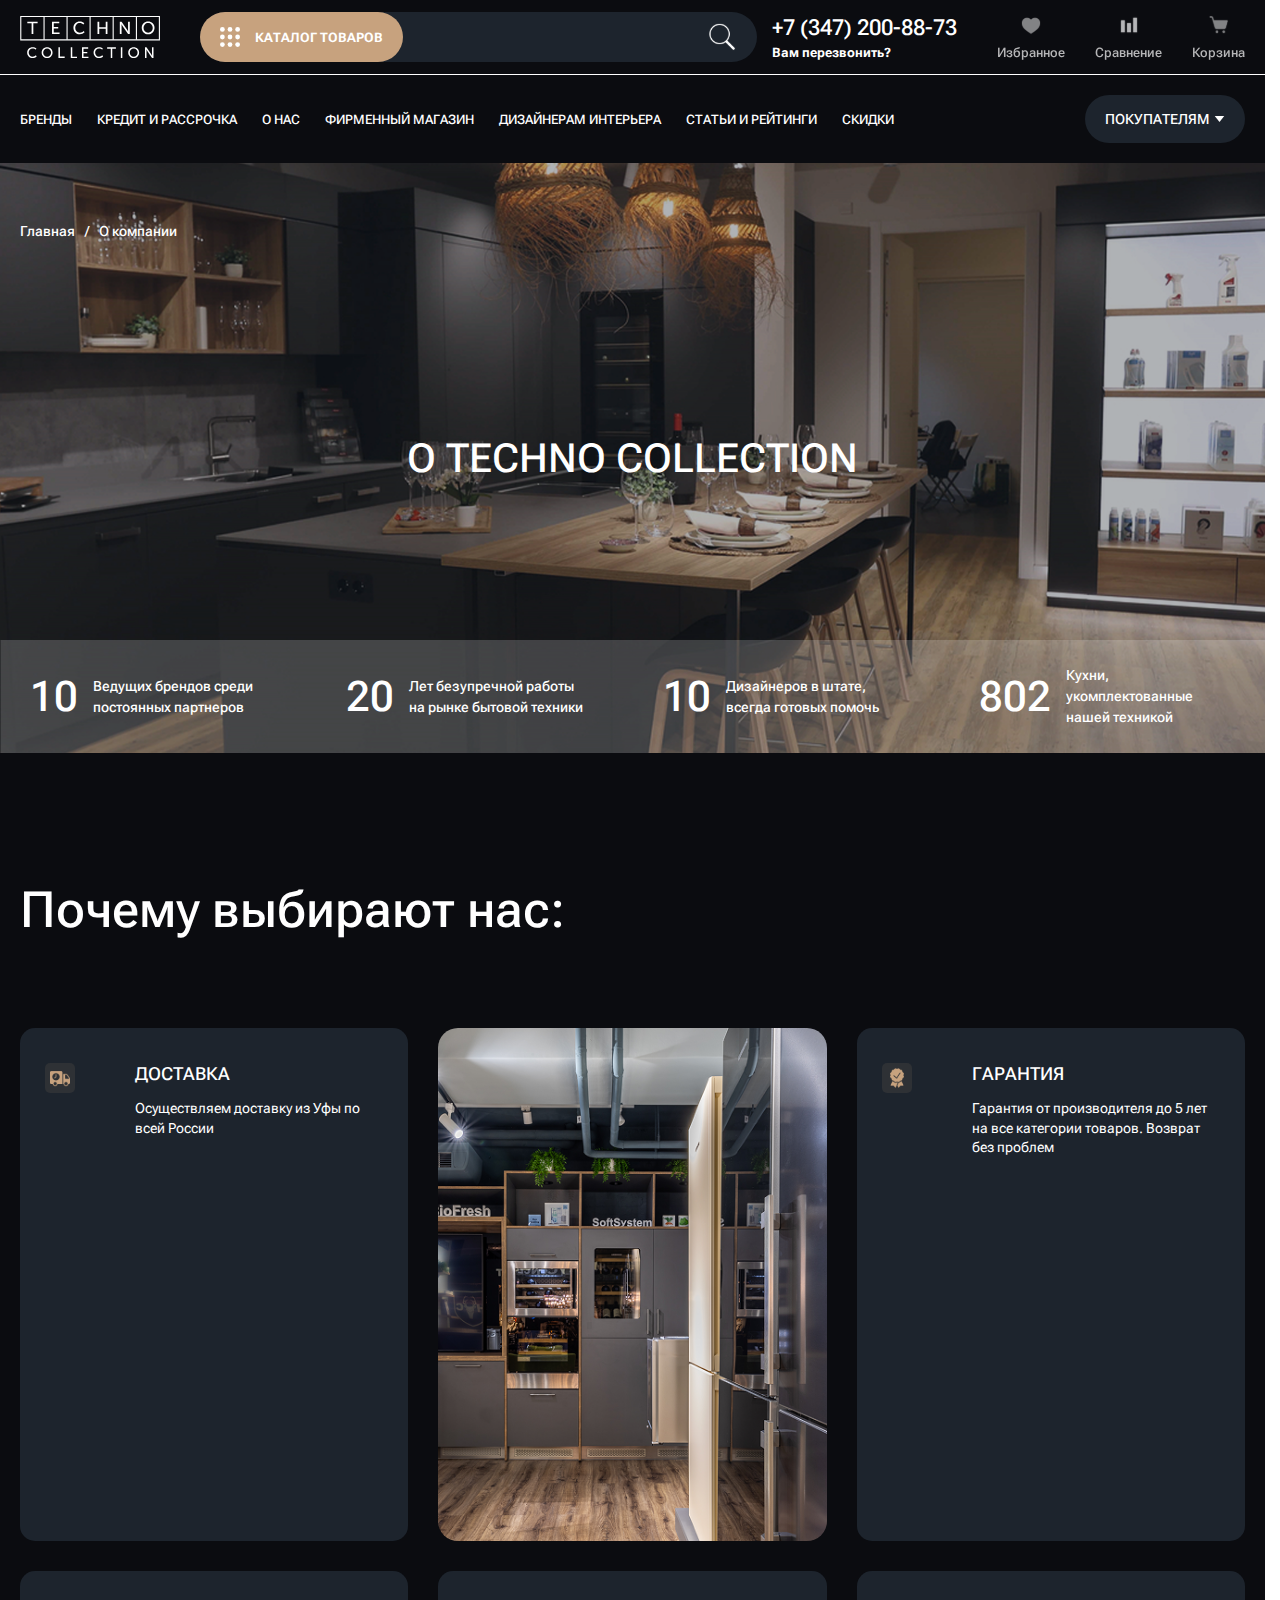
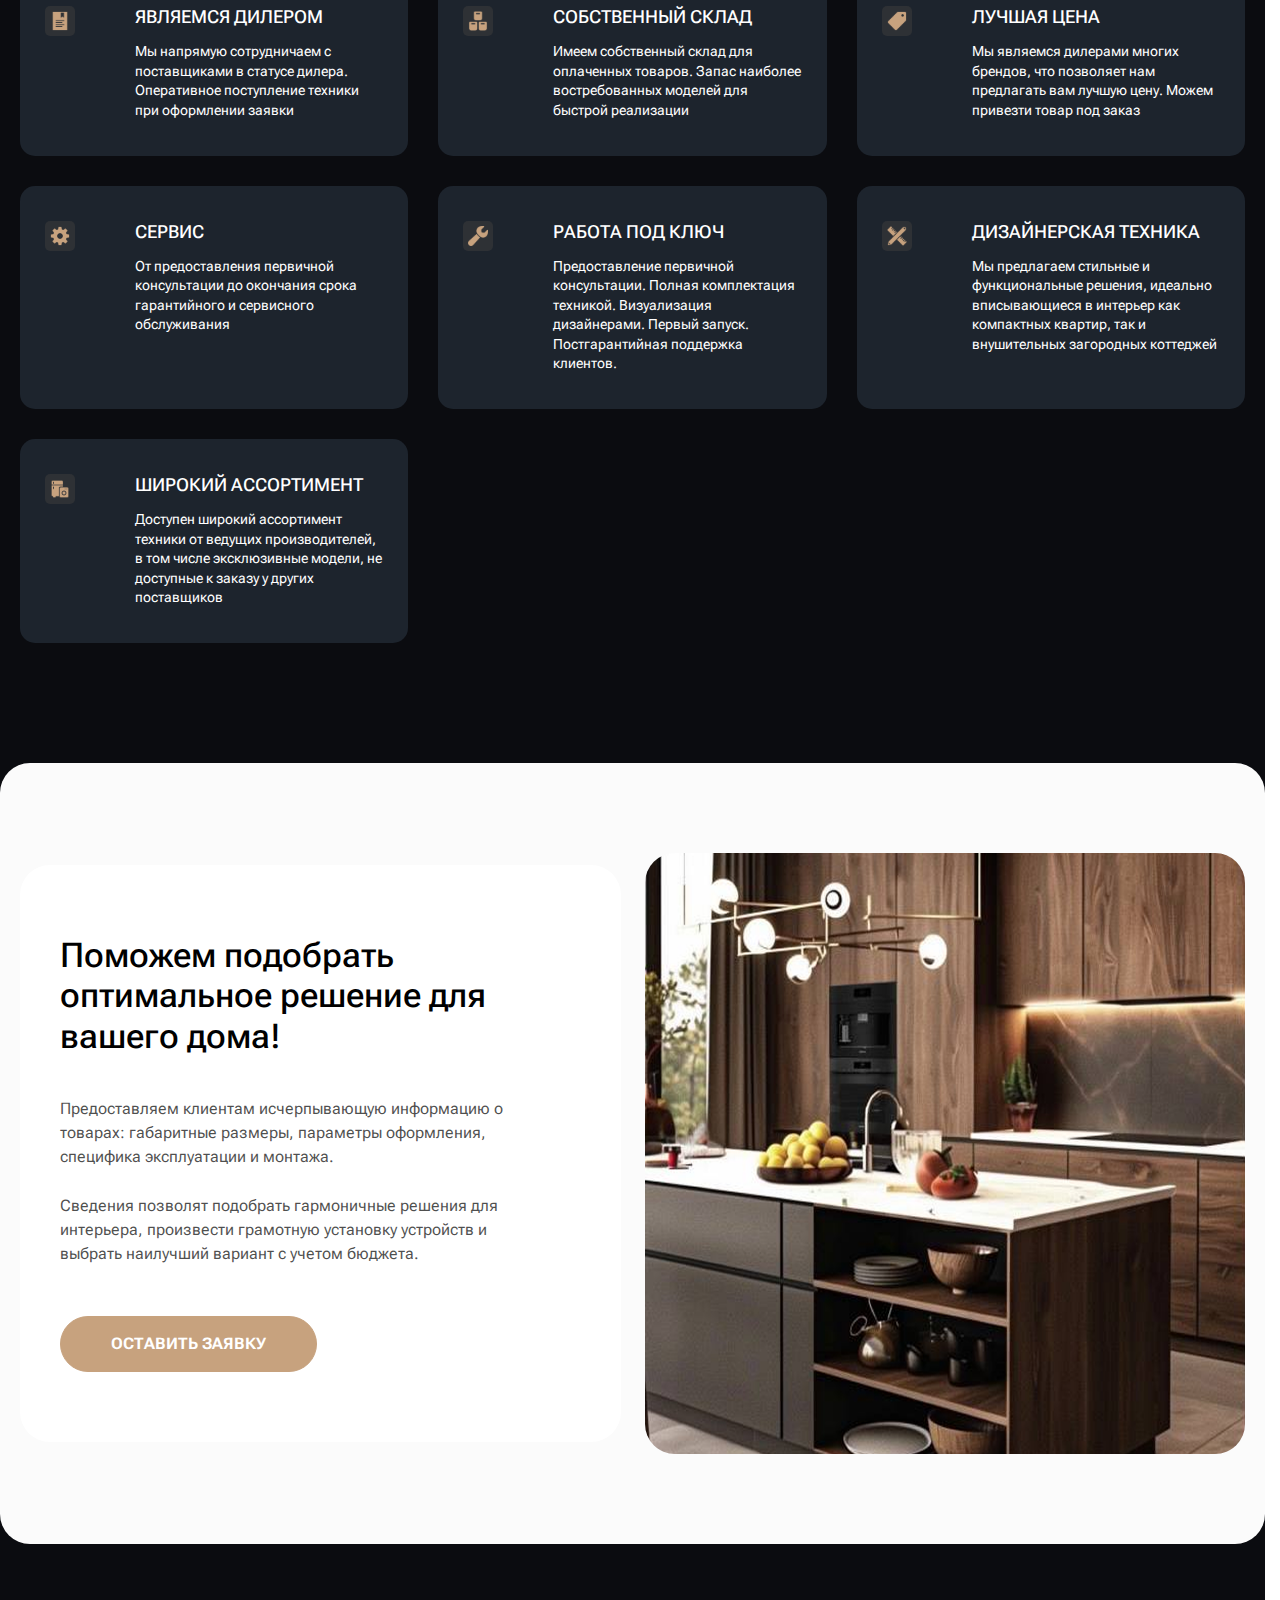
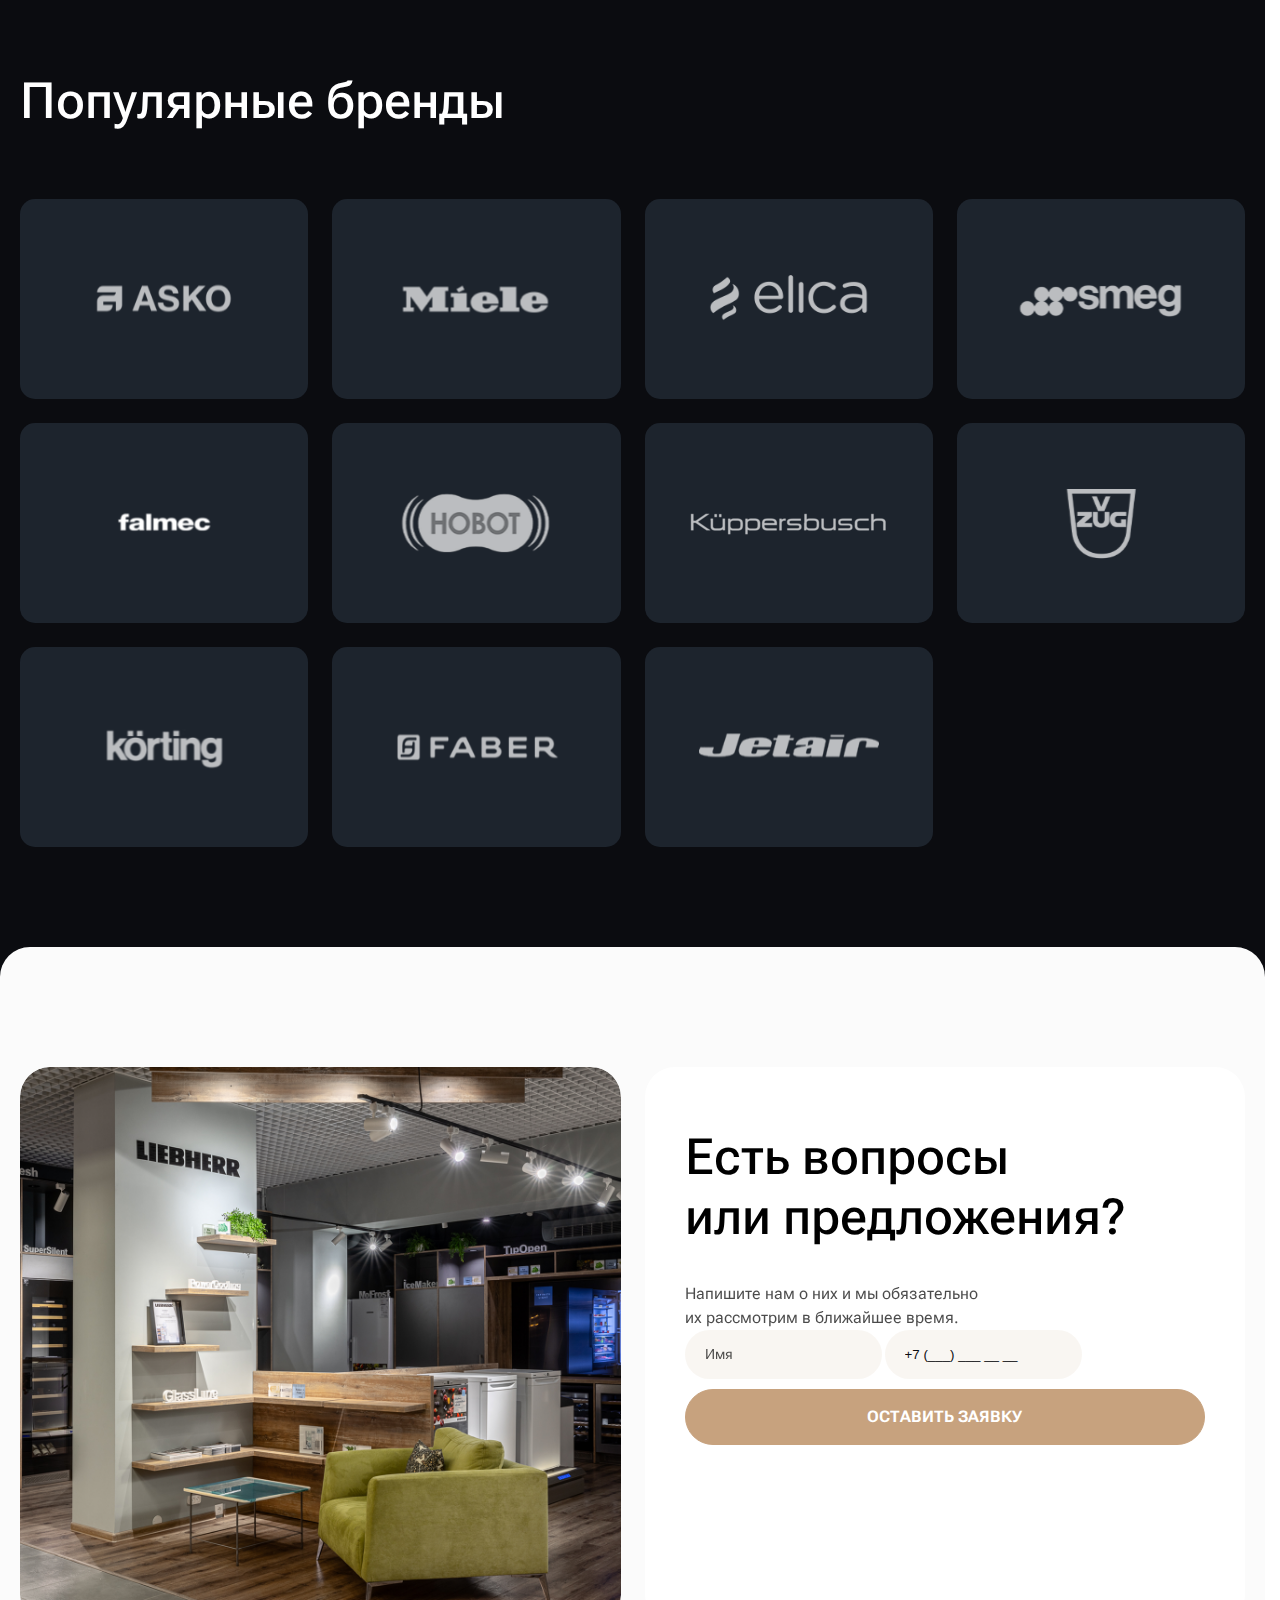
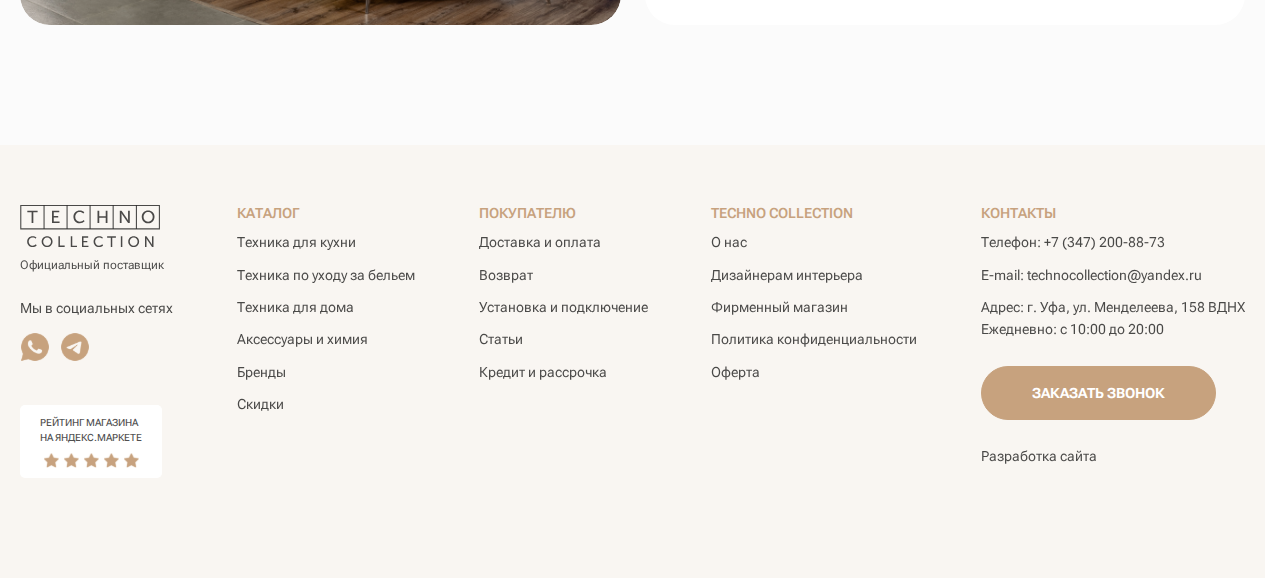
<file: about-us.html>
<!DOCTYPE html>
<html lang="en">

<head>
  <meta charset="UTF-8">
  <meta name="viewport" content="width=device-width, initial-scale=1.0">
  <title>Document</title>
  <link rel="stylesheet" href="style.css">
</head>

<body>
  <div class="wrapper">

    <header class="header">
      <div class="container header-top">
        <a href="/" class="logo">
          <img src="./img/logo-light.svg">
        </a>

        <div class="header__center">
          <label for="header-search" class="header-search">
            <button id="header-catalog-dropdown-trigger" class="header-search__button">
              <img src="./img/header-search-catalog-icon.svg">
              <span>Каталог товаров</span>
            </button>

            <input id="header-search" class="header-search__input" size="1">
            <img class="header-search__icon" src="./img/header-search-icon.svg">
          </label>

          <div class="header-phone">
            <a class="header-phone__link" href="tel:+73472008873">+7 (347) 200-88-73</a>
            <div class="header-phone__hint">Вам перезвонить?</div>
          </div>
        </div>

        <div class="header-icons">
          <a href="#" class="header-icon">
            <img src="./img/header-icons-heart.svg" alt="">
            <div class="header-icon__text">Избранное</div>
          </a>

          <a href="#" class="header-icon">
            <img src="./img/header-icons-comparisons.svg" alt="">
            <div class="header-icon__text">Сравнение</div>
          </a>

          <a href="#" class="header-icon">
            <img src="./img/header-icons-cart.svg" alt="">
            <div class="header-icon__text">Корзина</div>
          </a>
        </div>
      </div>

      <hr class="header-separator" />

      <div class="container header-bottom">
        <nav class="header-nav">
          <a href="#" class="header-nav__link">Бренды</a>
          <a href="#" class="header-nav__link">Кредит и рассрочка</a>
          <a href="#" class="header-nav__link">О нас</a>
          <a href="#" class="header-nav__link">Фирменный магазин</a>
          <a href="#" class="header-nav__link">Дизайнерам интерьера</a>
          <a href="#" class="header-nav__link">Статьи и рейтинги</a>
          <a href="#" class="header-nav__link">Скидки</a>
        </nav>

        <button id="header-customers-dropdown-trigger" class="header-customers">
          <span>Покупателям</span>
          <img src="./img/header-dropdown-arrow.svg" alt="">
        </button>
      </div>

      <div id="header-customers-dropdown" class="header-dropdown header-customers-dropdown">
        <div class="container">
          <a href="#" class="palette palette--hoverable header-customers-dropdown-item">
            <div class="header-customers-dropdown-item__title">
              Доставка <br> и занос техники
            </div>
            <div class="header-customers-dropdown-item__text">
              Доставляем технику <br> по всей России
            </div>
            <div class="header-customers-dropdown-item__link">
              <img src="./img/header-customers-dropdown-arrow.svg">
            </div>
          </a>

          <a href="#" class="palette palette--hoverable header-customers-dropdown-item">
            <div class="header-customers-dropdown-item__title">
              Самовывоз
            </div>
            <div class="header-customers-dropdown-item__text">
              Самовывоз из фирменного магазина в г. Уфа
            </div>
            <div class="header-customers-dropdown-item__link">
              <img src="./img/header-customers-dropdown-arrow.svg">
            </div>
          </a>

          <a href="#" class="palette palette--hoverable header-customers-dropdown-item">
            <div class="header-customers-dropdown-item__title">
              Рассрочка и кредит
            </div>
            <div class="header-customers-dropdown-item__text">
              Гибкие условия оплаты с возможностью оформить кредит или рассрочку
            </div>
            <div class="header-customers-dropdown-item__link">
              <img src="./img/header-customers-dropdown-arrow.svg">
            </div>
          </a>

          <div class="palette palette--hoverable header-customers-dropdown-item">
            <div class="header-customers-dropdown-item__title">
              Подбор техники<br>для дома «под&nbsp;ключ»
            </div>
            <div class="header-customers-dropdown-item__text">
              Поможем подобрать технику для дома под имеющийся дизайн-проект или без него
            </div>
          </div>

          <a href="#" class="palette palette--hoverable header-customers-dropdown-item">
            <div class="header-customers-dropdown-item__title">
              Установка техники
            </div>
            <div class="header-customers-dropdown-item__text">
              Осуществляем монтаж и настройку техники
            </div>
            <div class="header-customers-dropdown-item__link">
              <img src="./img/header-customers-dropdown-arrow.svg">
            </div>
          </a>

          <a href="#" class="palette palette--hoverable header-customers-dropdown-item">
            <div class="header-customers-dropdown-item__title">
              Возврат техники
            </div>
            <div class="header-customers-dropdown-item__text">
              Осуществляем возврат техники ненадлежащего качества в течение 14 дней
            </div>
            <div class="header-customers-dropdown-item__link">
              <img src="./img/header-customers-dropdown-arrow.svg">
            </div>
          </a>

          <a href="#" class="palette palette--hoverable header-customers-dropdown-item">
            <div class="header-customers-dropdown-item__title">
              Кэшбек до&nbsp;10%
            </div>
            <div class="header-customers-dropdown-item__text">
              Кэшбек до&nbsp;10% на всю технику Asco
            </div>
            <div class="header-customers-dropdown-item__link">
              <img src="./img/header-customers-dropdown-arrow.svg">
            </div>
          </a>

          <a href="#" class="palette palette--hoverable header-customers-dropdown-item">
            <div class="header-customers-dropdown-item__title">
              Гарантия и сервисное обслуживание
            </div>
            <div class="header-customers-dropdown-item__text">
              Гарантия от производителя до 5 лет на все категории товаров
            </div>
            <div class="header-customers-dropdown-item__link">
              <img src="./img/header-customers-dropdown-arrow.svg">
            </div>
          </a>
        </div>
      </div>

      <div id="header-catalog-dropdown" class="header-dropdown header-catalog-dropdown">
        <div class="header-catalog-dropdown__left">
          <div class="header-catalog-dropdown-menu">
            <div class="header-catalog-dropdown-menu__link header-catalog-dropdown-menu__link--active">
              <div class="header-catalog-dropdown-menu__link-icon">
                <i style="--path: url(./img/header-catalog-dropdown-oven.svg)"></i>
              </div>
              <div class="header-catalog-dropdown-menu__link-text">Техника для кухни</div>
            </div>

            <div class="header-catalog-dropdown-menu__link">
              <div class="header-catalog-dropdown-menu__link-icon">
                <i style="--path: url(./img/header-catalog-dropdown-washing-machine.svg)"></i>
              </div>
              <div class="header-catalog-dropdown-menu__link-text">Техника по уходу за бельем</div>
            </div>

            <div class="header-catalog-dropdown-menu__link">
              <div class="header-catalog-dropdown-menu__link-icon">
                <i style="--path: url(./img/header-catalog-dropdown-vacuum-cleaner.svg)"></i>
              </div>
              <div class="header-catalog-dropdown-menu__link-text">Техника для дома</div>
            </div>

            <div class="header-catalog-dropdown-menu__link">
              <div class="header-catalog-dropdown-menu__link-icon">
                <i style="--path: url(./img/header-catalog-dropdown-shampoo.svg)"></i>
              </div>
              <div class="header-catalog-dropdown-menu__link-text">Аксессуары и бытовая химия</div>
            </div>
          </div>
        </div>
        <div class="header-catalog-dropdown__right">
          <div class="header-catalog-dropdown__title">Техника для кухни</div>
          <div class="header-catalog-dropdown__links">
            <a href="#" class="header-catalog-dropdown__link">Категория 1</a>
            <a href="#" class="header-catalog-dropdown__link">Категория 2</a>
            <a href="#" class="header-catalog-dropdown__link">Категория 3</a>
            <a href="#" class="header-catalog-dropdown__link">Категория 4</a>
            <a href="#" class="header-catalog-dropdown__link">Категория 5</a>
            <a href="#" class="header-catalog-dropdown__link">Категория 6</a>
            <a href="#" class="header-catalog-dropdown__link">Категория 7</a>
            <a href="#" class="header-catalog-dropdown__link">Категория 8</a>
            <a href="#" class="header-catalog-dropdown__link">Категория 9</a>
            <a href="#" class="header-catalog-dropdown__link">Категория 10</a>
            <a href="#" class="header-catalog-dropdown__link">Категория 11</a>
            <a href="#" class="header-catalog-dropdown__link">Категория 12</a>
          </div>
        </div>
      </div>
    </header>

    <nav class="navbar">
      <div class="container">
        <div class="navbar__items">
          <a href="#" class="navbar__item">
            <div class="navbar__icon">
              <img src="./img/navbar-catalog-icon.svg" alt="" srcset="">
            </div>
            <div class="navbar__text">Каталог</div>
          </a>

          <a href="#" class="navbar__item">
            <div class="navbar__icon">
              <img src="./img/navbar-cart-icon.svg" alt="" srcset="">
            </div>
            <div class="navbar__text">Корзина</div>
          </a>

          <a href="#" class="navbar__item">
            <div class="navbar__icon">
              <img src="./img/navbar-diagram-icon.svg" alt="" srcset="">
            </div>
            <div class="navbar__text">Сравнение</div>
          </a>

          <a href="#" class="navbar__item">
            <div class="navbar__icon">
              <img src="./img/navbar-heart-icon.svg" alt="" srcset="">
            </div>
            <div class="navbar__text">Избранное</div>
          </a>
        </div>
      </div>
    </nav>

    <section class="banner banner--big">
      <img class="banner__image" src="./img/aboutus-banner.png">

      <div class="container">
        <div class="banner__content">
          <div class="breadcrumbs breadcrumbs--white banner__breadcrumbs">
            <span class="breadcrumbs__item">Главная</span>
            <span class="breadcrumbs__item">О компании</span>
          </div>

          <div class="banner__center banner__title">о Techno Collection</div>
        </div>
      </div>

      <div class="banner__bottom banner-advantages">
        <div class="banner-advantages__card">
          <div class="banner-advantages__number">10</div>
          <div class="banner-advantages__text">Ведущих брендов среди постоянных партнеров</div>
        </div>
        <div class="banner-advantages__card">
          <div class="banner-advantages__number">20</div>
          <div class="banner-advantages__text">Лет безупречной работы на рынке бытовой техники</div>
        </div>
        <div class="banner-advantages__card">
          <div class="banner-advantages__number">10</div>
          <div class="banner-advantages__text">Дизайнеров в штате, всегда готовых помочь</div>
        </div>
        <div class="banner-advantages__card">
          <div class="banner-advantages__number">802</div>
          <div class="banner-advantages__text">Кухни, укомплектованные нашей техникой</div>
        </div>
      </div>
    </section>

    <section class="section advantages">
      <div class="container">
        <h2 class="section__title section__title--white">
          Почему выбирают нас:
        </h2>

        <div class="advantages-block">
          <div class="advantages-card palette palette--hoverable">
            <div class="advantages-card__icon-box">
              <div class="advantages-card__icon">
                <img src="./img/home-about-icon-delivery.svg" alt="">
              </div>
            </div>
            <div class="advantages-card__content">
              <div class="advantages-card__title">ДОСТАВКА</div>
              <div class="advantages-card__text">Осуществляем доставку из Уфы по всей России</div>
            </div>
          </div>
          <div class="advantages-card--photo">
            <img src="./img/advantages-photo.png" alt="">
          </div>
          <div class="advantages-card palette palette--hoverable">
            <div class="advantages-card__icon-box">
              <div class="advantages-card__icon">
                <img src="./img/home-about-icon-guarantee.svg" alt="">
              </div>
            </div>
            <div class="advantages-card__content">
              <div class="advantages-card__title">ГАРАНТИЯ</div>
              <div class="advantages-card__text">Гарантия от производителя до 5 лет на все категории товаров. Возврат
                без проблем</div>
            </div>
          </div>
          <div class="advantages-card palette palette--hoverable">
            <div class="advantages-card__icon-box">
              <div class="advantages-card__icon">
                <img src="./img/home-about-icon-dealer.svg" alt="">
              </div>
            </div>
            <div class="advantages-card__content">
              <div class="advantages-card__title">ЯВЛЯЕМСЯ ДИЛЕРОМ</div>
              <div class="advantages-card__text">Мы напрямую сотрудничаем с поставщиками в статусе дилера. Оперативное
                поступление техники при оформлении заявки</div>
            </div>
          </div>
          <div class="advantages-card palette palette--hoverable">
            <div class="advantages-card__icon-box">
              <div class="advantages-card__icon">
                <img src="./img/home-about-icon-storage.svg" alt="">
              </div>
            </div>
            <div class="advantages-card__content">
              <div class="advantages-card__title">СОБСТВЕННЫЙ СКЛАД</div>
              <div class="advantages-card__text">Имеем собственный склад для оплаченных товаров. Запас наиболее
                востребованных моделей для быстрой реализации</div>
            </div>
          </div>
          <div class="advantages-card palette palette--hoverable">
            <div class="advantages-card__icon-box">
              <div class="advantages-card__icon">
                <img src="./img/home-about-icon-best-price.svg" alt="">
              </div>
            </div>
            <div class="advantages-card__content">
              <div class="advantages-card__title">ЛУЧШАЯ ЦЕНА</div>
              <div class="advantages-card__text">Мы являемся дилерами многих брендов, что позволяет нам предлагать вам
                лучшую цену. Можем привезти товар под заказ</div>
            </div>
          </div>
          <div class="advantages-card palette palette--hoverable">
            <div class="advantages-card__icon-box">
              <div class="advantages-card__icon">
                <img src="./img/home-about-icon-service.svg" alt="">
              </div>
            </div>
            <div class="advantages-card__content">
              <div class="advantages-card__title">СЕРВИС</div>
              <div class="advantages-card__text">От предоставления первичной консультации до окончания срока
                гарантийного и сервисного обслуживания</div>
            </div>
          </div>
          <div class="advantages-card palette palette--hoverable">
            <div class="advantages-card__icon-box">
              <div class="advantages-card__icon">
                <img src="./img/home-about-icon-key.svg" alt="">
              </div>
            </div>
            <div class="advantages-card__content">
              <div class="advantages-card__title">РАБОТА ПОД КЛЮЧ</div>
              <div class="advantages-card__text">Предоставление первичной консультации. Полная комплектация техникой.
                Визуализация дизайнерами. Первый запуск. Постгарантийная поддержка клиентов. </div>
            </div>
          </div>
          <div class="advantages-card palette palette--hoverable">
            <div class="advantages-card__icon-box">
              <div class="advantages-card__icon">
                <img src="./img/home-about-icon-design.svg" alt="">
              </div>
            </div>
            <div class="advantages-card__content">
              <div class="advantages-card__title">ДИЗАЙНЕРСКАЯ ТЕХНИКА</div>
              <div class="advantages-card__text">Мы предлагаем стильные и функциональные решения, идеально вписывающиеся
                в интерьер как компактных квартир, так и внушительных загородных коттеджей</div>
            </div>
          </div>
          <div class="advantages-card palette palette--hoverable">
            <div class="advantages-card__icon-box">
              <div class="advantages-card__icon">
                <img src="./img/home-about-icon-assortment.svg" alt="">
              </div>
            </div>
            <div class="advantages-card__content">
              <div class="advantages-card__title">ШИРОКИЙ АССОРТИМЕНТ</div>
              <div class="advantages-card__text">Доступен широкий ассортимент техники от ведущих производителей, в том
                числе эксклюзивные модели, не доступные к заказу у других поставщиков</div>
            </div>
          </div>
        </div>
      </div>
    </section>

    <section class="section about-us-advice section--round-bottom section--round-top">
      <div class="container">
        <div class="about-us-advice__content">
          <div class="about-us-advice__title">Поможем подобрать оптимальное решение для вашего дома!</div>
          <div class="about-us-advice__text">
            <p>
              Предоставляем клиентам исчерпывающую информацию о товарах: габаритные размеры,
              параметры оформления, специфика эксплуатации и монтажа.
            </p>
            <p>
              Сведения позволят подобрать гармоничные решения для интерьера, произвести
              грамотную установку устройств и выбрать наилучший вариант с
              учетом бюджета.
            </p>
          </div>
          <button class="about-us-advice__button button">ОСТАВИТЬ ЗАЯВКУ</button>
        </div>
        <div class="about-us-advice__image">
          <img src="./img/advice-image.png" alt="">
        </div>
      </div>
    </section>

    <section class="section brands">
      <div class="container">
        <h2 class="section__title section__title--white">Популярные бренды</h2>

        <div class="brands__content">
          <div class="palette brand-card">
            <img class="brand-card__image" src="./img/brand-asko.svg" alt="">
            <div class="brand-card__text">
              Популярный шведский бренд бытовой техники. Продукция компании поражает дизайном и функционалом.
            </div>
          </div>
          <div class="palette brand-card">
            <img class="brand-card__image" src="./img/brand-miele.svg" alt="">
            <div class="brand-card__text">
              Немецкий производитель премиальной техники, предлагающий все необходимое для комфортной жизни.
            </div>
          </div>
          <div class="palette brand-card">
            <img class="brand-card__image" src="./img/brand-elica.svg" alt="">
            <div class="brand-card__text">
              Итальянский бренд, славящийся своими вытяжками и воздухоочистителями.
            </div>
          </div>
          <div class="palette brand-card">
            <img class="brand-card__image" src="./img/brand-smeg.svg" alt="">
            <div class="brand-card__text">
              Итальянский бренд бытовой техники с особым отношением к надежности и дизайну. Продукция идеальна снаружи и
              внутри.
            </div>
          </div>
          <div class="palette brand-card">
            <img class="brand-card__image" src="./img/brand-falmec.svg" alt="">
            <div class="brand-card__text">
              Популярный итальянский производитель бытовой техники с богатым ассортиментом и вниманием к мелочам.
            </div>
          </div>
          <div class="palette brand-card">
            <img class="brand-card__image" src="./img/brand-hobot.svg" alt="">
            <div class="brand-card__text">
              Hobot – основана в 2010 г., производит высокотехнологичное оборудование для бытового использования.
            </div>
          </div>
          <div class="palette brand-card">
            <img class="brand-card__image" class="brand-card__image" src="./img/brand-kuppersbush.svg" alt="">
            <div class="brand-card__text">
              Немецкий бренд, основанный в 1875 г. Специализируется на производстве духовых шкафов, варочных панелей,
              вытяжек и пр.
            </div>
          </div>
          <div class="palette brand-card">
            <img class="brand-card__image" src="./img/brand-zug.svg" alt="">
            <div class="brand-card__text">
              Ведущий премиальный швейцарский производитель, специализирующийся на технике для кухни.
            </div>
          </div>
          <div class="palette brand-card">
            <img class="brand-card__image" src="./img/brand-korting.svg" alt="">
            <div class="brand-card__text">
              Один из старейших немецких брендов, основанный в 1889 году. Покупателям доступно множество встраиваемой и
              отдельностоящей техники.
            </div>
          </div>
          <div class="palette brand-card">
            <img class="brand-card__image" src="./img/brand-faber.svg" alt="">
            <div class="brand-card__text">
              Крупный итальянский бренд, специализирующийся на вытяжках.
            </div>
          </div>
          <div class="palette brand-card">
            <img class="brand-card__image" src="./img/brand-jetair.svg" alt="">
            <div class="brand-card__text">
              JETAIR – крупный итальянский производитель вытяжек, работающий с 1984 года.
            </div>
          </div>
        </div>
      </div>
    </section>

    <section class="section section--round-top home-questions-or-propositions">
      <div class="container form">
        <div class="form__image">
          <img src="./img/form-questions-and-propositions-image.png" alt="">
        </div>

        <div class="form__content">
          <h2 class="form__title section__title">Есть вопросы<br /> или предложения?</h2>

          <div class="form__subtitle">
            Напишите нам о них и мы обязательно<br /> их рассмотрим в ближайшее время.
          </div>

          <div class="form__panel">
            <input type="text" class="form__input" placeholder="Имя">
            <input data-form-phone-number type="text" class="form__input" placeholder="+7 (___) ___ __ __">
            <button class="button button--block form__button">ОСТАВИТЬ ЗАЯВКУ</button>
          </div>
        </div>
      </div>
    </section>

    <footer class="footer">
      <div class="container">
        <div class="footer-column footer-main-column">
          <a class="logo" href="#">
            <img src="./img/logo-dark.svg" alt="">
          </a>

          <div class="footer-column__under-logo">Официальный поставщик</div>

          <div class="footer-social-media">
            <div class="footer-social-media__text footer-column__text">Мы в социальных сетях</div>
            <div class="footer-social-media__icons">
              <a href="#">
                <img src="./img/icon-whatsapp.svg" alt="">
              </a>
              <a href="#">
                <img src="./img/icon-telegramm.svg" alt="">
              </a>
            </div>
          </div>

          <div class="rating-badge footer__rating-badge">
            <div class="rating-badge__title">
              Рейтинг магазина <br /> на Яндекс.Маркете
            </div>
            <div class="rating-badge__stars">
              <img src="./img/rating-badge-star.svg" alt="">
              <img src="./img/rating-badge-star.svg" alt="">
              <img src="./img/rating-badge-star.svg" alt="">
              <img src="./img/rating-badge-star.svg" alt="">
              <img src="./img/rating-badge-star.svg" alt="">
            </div>
          </div>
        </div>
        <div class="footer-column">
          <div class="footer-column__title">КАТАЛОГ</div>
          <a href="#" class="footer-column__text">Техника для кухни</a>
          <a href="#" class="footer-column__text">Техника по уходу за бельем</a>
          <a href="#" class="footer-column__text">Техника для дома</a>
          <a href="#" class="footer-column__text">Аксессуары и химия</a>
          <a href="#" class="footer-column__text">Бренды</a>
          <a href="#" class="footer-column__text">Скидки</a>
        </div>
        <div class="footer-column">
          <div class="footer-column__title">ПОКУПАТЕЛЮ</div>
          <a href="#" class="footer-column__text">Доставка и оплата</a>
          <a href="#" class="footer-column__text">Возврат</a>
          <a href="#" class="footer-column__text">Установка и подключение</a>
          <a href="#" class="footer-column__text">Статьи</a>
          <a href="#" class="footer-column__text">Кредит и рассрочка</a>
        </div>
        <div class="footer-column">
          <div class="footer-column__title">TECHNO COLLECTION</div>
          <a href="#" class="footer-column__text">О нас</a>
          <a href="#" class="footer-column__text">Дизайнерам интерьера</a>
          <a href="#" class="footer-column__text">Фирменный магазин</a>
          <a href="#" class="footer-column__text">Политика конфиденциальности</a>
          <a href="#" class="footer-column__text">Оферта</a>
        </div>
        <div class="footer-column">
          <div class="footer-column__title">КОНТАКТЫ</div>
          <a href="tel:+73472008873" class="footer-column__text">Телефон: +7 (347) 200-88-73</a>
          <a href="mailto:technocollection@yandex.ru" class="footer-column__text">E-mail: technocollection@yandex.ru</a>
          <a class="footer-column__text">Адрес: г. Уфа, ул. Менделеева, 158 ВДНХ<br /> Ежедневно: с 10:00 до 20:00</a>
          <button class="footer-column__button button">ЗАКАЗАТЬ ЗВОНОК</button>
          <a href="#" class="footer-column__text">Разработка сайта</a>
        </div>
      </div>
    </footer>

  </div>
  <script src="app.js"></script>
</body>

</html>
</file>
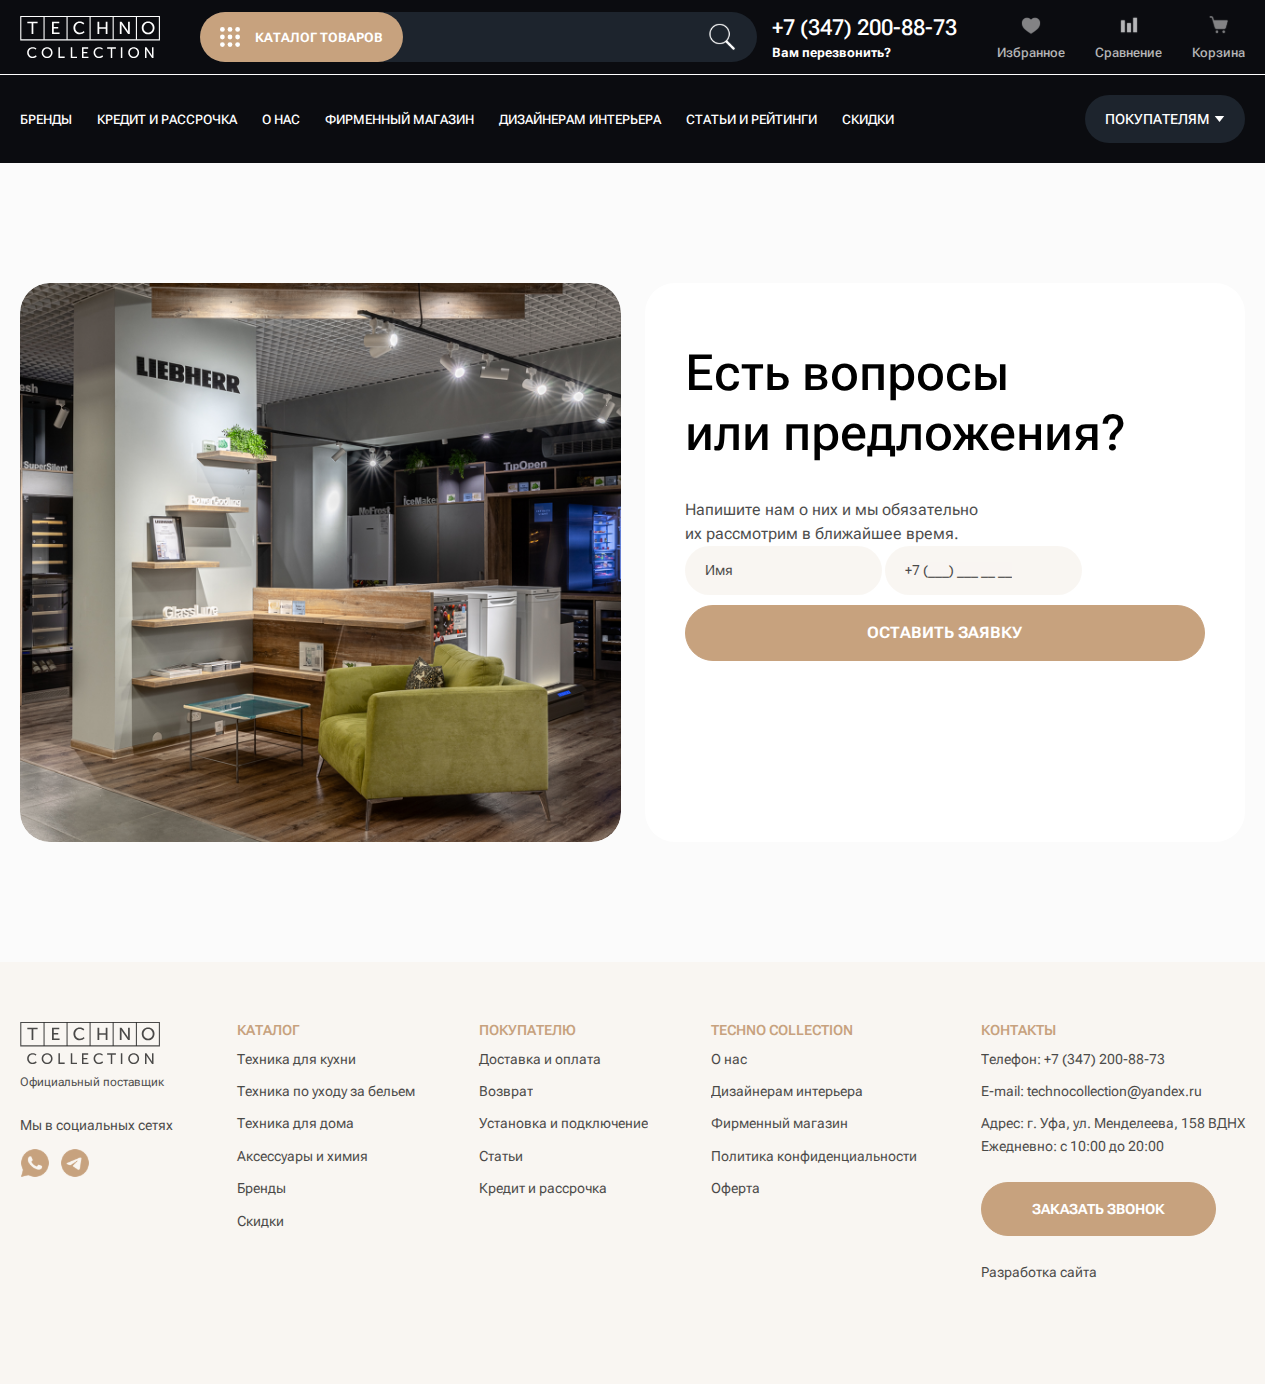
<file: aboutUs.html>
<!DOCTYPE html>
<html lang="en">
<head>
  <meta charset="UTF-8">
  <meta name="viewport" content="width=device-width, initial-scale=1.0">
  <title>Document</title>
  <link rel="stylesheet" href="style.css">
</head>
<body>
  <div class="wrapper">

    <header class="header">
      <div class="container header-top">
        <a href="/" class="logo">
          <img src="./img/logo-light.svg">
        </a>

        <div class="header__center">
          <label for="header-search" class="header-search">
            <button id="header-catalog-dropdown-trigger" class="header-search__button">
              <img src="./img/header-search-catalog-icon.svg">
              <span>Каталог товаров</span>
            </button>

            <input id="header-search" class="header-search__input">
            <img class="header-search__icon" src="./img/header-search-icon.svg">
          </label>

          <div class="header-phone">
            <a class="header-phone__link" href="tel:+73472008873">+7 (347) 200-88-73</a>
            <div class="header-phone__hint">Вам перезвонить?</div>
          </div>
        </div>

        <div class="header-icons">
          <a href="#" class="header-icon">
            <img src="./img/header-icons-heart.svg" alt="">
            <div class="header-icon__text">Избранное</div>
          </a>

          <a href="#" class="header-icon">
            <img src="./img/header-icons-comparisons.svg" alt="">
            <div class="header-icon__text">Сравнение</div>
          </a>

          <a href="#" class="header-icon">
            <img src="./img/header-icons-cart.svg" alt="">
            <div class="header-icon__text">Корзина</div>
          </a>
        </div>
      </div>

      <hr class="header-separator" />

      <div class="container header-bottom">
        <nav class="header-nav">
          <a href="#" class="header-nav__link">Бренды</a>
          <a href="#" class="header-nav__link">Кредит и рассрочка</a>
          <a href="#" class="header-nav__link">О нас</a>
          <a href="#" class="header-nav__link">Фирменный магазин</a>
          <a href="#" class="header-nav__link">Дизайнерам интерьера</a>
          <a href="#" class="header-nav__link">Статьи и рейтинги</a>
          <a href="#" class="header-nav__link">Скидки</a>
        </nav>

        <button id="header-customers-dropdown-trigger" class="header-customers">
          <span>Покупателям</span>
          <img src="./img/header-dropdown-arrow.svg" alt="">
        </button>
      </div>

      <div id="header-customers-dropdown" class="header-dropdown header-customers-dropdown">
        <div class="container">
          <a href="#" class="palette palette--hoverable header-customers-dropdown-item">
            <div class="header-customers-dropdown-item__title">
              Доставка <br> и занос техники
            </div>
            <div class="header-customers-dropdown-item__text">
              Доставляем технику <br> по всей России
            </div>
            <div class="header-customers-dropdown-item__link">
              <img src="./img/header-customers-dropdown-arrow.svg">
            </div>
          </a>

          <a href="#" class="palette palette--hoverable header-customers-dropdown-item">
            <div class="header-customers-dropdown-item__title">
              Самовывоз
            </div>
            <div class="header-customers-dropdown-item__text">
              Самовывоз из фирменного магазина в г. Уфа
            </div>
            <div class="header-customers-dropdown-item__link">
              <img src="./img/header-customers-dropdown-arrow.svg">
            </div>
          </a>

          <a href="#" class="palette palette--hoverable header-customers-dropdown-item">
            <div class="header-customers-dropdown-item__title">
              Рассрочка и кредит
            </div>
            <div class="header-customers-dropdown-item__text">
              Гибкие условия оплаты с возможностью оформить кредит или рассрочку
            </div>
            <div class="header-customers-dropdown-item__link">
              <img src="./img/header-customers-dropdown-arrow.svg">
            </div>
          </a>

          <div class="palette palette--hoverable header-customers-dropdown-item">
            <div class="header-customers-dropdown-item__title">
              Подбор техники<br>для дома «под&nbsp;ключ»
            </div>
            <div class="header-customers-dropdown-item__text">
              Поможем подобрать технику для дома под имеющийся дизайн-проект или без него
            </div>
          </div>

          <a href="#" class="palette palette--hoverable header-customers-dropdown-item">
            <div class="header-customers-dropdown-item__title">
              Установка техники
            </div>
            <div class="header-customers-dropdown-item__text">
              Осуществляем монтаж и настройку техники
            </div>
            <div class="header-customers-dropdown-item__link">
              <img src="./img/header-customers-dropdown-arrow.svg">
            </div>
          </a>

          <a href="#" class="palette palette--hoverable header-customers-dropdown-item">
            <div class="header-customers-dropdown-item__title">
              Возврат техники
            </div>
            <div class="header-customers-dropdown-item__text">
              Осуществляем возврат техники ненадлежащего качества в течение 14 дней
            </div>
            <div class="header-customers-dropdown-item__link">
              <img src="./img/header-customers-dropdown-arrow.svg">
            </div>
          </a>

          <a href="#" class="palette palette--hoverable header-customers-dropdown-item">
            <div class="header-customers-dropdown-item__title">
              Кэшбек до&nbsp;10%
            </div>
            <div class="header-customers-dropdown-item__text">
              Кэшбек до&nbsp;10% на всю технику Asco
            </div>
            <div class="header-customers-dropdown-item__link">
              <img src="./img/header-customers-dropdown-arrow.svg">
            </div>
          </a>

          <a href="#" class="palette palette--hoverable header-customers-dropdown-item">
            <div class="header-customers-dropdown-item__title">
              Гарантия и сервисное обслуживание
            </div>
            <div class="header-customers-dropdown-item__text">
              Гарантия от производителя до 5 лет на все категории товаров
            </div>
            <div class="header-customers-dropdown-item__link">
              <img src="./img/header-customers-dropdown-arrow.svg">
            </div>
          </a>
        </div>
      </div>

      <div id="header-catalog-dropdown" class="header-dropdown header-catalog-dropdown">
        <div class="header-catalog-dropdown__left">
          <div class="header-catalog-dropdown-menu">
            <div class="header-catalog-dropdown-menu__link header-catalog-dropdown-menu__link--active">
              <div class="header-catalog-dropdown-menu__link-icon">
                <i style="--path: url(./img/header-catalog-dropdown-oven.svg)"></i>
              </div>
              <div class="header-catalog-dropdown-menu__link-text">Техника для кухни</div>
            </div>

            <div class="header-catalog-dropdown-menu__link">
              <div class="header-catalog-dropdown-menu__link-icon">
                <i style="--path: url(./img/header-catalog-dropdown-washing-machine.svg)"></i>
              </div>
              <div class="header-catalog-dropdown-menu__link-text">Техника по уходу за бельем</div>
            </div>

            <div class="header-catalog-dropdown-menu__link">
              <div class="header-catalog-dropdown-menu__link-icon">
                <i style="--path: url(./img/header-catalog-dropdown-vacuum-cleaner.svg)"></i>
              </div>
              <div class="header-catalog-dropdown-menu__link-text">Техника для дома</div>
            </div>

            <div class="header-catalog-dropdown-menu__link">
              <div class="header-catalog-dropdown-menu__link-icon">
                <i style="--path: url(./img/header-catalog-dropdown-shampoo.svg)"></i>
              </div>
              <div class="header-catalog-dropdown-menu__link-text">Аксессуары и бытовая химия</div>
            </div>
          </div>
        </div>
        <div class="header-catalog-dropdown__right">
          <div class="header-catalog-dropdown__title">Техника для кухни</div>
          <div class="header-catalog-dropdown__links">
            <a href="#" class="header-catalog-dropdown__link">Категория 1</a>
            <a href="#" class="header-catalog-dropdown__link">Категория 2</a>
            <a href="#" class="header-catalog-dropdown__link">Категория 3</a>
            <a href="#" class="header-catalog-dropdown__link">Категория 4</a>
            <a href="#" class="header-catalog-dropdown__link">Категория 5</a>
            <a href="#" class="header-catalog-dropdown__link">Категория 6</a>
            <a href="#" class="header-catalog-dropdown__link">Категория 7</a>
            <a href="#" class="header-catalog-dropdown__link">Категория 8</a>
            <a href="#" class="header-catalog-dropdown__link">Категория 9</a>
            <a href="#" class="header-catalog-dropdown__link">Категория 10</a>
            <a href="#" class="header-catalog-dropdown__link">Категория 11</a>
            <a href="#" class="header-catalog-dropdown__link">Категория 12</a>
          </div>
        </div>
      </div>
    </header>

    <section class="section home-questions-or-propositions">
      <div class="container form">
        <div class="form__image">
          <img src="./img/form-questions-and-propositions-image.png" alt="">
        </div>

        <div class="form__content">
          <h2 class="form__title section__title">Есть вопросы<br /> или предложения?</h2>

          <div class="form__subtitle">
            Напишите нам о них и мы обязательно<br /> их рассмотрим в ближайшее время.
          </div>

          <div class="form__panel">
            <input type="text" class="form__input" placeholder="Имя">
            <input type="text" class="form__input" placeholder="+7 (___) ___ __ __">
            <button class="button button--block form__button">ОСТАВИТЬ ЗАЯВКУ</button>
          </div>
        </div>
      </div>
    </section>

    <footer class="footer">
      <div class="container">
        <div class="footer-column footer-main-column">
          <a class="logo" href="#">
            <img src="./img/logo-dark.svg" alt="">
          </a>

          <div class="footer-column__under-logo">Официальный поставщик</div>

          <div class="footer-social-media">
            <div class="footer-social-media__text footer-column__text">Мы в социальных сетях</div>
            <div class="footer-social-media__icons">
              <a href="#">
                <img src="./img/icon-whatsapp.svg" alt="">
              </a>
              <a href="#">
                <img src="./img/icon-telegramm.svg" alt="">
              </a>
            </div>
          </div>
        </div>
        <div class="footer-column">
          <div class="footer-column__title">КАТАЛОГ</div>
          <a href="#" class="footer-column__text">Техника для кухни</a>
          <a href="#" class="footer-column__text">Техника по уходу за бельем</a>
          <a href="#" class="footer-column__text">Техника для дома</a>
          <a href="#" class="footer-column__text">Аксессуары и химия</a>
          <a href="#" class="footer-column__text">Бренды</a>
          <a href="#" class="footer-column__text">Скидки</a>
        </div>
        <div class="footer-column">
          <div class="footer-column__title">ПОКУПАТЕЛЮ</div>
          <a href="#" class="footer-column__text">Доставка и оплата</a>
          <a href="#" class="footer-column__text">Возврат</a>
          <a href="#" class="footer-column__text">Установка и подключение</a>
          <a href="#" class="footer-column__text">Статьи</a>
          <a href="#" class="footer-column__text">Кредит и рассрочка</a>
        </div>
        <div class="footer-column">
          <div class="footer-column__title">TECHNO COLLECTION</div>
          <a href="#" class="footer-column__text">О нас</a>
          <a href="#" class="footer-column__text">Дизайнерам интерьера</a>
          <a href="#" class="footer-column__text">Фирменный магазин</a>
          <a href="#" class="footer-column__text">Политика конфиденциальности</a>
          <a href="#" class="footer-column__text">Оферта</a>
        </div>
        <div class="footer-column">
          <div class="footer-column__title">КОНТАКТЫ</div>
          <a href="tel:+73472008873" class="footer-column__text">Телефон: +7 (347) 200-88-73</a>
          <a href="mailto:technocollection@yandex.ru" class="footer-column__text">E-mail: technocollection@yandex.ru</a>
          <a class="footer-column__text">Адрес: г. Уфа, ул. Менделеева, 158 ВДНХ<br /> Ежедневно: с 10:00 до 20:00</a>
          <button class="footer-column__button button">ЗАКАЗАТЬ ЗВОНОК</button>
          <a href="#" class="footer-column__text">Разработка сайта</a>
        </div>
      </div>
    </footer>

  </div>
  <script src="app.js"></script>
</body>
</html>
</file>
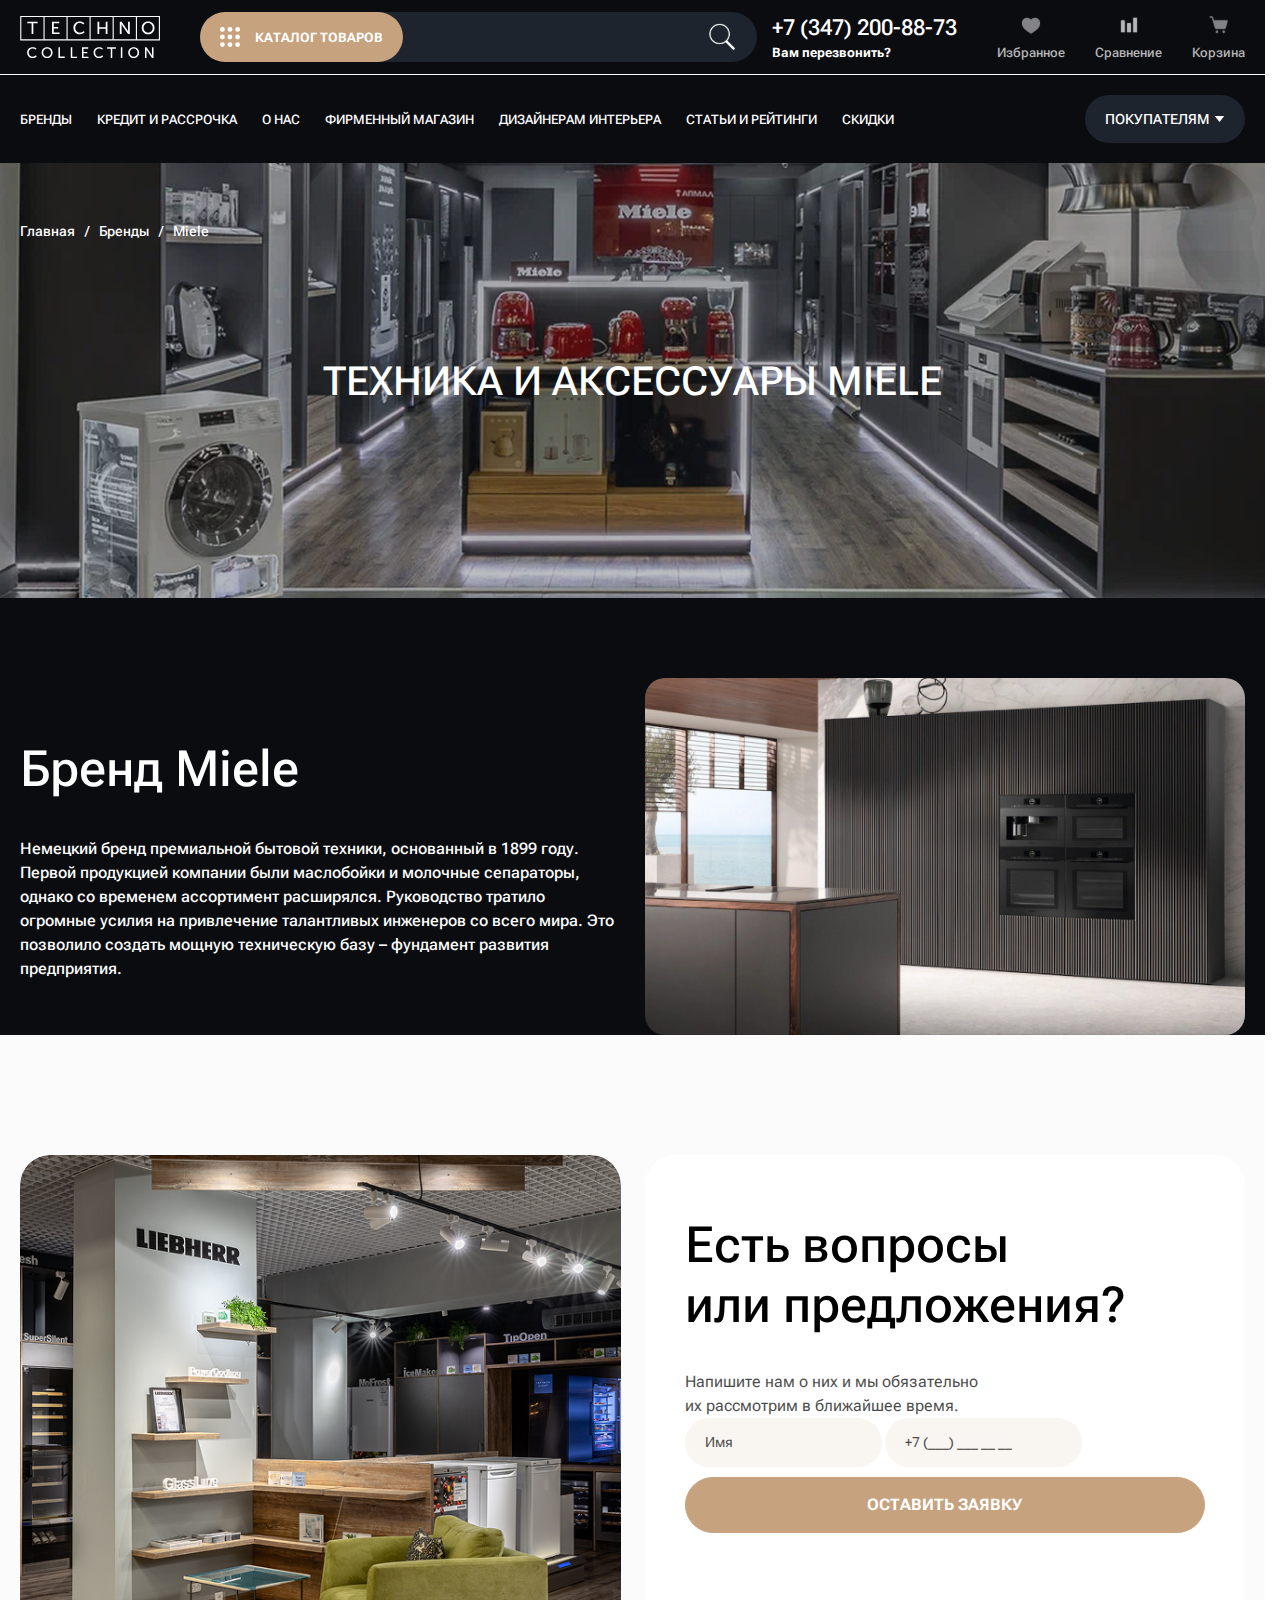
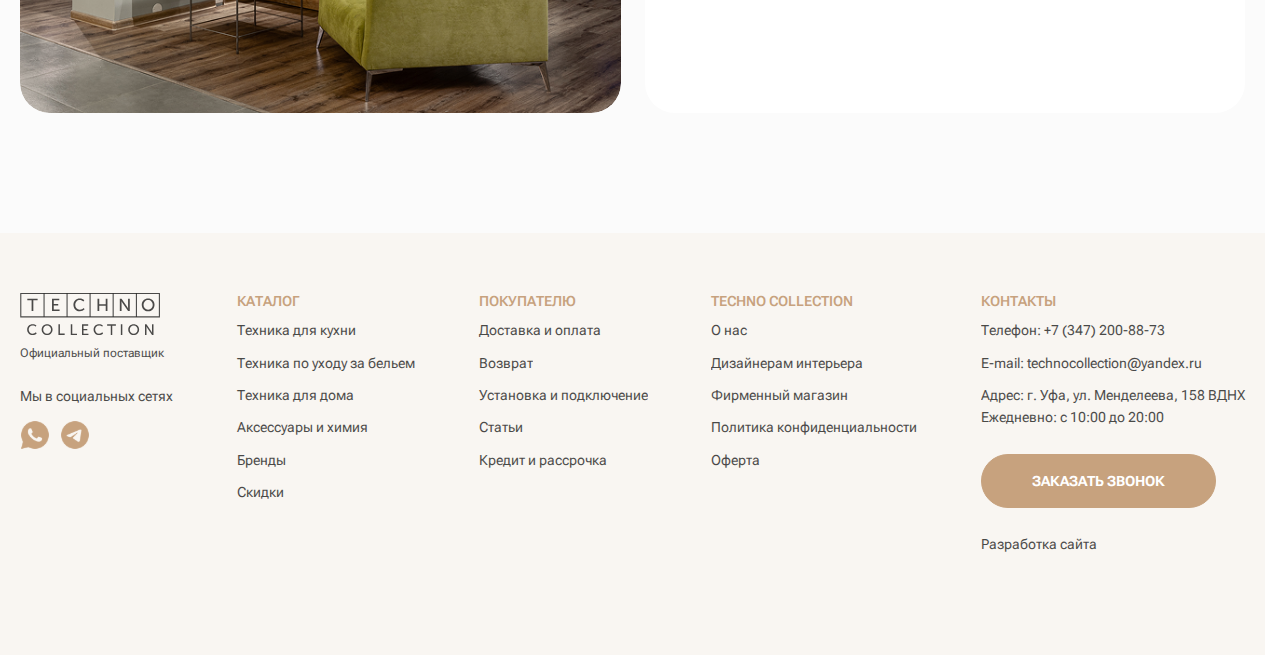
<file: brand.html>
<!DOCTYPE html>
<html lang="en">

<head>
  <meta charset="UTF-8">
  <meta name="viewport" content="width=device-width, initial-scale=1.0">
  <title>Document</title>
  <link rel="stylesheet" href="style.css">
  <link rel="stylesheet" href="https://cdn.jsdelivr.net/npm/swiper@11/swiper-bundle.min.css" />
</head>

<body>
  <div class="wrapper">

    <header class="header">
      <div class="container header-top">
        <a href="/" class="logo">
          <img src="./img/logo-light.svg">
        </a>

        <div class="header__center">
          <label for="header-search" class="header-search">
            <button id="header-catalog-dropdown-trigger" class="header-search__button">
              <img src="./img/header-search-catalog-icon.svg">
              <span>Каталог товаров</span>
            </button>

            <input id="header-search" class="header-search__input">
            <img class="header-search__icon" src="./img/header-search-icon.svg">
          </label>

          <div class="header-phone">
            <a class="header-phone__link" href="tel:+73472008873">+7 (347) 200-88-73</a>
            <div class="header-phone__hint">Вам перезвонить?</div>
          </div>
        </div>

        <div class="header-icons">
          <a href="#" class="header-icon">
            <img src="./img/header-icons-heart.svg" alt="">
            <div class="header-icon__text">Избранное</div>
          </a>

          <a href="#" class="header-icon">
            <img src="./img/header-icons-comparisons.svg" alt="">
            <div class="header-icon__text">Сравнение</div>
          </a>

          <a href="#" class="header-icon">
            <img src="./img/header-icons-cart.svg" alt="">
            <div class="header-icon__text">Корзина</div>
          </a>
        </div>
      </div>

      <hr class="header-separator" />

      <div class="container header-bottom">
        <nav class="header-nav">
          <a href="#" class="header-nav__link">Бренды</a>
          <a href="#" class="header-nav__link">Кредит и рассрочка</a>
          <a href="#" class="header-nav__link">О нас</a>
          <a href="#" class="header-nav__link">Фирменный магазин</a>
          <a href="#" class="header-nav__link">Дизайнерам интерьера</a>
          <a href="#" class="header-nav__link">Статьи и рейтинги</a>
          <a href="#" class="header-nav__link">Скидки</a>
        </nav>

        <button id="header-customers-dropdown-trigger" class="header-customers">
          <span>Покупателям</span>
          <img src="./img/header-dropdown-arrow.svg" alt="">
        </button>
      </div>

      <div id="header-customers-dropdown" class="header-dropdown header-customers-dropdown">
        <div class="container">
          <a href="#" class="palette palette--hoverable header-customers-dropdown-item">
            <div class="header-customers-dropdown-item__title">
              Доставка <br> и занос техники
            </div>
            <div class="header-customers-dropdown-item__text">
              Доставляем технику <br> по всей России
            </div>
            <div class="header-customers-dropdown-item__link">
              <img src="./img/header-customers-dropdown-arrow.svg">
            </div>
          </a>

          <a href="#" class="palette palette--hoverable header-customers-dropdown-item">
            <div class="header-customers-dropdown-item__title">
              Самовывоз
            </div>
            <div class="header-customers-dropdown-item__text">
              Самовывоз из фирменного магазина в г. Уфа
            </div>
            <div class="header-customers-dropdown-item__link">
              <img src="./img/header-customers-dropdown-arrow.svg">
            </div>
          </a>

          <a href="#" class="palette palette--hoverable header-customers-dropdown-item">
            <div class="header-customers-dropdown-item__title">
              Рассрочка и кредит
            </div>
            <div class="header-customers-dropdown-item__text">
              Гибкие условия оплаты с возможностью оформить кредит или рассрочку
            </div>
            <div class="header-customers-dropdown-item__link">
              <img src="./img/header-customers-dropdown-arrow.svg">
            </div>
          </a>

          <div class="palette palette--hoverable header-customers-dropdown-item">
            <div class="header-customers-dropdown-item__title">
              Подбор техники<br>для дома «под&nbsp;ключ»
            </div>
            <div class="header-customers-dropdown-item__text">
              Поможем подобрать технику для дома под имеющийся дизайн-проект или без него
            </div>
          </div>

          <a href="#" class="palette palette--hoverable header-customers-dropdown-item">
            <div class="header-customers-dropdown-item__title">
              Установка техники
            </div>
            <div class="header-customers-dropdown-item__text">
              Осуществляем монтаж и настройку техники
            </div>
            <div class="header-customers-dropdown-item__link">
              <img src="./img/header-customers-dropdown-arrow.svg">
            </div>
          </a>

          <a href="#" class="palette palette--hoverable header-customers-dropdown-item">
            <div class="header-customers-dropdown-item__title">
              Возврат техники
            </div>
            <div class="header-customers-dropdown-item__text">
              Осуществляем возврат техники ненадлежащего качества в течение 14 дней
            </div>
            <div class="header-customers-dropdown-item__link">
              <img src="./img/header-customers-dropdown-arrow.svg">
            </div>
          </a>

          <a href="#" class="palette palette--hoverable header-customers-dropdown-item">
            <div class="header-customers-dropdown-item__title">
              Кэшбек до&nbsp;10%
            </div>
            <div class="header-customers-dropdown-item__text">
              Кэшбек до&nbsp;10% на всю технику Asco
            </div>
            <div class="header-customers-dropdown-item__link">
              <img src="./img/header-customers-dropdown-arrow.svg">
            </div>
          </a>

          <a href="#" class="palette palette--hoverable header-customers-dropdown-item">
            <div class="header-customers-dropdown-item__title">
              Гарантия и сервисное обслуживание
            </div>
            <div class="header-customers-dropdown-item__text">
              Гарантия от производителя до 5 лет на все категории товаров
            </div>
            <div class="header-customers-dropdown-item__link">
              <img src="./img/header-customers-dropdown-arrow.svg">
            </div>
          </a>
        </div>
      </div>

      <div id="header-catalog-dropdown" class="header-dropdown header-catalog-dropdown">
        <div class="header-catalog-dropdown__left">
          <div class="header-catalog-dropdown-menu">
            <a href="category.html">
              <div class="header-catalog-dropdown-menu__link header-catalog-dropdown-menu__link--active">
                <div class="header-catalog-dropdown-menu__link-icon">
                  <i style="--path: url(./img/header-catalog-dropdown-oven.svg)"></i>
                </div>
                <div class="header-catalog-dropdown-menu__link-text">Техника для кухни</div>
              </div>
            </a>
            <a href="">
              <div class="header-catalog-dropdown-menu__link">
                <div class="header-catalog-dropdown-menu__link-icon">
                  <i style="--path: url(./img/header-catalog-dropdown-washing-machine.svg)"></i>
                </div>
                <div class="header-catalog-dropdown-menu__link-text">Техника по уходу за бельем</div>
              </div>
            </a>
            <a href="">
              <div class="header-catalog-dropdown-menu__link">
                <div class="header-catalog-dropdown-menu__link-icon">
                  <i style="--path: url(./img/header-catalog-dropdown-vacuum-cleaner.svg)"></i>
                </div>
                <div class="header-catalog-dropdown-menu__link-text">Техника для дома</div>
              </div>
            </a>
            <a href="">
              <div class="header-catalog-dropdown-menu__link">
                <div class="header-catalog-dropdown-menu__link-icon">
                  <i style="--path: url(./img/header-catalog-dropdown-shampoo.svg)"></i>
                </div>
                <div class="header-catalog-dropdown-menu__link-text">Аксессуары и бытовая химия</div>
              </div>
            </a>
          </div>
        </div>
        <div class="header-catalog-dropdown__right">
          <div class="header-catalog-dropdown__title">Техника для кухни</div>
          <div class="header-catalog-dropdown__links">
            <a href="#" class="header-catalog-dropdown__link">Категория 1</a>
            <a href="#" class="header-catalog-dropdown__link">Категория 2</a>
            <a href="#" class="header-catalog-dropdown__link">Категория 3</a>
            <a href="#" class="header-catalog-dropdown__link">Категория 4</a>
            <a href="#" class="header-catalog-dropdown__link">Категория 5</a>
            <a href="#" class="header-catalog-dropdown__link">Категория 6</a>
            <a href="#" class="header-catalog-dropdown__link">Категория 7</a>
            <a href="#" class="header-catalog-dropdown__link">Категория 8</a>
            <a href="#" class="header-catalog-dropdown__link">Категория 9</a>
            <a href="#" class="header-catalog-dropdown__link">Категория 10</a>
            <a href="#" class="header-catalog-dropdown__link">Категория 11</a>
            <a href="#" class="header-catalog-dropdown__link">Категория 12</a>
          </div>
        </div>
      </div>
    </header>

    <section class="banner banner--medium">
      <img class="banner__image" src="./img/brand-banner.png">

      <div class="container">
        <div class="banner__content">
          <div class="breadcrumbs breadcrumbs--white banner__breadcrumbs">
            <span class="breadcrumbs__item">Главная</span>
            <span class="breadcrumbs__item">Бренды</span>
            <span class="breadcrumbs__item">Miele</span>
          </div>

          <div class="banner__center banner__title">ТЕХНИКА и аксессуары MIELE</div>
        </div>
      </div>
    </section>

    <section class="section brand-description">
      <div class="container">
        <div class="brand-description__content">
          <div class="section__title">Бренд Miele</div>
          <div class="brand-description__text">
            Немецкий бренд премиальной бытовой техники, основанный в 1899 году.
            Первой продукцией компании были маслобойки и молочные сепараторы, однако со временем ассортимент расширялся.
            Руководство тратило огромные усилия на привлечение талантливых инженеров со всего мира.
            Это позволило создать мощную техническую базу – фундамент развития предприятия.
          </div>
        </div>

        <div class="brand-description__image">
          <img src="./img/miele-brand-image.png" alt="">
        </div>
      </div>
    </section>

    <section class="section home-questions-or-propositions">
      <div class="container form">
        <div class="form__image">
          <img src="./img/form-image-2.png" alt="">
        </div>

        <div class="form__content">
          <h2 class="form__title section__title">Есть вопросы<br /> или предложения?</h2>

          <div class="form__subtitle">
            Напишите нам о них и мы обязательно<br /> их рассмотрим в ближайшее время.
          </div>

          <div class="form__panel">
            <input type="text" class="form__input" placeholder="Имя">
            <input type="text" class="form__input" placeholder="+7 (___) ___ __ __">
            <button class="button button--block form__button">ОСТАВИТЬ ЗАЯВКУ</button>
          </div>
        </div>
      </div>
    </section>

    <footer class="footer">
      <div class="container">
        <div class="footer-column footer-main-column">
          <a class="logo" href="#">
            <img src="./img/logo-dark.svg" alt="">
          </a>

          <div class="footer-column__under-logo">Официальный поставщик</div>

          <div class="footer-social-media">
            <div class="footer-social-media__text footer-column__text">Мы в социальных сетях</div>
            <div class="footer-social-media__icons">
              <a href="#">
                <img src="./img/icon-whatsapp.svg" alt="">
              </a>
              <a href="#">
                <img src="./img/icon-telegramm.svg" alt="">
              </a>
            </div>
          </div>
        </div>
        <div class="footer-column">
          <div class="footer-column__title">КАТАЛОГ</div>
          <a href="#" class="footer-column__text">Техника для кухни</a>
          <a href="#" class="footer-column__text">Техника по уходу за бельем</a>
          <a href="#" class="footer-column__text">Техника для дома</a>
          <a href="#" class="footer-column__text">Аксессуары и химия</a>
          <a href="#" class="footer-column__text">Бренды</a>
          <a href="#" class="footer-column__text">Скидки</a>
        </div>
        <div class="footer-column">
          <div class="footer-column__title">ПОКУПАТЕЛЮ</div>
          <a href="#" class="footer-column__text">Доставка и оплата</a>
          <a href="#" class="footer-column__text">Возврат</a>
          <a href="#" class="footer-column__text">Установка и подключение</a>
          <a href="#" class="footer-column__text">Статьи</a>
          <a href="#" class="footer-column__text">Кредит и рассрочка</a>
        </div>
        <div class="footer-column">
          <div class="footer-column__title">TECHNO COLLECTION</div>
          <a href="#" class="footer-column__text">О нас</a>
          <a href="#" class="footer-column__text">Дизайнерам интерьера</a>
          <a href="#" class="footer-column__text">Фирменный магазин</a>
          <a href="#" class="footer-column__text">Политика конфиденциальности</a>
          <a href="#" class="footer-column__text">Оферта</a>
        </div>
        <div class="footer-column">
          <div class="footer-column__title">КОНТАКТЫ</div>
          <a href="tel:+73472008873" class="footer-column__text">Телефон: +7 (347) 200-88-73</a>
          <a href="mailto:technocollection@yandex.ru" class="footer-column__text">E-mail: technocollection@yandex.ru</a>
          <a class="footer-column__text">Адрес: г. Уфа, ул. Менделеева, 158 ВДНХ<br /> Ежедневно: с 10:00 до 20:00</a>
          <button class="footer-column__button button">ЗАКАЗАТЬ ЗВОНОК</button>
          <a href="#" class="footer-column__text">Разработка сайта</a>
        </div>
      </div>
    </footer>

  </div>
  <script src="app.js"></script>
</body>

</html>
</file>
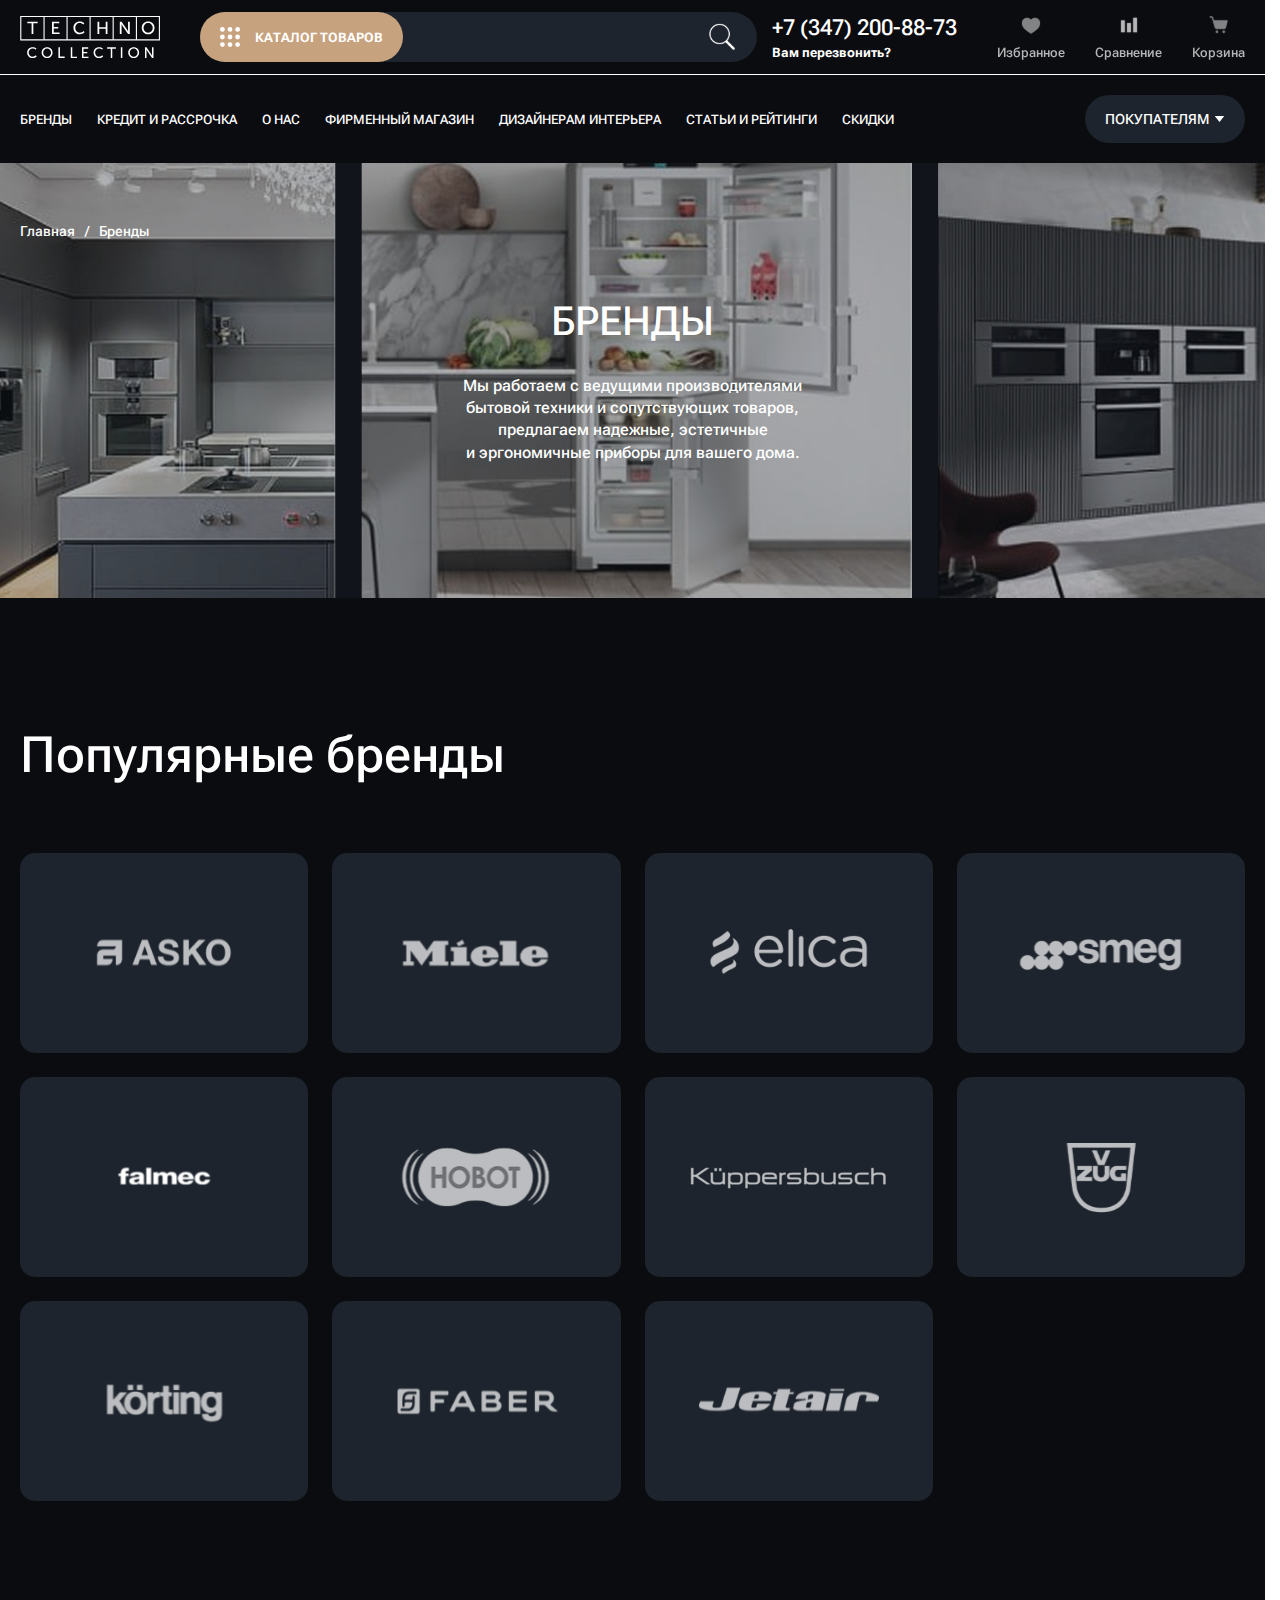
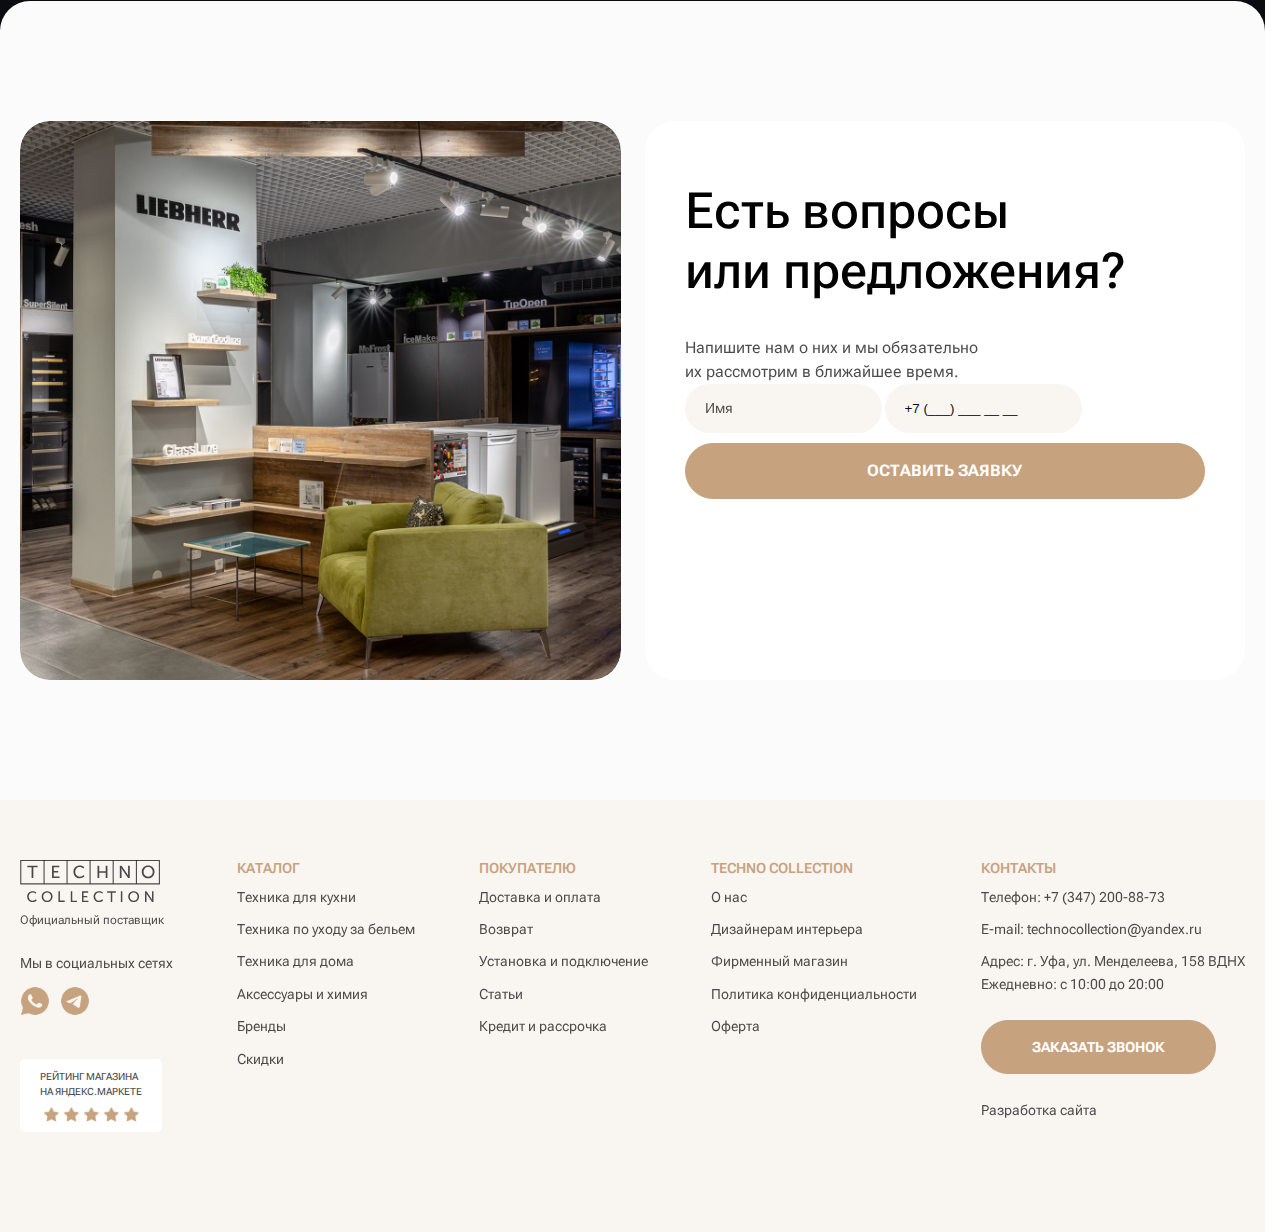
<file: brands.html>
<!DOCTYPE html>
<html lang="en">

<head>
  <meta charset="UTF-8">
  <meta name="viewport" content="width=device-width, initial-scale=1.0">
  <title>Document</title>
  <link rel="stylesheet" href="style.css">
</head>

<body>
  <div class="wrapper">
    <header class="header">
      <div class="container header-top">
        <a href="/" class="logo">
          <img src="./img/logo-light.svg">
        </a>

        <div class="header__center">
          <label for="header-search" class="header-search">
            <button id="header-catalog-dropdown-trigger" class="header-search__button">
              <img src="./img/header-search-catalog-icon.svg">
              <span>Каталог товаров</span>
            </button>

            <input id="header-search" class="header-search__input">
            <img class="header-search__icon" src="./img/header-search-icon.svg">
          </label>

          <div class="header-phone">
            <a class="header-phone__link" href="tel:+73472008873">+7 (347) 200-88-73</a>
            <div class="header-phone__hint">Вам перезвонить?</div>
          </div>
        </div>

        <div class="header-icons">
          <a href="#" class="header-icon">
            <img src="./img/header-icons-heart.svg" alt="">
            <div class="header-icon__text">Избранное</div>
          </a>

          <a href="#" class="header-icon">
            <img src="./img/header-icons-comparisons.svg" alt="">
            <div class="header-icon__text">Сравнение</div>
          </a>

          <a href="#" class="header-icon">
            <img src="./img/header-icons-cart.svg" alt="">
            <div class="header-icon__text">Корзина</div>
          </a>
        </div>
      </div>

      <hr class="header-separator" />

      <div class="container header-bottom">
        <nav class="header-nav">
          <a href="#" class="header-nav__link">Бренды</a>
          <a href="#" class="header-nav__link">Кредит и рассрочка</a>
          <a href="#" class="header-nav__link">О нас</a>
          <a href="#" class="header-nav__link">Фирменный магазин</a>
          <a href="#" class="header-nav__link">Дизайнерам интерьера</a>
          <a href="#" class="header-nav__link">Статьи и рейтинги</a>
          <a href="#" class="header-nav__link">Скидки</a>
        </nav>

        <button id="header-customers-dropdown-trigger" class="header-customers">
          <span>Покупателям</span>
          <img src="./img/header-dropdown-arrow.svg" alt="">
        </button>
      </div>

      <div id="header-customers-dropdown" class="header-dropdown header-customers-dropdown">
        <div class="container">
          <a href="#" class="palette palette--hoverable header-customers-dropdown-item">
            <div class="header-customers-dropdown-item__title">
              Доставка <br> и занос техники
            </div>
            <div class="header-customers-dropdown-item__text">
              Доставляем технику <br> по всей России
            </div>
            <div class="header-customers-dropdown-item__link">
              <img src="./img/header-customers-dropdown-arrow.svg">
            </div>
          </a>

          <a href="#" class="palette palette--hoverable header-customers-dropdown-item">
            <div class="header-customers-dropdown-item__title">
              Самовывоз
            </div>
            <div class="header-customers-dropdown-item__text">
              Самовывоз из фирменного магазина в г. Уфа
            </div>
            <div class="header-customers-dropdown-item__link">
              <img src="./img/header-customers-dropdown-arrow.svg">
            </div>
          </a>

          <a href="#" class="palette palette--hoverable header-customers-dropdown-item">
            <div class="header-customers-dropdown-item__title">
              Рассрочка и кредит
            </div>
            <div class="header-customers-dropdown-item__text">
              Гибкие условия оплаты с возможностью оформить кредит или рассрочку
            </div>
            <div class="header-customers-dropdown-item__link">
              <img src="./img/header-customers-dropdown-arrow.svg">
            </div>
          </a>

          <div class="palette palette--hoverable header-customers-dropdown-item">
            <div class="header-customers-dropdown-item__title">
              Подбор техники<br>для дома «под&nbsp;ключ»
            </div>
            <div class="header-customers-dropdown-item__text">
              Поможем подобрать технику для дома под имеющийся дизайн-проект или без него
            </div>
          </div>

          <a href="#" class="palette palette--hoverable header-customers-dropdown-item">
            <div class="header-customers-dropdown-item__title">
              Установка техники
            </div>
            <div class="header-customers-dropdown-item__text">
              Осуществляем монтаж и настройку техники
            </div>
            <div class="header-customers-dropdown-item__link">
              <img src="./img/header-customers-dropdown-arrow.svg">
            </div>
          </a>

          <a href="#" class="palette palette--hoverable header-customers-dropdown-item">
            <div class="header-customers-dropdown-item__title">
              Возврат техники
            </div>
            <div class="header-customers-dropdown-item__text">
              Осуществляем возврат техники ненадлежащего качества в течение 14 дней
            </div>
            <div class="header-customers-dropdown-item__link">
              <img src="./img/header-customers-dropdown-arrow.svg">
            </div>
          </a>

          <a href="#" class="palette palette--hoverable header-customers-dropdown-item">
            <div class="header-customers-dropdown-item__title">
              Кэшбек до&nbsp;10%
            </div>
            <div class="header-customers-dropdown-item__text">
              Кэшбек до&nbsp;10% на всю технику Asco
            </div>
            <div class="header-customers-dropdown-item__link">
              <img src="./img/header-customers-dropdown-arrow.svg">
            </div>
          </a>

          <a href="#" class="palette palette--hoverable header-customers-dropdown-item">
            <div class="header-customers-dropdown-item__title">
              Гарантия и сервисное обслуживание
            </div>
            <div class="header-customers-dropdown-item__text">
              Гарантия от производителя до 5 лет на все категории товаров
            </div>
            <div class="header-customers-dropdown-item__link">
              <img src="./img/header-customers-dropdown-arrow.svg">
            </div>
          </a>
        </div>
      </div>

      <div id="header-catalog-dropdown" class="header-dropdown header-catalog-dropdown">
        <div class="header-catalog-dropdown__left">
          <div class="header-catalog-dropdown-menu">
            <div class="header-catalog-dropdown-menu__link header-catalog-dropdown-menu__link--active">
              <div class="header-catalog-dropdown-menu__link-icon">
                <i style="--path: url(./img/header-catalog-dropdown-oven.svg)"></i>
              </div>
              <div class="header-catalog-dropdown-menu__link-text">Техника для кухни</div>
            </div>

            <div class="header-catalog-dropdown-menu__link">
              <div class="header-catalog-dropdown-menu__link-icon">
                <i style="--path: url(./img/header-catalog-dropdown-washing-machine.svg)"></i>
              </div>
              <div class="header-catalog-dropdown-menu__link-text">Техника по уходу за бельем</div>
            </div>

            <div class="header-catalog-dropdown-menu__link">
              <div class="header-catalog-dropdown-menu__link-icon">
                <i style="--path: url(./img/header-catalog-dropdown-vacuum-cleaner.svg)"></i>
              </div>
              <div class="header-catalog-dropdown-menu__link-text">Техника для дома</div>
            </div>

            <div class="header-catalog-dropdown-menu__link">
              <div class="header-catalog-dropdown-menu__link-icon">
                <i style="--path: url(./img/header-catalog-dropdown-shampoo.svg)"></i>
              </div>
              <div class="header-catalog-dropdown-menu__link-text">Аксессуары и бытовая химия</div>
            </div>
          </div>
        </div>
        <div class="header-catalog-dropdown__right">
          <div class="header-catalog-dropdown__title">Техника для кухни</div>
          <div class="header-catalog-dropdown__links">
            <a href="#" class="header-catalog-dropdown__link">Категория 1</a>
            <a href="#" class="header-catalog-dropdown__link">Категория 2</a>
            <a href="#" class="header-catalog-dropdown__link">Категория 3</a>
            <a href="#" class="header-catalog-dropdown__link">Категория 4</a>
            <a href="#" class="header-catalog-dropdown__link">Категория 5</a>
            <a href="#" class="header-catalog-dropdown__link">Категория 6</a>
            <a href="#" class="header-catalog-dropdown__link">Категория 7</a>
            <a href="#" class="header-catalog-dropdown__link">Категория 8</a>
            <a href="#" class="header-catalog-dropdown__link">Категория 9</a>
            <a href="#" class="header-catalog-dropdown__link">Категория 10</a>
            <a href="#" class="header-catalog-dropdown__link">Категория 11</a>
            <a href="#" class="header-catalog-dropdown__link">Категория 12</a>
          </div>
        </div>
      </div>
    </header>

    <nav class="navbar">
      <div class="container">
        <div class="navbar__items">
          <a href="#" class="navbar__item">
            <div class="navbar__icon">
              <img src="./img/navbar-catalog-icon.svg" alt="" srcset="">
            </div>
            <div class="navbar__text">Каталог</div>
          </a>

          <a href="#" class="navbar__item">
            <div class="navbar__icon">
              <img src="./img/navbar-cart-icon.svg" alt="" srcset="">
            </div>
            <div class="navbar__text">Корзина</div>
          </a>

          <a href="#" class="navbar__item">
            <div class="navbar__icon">
              <img src="./img/navbar-diagram-icon.svg" alt="" srcset="">
            </div>
            <div class="navbar__text">Сравнение</div>
          </a>

          <a href="#" class="navbar__item">
            <div class="navbar__icon">
              <img src="./img/navbar-heart-icon.svg" alt="" srcset="">
            </div>
            <div class="navbar__text">Избранное</div>
          </a>
        </div>
      </div>
    </nav>

    <section class="banner banner--medium">
      <img class="banner__image" src="./img/brands-banner.png">

      <div class="container">
        <div class="banner__content">
          <div class="breadcrumbs breadcrumbs--white banner__breadcrumbs">
            <span class="breadcrumbs__item">Главная</span>
            <span class="breadcrumbs__item">Бренды</span>
          </div>

          <div class="banner__center">
            <div class="banner__title">БРЕНДЫ</div>

            <div class="banner__subtitle">
              Мы работаем с ведущими производителями <br />
              бытовой техники и сопутствующих товаров, <br />
              предлагаем надежные, эстетичные <br />
              и эргономичные приборы для вашего дома. <br />
            </div>
          </div>

        </div>
      </div>
    </section>

    <section class="section brands">
      <div class="container">
        <h2 class="section__title section__title--white">Популярные бренды</h2>

        <div class="brands__content">
          <div class="palette brand-card">
            <img class="brand-card__image" src="./img/brand-asko.svg" alt="">
            <div class="brand-card__text">
              Популярный шведский бренд бытовой техники. Продукция компании поражает дизайном и функционалом.
            </div>
          </div>
          <div class="palette brand-card">
            <img class="brand-card__image" src="./img/brand-miele.svg" alt="">
            <div class="brand-card__text">
              Немецкий производитель премиальной техники, предлагающий все необходимое для комфортной жизни.
            </div>
          </div>
          <div class="palette brand-card">
            <img class="brand-card__image" src="./img/brand-elica.svg" alt="">
            <div class="brand-card__text">
              Итальянский бренд, славящийся своими вытяжками и воздухоочистителями.
            </div>
          </div>
          <div class="palette brand-card">
            <img class="brand-card__image" src="./img/brand-smeg.svg" alt="">
            <div class="brand-card__text">
              Итальянский бренд бытовой техники с особым отношением к надежности и дизайну. Продукция идеальна снаружи и
              внутри.
            </div>
          </div>
          <div class="palette brand-card">
            <img class="brand-card__image" src="./img/brand-falmec.svg" alt="">
            <div class="brand-card__text">
              Популярный итальянский производитель бытовой техники с богатым ассортиментом и вниманием к мелочам.
            </div>
          </div>
          <div class="palette brand-card">
            <img class="brand-card__image" src="./img/brand-hobot.svg" alt="">
            <div class="brand-card__text">
              Hobot – основана в 2010 г., производит высокотехнологичное оборудование для бытового использования.
            </div>
          </div>
          <div class="palette brand-card">
            <img class="brand-card__image" class="brand-card__image" src="./img/brand-kuppersbush.svg" alt="">
            <div class="brand-card__text">
              Немецкий бренд, основанный в 1875 г. Специализируется на производстве духовых шкафов, варочных панелей,
              вытяжек и пр.
            </div>
          </div>
          <div class="palette brand-card">
            <img class="brand-card__image" src="./img/brand-zug.svg" alt="">
            <div class="brand-card__text">
              Ведущий премиальный швейцарский производитель, специализирующийся на технике для кухни.
            </div>
          </div>
          <div class="palette brand-card">
            <img class="brand-card__image" src="./img/brand-korting.svg" alt="">
            <div class="brand-card__text">
              Один из старейших немецких брендов, основанный в 1889 году. Покупателям доступно множество встраиваемой и
              отдельностоящей техники.
            </div>
          </div>
          <div class="palette brand-card">
            <img class="brand-card__image" src="./img/brand-faber.svg" alt="">
            <div class="brand-card__text">
              Крупный итальянский бренд, специализирующийся на вытяжках.
            </div>
          </div>
          <div class="palette brand-card">
            <img class="brand-card__image" src="./img/brand-jetair.svg" alt="">
            <div class="brand-card__text">
              JETAIR – крупный итальянский производитель вытяжек, работающий с 1984 года.
            </div>
          </div>
        </div>
      </div>
    </section>

    <section class="section section--round-top home-questions-or-propositions">
      <div class="container form">
        <div class="form__image">
          <img src="./img/form-questions-and-propositions-image.png" alt="">
        </div>

        <div class="form__content">
          <h2 class="form__title section__title">Есть вопросы<br /> или предложения?</h2>

          <div class="form__subtitle">
            Напишите нам о них и мы обязательно<br /> их рассмотрим в ближайшее время.
          </div>

          <div class="form__panel">
            <input type="text" class="form__input" placeholder="Имя">
            <input data-form-phone-number type="text" class="form__input" placeholder="+7 (___) ___ __ __">
            <button class="button button--block form__button">ОСТАВИТЬ ЗАЯВКУ</button>
          </div>
        </div>
      </div>
    </section>

    <footer class="footer">
      <div class="container">
        <div class="footer-column footer-main-column">
          <a class="logo" href="#">
            <img src="./img/logo-dark.svg" alt="">
          </a>

          <div class="footer-column__under-logo">Официальный поставщик</div>

          <div class="footer-social-media">
            <div class="footer-social-media__text footer-column__text">Мы в социальных сетях</div>
            <div class="footer-social-media__icons">
              <a href="#">
                <img src="./img/icon-whatsapp.svg" alt="">
              </a>
              <a href="#">
                <img src="./img/icon-telegramm.svg" alt="">
              </a>
            </div>
          </div>

          <div class="rating-badge footer__rating-badge">
            <div class="rating-badge__title">
              Рейтинг магазина <br /> на Яндекс.Маркете
            </div>
            <div class="rating-badge__stars">
              <img src="./img/rating-badge-star.svg" alt="">
              <img src="./img/rating-badge-star.svg" alt="">
              <img src="./img/rating-badge-star.svg" alt="">
              <img src="./img/rating-badge-star.svg" alt="">
              <img src="./img/rating-badge-star.svg" alt="">
            </div>
          </div>
        </div>
        <div class="footer-column">
          <div class="footer-column__title">КАТАЛОГ</div>
          <a href="#" class="footer-column__text">Техника для кухни</a>
          <a href="#" class="footer-column__text">Техника по уходу за бельем</a>
          <a href="#" class="footer-column__text">Техника для дома</a>
          <a href="#" class="footer-column__text">Аксессуары и химия</a>
          <a href="#" class="footer-column__text">Бренды</a>
          <a href="#" class="footer-column__text">Скидки</a>
        </div>
        <div class="footer-column">
          <div class="footer-column__title">ПОКУПАТЕЛЮ</div>
          <a href="#" class="footer-column__text">Доставка и оплата</a>
          <a href="#" class="footer-column__text">Возврат</a>
          <a href="#" class="footer-column__text">Установка и подключение</a>
          <a href="#" class="footer-column__text">Статьи</a>
          <a href="#" class="footer-column__text">Кредит и рассрочка</a>
        </div>
        <div class="footer-column">
          <div class="footer-column__title">TECHNO COLLECTION</div>
          <a href="#" class="footer-column__text">О нас</a>
          <a href="#" class="footer-column__text">Дизайнерам интерьера</a>
          <a href="#" class="footer-column__text">Фирменный магазин</a>
          <a href="#" class="footer-column__text">Политика конфиденциальности</a>
          <a href="#" class="footer-column__text">Оферта</a>
        </div>
        <div class="footer-column">
          <div class="footer-column__title">КОНТАКТЫ</div>
          <a href="tel:+73472008873" class="footer-column__text">Телефон: +7 (347) 200-88-73</a>
          <a href="mailto:technocollection@yandex.ru" class="footer-column__text">E-mail: technocollection@yandex.ru</a>
          <a class="footer-column__text">Адрес: г. Уфа, ул. Менделеева, 158 ВДНХ<br /> Ежедневно: с 10:00 до 20:00</a>
          <button class="footer-column__button button">ЗАКАЗАТЬ ЗВОНОК</button>
          <a href="#" class="footer-column__text">Разработка сайта</a>
        </div>
      </div>
    </footer>

  </div>
  <script src="app.js"></script>
</body>

</html>
</file>
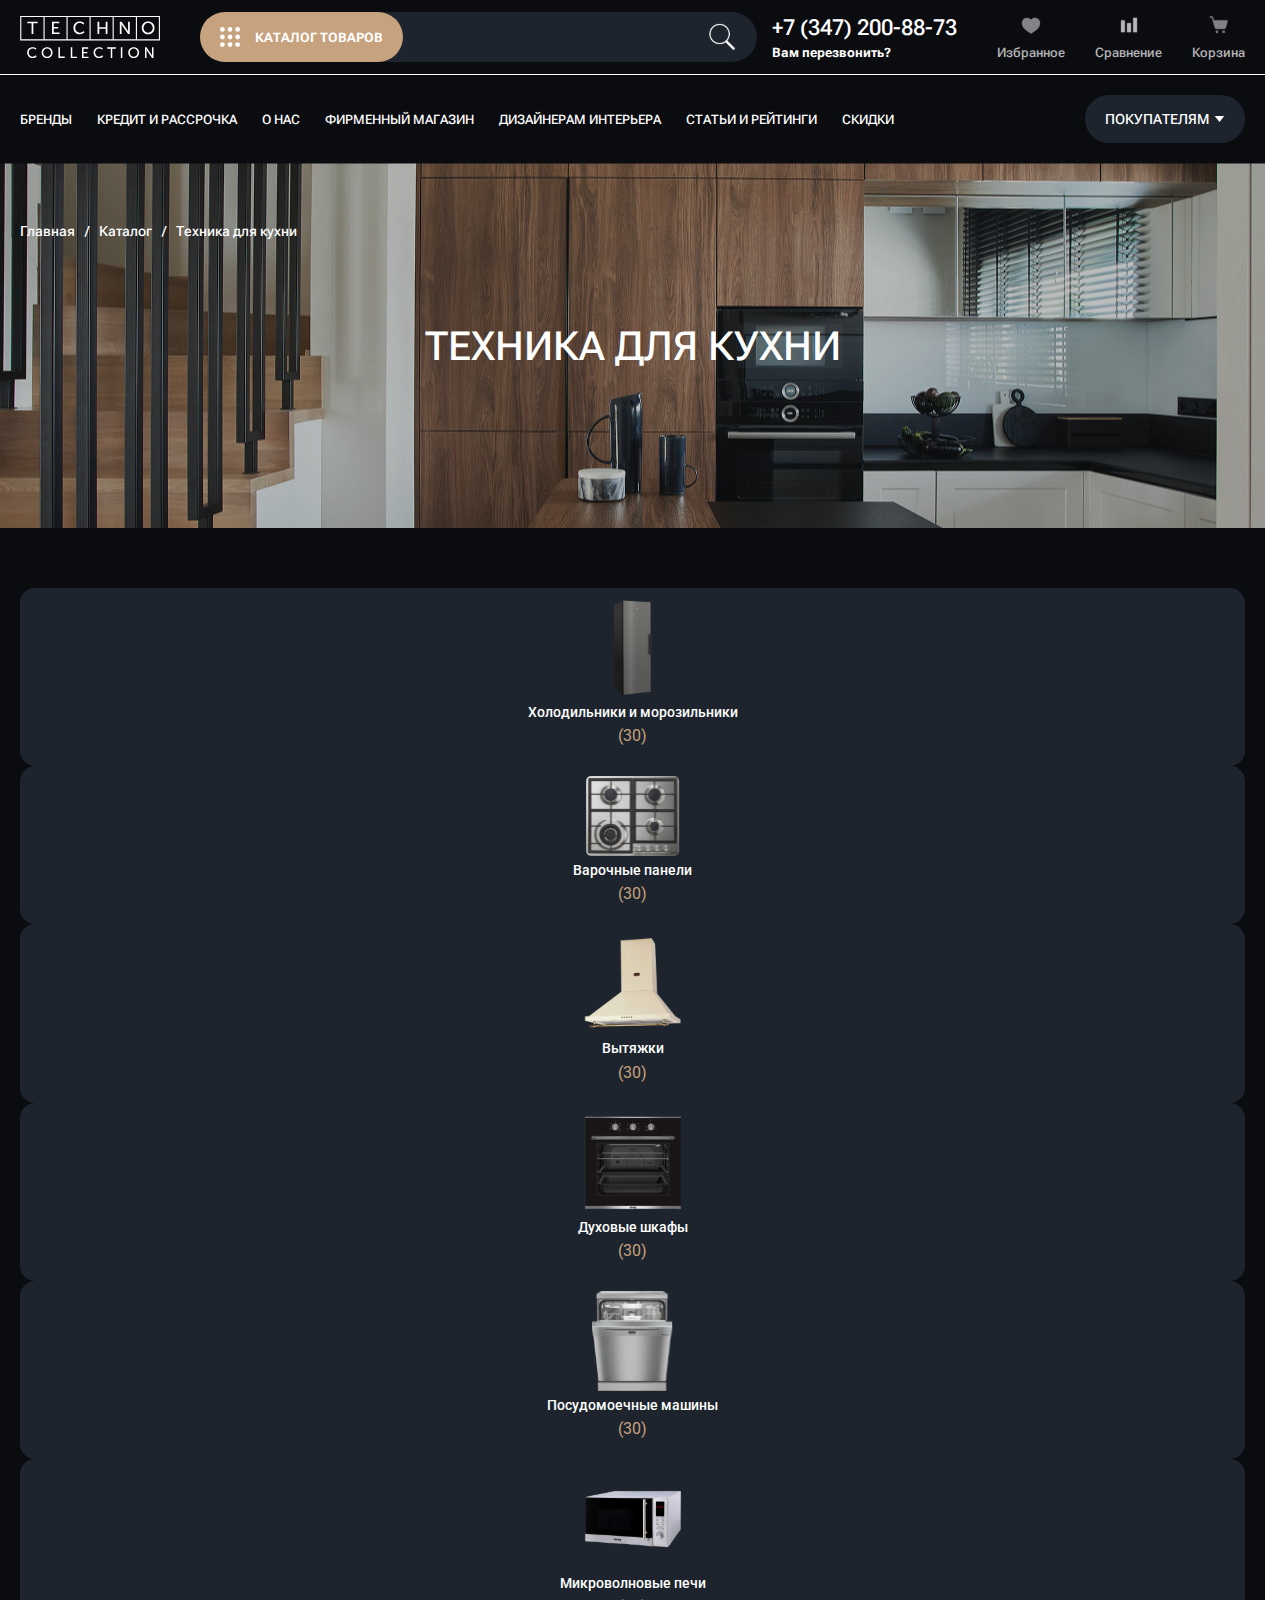
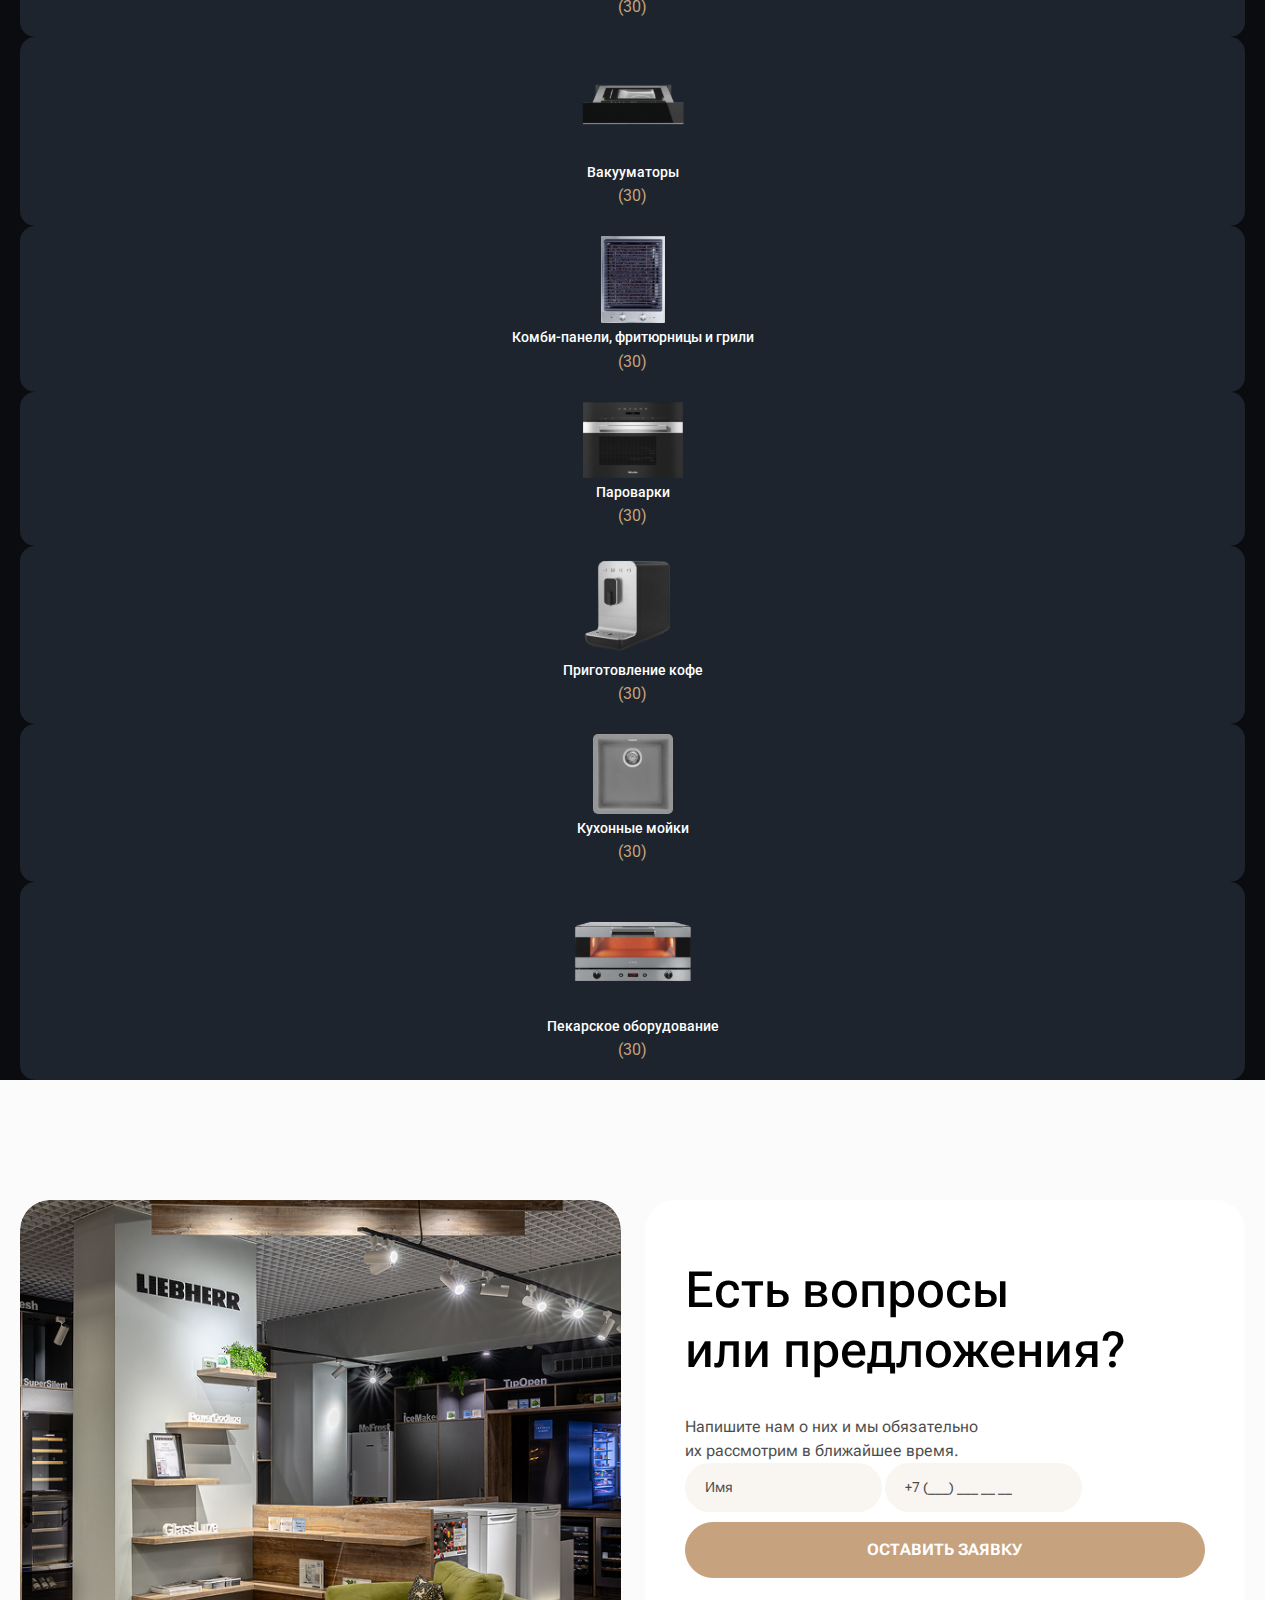
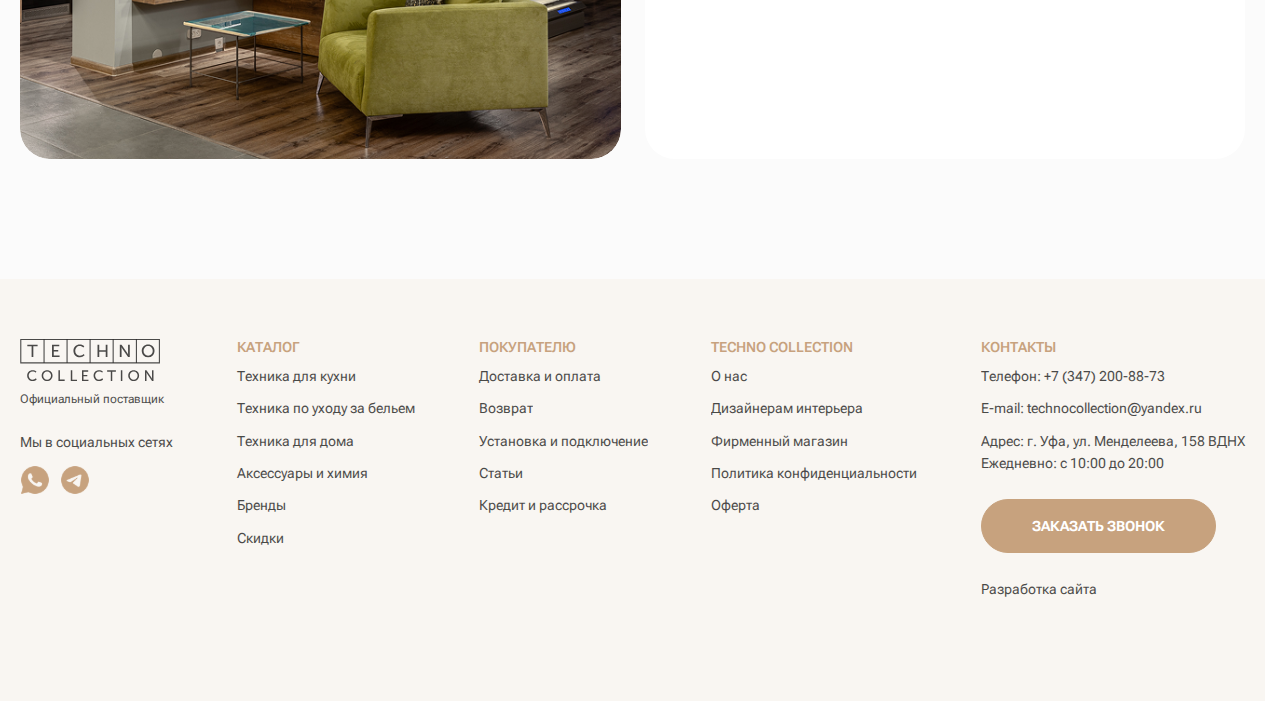
<file: category.html>
<!DOCTYPE html>
<html lang="en">

<head>
  <meta charset="UTF-8">
  <meta name="viewport" content="width=device-width, initial-scale=1.0">
  <link rel="stylesheet" href="style.css">
  <title>Document</title>
</head>

<body>
  <div class="wrapper">
    <header class="header">
      <div class="container header-top">
        <a href="/" class="logo">
          <img src="./img/logo-light.svg">
        </a>

        <div class="header__center">
          <label for="header-search" class="header-search">
            <button id="header-catalog-dropdown-trigger" class="header-search__button">
              <img src="./img/header-search-catalog-icon.svg">
              <span>Каталог товаров</span>
            </button>

            <input id="header-search" class="header-search__input">
            <img class="header-search__icon" src="./img/header-search-icon.svg">
          </label>

          <div class="header-phone">
            <a class="header-phone__link" href="tel:+73472008873">+7 (347) 200-88-73</a>
            <div class="header-phone__hint">Вам перезвонить?</div>
          </div>
        </div>

        <div class="header-icons">
          <a href="#" class="header-icon">
            <img src="./img/header-icons-heart.svg" alt="">
            <div class="header-icon__text">Избранное</div>
          </a>

          <a href="#" class="header-icon">
            <img src="./img/header-icons-comparisons.svg" alt="">
            <div class="header-icon__text">Сравнение</div>
          </a>

          <a href="#" class="header-icon">
            <img src="./img/header-icons-cart.svg" alt="">
            <div class="header-icon__text">Корзина</div>
          </a>
        </div>
      </div>

      <hr class="header-separator" />

      <div class="container header-bottom">
        <nav class="header-nav">
          <a href="#" class="header-nav__link">Бренды</a>
          <a href="#" class="header-nav__link">Кредит и рассрочка</a>
          <a href="#" class="header-nav__link">О нас</a>
          <a href="#" class="header-nav__link">Фирменный магазин</a>
          <a href="#" class="header-nav__link">Дизайнерам интерьера</a>
          <a href="#" class="header-nav__link">Статьи и рейтинги</a>
          <a href="#" class="header-nav__link">Скидки</a>
        </nav>

        <button id="header-customers-dropdown-trigger" class="header-customers">
          <span>Покупателям</span>
          <img src="./img/header-dropdown-arrow.svg" alt="">
        </button>
      </div>

      <div id="header-customers-dropdown" class="header-dropdown header-customers-dropdown">
        <div class="container">
          <a href="#" class="palette palette--hoverable header-customers-dropdown-item">
            <div class="header-customers-dropdown-item__title">
              Доставка <br> и занос техники
            </div>
            <div class="header-customers-dropdown-item__text">
              Доставляем технику <br> по всей России
            </div>
            <div class="header-customers-dropdown-item__link">
              <img src="./img/header-customers-dropdown-arrow.svg">
            </div>
          </a>

          <a href="#" class="palette palette--hoverable header-customers-dropdown-item">
            <div class="header-customers-dropdown-item__title">
              Самовывоз
            </div>
            <div class="header-customers-dropdown-item__text">
              Самовывоз из фирменного магазина в г. Уфа
            </div>
            <div class="header-customers-dropdown-item__link">
              <img src="./img/header-customers-dropdown-arrow.svg">
            </div>
          </a>

          <a href="#" class="palette palette--hoverable header-customers-dropdown-item">
            <div class="header-customers-dropdown-item__title">
              Рассрочка и кредит
            </div>
            <div class="header-customers-dropdown-item__text">
              Гибкие условия оплаты с возможностью оформить кредит или рассрочку
            </div>
            <div class="header-customers-dropdown-item__link">
              <img src="./img/header-customers-dropdown-arrow.svg">
            </div>
          </a>

          <div class="palette palette--hoverable header-customers-dropdown-item">
            <div class="header-customers-dropdown-item__title">
              Подбор техники<br>для дома «под&nbsp;ключ»
            </div>
            <div class="header-customers-dropdown-item__text">
              Поможем подобрать технику для дома под имеющийся дизайн-проект или без него
            </div>
          </div>

          <a href="#" class="palette palette--hoverable header-customers-dropdown-item">
            <div class="header-customers-dropdown-item__title">
              Установка техники
            </div>
            <div class="header-customers-dropdown-item__text">
              Осуществляем монтаж и настройку техники
            </div>
            <div class="header-customers-dropdown-item__link">
              <img src="./img/header-customers-dropdown-arrow.svg">
            </div>
          </a>

          <a href="#" class="palette palette--hoverable header-customers-dropdown-item">
            <div class="header-customers-dropdown-item__title">
              Возврат техники
            </div>
            <div class="header-customers-dropdown-item__text">
              Осуществляем возврат техники ненадлежащего качества в течение 14 дней
            </div>
            <div class="header-customers-dropdown-item__link">
              <img src="./img/header-customers-dropdown-arrow.svg">
            </div>
          </a>

          <a href="#" class="palette palette--hoverable header-customers-dropdown-item">
            <div class="header-customers-dropdown-item__title">
              Кэшбек до&nbsp;10%
            </div>
            <div class="header-customers-dropdown-item__text">
              Кэшбек до&nbsp;10% на всю технику Asco
            </div>
            <div class="header-customers-dropdown-item__link">
              <img src="./img/header-customers-dropdown-arrow.svg">
            </div>
          </a>

          <a href="#" class="palette palette--hoverable header-customers-dropdown-item">
            <div class="header-customers-dropdown-item__title">
              Гарантия и сервисное обслуживание
            </div>
            <div class="header-customers-dropdown-item__text">
              Гарантия от производителя до 5 лет на все категории товаров
            </div>
            <div class="header-customers-dropdown-item__link">
              <img src="./img/header-customers-dropdown-arrow.svg">
            </div>
          </a>
        </div>
      </div>

      <div id="header-catalog-dropdown" class="header-dropdown header-catalog-dropdown">
        <div class="header-catalog-dropdown__left">
          <div class="header-catalog-dropdown-menu">
            <div class="header-catalog-dropdown-menu__link header-catalog-dropdown-menu__link--active">
              <div class="header-catalog-dropdown-menu__link-icon">
                <i style="--path: url(./img/header-catalog-dropdown-oven.svg)"></i>
              </div>
              <div class="header-catalog-dropdown-menu__link-text">Техника для кухни</div>
            </div>

            <div class="header-catalog-dropdown-menu__link">
              <div class="header-catalog-dropdown-menu__link-icon">
                <i style="--path: url(./img/header-catalog-dropdown-washing-machine.svg)"></i>
              </div>
              <div class="header-catalog-dropdown-menu__link-text">Техника по уходу за бельем</div>
            </div>

            <div class="header-catalog-dropdown-menu__link">
              <div class="header-catalog-dropdown-menu__link-icon">
                <i style="--path: url(./img/header-catalog-dropdown-vacuum-cleaner.svg)"></i>
              </div>
              <div class="header-catalog-dropdown-menu__link-text">Техника для дома</div>
            </div>

            <div class="header-catalog-dropdown-menu__link">
              <div class="header-catalog-dropdown-menu__link-icon">
                <i style="--path: url(./img/header-catalog-dropdown-shampoo.svg)"></i>
              </div>
              <div class="header-catalog-dropdown-menu__link-text">Аксессуары и бытовая химия</div>
            </div>
          </div>
        </div>
        <div class="header-catalog-dropdown__right">
          <div class="header-catalog-dropdown__title">Техника для кухни</div>
          <div class="header-catalog-dropdown__links">
            <a href="#" class="header-catalog-dropdown__link">Категория 1</a>
            <a href="#" class="header-catalog-dropdown__link">Категория 2</a>
            <a href="#" class="header-catalog-dropdown__link">Категория 3</a>
            <a href="#" class="header-catalog-dropdown__link">Категория 4</a>
            <a href="#" class="header-catalog-dropdown__link">Категория 5</a>
            <a href="#" class="header-catalog-dropdown__link">Категория 6</a>
            <a href="#" class="header-catalog-dropdown__link">Категория 7</a>
            <a href="#" class="header-catalog-dropdown__link">Категория 8</a>
            <a href="#" class="header-catalog-dropdown__link">Категория 9</a>
            <a href="#" class="header-catalog-dropdown__link">Категория 10</a>
            <a href="#" class="header-catalog-dropdown__link">Категория 11</a>
            <a href="#" class="header-catalog-dropdown__link">Категория 12</a>
          </div>
        </div>
      </div>
    </header>

    <section class="banner banner--small">
      <img class="banner__image" src="./img/category-banner.png">

      <div class="container">
        <div class="banner__content">
          <div class="breadcrumbs breadcrumbs--white banner__breadcrumbs">
            <span class="breadcrumbs__item">Главная</span>
            <span class="breadcrumbs__item">Каталог</span>
            <span class="breadcrumbs__item">Техника для кухни</span>
          </div>

          <div class="banner__center banner__title">ТЕХНИКА ДЛЯ КУХНИ</div>
        </div>
      </div>
    </section>

    <section class="section subcategories">
      <div class="container">
        <div class="subcategory-card palette palette--hoverable">
          <div class="subcategory-card__image">
            <img src="./img/subcategory-refrigerators.svg" alt="">
          </div>
          <div class="subcategory-card__name">Холодильники и морозильники</div>
          <div class="subcategory-card__quantity">(30)</div>
        </div>

        <div class="subcategory-card palette palette--hoverable">
          <div class="subcategory-card__image">
            <img src="./img/subcategory-hobs.svg" alt="">
          </div>
          <div class="subcategory-card__name">Варочные панели</div>
          <div class="subcategory-card__quantity">(30)</div>
        </div>

        <div class="subcategory-card palette palette--hoverable">
          <div class="subcategory-card__image">
            <img src="./img/subcategory-hoods.svg" alt="">
          </div>
          <div class="subcategory-card__name">Вытяжки</div>
          <div class="subcategory-card__quantity">(30)</div>
        </div>

        <div class="subcategory-card palette palette--hoverable">
          <div class="subcategory-card__image">
            <img src="./img/subcategory-ovens.svg" alt="">
          </div>
          <div class="subcategory-card__name">Духовые шкафы</div>
          <div class="subcategory-card__quantity">(30)</div>
        </div>

        <div class="subcategory-card palette palette--hoverable">
          <div class="subcategory-card__image">
            <img src="./img/subcategory-dishwashers.svg" alt="">
          </div>
          <div class="subcategory-card__name">Посудомоечные машины</div>
          <div class="subcategory-card__quantity">(30)</div>
        </div>

        <div class="subcategory-card palette palette--hoverable">
          <div class="subcategory-card__image">
            <img src="./img/subcategory-microwaves.svg" alt="">
          </div>
          <div class="subcategory-card__name">Микроволновые печи</div>
          <div class="subcategory-card__quantity">(30)</div>
        </div>

        <div class="subcategory-card palette palette--hoverable">
          <div class="subcategory-card__image">
            <img src="./img/subcategory-vacuum-sealers.svg" alt="">
          </div>
          <div class="subcategory-card__name">Вакууматоры</div>
          <div class="subcategory-card__quantity">(30)</div>
        </div>

        <div class="subcategory-card palette palette--hoverable">
          <div class="subcategory-card__image">
            <img src="./img/subcategory-combi-panels.svg" alt="">
          </div>
          <div class="subcategory-card__name">Комби-панели, фритюрницы и грили</div>
          <div class="subcategory-card__quantity">(30)</div>
        </div>

        <div class="subcategory-card palette palette--hoverable">
          <div class="subcategory-card__image">
            <img src="./img/subcategory-steamers.svg" alt="">
          </div>
          <div class="subcategory-card__name">Пароварки</div>
          <div class="subcategory-card__quantity">(30)</div>
        </div>

        <div class="subcategory-card palette palette--hoverable">
          <div class="subcategory-card__image">
            <img src="./img/subcategory-coffee-making.svg" alt="">
          </div>
          <div class="subcategory-card__name">Приготовление кофе</div>
          <div class="subcategory-card__quantity">(30)</div>
        </div>

        <div class="subcategory-card palette palette--hoverable">
          <div class="subcategory-card__image">
            <img src="./img/subcategory-kitchen-sinks.svg" alt="">
          </div>
          <div class="subcategory-card__name">Кухонные мойки</div>
          <div class="subcategory-card__quantity">(30)</div>
        </div>

        <div class="subcategory-card palette palette--hoverable">
          <div class="subcategory-card__image">
            <img src="./img/subcategory-bakery-equipment.svg" alt="">
          </div>
          <div class="subcategory-card__name">Пекарское оборудование</div>
          <div class="subcategory-card__quantity">(30)</div>
        </div>
      </div>
    </section>

    <section class="section home-questions-or-propositions">
      <div class="container form">
        <div class="form__image">
          <img src="./img/form-image-2.png" alt="">
        </div>

        <div class="form__content">
          <h2 class="form__title section__title">Есть вопросы<br /> или предложения?</h2>

          <div class="form__subtitle">
            Напишите нам о них и мы обязательно<br /> их рассмотрим в ближайшее время.
          </div>

          <div class="form__panel">
            <input type="text" class="form__input" placeholder="Имя">
            <input type="text" class="form__input" placeholder="+7 (___) ___ __ __">
            <button class="button button--block form__button">ОСТАВИТЬ ЗАЯВКУ</button>
          </div>
        </div>
      </div>
    </section>

    <footer class="footer">
      <div class="container">
        <div class="footer-column footer-main-column">
          <a class="logo" href="#">
            <img src="./img/logo-dark.svg" alt="">
          </a>

          <div class="footer-column__under-logo">Официальный поставщик</div>

          <div class="footer-social-media">
            <div class="footer-social-media__text footer-column__text">Мы в социальных сетях</div>
            <div class="footer-social-media__icons">
              <a href="#">
                <img src="./img/icon-whatsapp.svg" alt="">
              </a>
              <a href="#">
                <img src="./img/icon-telegramm.svg" alt="">
              </a>
            </div>
          </div>
        </div>
        <div class="footer-column">
          <div class="footer-column__title">КАТАЛОГ</div>
          <a href="#" class="footer-column__text">Техника для кухни</a>
          <a href="#" class="footer-column__text">Техника по уходу за бельем</a>
          <a href="#" class="footer-column__text">Техника для дома</a>
          <a href="#" class="footer-column__text">Аксессуары и химия</a>
          <a href="#" class="footer-column__text">Бренды</a>
          <a href="#" class="footer-column__text">Скидки</a>
        </div>
        <div class="footer-column">
          <div class="footer-column__title">ПОКУПАТЕЛЮ</div>
          <a href="#" class="footer-column__text">Доставка и оплата</a>
          <a href="#" class="footer-column__text">Возврат</a>
          <a href="#" class="footer-column__text">Установка и подключение</a>
          <a href="#" class="footer-column__text">Статьи</a>
          <a href="#" class="footer-column__text">Кредит и рассрочка</a>
        </div>
        <div class="footer-column">
          <div class="footer-column__title">TECHNO COLLECTION</div>
          <a href="#" class="footer-column__text">О нас</a>
          <a href="#" class="footer-column__text">Дизайнерам интерьера</a>
          <a href="#" class="footer-column__text">Фирменный магазин</a>
          <a href="#" class="footer-column__text">Политика конфиденциальности</a>
          <a href="#" class="footer-column__text">Оферта</a>
        </div>
        <div class="footer-column">
          <div class="footer-column__title">КОНТАКТЫ</div>
          <a href="tel:+73472008873" class="footer-column__text">Телефон: +7 (347) 200-88-73</a>
          <a href="mailto:technocollection@yandex.ru" class="footer-column__text">E-mail: technocollection@yandex.ru</a>
          <a class="footer-column__text">Адрес: г. Уфа, ул. Менделеева, 158 ВДНХ<br /> Ежедневно: с 10:00 до 20:00</a>
          <button class="footer-column__button button">ЗАКАЗАТЬ ЗВОНОК</button>
          <a href="#" class="footer-column__text">Разработка сайта</a>
        </div>
      </div>
    </footer>
  </div>
  <script src="app.js"></script>
</body>

</html>
</file>
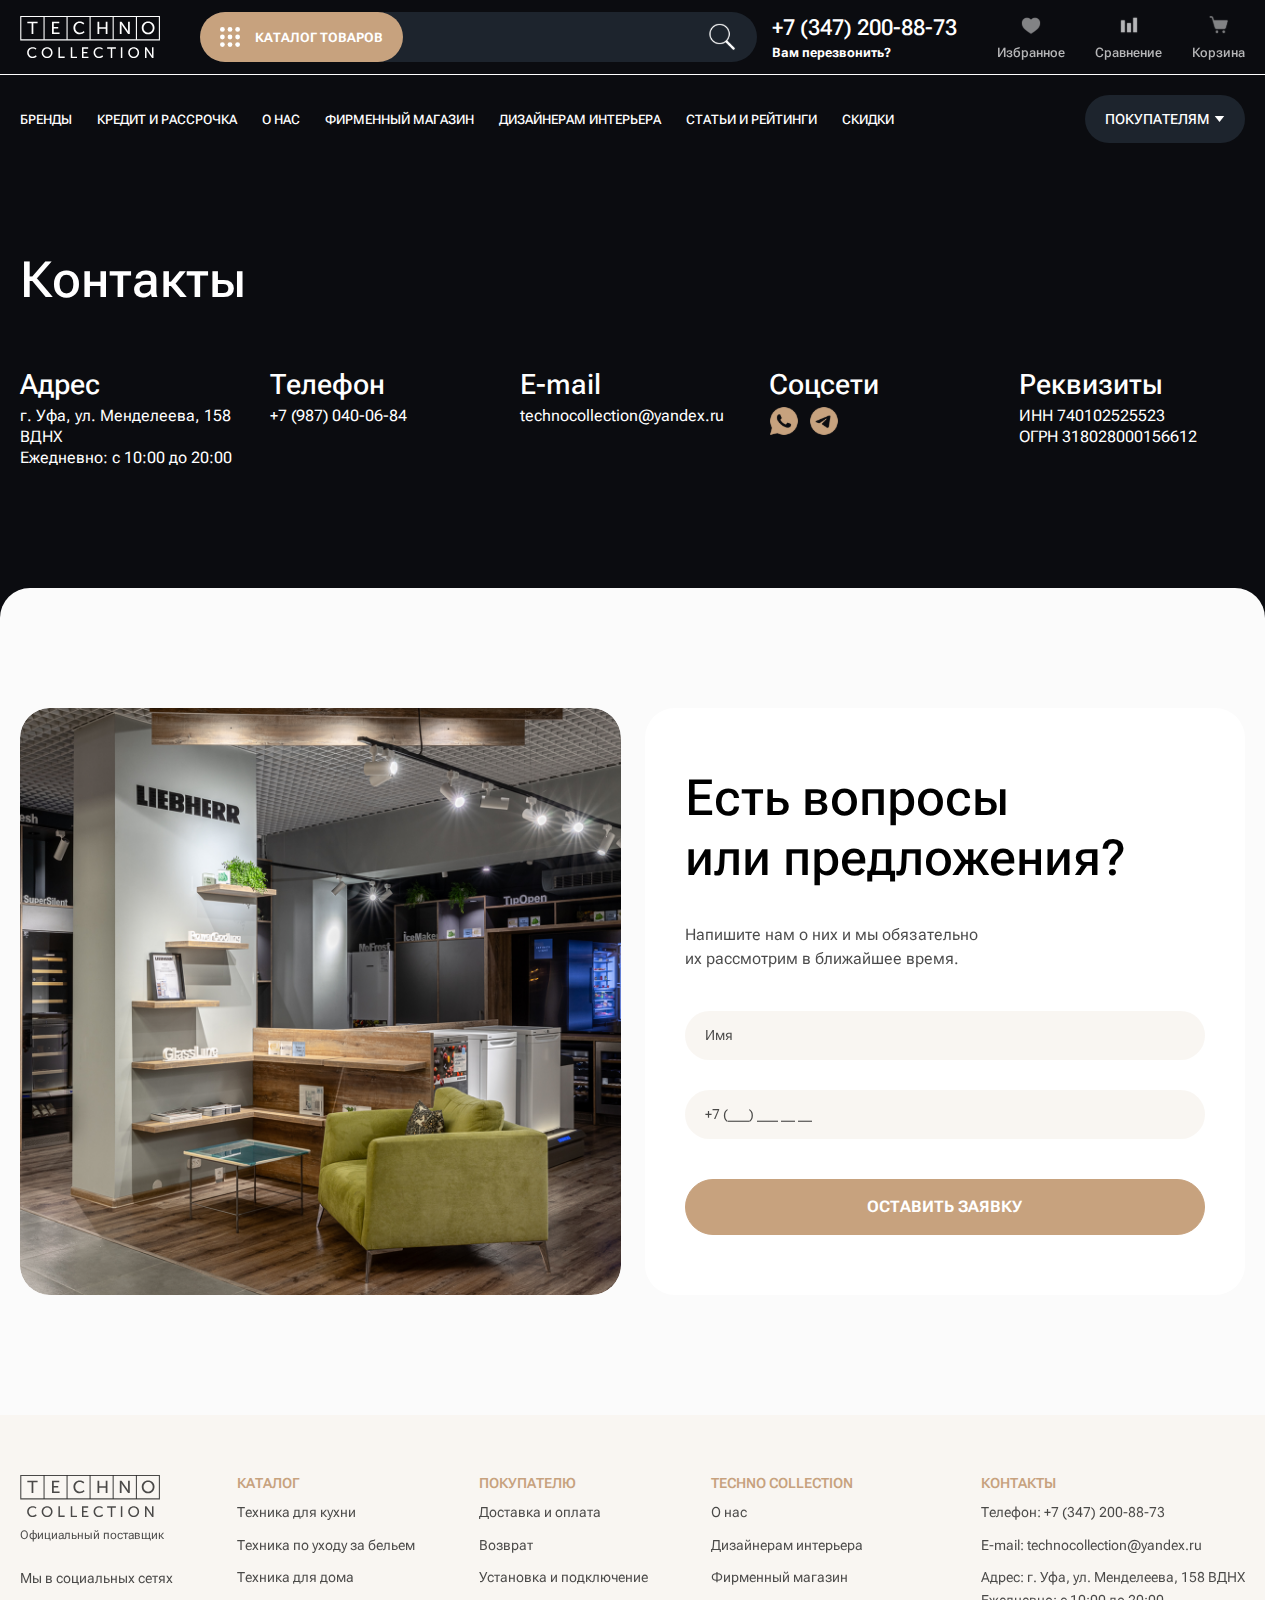
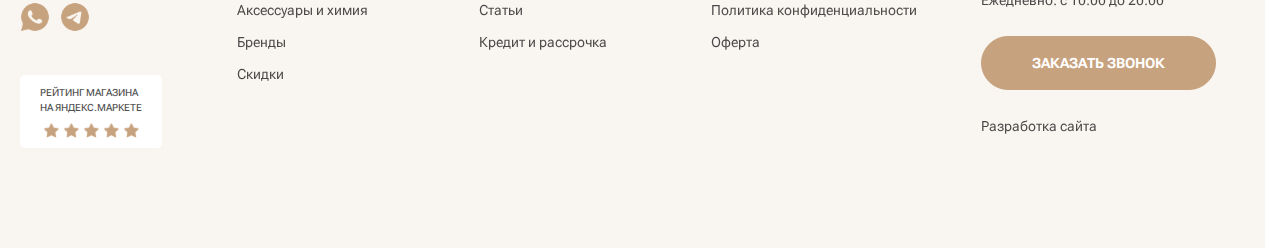
<file: contacts.html>
<!DOCTYPE html>
<html lang="en">
<head>
  <meta charset="UTF-8">
  <meta name="viewport" content="width=device-width, initial-scale=1.0">
  <title>Document</title>
  <link rel="stylesheet" href="style.css">
</head>
<body>
  <div class="wrapper">

    <header class="header">
      <div class="container header-top">
        <a href="/" class="logo">
          <img src="./img/logo-light.svg">
        </a>

        <div class="header__center">
          <label for="header-search" class="header-search">
            <button id="header-catalog-dropdown-trigger" class="header-search__button">
              <img src="./img/header-search-catalog-icon.svg">
              <span>Каталог товаров</span>
            </button>

            <input id="header-search" class="header-search__input" size="1">
            <img class="header-search__icon" src="./img/header-search-icon.svg">
          </label>

          <div class="header-phone">
            <a class="header-phone__link" href="tel:+73472008873">+7 (347) 200-88-73</a>
            <div class="header-phone__hint">Вам перезвонить?</div>
          </div>
        </div>

        <div class="header-call">
          <img src="./img/header-call-mobile-icon.svg" alt="">
        </div>

        <div class="header-icons">
          <a href="#" class="header-icon">
            <img src="./img/header-icons-heart.svg" alt="">
            <div class="header-icon__text">Избранное</div>
          </a>

          <a href="#" class="header-icon">
            <img src="./img/header-icons-comparisons.svg" alt="">
            <div class="header-icon__text">Сравнение</div>
          </a>

          <a href="#" class="header-icon">
            <img src="./img/header-icons-cart.svg" alt="">
            <div class="header-icon__text">Корзина</div>
          </a>
        </div>

        <div data-burger-button class="burger-button">
          <div class="burger-button__lines"></div>
        </div>
      </div>

      <hr class="header-separator" />

      <div class="container header-bottom">
        <nav class="header-nav">
          <a href="#" class="header-nav__link">Бренды</a>
          <a href="#" class="header-nav__link">Кредит и рассрочка</a>
          <a href="#" class="header-nav__link">О нас</a>
          <a href="#" class="header-nav__link">Фирменный магазин</a>
          <a href="#" class="header-nav__link">Дизайнерам интерьера</a>
          <a href="#" class="header-nav__link">Статьи и рейтинги</a>
          <a href="#" class="header-nav__link">Скидки</a>
        </nav>

        <button id="header-customers-dropdown-trigger" class="header-customers">
          <span>Покупателям</span>
          <img src="./img/header-dropdown-arrow.svg" alt="">
        </button>
      </div>

      <div id="header-customers-dropdown" class="header-dropdown header-customers-dropdown">
        <div class="container">
          <a href="#" class="palette palette--hoverable header-customers-dropdown-item">
            <div class="header-customers-dropdown-item__title">
              Доставка <br> и занос техники
            </div>
            <div class="header-customers-dropdown-item__text">
              Доставляем технику <br> по всей России
            </div>
            <div class="header-customers-dropdown-item__link">
              <img src="./img/header-customers-dropdown-arrow.svg">
            </div>
          </a>

          <a href="#" class="palette palette--hoverable header-customers-dropdown-item">
            <div class="header-customers-dropdown-item__title">
              Самовывоз
            </div>
            <div class="header-customers-dropdown-item__text">
              Самовывоз из фирменного магазина в г. Уфа
            </div>
            <div class="header-customers-dropdown-item__link">
              <img src="./img/header-customers-dropdown-arrow.svg">
            </div>
          </a>

          <a href="#" class="palette palette--hoverable header-customers-dropdown-item">
            <div class="header-customers-dropdown-item__title">
              Рассрочка и кредит
            </div>
            <div class="header-customers-dropdown-item__text">
              Гибкие условия оплаты с возможностью оформить кредит или рассрочку
            </div>
            <div class="header-customers-dropdown-item__link">
              <img src="./img/header-customers-dropdown-arrow.svg">
            </div>
          </a>

          <div class="palette palette--hoverable header-customers-dropdown-item">
            <div class="header-customers-dropdown-item__title">
              Подбор техники<br>для дома «под&nbsp;ключ»
            </div>
            <div class="header-customers-dropdown-item__text">
              Поможем подобрать технику для дома под имеющийся дизайн-проект или без него
            </div>
          </div>

          <a href="#" class="palette palette--hoverable header-customers-dropdown-item">
            <div class="header-customers-dropdown-item__title">
              Установка техники
            </div>
            <div class="header-customers-dropdown-item__text">
              Осуществляем монтаж и настройку техники
            </div>
            <div class="header-customers-dropdown-item__link">
              <img src="./img/header-customers-dropdown-arrow.svg">
            </div>
          </a>

          <a href="#" class="palette palette--hoverable header-customers-dropdown-item">
            <div class="header-customers-dropdown-item__title">
              Возврат техники
            </div>
            <div class="header-customers-dropdown-item__text">
              Осуществляем возврат техники ненадлежащего качества в течение 14 дней
            </div>
            <div class="header-customers-dropdown-item__link">
              <img src="./img/header-customers-dropdown-arrow.svg">
            </div>
          </a>

          <a href="#" class="palette palette--hoverable header-customers-dropdown-item">
            <div class="header-customers-dropdown-item__title">
              Кэшбек до&nbsp;10%
            </div>
            <div class="header-customers-dropdown-item__text">
              Кэшбек до&nbsp;10% на всю технику Asco
            </div>
            <div class="header-customers-dropdown-item__link">
              <img src="./img/header-customers-dropdown-arrow.svg">
            </div>
          </a>

          <a href="#" class="palette palette--hoverable header-customers-dropdown-item">
            <div class="header-customers-dropdown-item__title">
              Гарантия и сервисное обслуживание
            </div>
            <div class="header-customers-dropdown-item__text">
              Гарантия от производителя до 5 лет на все категории товаров
            </div>
            <div class="header-customers-dropdown-item__link">
              <img src="./img/header-customers-dropdown-arrow.svg">
            </div>
          </a>
        </div>
      </div>

      <div id="header-catalog-dropdown" class="header-dropdown header-catalog-dropdown">
        <div class="header-catalog-dropdown__left">
          <div class="header-catalog-dropdown-menu">
            <a href="category.html">
              <div class="header-catalog-dropdown-menu__link header-catalog-dropdown-menu__link--active">
                <div class="header-catalog-dropdown-menu__link-icon">
                  <i style="--path: url(./img/header-catalog-dropdown-oven.svg)"></i>
                </div>
                <div class="header-catalog-dropdown-menu__link-text">Техника для кухни</div>
              </div>
            </a>
            <a href="">
              <div class="header-catalog-dropdown-menu__link">
                <div class="header-catalog-dropdown-menu__link-icon">
                  <i style="--path: url(./img/header-catalog-dropdown-washing-machine.svg)"></i>
                </div>
                <div class="header-catalog-dropdown-menu__link-text">Техника по уходу за бельем</div>
              </div>
            </a>
            <a href="">
              <div class="header-catalog-dropdown-menu__link">
                <div class="header-catalog-dropdown-menu__link-icon">
                  <i style="--path: url(./img/header-catalog-dropdown-vacuum-cleaner.svg)"></i>
                </div>
                <div class="header-catalog-dropdown-menu__link-text">Техника для дома</div>
              </div>
            </a>
            <a href="">
              <div class="header-catalog-dropdown-menu__link">
                <div class="header-catalog-dropdown-menu__link-icon">
                  <i style="--path: url(./img/header-catalog-dropdown-shampoo.svg)"></i>
                </div>
                <div class="header-catalog-dropdown-menu__link-text">Аксессуары и бытовая химия</div>
              </div>
            </a>
          </div>
        </div>
        <div class="header-catalog-dropdown__right">
          <div class="header-catalog-dropdown__title">Техника для кухни</div>
          <div class="header-catalog-dropdown__links">
            <a href="#" class="header-catalog-dropdown__link">Категория 1</a>
            <a href="#" class="header-catalog-dropdown__link">Категория 2</a>
            <a href="#" class="header-catalog-dropdown__link">Категория 3</a>
            <a href="#" class="header-catalog-dropdown__link">Категория 4</a>
            <a href="#" class="header-catalog-dropdown__link">Категория 5</a>
            <a href="#" class="header-catalog-dropdown__link">Категория 6</a>
            <a href="#" class="header-catalog-dropdown__link">Категория 7</a>
            <a href="#" class="header-catalog-dropdown__link">Категория 8</a>
            <a href="#" class="header-catalog-dropdown__link">Категория 9</a>
            <a href="#" class="header-catalog-dropdown__link">Категория 10</a>
            <a href="#" class="header-catalog-dropdown__link">Категория 11</a>
            <a href="#" class="header-catalog-dropdown__link">Категория 12</a>
          </div>
        </div>
      </div>
    </header>

    <section class="section contacts-block">
      <div class="container">
        <div class="contacts-info">
          <div class="contacts-info__title section__title">Контакты</div>
          <div class="contacts-info__list">
            <div class="contacts-info__card">
              <div class="contacts-info-card__title">Адрес</div>
              <div class="contacts-info-card__text">г. Уфа, ул. Менделеева, 158 ВДНХ<br/>Ежедневно: с 10:00 до 20:00</div>
            </div>
            <div class="contacts-info__card">
              <div class="contacts-info-card__title">Телефон</div>
              <div class="contacts-info-card__text">+7 (987) 040-06-84</div>
            </div>
            <div class="contacts-info__card">
              <div class="contacts-info-card__title">E-mail</div>
              <div class="contacts-info-card__text">technocollection@yandex.ru</div>
            </div>
            <div class="contacts-info__card">
              <div class="contacts-info-card__title">Соцсети</div>
              <div class="contacts-info-card__icons">
                <img src="./img/icon-whatsapp.svg" alt="">
                <img src="./img/icon-telegramm.svg" alt="">
              </div>
            </div>
            <div class="contacts-info__card">
              <div class="contacts-info-card__title">Реквизиты</div>
              <div class="contacts-info-card__text">ИНН 740102525523<br/>ОГРН 318028000156612</div>
            </div>
          </div>
        </div>
      </div>
    </section>

    <section class="section section--round-top home-questions-or-propositions">
      <div class="container form">
        <div class="form__image">
          <img src="./img/form-questions-and-propositions-image.png" alt="">
        </div>

        <div class="form__content">
          <h2 class="form__title section__title">Есть вопросы<br /> или предложения?</h2>

          <div class="form__subtitle">
            Напишите нам о них и мы обязательно<br /> их рассмотрим в ближайшее время.
          </div>

          <div class="form__controls">
            <input type="text" class="form__input" placeholder="Имя">
            <input data-form-phone-number type="text" class="form__input" placeholder="+7 (___) ___ __ __">
            <button class="button button--block form__button">ОСТАВИТЬ ЗАЯВКУ</button>
          </div>
        </div>
      </div>
    </section>

    <footer class="footer">
      <div class="container">
        <div class="footer-column footer-main-column">
          <a class="logo" href="#">
            <img src="./img/logo-dark.svg" alt="">
          </a>

          <div class="footer-column__under-logo">Официальный поставщик</div>

          <div class="footer-social-media">
            <div class="footer-social-media__text footer-column__text">Мы в социальных сетях</div>
            <div class="footer-social-media__icons">
              <a href="#">
                <img src="./img/icon-whatsapp.svg" alt="">
              </a>
              <a href="#">
                <img src="./img/icon-telegramm.svg" alt="">
              </a>
            </div>
          </div>

          <div class="rating-badge footer__rating-badge">
            <div class="rating-badge__title">
              Рейтинг магазина <br /> на Яндекс.Маркете
            </div>
            <div class="rating-badge__stars">
              <img src="./img/rating-badge-star.svg" alt="">
              <img src="./img/rating-badge-star.svg" alt="">
              <img src="./img/rating-badge-star.svg" alt="">
              <img src="./img/rating-badge-star.svg" alt="">
              <img src="./img/rating-badge-star.svg" alt="">
            </div>
          </div>
        </div>
        <div class="footer-column">
          <div class="footer-column__title">КАТАЛОГ</div>
          <a href="#" class="footer-column__text">Техника для кухни</a>
          <a href="#" class="footer-column__text">Техника по уходу за бельем</a>
          <a href="#" class="footer-column__text">Техника для дома</a>
          <a href="#" class="footer-column__text">Аксессуары и химия</a>
          <a href="#" class="footer-column__text">Бренды</a>
          <a href="#" class="footer-column__text">Скидки</a>
        </div>
        <div class="footer-column">
          <div class="footer-column__title">ПОКУПАТЕЛЮ</div>
          <a href="#" class="footer-column__text">Доставка и оплата</a>
          <a href="#" class="footer-column__text">Возврат</a>
          <a href="#" class="footer-column__text">Установка и подключение</a>
          <a href="#" class="footer-column__text">Статьи</a>
          <a href="#" class="footer-column__text">Кредит и рассрочка</a>
        </div>
        <div class="footer-column">
          <div class="footer-column__title">TECHNO COLLECTION</div>
          <a href="#" class="footer-column__text">О нас</a>
          <a href="#" class="footer-column__text">Дизайнерам интерьера</a>
          <a href="#" class="footer-column__text">Фирменный магазин</a>
          <a href="#" class="footer-column__text">Политика конфиденциальности</a>
          <a href="#" class="footer-column__text">Оферта</a>
        </div>
        <div class="footer-column">
          <div class="footer-column__title">КОНТАКТЫ</div>
          <a href="tel:+73472008873" class="footer-column__text">Телефон: +7 (347) 200-88-73</a>
          <a href="mailto:technocollection@yandex.ru" class="footer-column__text">E-mail: technocollection@yandex.ru</a>
          <a class="footer-column__text">Адрес: г. Уфа, ул. Менделеева, 158 ВДНХ<br /> Ежедневно: с 10:00 до 20:00</a>
          <button class="footer-column__button button">ЗАКАЗАТЬ ЗВОНОК</button>
          <a href="#" class="footer-column__text">Разработка сайта</a>
        </div>
      </div>
    </footer>

  </div>
  
</body>
</html>
</file>
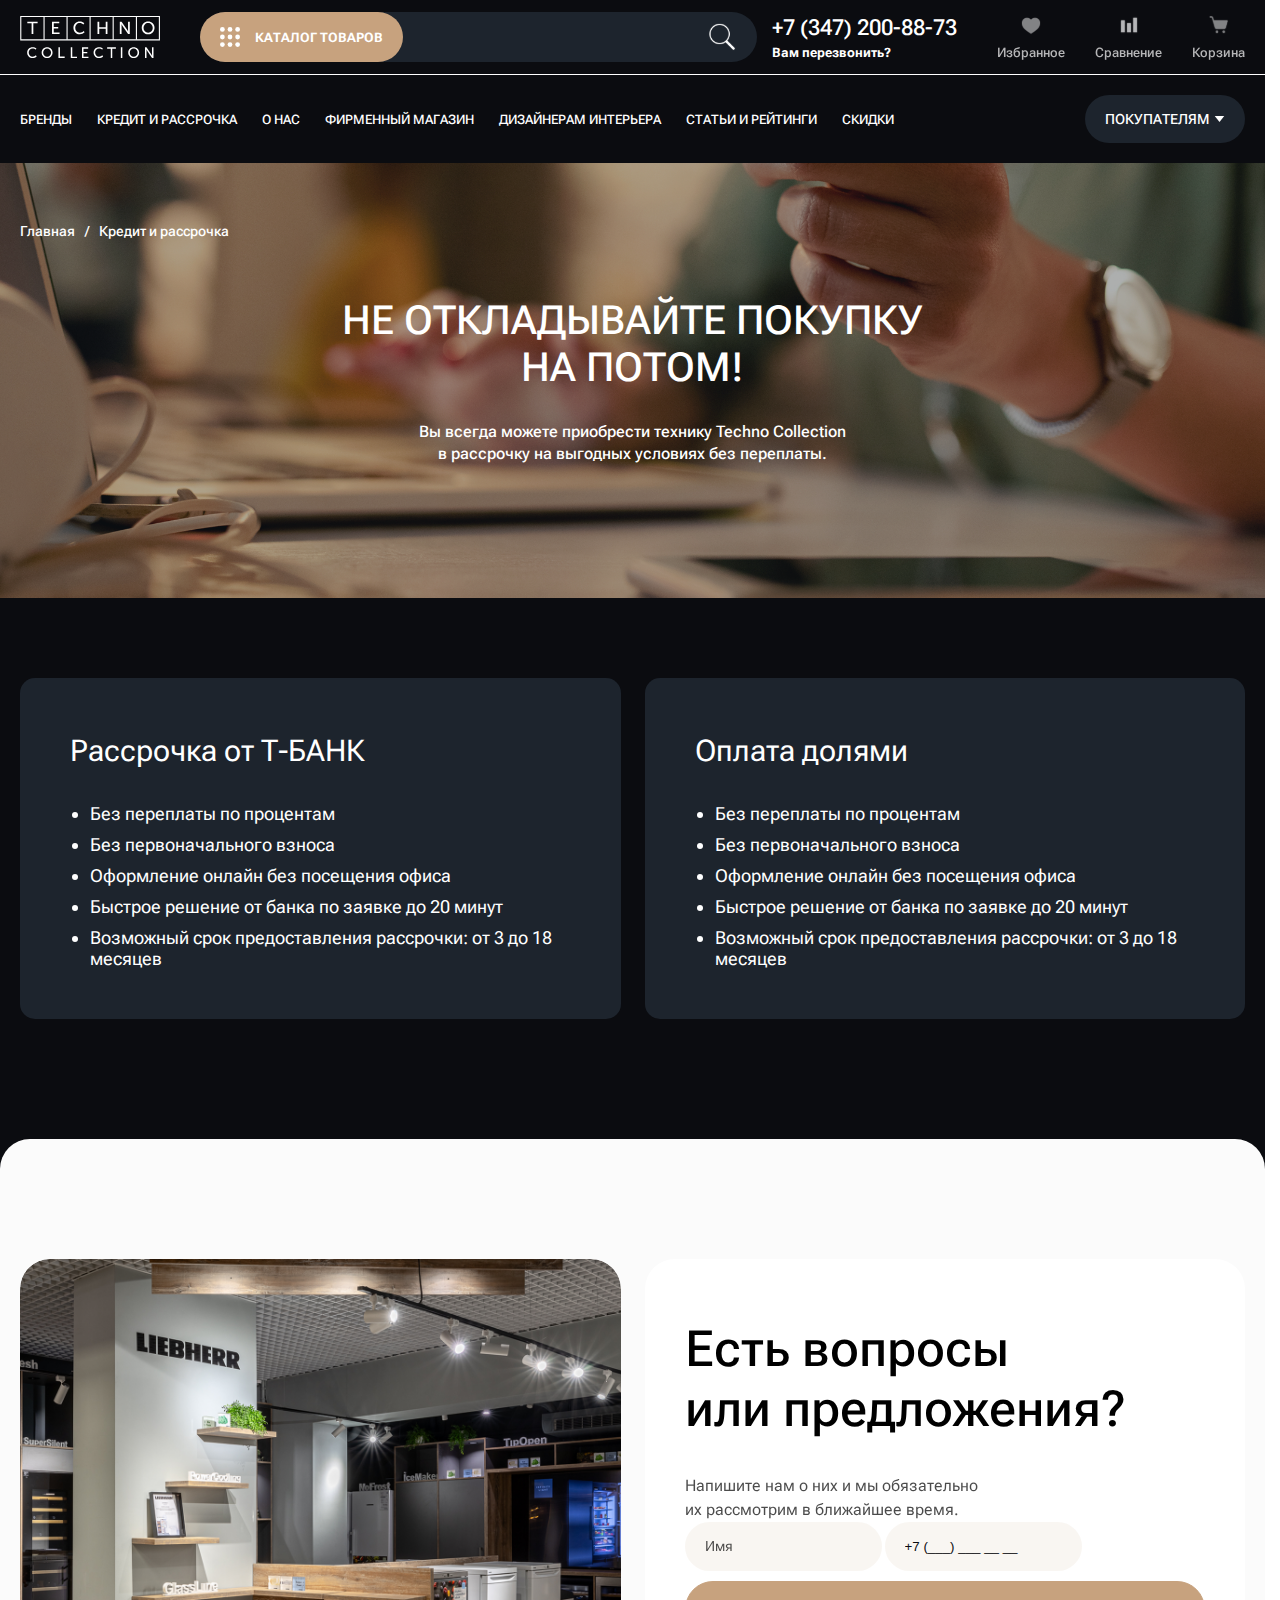
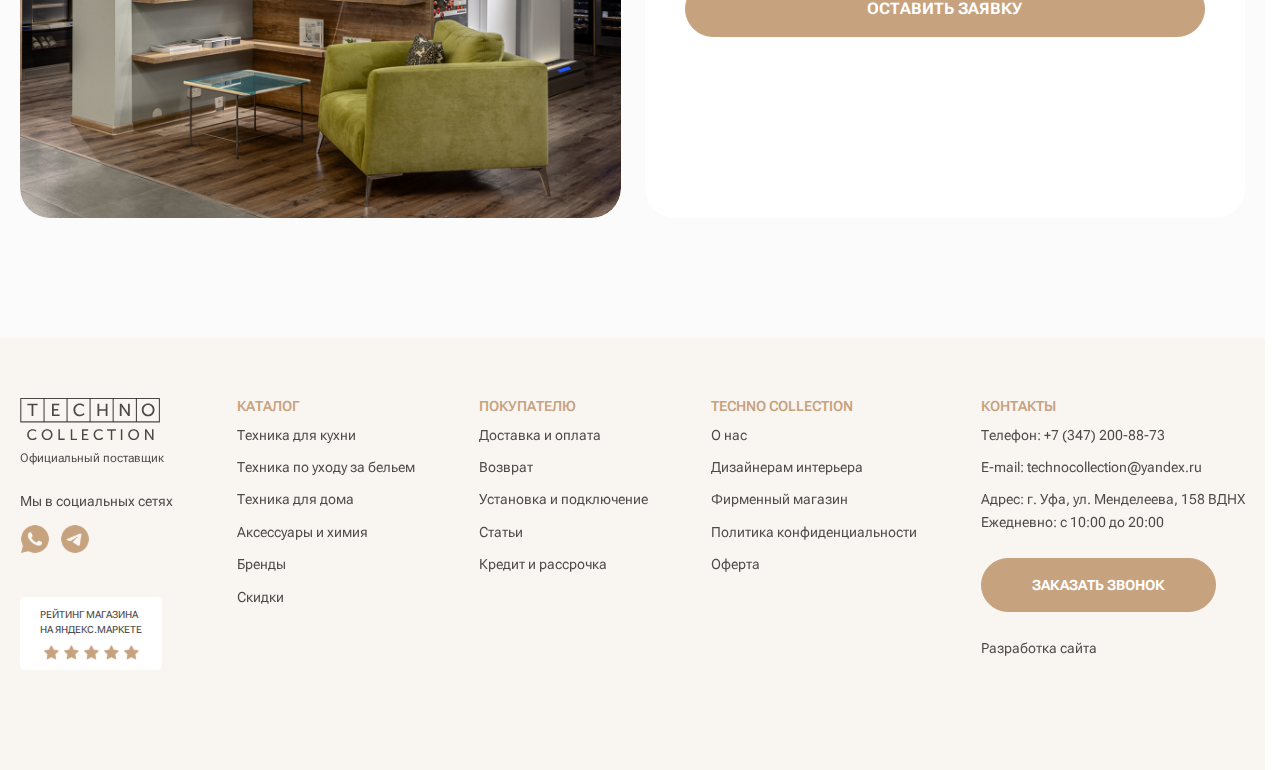
<file: credits.html>
<!DOCTYPE html>
<html lang="en">

<head>
  <meta charset="UTF-8">
  <meta name="viewport" content="width=device-width, initial-scale=1.0">
  <title>Document</title>
  <link rel="stylesheet" href="style.css">
</head>

<body>
  <div class="wrapper">
    <header class="header">
      <div class="container header-top">
        <a href="/" class="logo">
          <img src="./img/logo-light.svg">
        </a>

        <div class="header__center">
          <label for="header-search" class="header-search">
            <button id="header-catalog-dropdown-trigger" class="header-search__button">
              <img src="./img/header-search-catalog-icon.svg">
              <span>Каталог товаров</span>
            </button>

            <input id="header-search" class="header-search__input" size="0">
            <img class="header-search__icon" src="./img/header-search-icon.svg">
          </label>

          <div class="header-phone">
            <a class="header-phone__link" href="tel:+73472008873">+7 (347) 200-88-73</a>
            <div class="header-phone__hint">Вам перезвонить?</div>
          </div>
        </div>

        <div class="header-icons">
          <a href="#" class="header-icon">
            <img src="./img/header-icons-heart.svg" alt="">
            <div class="header-icon__text">Избранное</div>
          </a>

          <a href="#" class="header-icon">
            <img src="./img/header-icons-comparisons.svg" alt="">
            <div class="header-icon__text">Сравнение</div>
          </a>

          <a href="#" class="header-icon">
            <img src="./img/header-icons-cart.svg" alt="">
            <div class="header-icon__text">Корзина</div>
          </a>
        </div>
      </div>

      <hr class="header-separator" />

      <div class="container header-bottom">
        <nav class="header-nav">
          <a href="#" class="header-nav__link">Бренды</a>
          <a href="#" class="header-nav__link">Кредит и рассрочка</a>
          <a href="#" class="header-nav__link">О нас</a>
          <a href="#" class="header-nav__link">Фирменный магазин</a>
          <a href="#" class="header-nav__link">Дизайнерам интерьера</a>
          <a href="#" class="header-nav__link">Статьи и рейтинги</a>
          <a href="#" class="header-nav__link">Скидки</a>
        </nav>

        <button id="header-customers-dropdown-trigger" class="header-customers">
          <span>Покупателям</span>
          <img src="./img/header-dropdown-arrow.svg" alt="">
        </button>
      </div>

      <div id="header-customers-dropdown" class="header-dropdown header-customers-dropdown">
        <div class="container">
          <a href="#" class="palette palette--hoverable header-customers-dropdown-item">
            <div class="header-customers-dropdown-item__title">
              Доставка <br> и занос техники
            </div>
            <div class="header-customers-dropdown-item__text">
              Доставляем технику <br> по всей России
            </div>
            <div class="header-customers-dropdown-item__link">
              <img src="./img/header-customers-dropdown-arrow.svg">
            </div>
          </a>

          <a href="#" class="palette palette--hoverable header-customers-dropdown-item">
            <div class="header-customers-dropdown-item__title">
              Самовывоз
            </div>
            <div class="header-customers-dropdown-item__text">
              Самовывоз из фирменного магазина в г. Уфа
            </div>
            <div class="header-customers-dropdown-item__link">
              <img src="./img/header-customers-dropdown-arrow.svg">
            </div>
          </a>

          <a href="#" class="palette palette--hoverable header-customers-dropdown-item">
            <div class="header-customers-dropdown-item__title">
              Рассрочка и кредит
            </div>
            <div class="header-customers-dropdown-item__text">
              Гибкие условия оплаты с возможностью оформить кредит или рассрочку
            </div>
            <div class="header-customers-dropdown-item__link">
              <img src="./img/header-customers-dropdown-arrow.svg">
            </div>
          </a>

          <div class="palette palette--hoverable header-customers-dropdown-item">
            <div class="header-customers-dropdown-item__title">
              Подбор техники<br>для дома «под&nbsp;ключ»
            </div>
            <div class="header-customers-dropdown-item__text">
              Поможем подобрать технику для дома под имеющийся дизайн-проект или без него
            </div>
          </div>

          <a href="#" class="palette palette--hoverable header-customers-dropdown-item">
            <div class="header-customers-dropdown-item__title">
              Установка техники
            </div>
            <div class="header-customers-dropdown-item__text">
              Осуществляем монтаж и настройку техники
            </div>
            <div class="header-customers-dropdown-item__link">
              <img src="./img/header-customers-dropdown-arrow.svg">
            </div>
          </a>

          <a href="#" class="palette palette--hoverable header-customers-dropdown-item">
            <div class="header-customers-dropdown-item__title">
              Возврат техники
            </div>
            <div class="header-customers-dropdown-item__text">
              Осуществляем возврат техники ненадлежащего качества в течение 14 дней
            </div>
            <div class="header-customers-dropdown-item__link">
              <img src="./img/header-customers-dropdown-arrow.svg">
            </div>
          </a>

          <a href="#" class="palette palette--hoverable header-customers-dropdown-item">
            <div class="header-customers-dropdown-item__title">
              Кэшбек до&nbsp;10%
            </div>
            <div class="header-customers-dropdown-item__text">
              Кэшбек до&nbsp;10% на всю технику Asco
            </div>
            <div class="header-customers-dropdown-item__link">
              <img src="./img/header-customers-dropdown-arrow.svg">
            </div>
          </a>

          <a href="#" class="palette palette--hoverable header-customers-dropdown-item">
            <div class="header-customers-dropdown-item__title">
              Гарантия и сервисное обслуживание
            </div>
            <div class="header-customers-dropdown-item__text">
              Гарантия от производителя до 5 лет на все категории товаров
            </div>
            <div class="header-customers-dropdown-item__link">
              <img src="./img/header-customers-dropdown-arrow.svg">
            </div>
          </a>
        </div>
      </div>

      <div id="header-catalog-dropdown" class="header-dropdown header-catalog-dropdown">
        <div class="header-catalog-dropdown__left">
          <div class="header-catalog-dropdown-menu">
            <div class="header-catalog-dropdown-menu__link header-catalog-dropdown-menu__link--active">
              <div class="header-catalog-dropdown-menu__link-icon">
                <i style="--path: url(./img/header-catalog-dropdown-oven.svg)"></i>
              </div>
              <div class="header-catalog-dropdown-menu__link-text">Техника для кухни</div>
            </div>

            <div class="header-catalog-dropdown-menu__link">
              <div class="header-catalog-dropdown-menu__link-icon">
                <i style="--path: url(./img/header-catalog-dropdown-washing-machine.svg)"></i>
              </div>
              <div class="header-catalog-dropdown-menu__link-text">Техника по уходу за бельем</div>
            </div>

            <div class="header-catalog-dropdown-menu__link">
              <div class="header-catalog-dropdown-menu__link-icon">
                <i style="--path: url(./img/header-catalog-dropdown-vacuum-cleaner.svg)"></i>
              </div>
              <div class="header-catalog-dropdown-menu__link-text">Техника для дома</div>
            </div>

            <div class="header-catalog-dropdown-menu__link">
              <div class="header-catalog-dropdown-menu__link-icon">
                <i style="--path: url(./img/header-catalog-dropdown-shampoo.svg)"></i>
              </div>
              <div class="header-catalog-dropdown-menu__link-text">Аксессуары и бытовая химия</div>
            </div>
          </div>
        </div>
        <div class="header-catalog-dropdown__right">
          <div class="header-catalog-dropdown__title">Техника для кухни</div>
          <div class="header-catalog-dropdown__links">
            <a href="#" class="header-catalog-dropdown__link">Категория 1</a>
            <a href="#" class="header-catalog-dropdown__link">Категория 2</a>
            <a href="#" class="header-catalog-dropdown__link">Категория 3</a>
            <a href="#" class="header-catalog-dropdown__link">Категория 4</a>
            <a href="#" class="header-catalog-dropdown__link">Категория 5</a>
            <a href="#" class="header-catalog-dropdown__link">Категория 6</a>
            <a href="#" class="header-catalog-dropdown__link">Категория 7</a>
            <a href="#" class="header-catalog-dropdown__link">Категория 8</a>
            <a href="#" class="header-catalog-dropdown__link">Категория 9</a>
            <a href="#" class="header-catalog-dropdown__link">Категория 10</a>
            <a href="#" class="header-catalog-dropdown__link">Категория 11</a>
            <a href="#" class="header-catalog-dropdown__link">Категория 12</a>
          </div>
        </div>
      </div>
    </header>

    <nav class="navbar">
      <div class="container">
        <div class="navbar__items">
          <a href="#" class="navbar__item">
            <div class="navbar__icon">
              <img src="./img/navbar-catalog-icon.svg" alt="" srcset="">
            </div>
            <div class="navbar__text">Каталог</div>
          </a>

          <a href="#" class="navbar__item">
            <div class="navbar__icon">
              <img src="./img/navbar-cart-icon.svg" alt="" srcset="">
            </div>
            <div class="navbar__text">Корзина</div>
          </a>

          <a href="#" class="navbar__item">
            <div class="navbar__icon">
              <img src="./img/navbar-diagram-icon.svg" alt="" srcset="">
            </div>
            <div class="navbar__text">Сравнение</div>
          </a>

          <a href="#" class="navbar__item">
            <div class="navbar__icon">
              <img src="./img/navbar-heart-icon.svg" alt="" srcset="">
            </div>
            <div class="navbar__text">Избранное</div>
          </a>
        </div>
      </div>
    </nav>

    <section class="banner banner--medium">
      <img class="banner__image" src="./img/credit-banner.png">

      <div class="container">
        <div class="banner__content">
          <div class="breadcrumbs breadcrumbs--white banner__breadcrumbs">
            <span class="breadcrumbs__item">Главная</span>
            <span class="breadcrumbs__item">Кредит и рассрочка</span>
          </div>

          <div class="banner__center">
            <div class="banner__title">НЕ ОТКЛАДЫВАЙТЕ ПОКУПКУ НА ПОТОМ!</div>

            <div class="banner__subtitle">
              Вы всегда можете приобрести технику Techno Collection<br /> в рассрочку на выгодных условиях без
              переплаты.
            </div>
          </div>

        </div>
      </div>
    </section>

    <section class="section payment-methods">
      <div class="container">
        <div class="payment-methods__card palette palette--hoverable">
          <div class="payment-methods__card-title">Рассрочка от Т-БАНК</div>
          <div class="payment-methods__card-list">
            <ul>
              <li>
                Без переплаты по процентам
              </li>
            </ul>
            <ul>
              <li>
                Без первоначального взноса
              </li>
            </ul>
            <ul>
              <li>
                Оформление онлайн без посещения офиса
              </li>
            </ul>
            <ul>
              <li>
                Быстрое решение от банка по заявке до 20 минут
              </li>
            </ul>
            <ul>
              <li>
                Возможный срок предоставления рассрочки: от 3 до 18 месяцев
              </li>
            </ul>
          </div>
        </div>
        <div class="payment-methods__card palette palette--hoverable">
          <div class="payment-methods__card-title">Оплата долями</div>
          <div class="payment-methods__card-list">
            <ul>
              <li>
                Без переплаты по процентам
              </li>
            </ul>
            <ul>
              <li>
                Без первоначального взноса
              </li>
            </ul>
            <ul>
              <li>
                Оформление онлайн без посещения офиса
              </li>
            </ul>
            <ul>
              <li>
                Быстрое решение от банка по заявке до 20 минут
              </li>
            </ul>
            <ul>
              <li>
                Возможный срок предоставления рассрочки: от 3 до 18 месяцев
              </li>
            </ul>
          </div>
        </div>
      </div>
    </section>

    <section class="section home-questions-or-propositions section--round-top">
      <div class="container form">
        <div class="form__image">
          <img src="./img/form-questions-and-propositions-image.png" alt="">
        </div>

        <div class="form__content">
          <h2 class="form__title section__title">Есть вопросы<br /> или предложения?</h2>

          <div class="form__subtitle">
            Напишите нам о них и мы обязательно<br /> их рассмотрим в ближайшее время.
          </div>

          <div class="form__panel">
            <input type="text" class="form__input" placeholder="Имя">
            <input data-form-phone-number type="text" class="form__input" placeholder="+7 (___) ___ __ __">
            <button class="button button--block form__button">ОСТАВИТЬ ЗАЯВКУ</button>
          </div>
        </div>
      </div>
    </section>

    <footer class="footer">
      <div class="container">
        <div class="footer-column footer-main-column">
          <a class="logo" href="#">
            <img src="./img/logo-dark.svg" alt="">
          </a>

          <div class="footer-column__under-logo">Официальный поставщик</div>

          <div class="footer-social-media">
            <div class="footer-social-media__text footer-column__text">Мы в социальных сетях</div>
            <div class="footer-social-media__icons">
              <a href="#">
                <img src="./img/icon-whatsapp.svg" alt="">
              </a>
              <a href="#">
                <img src="./img/icon-telegramm.svg" alt="">
              </a>
            </div>
          </div>

          <div class="rating-badge footer__rating-badge">
            <div class="rating-badge__title">
              Рейтинг магазина <br /> на Яндекс.Маркете
            </div>
            <div class="rating-badge__stars">
              <img src="./img/rating-badge-star.svg" alt="">
              <img src="./img/rating-badge-star.svg" alt="">
              <img src="./img/rating-badge-star.svg" alt="">
              <img src="./img/rating-badge-star.svg" alt="">
              <img src="./img/rating-badge-star.svg" alt="">
            </div>
          </div>
        </div>
        <div class="footer-column">
          <div class="footer-column__title">КАТАЛОГ</div>
          <a href="#" class="footer-column__text">Техника для кухни</a>
          <a href="#" class="footer-column__text">Техника по уходу за бельем</a>
          <a href="#" class="footer-column__text">Техника для дома</a>
          <a href="#" class="footer-column__text">Аксессуары и химия</a>
          <a href="#" class="footer-column__text">Бренды</a>
          <a href="#" class="footer-column__text">Скидки</a>
        </div>
        <div class="footer-column">
          <div class="footer-column__title">ПОКУПАТЕЛЮ</div>
          <a href="#" class="footer-column__text">Доставка и оплата</a>
          <a href="#" class="footer-column__text">Возврат</a>
          <a href="#" class="footer-column__text">Установка и подключение</a>
          <a href="#" class="footer-column__text">Статьи</a>
          <a href="#" class="footer-column__text">Кредит и рассрочка</a>
        </div>
        <div class="footer-column">
          <div class="footer-column__title">TECHNO COLLECTION</div>
          <a href="#" class="footer-column__text">О нас</a>
          <a href="#" class="footer-column__text">Дизайнерам интерьера</a>
          <a href="#" class="footer-column__text">Фирменный магазин</a>
          <a href="#" class="footer-column__text">Политика конфиденциальности</a>
          <a href="#" class="footer-column__text">Оферта</a>
        </div>
        <div class="footer-column">
          <div class="footer-column__title">КОНТАКТЫ</div>
          <a href="tel:+73472008873" class="footer-column__text">Телефон: +7 (347) 200-88-73</a>
          <a href="mailto:technocollection@yandex.ru" class="footer-column__text">E-mail: technocollection@yandex.ru</a>
          <a class="footer-column__text">Адрес: г. Уфа, ул. Менделеева, 158 ВДНХ<br /> Ежедневно: с 10:00 до 20:00</a>
          <button class="footer-column__button button">ЗАКАЗАТЬ ЗВОНОК</button>
          <a href="#" class="footer-column__text">Разработка сайта</a>
        </div>
      </div>
    </footer>

  </div>
  <script src="app.js"></script>
</body>

</html>
</file>
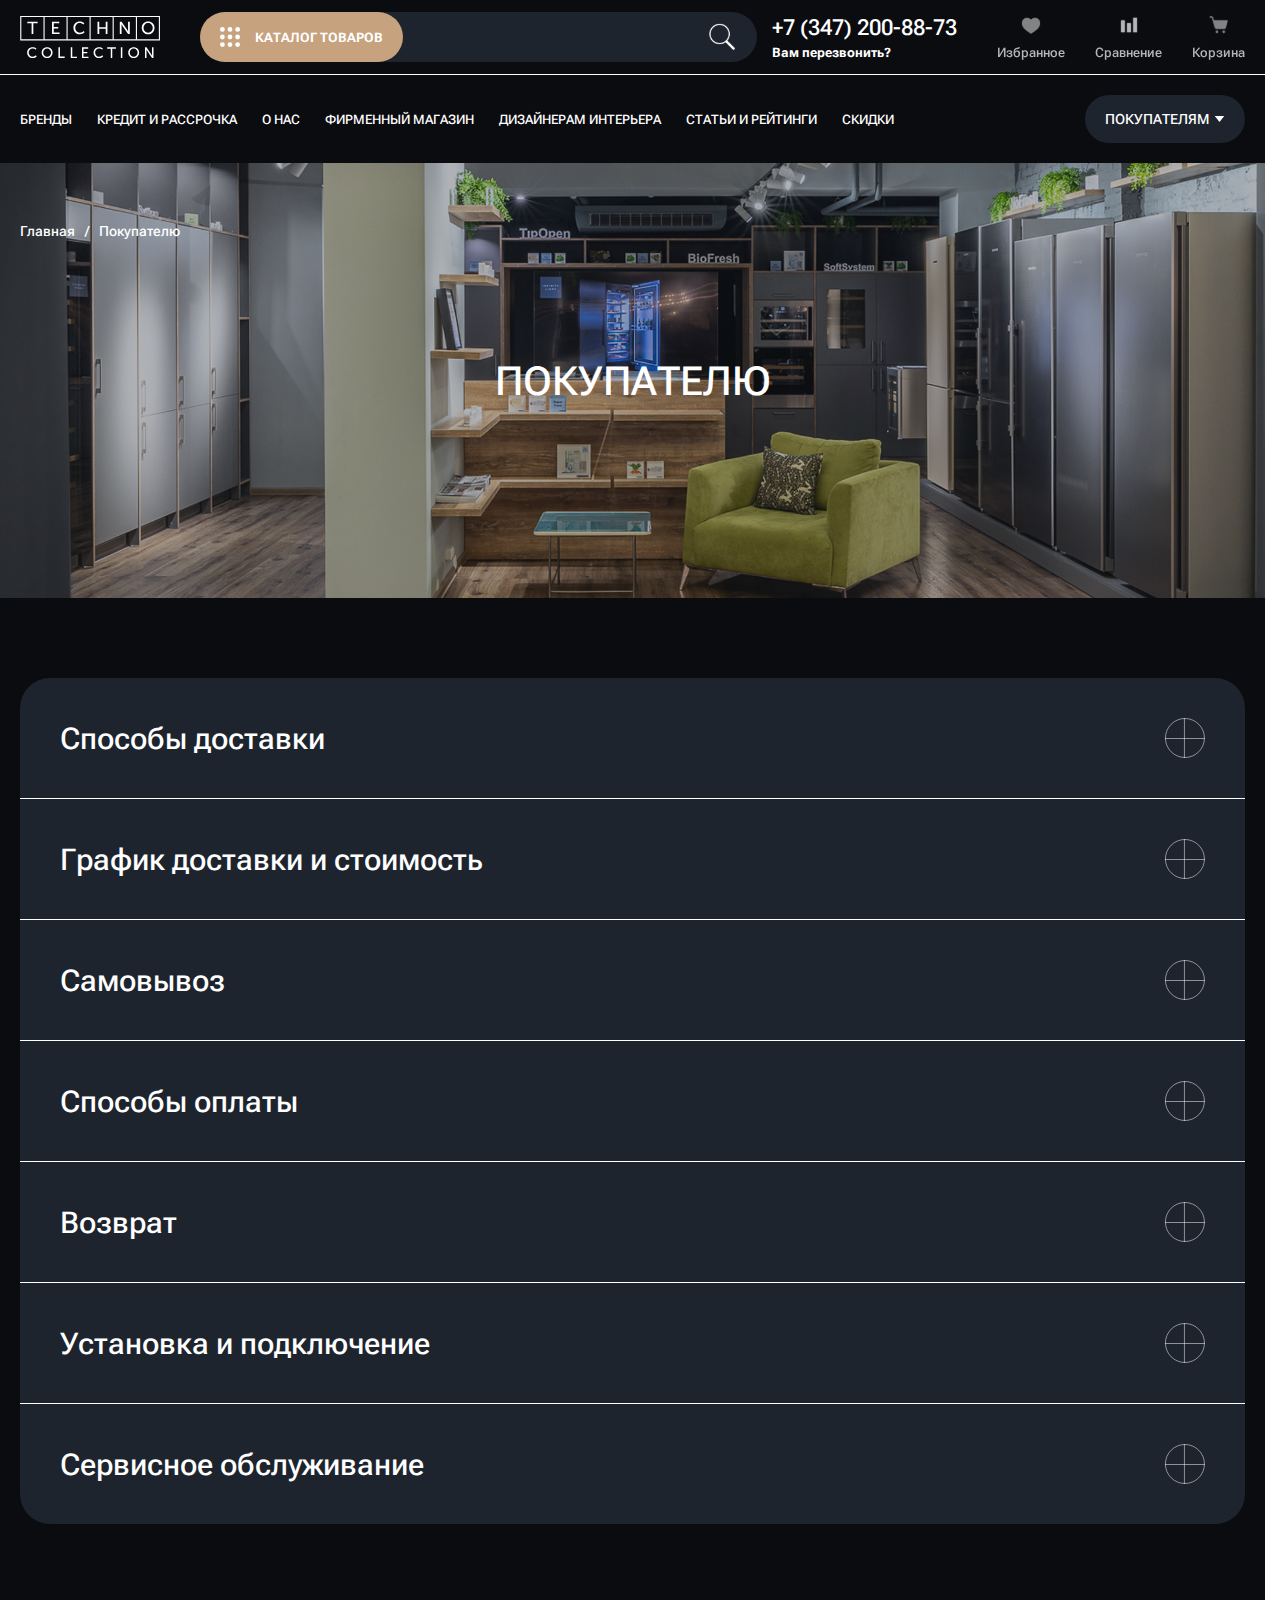
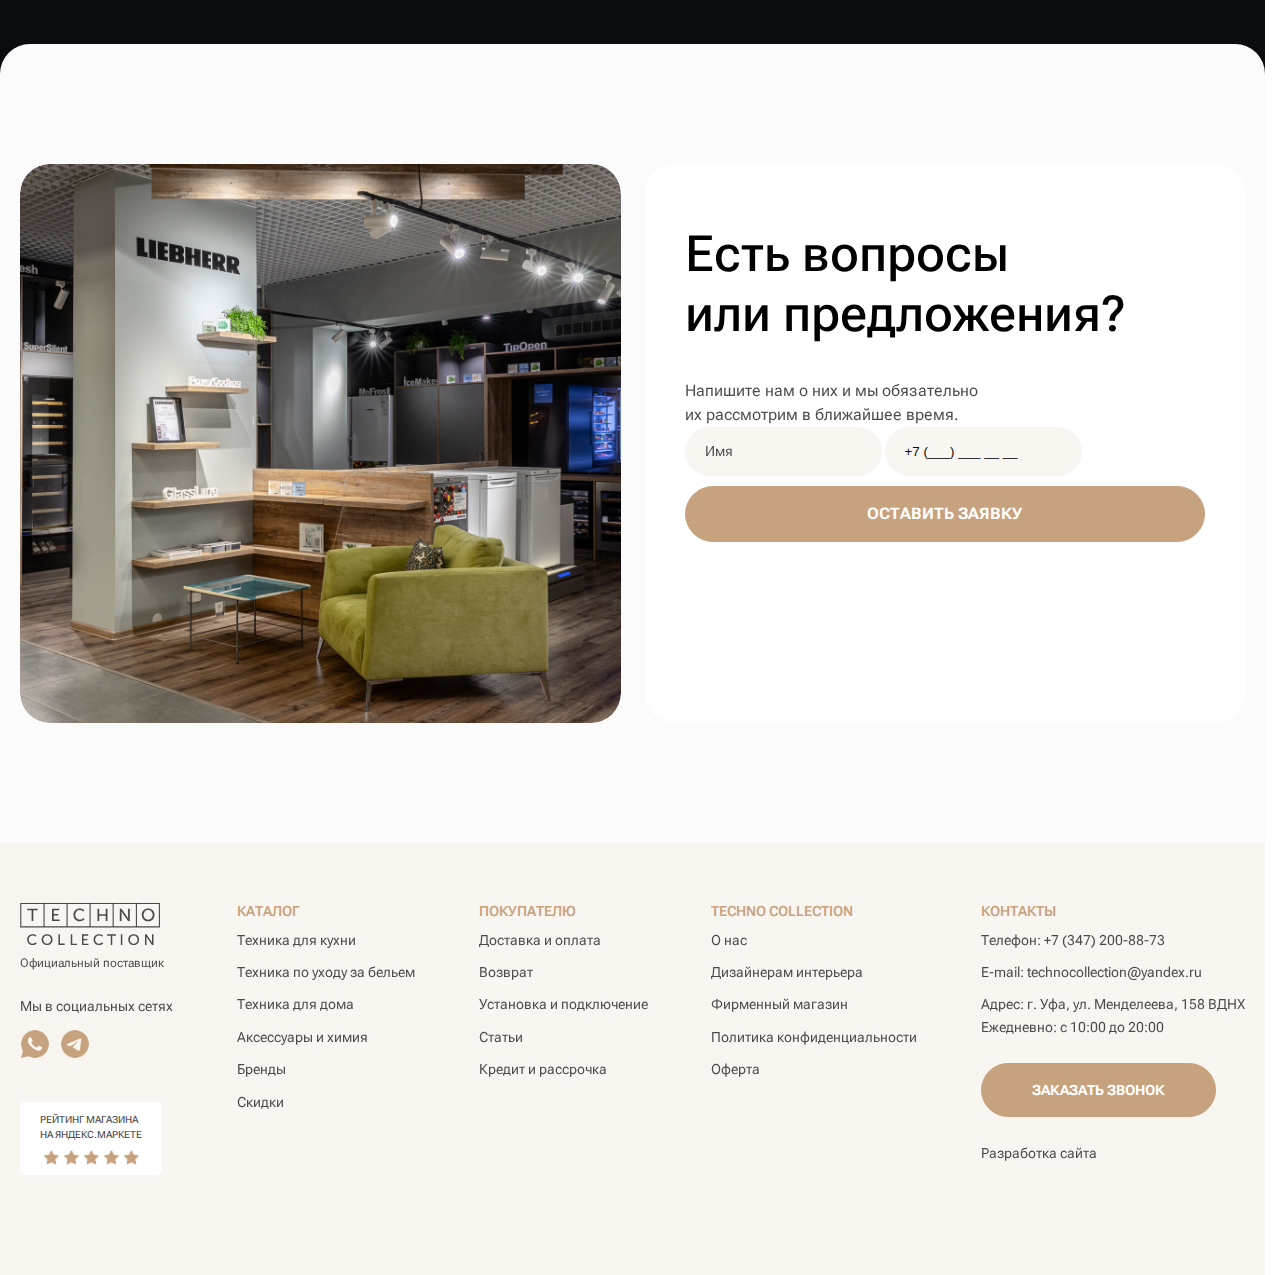
<file: customers.html>
<!DOCTYPE html>
<html lang="en">

<head>
  <meta charset="UTF-8">
  <meta name="viewport" content="width=device-width, initial-scale=1.0">
  <title>Document</title>
  <link rel="stylesheet" href="style.css">
</head>

<body>
  <div class="wrapper">

    <header class="header">
      <div class="container header-top">
        <a href="/" class="logo">
          <img src="./img/logo-light.svg">
        </a>

        <div class="header__center">
          <label for="header-search" class="header-search">
            <button id="header-catalog-dropdown-trigger" class="header-search__button">
              <img src="./img/header-search-catalog-icon.svg">
              <span>Каталог товаров</span>
            </button>

            <input id="header-search" class="header-search__input">
            <img class="header-search__icon" src="./img/header-search-icon.svg">
          </label>

          <div class="header-phone">
            <a class="header-phone__link" href="tel:+73472008873">+7 (347) 200-88-73</a>
            <div class="header-phone__hint">Вам перезвонить?</div>
          </div>
        </div>

        <div class="header-icons">
          <a href="#" class="header-icon">
            <img src="./img/header-icons-heart.svg" alt="">
            <div class="header-icon__text">Избранное</div>
          </a>

          <a href="#" class="header-icon">
            <img src="./img/header-icons-comparisons.svg" alt="">
            <div class="header-icon__text">Сравнение</div>
          </a>

          <a href="#" class="header-icon">
            <img src="./img/header-icons-cart.svg" alt="">
            <div class="header-icon__text">Корзина</div>
          </a>
        </div>
      </div>

      <hr class="header-separator" />

      <div class="container header-bottom">
        <nav class="header-nav">
          <a href="#" class="header-nav__link">Бренды</a>
          <a href="#" class="header-nav__link">Кредит и рассрочка</a>
          <a href="#" class="header-nav__link">О нас</a>
          <a href="#" class="header-nav__link">Фирменный магазин</a>
          <a href="#" class="header-nav__link">Дизайнерам интерьера</a>
          <a href="#" class="header-nav__link">Статьи и рейтинги</a>
          <a href="#" class="header-nav__link">Скидки</a>
        </nav>

        <button id="header-customers-dropdown-trigger" class="header-customers">
          <span>Покупателям</span>
          <img src="./img/header-dropdown-arrow.svg" alt="">
        </button>
      </div>

      <div id="header-customers-dropdown" class="header-dropdown header-customers-dropdown">
        <div class="container">
          <a href="#" class="palette palette--hoverable header-customers-dropdown-item">
            <div class="header-customers-dropdown-item__title">
              Доставка <br> и занос техники
            </div>
            <div class="header-customers-dropdown-item__text">
              Доставляем технику <br> по всей России
            </div>
            <div class="header-customers-dropdown-item__link">
              <img src="./img/header-customers-dropdown-arrow.svg">
            </div>
          </a>

          <a href="#" class="palette palette--hoverable header-customers-dropdown-item">
            <div class="header-customers-dropdown-item__title">
              Самовывоз
            </div>
            <div class="header-customers-dropdown-item__text">
              Самовывоз из фирменного магазина в г. Уфа
            </div>
            <div class="header-customers-dropdown-item__link">
              <img src="./img/header-customers-dropdown-arrow.svg">
            </div>
          </a>

          <a href="#" class="palette palette--hoverable header-customers-dropdown-item">
            <div class="header-customers-dropdown-item__title">
              Рассрочка и кредит
            </div>
            <div class="header-customers-dropdown-item__text">
              Гибкие условия оплаты с возможностью оформить кредит или рассрочку
            </div>
            <div class="header-customers-dropdown-item__link">
              <img src="./img/header-customers-dropdown-arrow.svg">
            </div>
          </a>

          <div class="palette palette--hoverable header-customers-dropdown-item">
            <div class="header-customers-dropdown-item__title">
              Подбор техники<br>для дома «под&nbsp;ключ»
            </div>
            <div class="header-customers-dropdown-item__text">
              Поможем подобрать технику для дома под имеющийся дизайн-проект или без него
            </div>
          </div>

          <a href="#" class="palette palette--hoverable header-customers-dropdown-item">
            <div class="header-customers-dropdown-item__title">
              Установка техники
            </div>
            <div class="header-customers-dropdown-item__text">
              Осуществляем монтаж и настройку техники
            </div>
            <div class="header-customers-dropdown-item__link">
              <img src="./img/header-customers-dropdown-arrow.svg">
            </div>
          </a>

          <a href="#" class="palette palette--hoverable header-customers-dropdown-item">
            <div class="header-customers-dropdown-item__title">
              Возврат техники
            </div>
            <div class="header-customers-dropdown-item__text">
              Осуществляем возврат техники ненадлежащего качества в течение 14 дней
            </div>
            <div class="header-customers-dropdown-item__link">
              <img src="./img/header-customers-dropdown-arrow.svg">
            </div>
          </a>

          <a href="#" class="palette palette--hoverable header-customers-dropdown-item">
            <div class="header-customers-dropdown-item__title">
              Кэшбек до&nbsp;10%
            </div>
            <div class="header-customers-dropdown-item__text">
              Кэшбек до&nbsp;10% на всю технику Asco
            </div>
            <div class="header-customers-dropdown-item__link">
              <img src="./img/header-customers-dropdown-arrow.svg">
            </div>
          </a>

          <a href="#" class="palette palette--hoverable header-customers-dropdown-item">
            <div class="header-customers-dropdown-item__title">
              Гарантия и сервисное обслуживание
            </div>
            <div class="header-customers-dropdown-item__text">
              Гарантия от производителя до 5 лет на все категории товаров
            </div>
            <div class="header-customers-dropdown-item__link">
              <img src="./img/header-customers-dropdown-arrow.svg">
            </div>
          </a>
        </div>
      </div>

      <div id="header-catalog-dropdown" class="header-dropdown header-catalog-dropdown">
        <div class="header-catalog-dropdown__left">
          <div class="header-catalog-dropdown-menu">
            <div class="header-catalog-dropdown-menu__link header-catalog-dropdown-menu__link--active">
              <div class="header-catalog-dropdown-menu__link-icon">
                <i style="--path: url(./img/header-catalog-dropdown-oven.svg)"></i>
              </div>
              <div class="header-catalog-dropdown-menu__link-text">Техника для кухни</div>
            </div>

            <div class="header-catalog-dropdown-menu__link">
              <div class="header-catalog-dropdown-menu__link-icon">
                <i style="--path: url(./img/header-catalog-dropdown-washing-machine.svg)"></i>
              </div>
              <div class="header-catalog-dropdown-menu__link-text">Техника по уходу за бельем</div>
            </div>

            <div class="header-catalog-dropdown-menu__link">
              <div class="header-catalog-dropdown-menu__link-icon">
                <i style="--path: url(./img/header-catalog-dropdown-vacuum-cleaner.svg)"></i>
              </div>
              <div class="header-catalog-dropdown-menu__link-text">Техника для дома</div>
            </div>

            <div class="header-catalog-dropdown-menu__link">
              <div class="header-catalog-dropdown-menu__link-icon">
                <i style="--path: url(./img/header-catalog-dropdown-shampoo.svg)"></i>
              </div>
              <div class="header-catalog-dropdown-menu__link-text">Аксессуары и бытовая химия</div>
            </div>
          </div>
        </div>
        <div class="header-catalog-dropdown__right">
          <div class="header-catalog-dropdown__title">Техника для кухни</div>
          <div class="header-catalog-dropdown__links">
            <a href="#" class="header-catalog-dropdown__link">Категория 1</a>
            <a href="#" class="header-catalog-dropdown__link">Категория 2</a>
            <a href="#" class="header-catalog-dropdown__link">Категория 3</a>
            <a href="#" class="header-catalog-dropdown__link">Категория 4</a>
            <a href="#" class="header-catalog-dropdown__link">Категория 5</a>
            <a href="#" class="header-catalog-dropdown__link">Категория 6</a>
            <a href="#" class="header-catalog-dropdown__link">Категория 7</a>
            <a href="#" class="header-catalog-dropdown__link">Категория 8</a>
            <a href="#" class="header-catalog-dropdown__link">Категория 9</a>
            <a href="#" class="header-catalog-dropdown__link">Категория 10</a>
            <a href="#" class="header-catalog-dropdown__link">Категория 11</a>
            <a href="#" class="header-catalog-dropdown__link">Категория 12</a>
          </div>
        </div>
      </div>
    </header>

    <section class="banner banner--medium">
      <img class="banner__image" src="./img/customers-banner.png">

      <div class="container">
        <div class="banner__content">
          <div class="breadcrumbs breadcrumbs--white banner__breadcrumbs">
            <span class="breadcrumbs__item">Главная</span>
            <span class="breadcrumbs__item">Покупателю</span>
          </div>

          <div class="banner__center banner__title">ПОКУПАТЕЛЮ</div>
        </div>
      </div>
    </section>

    <section class="section customers-question">
      <div class="container">
        <div class="questions">
          <div data-question class="question">
            <div class="question__header">
              <div class="question__title">Способы доставки</div>
              <img class="question__button" src="./img/customers-question-icon.svg" alt="">
            </div>
            <div class="question__content">
              Lorem ipsum dolor sit amet consectetur adipisicing elit. Odit, reiciendis incidunt itaque recusandae animi
              reprehenderit possimus obcaecati tempora consequatur debitis! Quisquam accusamus laudantium vel dolorum
              distinctio modi unde tempore non!
            </div>
          </div>

          <div data-question class="question">
            <div class="question__header">
              <div class="question__title">График доставки и стоимость</div>
              <img class="question__button" src="./img/customers-question-icon.svg" alt="">
            </div>
            <div class="question__content">
              Lorem ipsum dolor sit amet consectetur adipisicing elit. Iure repudiandae deserunt mollitia dicta ipsum.
              Delectus, non hic! Expedita, placeat nihil qui repudiandae cumque accusamus optio a minus, veritatis,
              voluptates facilis?
            </div>
          </div>

          <div data-question class="question">
            <div class="question__header">
              <div class="question__title">Самовывоз</div>
              <img class="question__button" src="./img/customers-question-icon.svg" alt="">
            </div>
            <div class="question__content">
              Lorem ipsum dolor sit amet consectetur adipisicing elit. Iure repudiandae deserunt mollitia dicta ipsum.
              Delectus, non hic! Expedita, placeat nihil qui repudiandae cumque accusamus optio a minus, veritatis,
              voluptates facilis?
            </div>
          </div>

          <div data-question class="question">
            <div class="question__header">
              <div class="question__title">Способы оплаты</div>
              <img class="question__button" src="./img/customers-question-icon.svg" alt="">
            </div>
            <div class="question__content">
              Lorem ipsum dolor sit amet consectetur adipisicing elit. Iure repudiandae deserunt mollitia dicta ipsum.
              Delectus, non hic! Expedita, placeat nihil qui repudiandae cumque accusamus optio a minus, veritatis,
              voluptates facilis?
            </div>
          </div>

          <div data-question class="question">
            <div class="question__header">
              <div class="question__title">Возврат</div>
              <img class="question__button" src="./img/customers-question-icon.svg" alt="">
            </div>
            <div class="question__content">
              Lorem ipsum dolor sit amet consectetur adipisicing elit. Iure repudiandae deserunt mollitia dicta ipsum.
              Delectus, non hic! Expedita, placeat nihil qui repudiandae cumque accusamus optio a minus, veritatis,
              voluptates facilis?
            </div>
          </div>

          <div data-question class="question">
            <div class="question__header">
              <div class="question__title">Установка и подключение</div>
              <img class="question__button" src="./img/customers-question-icon.svg" alt="">
            </div>
            <div class="question__content">
              Lorem ipsum dolor sit amet consectetur adipisicing elit. Iure repudiandae deserunt mollitia dicta ipsum.
              Delectus, non hic! Expedita, placeat nihil qui repudiandae cumque accusamus optio a minus, veritatis,
              voluptates facilis?
            </div>
          </div>

          <div data-question class="question">
            <div class="question__header">
              <div class="question__title">Сервисное обслуживание</div>
              <img class="question__button" src="./img/customers-question-icon.svg" alt="">
            </div>

            <div class="question__content">
              Lorem ipsum dolor sit amet consectetur, adipisicing elit. Molestiae repellendus voluptatibus sit, corporis
              fugiat nihil dolores recusandae dignissimos! Nam accusamus modi minus veniam fugit error ullam officiis
              maxime atque excepturi.
            </div>
          </div>
        </div>
      </div>
    </section>

    <section class="section section--round-top home-questions-or-propositions">
      <div class="container form">
        <div class="form__image">
          <img src="./img/form-questions-and-propositions-image.png" alt="">
        </div>

        <div class="form__content">
          <h2 class="form__title section__title">Есть вопросы<br /> или предложения?</h2>

          <div class="form__subtitle">
            Напишите нам о них и мы обязательно<br /> их рассмотрим в ближайшее время.
          </div>

          <div class="form__panel">
            <input type="text" class="form__input" placeholder="Имя">
            <input data-form-phone-number type="text" class="form__input" placeholder="+7 (___) ___ __ __">
            <button class="button button--block form__button">ОСТАВИТЬ ЗАЯВКУ</button>
          </div>
        </div>
      </div>
    </section>

    <footer class="footer">
      <div class="container">
        <div class="footer-column footer-main-column">
          <a class="logo" href="#">
            <img src="./img/logo-dark.svg" alt="">
          </a>

          <div class="footer-column__under-logo">Официальный поставщик</div>

          <div class="footer-social-media">
            <div class="footer-social-media__text footer-column__text">Мы в социальных сетях</div>
            <div class="footer-social-media__icons">
              <a href="#">
                <img src="./img/icon-whatsapp.svg" alt="">
              </a>
              <a href="#">
                <img src="./img/icon-telegramm.svg" alt="">
              </a>
            </div>
          </div>

          <div class="rating-badge footer__rating-badge">
            <div class="rating-badge__title">
              Рейтинг магазина <br /> на Яндекс.Маркете
            </div>
            <div class="rating-badge__stars">
              <img src="./img/rating-badge-star.svg" alt="">
              <img src="./img/rating-badge-star.svg" alt="">
              <img src="./img/rating-badge-star.svg" alt="">
              <img src="./img/rating-badge-star.svg" alt="">
              <img src="./img/rating-badge-star.svg" alt="">
            </div>
          </div>
        </div>
        <div class="footer-column">
          <div class="footer-column__title">КАТАЛОГ</div>
          <a href="#" class="footer-column__text">Техника для кухни</a>
          <a href="#" class="footer-column__text">Техника по уходу за бельем</a>
          <a href="#" class="footer-column__text">Техника для дома</a>
          <a href="#" class="footer-column__text">Аксессуары и химия</a>
          <a href="#" class="footer-column__text">Бренды</a>
          <a href="#" class="footer-column__text">Скидки</a>
        </div>
        <div class="footer-column">
          <div class="footer-column__title">ПОКУПАТЕЛЮ</div>
          <a href="#" class="footer-column__text">Доставка и оплата</a>
          <a href="#" class="footer-column__text">Возврат</a>
          <a href="#" class="footer-column__text">Установка и подключение</a>
          <a href="#" class="footer-column__text">Статьи</a>
          <a href="#" class="footer-column__text">Кредит и рассрочка</a>
        </div>
        <div class="footer-column">
          <div class="footer-column__title">TECHNO COLLECTION</div>
          <a href="#" class="footer-column__text">О нас</a>
          <a href="#" class="footer-column__text">Дизайнерам интерьера</a>
          <a href="#" class="footer-column__text">Фирменный магазин</a>
          <a href="#" class="footer-column__text">Политика конфиденциальности</a>
          <a href="#" class="footer-column__text">Оферта</a>
        </div>
        <div class="footer-column">
          <div class="footer-column__title">КОНТАКТЫ</div>
          <a href="tel:+73472008873" class="footer-column__text">Телефон: +7 (347) 200-88-73</a>
          <a href="mailto:technocollection@yandex.ru" class="footer-column__text">E-mail: technocollection@yandex.ru</a>
          <a class="footer-column__text">Адрес: г. Уфа, ул. Менделеева, 158 ВДНХ<br /> Ежедневно: с 10:00 до 20:00</a>
          <button class="footer-column__button button">ЗАКАЗАТЬ ЗВОНОК</button>
          <a href="#" class="footer-column__text">Разработка сайта</a>
        </div>
      </div>
    </footer>
  </div>
  
  <script src="app.js"></script>
</body>

</html>
</file>
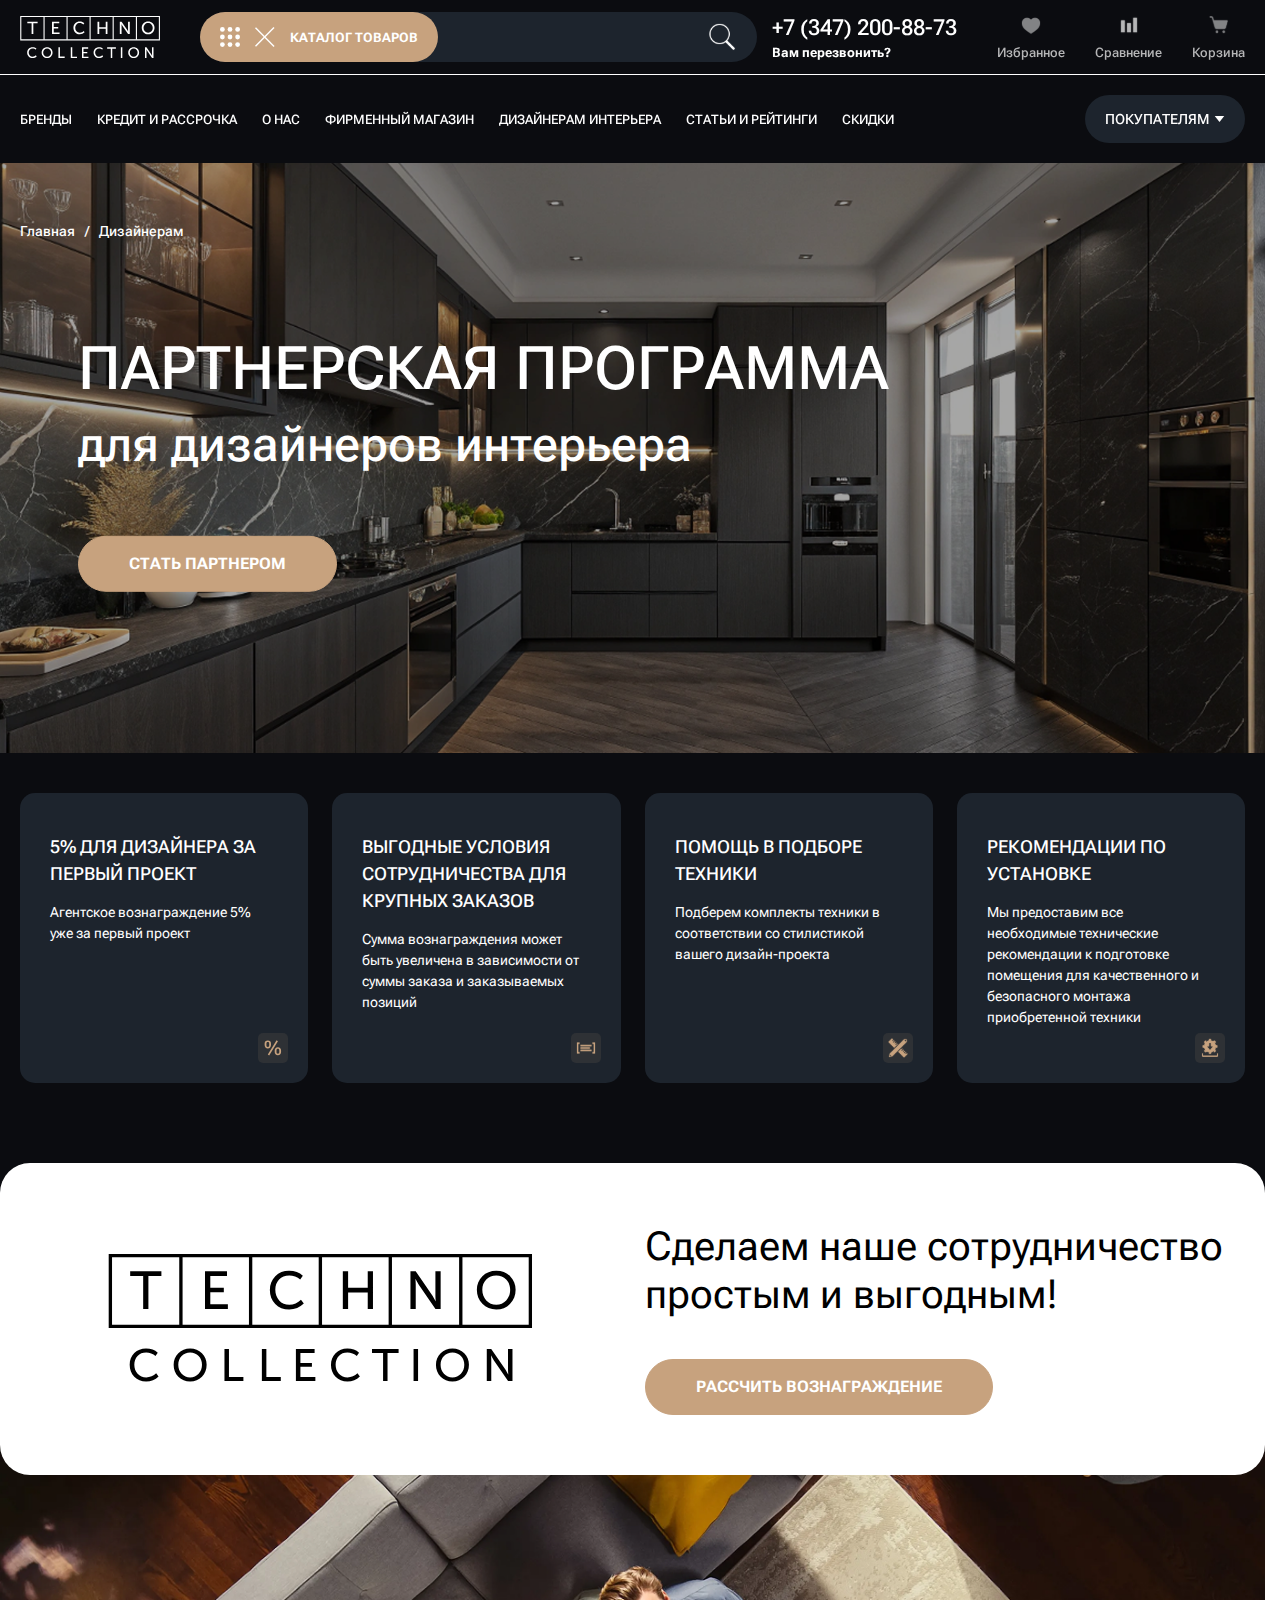
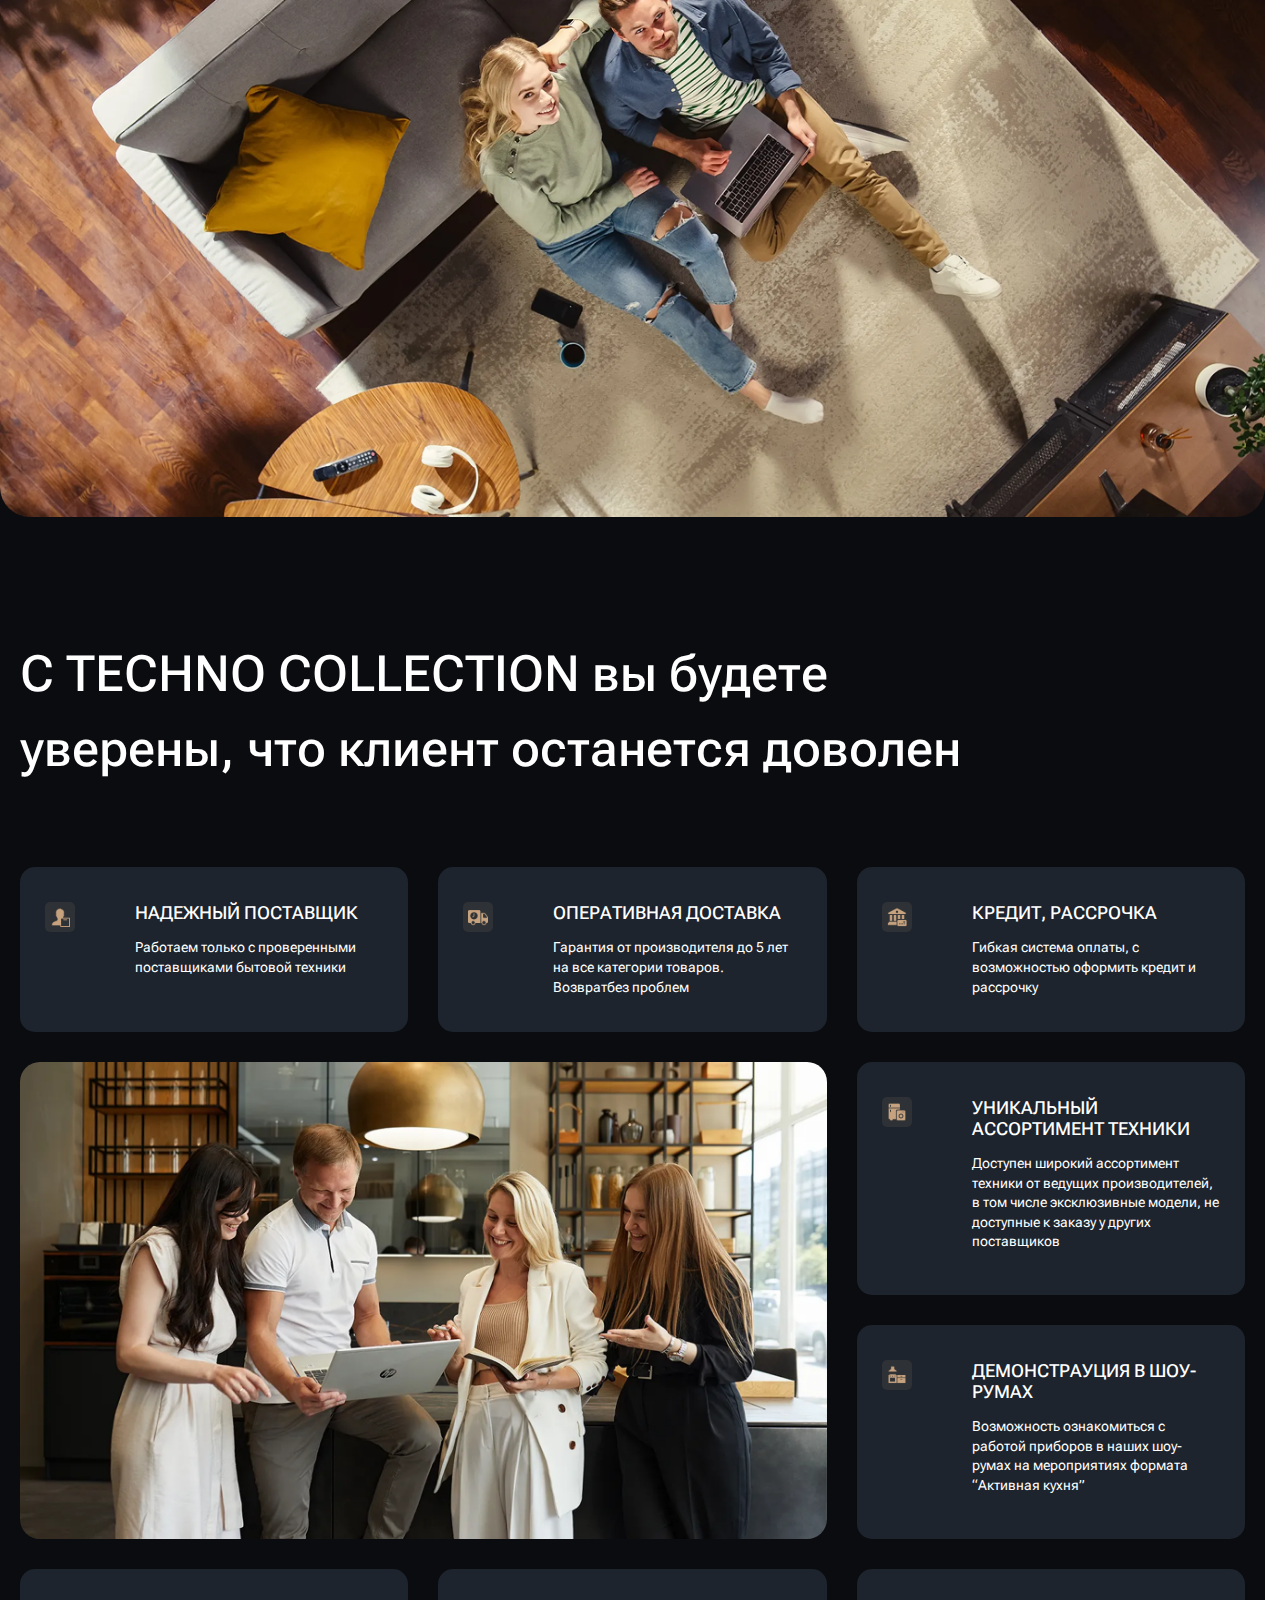
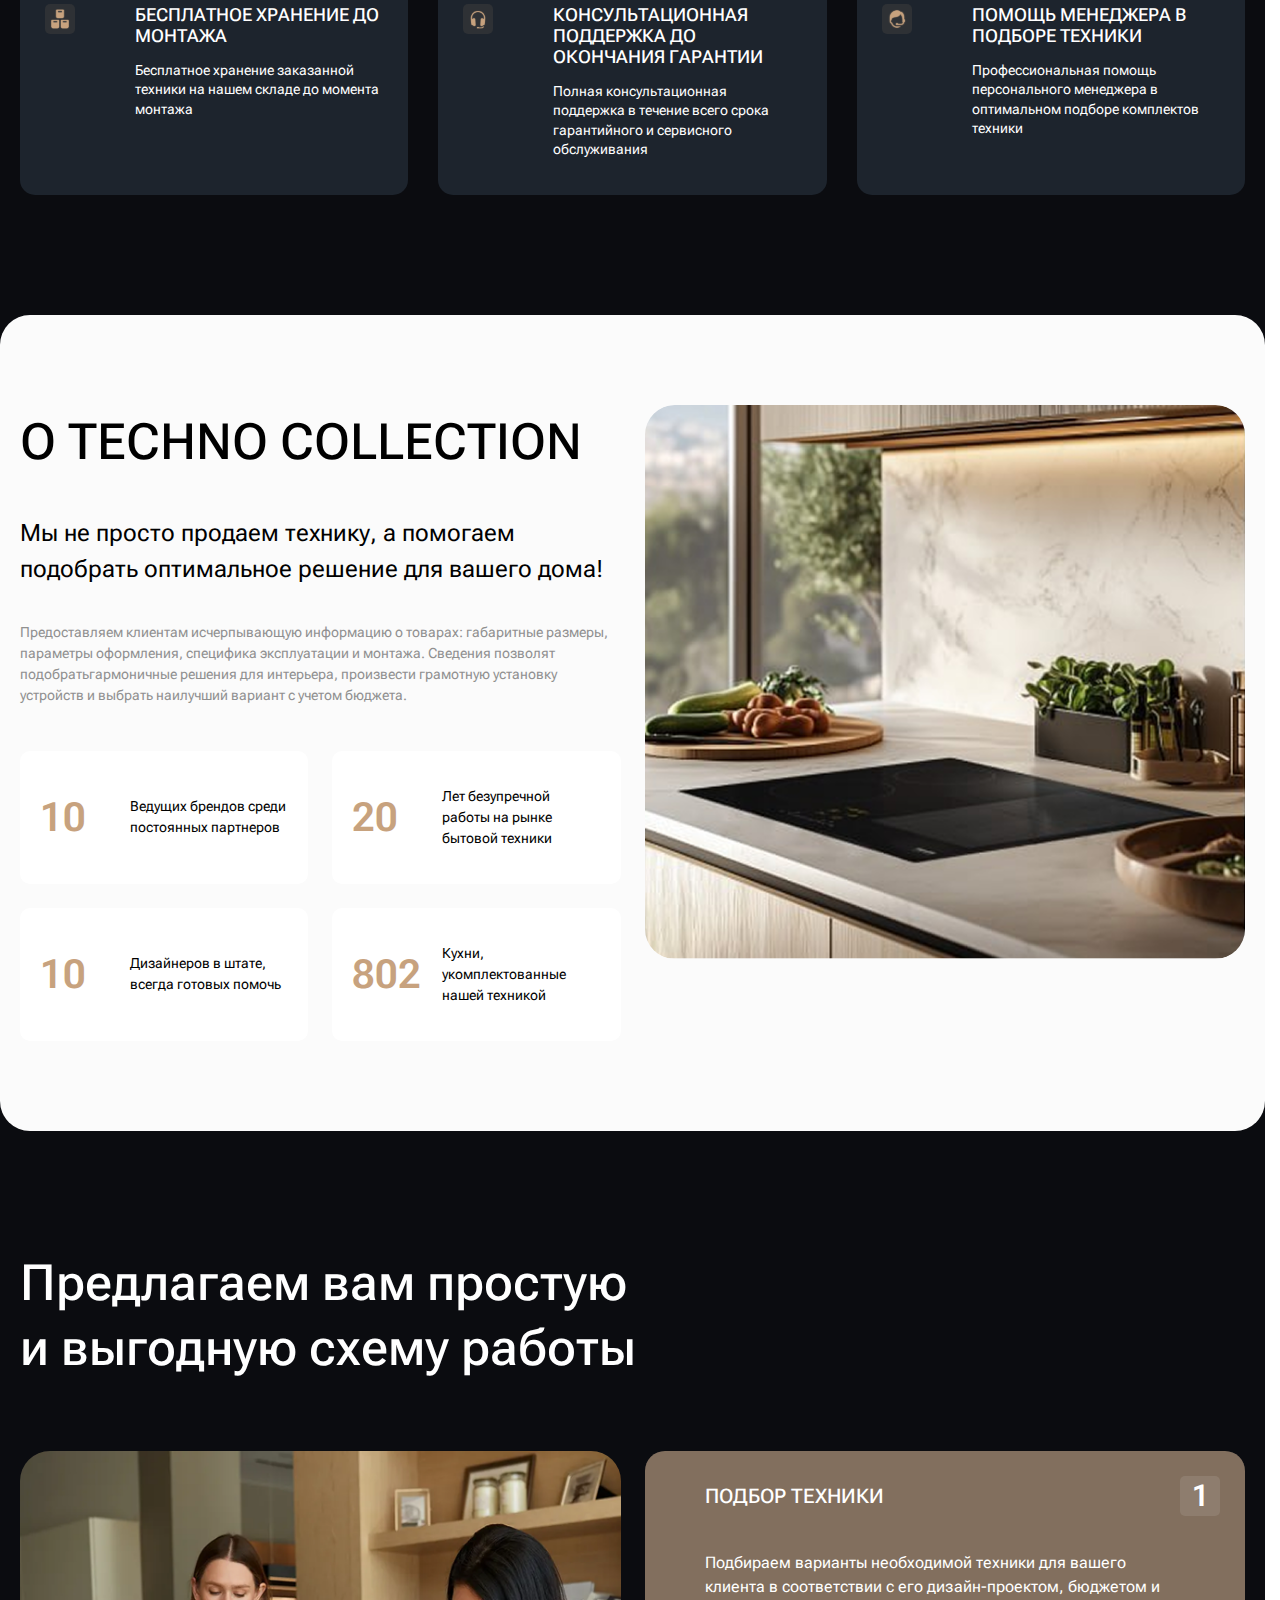
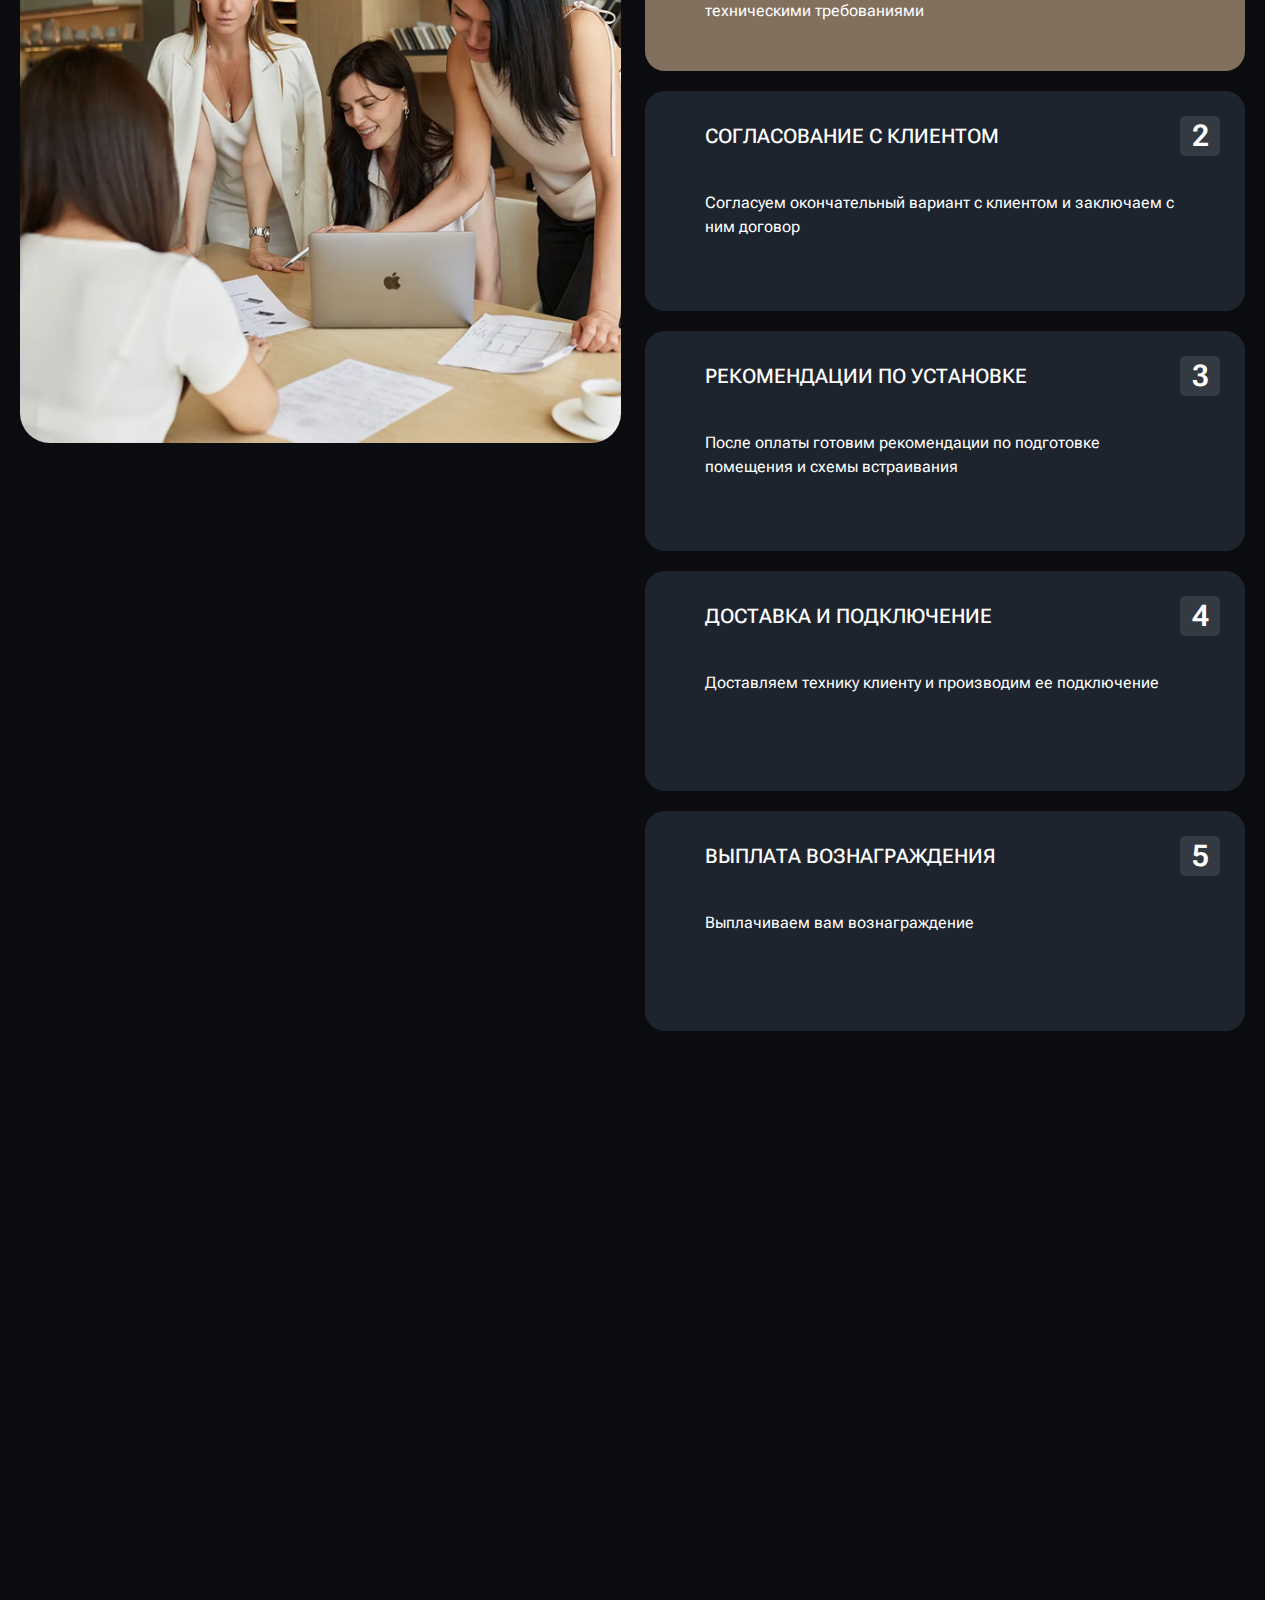
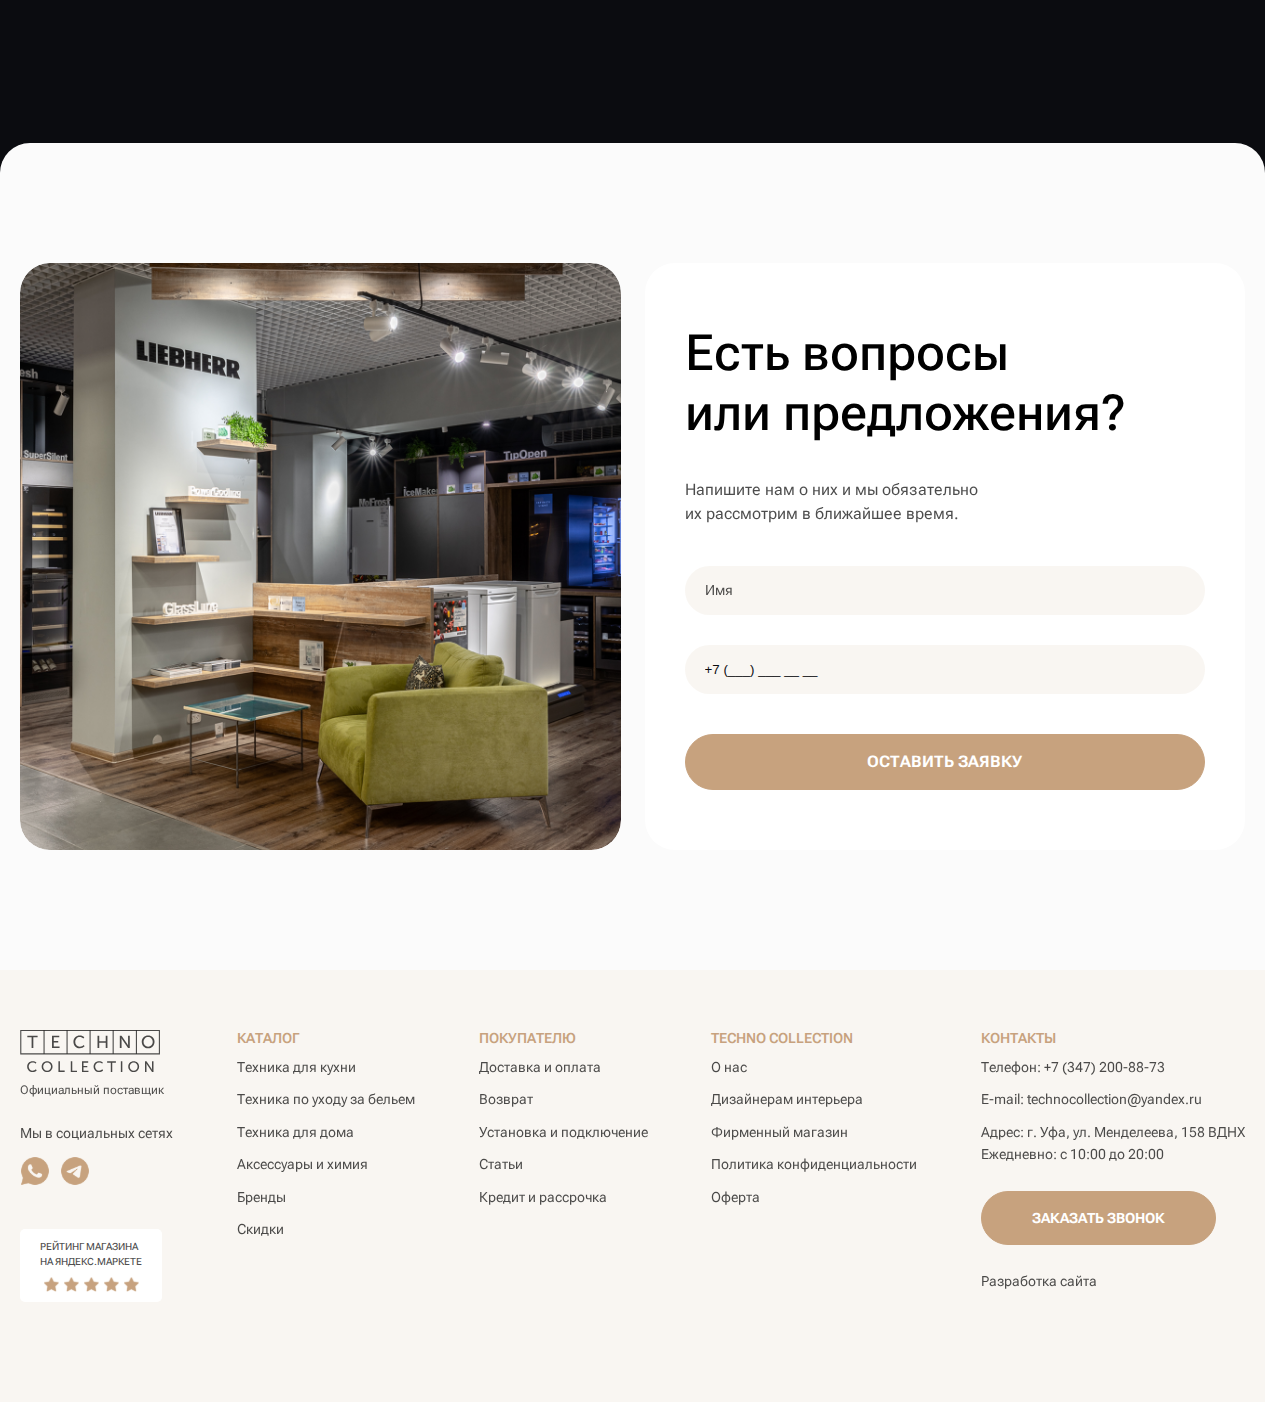
<file: designers.html>
<!DOCTYPE html>
<html lang="en">

<head>
  <meta charset="UTF-8">
  <meta name="viewport" content="width=device-width, initial-scale=1.0">
  <title>Document</title>
  <link rel="stylesheet" href="style.css">
</head>

<body>
  <div class="wrapper">
    <header class="header">
      <div class="container header-top">
        <a href="/" class="logo">
          <img src="./img/logo-light.svg">
        </a>

        <div class="header__center">
          <label for="header-search" class="header-search">
            <button id="header-catalog-dropdown-trigger" class="header-search__button">
              <img class="header-search__button-icon" src="./img/header-search-catalog-icon.svg">
              <img class="header-search__button-icon-active" src="./img/header-catalog-toggler-cross.svg" alt="">
              <span>Каталог товаров</span>
            </button>

            <input id="header-search" class="header-search__input" size="1">
            <img class="header-search__icon" src="./img/header-search-icon.svg">
          </label>

          <div class="header-phone">
            <a class="header-phone__link" href="tel:+73472008873">+7 (347) 200-88-73</a>
            <div class="header-phone__hint">Вам перезвонить?</div>
          </div>
        </div>

        <div class="header-call">
          <img src="./img/header-call-mobile-icon.svg" alt="">
        </div>

        <div class="header-icons">
          <a href="#" class="header-icon">
            <img src="./img/header-icons-heart.svg" alt="">
            <div class="header-icon__text">Избранное</div>
          </a>

          <a href="#" class="header-icon">
            <img src="./img/header-icons-comparisons.svg" alt="">
            <div class="header-icon__text">Сравнение</div>
          </a>

          <a href="#" class="header-icon">
            <img src="./img/header-icons-cart.svg" alt="">
            <div class="header-icon__text">Корзина</div>
          </a>
        </div>

        <div data-burger-button class="burger-button">
          <div class="burger-button__lines"></div>
        </div>
      </div>

      <hr class="header-separator" />

      <div class="container header-bottom">
        <nav class="header-nav">
          <a href="#" class="header-nav__link">Бренды</a>
          <a href="#" class="header-nav__link">Кредит и рассрочка</a>
          <a href="#" class="header-nav__link">О нас</a>
          <a href="#" class="header-nav__link">Фирменный магазин</a>
          <a href="#" class="header-nav__link">Дизайнерам интерьера</a>
          <a href="#" class="header-nav__link">Статьи и рейтинги</a>
          <a href="#" class="header-nav__link">Скидки</a>
        </nav>

        <button id="header-customers-dropdown-trigger" class="header-customers">
          <span>Покупателям</span>
          <img src="./img/header-dropdown-arrow.svg" alt="">
        </button>
      </div>

      <div id="header-customers-dropdown" class="header-dropdown header-customers-dropdown">
        <div class="container">
          <a href="#" class="palette palette--hoverable header-customers-dropdown-item">
            <div class="header-customers-dropdown-item__title">
              Доставка <br> и занос техники
            </div>
            <div class="header-customers-dropdown-item__text">
              Доставляем технику <br> по всей России
            </div>
            <div class="header-customers-dropdown-item__link">
              <img src="./img/header-customers-dropdown-arrow.svg">
            </div>
          </a>

          <a href="#" class="palette palette--hoverable header-customers-dropdown-item">
            <div class="header-customers-dropdown-item__title">
              Самовывоз
            </div>
            <div class="header-customers-dropdown-item__text">
              Самовывоз из фирменного магазина в г. Уфа
            </div>
            <div class="header-customers-dropdown-item__link">
              <img src="./img/header-customers-dropdown-arrow.svg">
            </div>
          </a>

          <a href="#" class="palette palette--hoverable header-customers-dropdown-item">
            <div class="header-customers-dropdown-item__title">
              Рассрочка и кредит
            </div>
            <div class="header-customers-dropdown-item__text">
              Гибкие условия оплаты с возможностью оформить кредит или рассрочку
            </div>
            <div class="header-customers-dropdown-item__link">
              <img src="./img/header-customers-dropdown-arrow.svg">
            </div>
          </a>

          <div class="palette palette--hoverable header-customers-dropdown-item">
            <div class="header-customers-dropdown-item__title">
              Подбор техники<br>для дома «под&nbsp;ключ»
            </div>
            <div class="header-customers-dropdown-item__text">
              Поможем подобрать технику для дома под имеющийся дизайн-проект или без него
            </div>
          </div>

          <a href="#" class="palette palette--hoverable header-customers-dropdown-item">
            <div class="header-customers-dropdown-item__title">
              Установка техники
            </div>
            <div class="header-customers-dropdown-item__text">
              Осуществляем монтаж и настройку техники
            </div>
            <div class="header-customers-dropdown-item__link">
              <img src="./img/header-customers-dropdown-arrow.svg">
            </div>
          </a>

          <a href="#" class="palette palette--hoverable header-customers-dropdown-item">
            <div class="header-customers-dropdown-item__title">
              Возврат техники
            </div>
            <div class="header-customers-dropdown-item__text">
              Осуществляем возврат техники ненадлежащего качества в течение 14 дней
            </div>
            <div class="header-customers-dropdown-item__link">
              <img src="./img/header-customers-dropdown-arrow.svg">
            </div>
          </a>

          <a href="#" class="palette palette--hoverable header-customers-dropdown-item">
            <div class="header-customers-dropdown-item__title">
              Кэшбек до&nbsp;10%
            </div>
            <div class="header-customers-dropdown-item__text">
              Кэшбек до&nbsp;10% на всю технику Asco
            </div>
            <div class="header-customers-dropdown-item__link">
              <img src="./img/header-customers-dropdown-arrow.svg">
            </div>
          </a>

          <a href="#" class="palette palette--hoverable header-customers-dropdown-item">
            <div class="header-customers-dropdown-item__title">
              Гарантия и сервисное обслуживание
            </div>
            <div class="header-customers-dropdown-item__text">
              Гарантия от производителя до 5 лет на все категории товаров
            </div>
            <div class="header-customers-dropdown-item__link">
              <img src="./img/header-customers-dropdown-arrow.svg">
            </div>
          </a>
        </div>
      </div>

      <div id="header-catalog-dropdown" class="header-dropdown header-catalog-dropdown">
        <div class="header-catalog-dropdown__left">
          <div class="header-catalog-dropdown-menu">
            <a href="category.html">
              <div class="header-catalog-dropdown-menu__link header-catalog-dropdown-menu__link--active">
                <div class="header-catalog-dropdown-menu__link-icon">
                  <i style="--path: url(./img/header-catalog-dropdown-oven.svg)"></i>
                </div>
                <div class="header-catalog-dropdown-menu__link-text">Техника для кухни</div>
              </div>
            </a>
            <a href="">
              <div class="header-catalog-dropdown-menu__link">
                <div class="header-catalog-dropdown-menu__link-icon">
                  <i style="--path: url(./img/header-catalog-dropdown-washing-machine.svg)"></i>
                </div>
                <div class="header-catalog-dropdown-menu__link-text">Техника по уходу за бельем</div>
              </div>
            </a>
            <a href="">
              <div class="header-catalog-dropdown-menu__link">
                <div class="header-catalog-dropdown-menu__link-icon">
                  <i style="--path: url(./img/header-catalog-dropdown-vacuum-cleaner.svg)"></i>
                </div>
                <div class="header-catalog-dropdown-menu__link-text">Техника для дома</div>
              </div>
            </a>
            <a href="">
              <div class="header-catalog-dropdown-menu__link">
                <div class="header-catalog-dropdown-menu__link-icon">
                  <i style="--path: url(./img/header-catalog-dropdown-shampoo.svg)"></i>
                </div>
                <div class="header-catalog-dropdown-menu__link-text">Аксессуары и бытовая химия</div>
              </div>
            </a>
          </div>
        </div>
        <div class="header-catalog-dropdown__right">
          <div class="header-catalog-dropdown__title">Техника для кухни</div>
          <div class="header-catalog-dropdown__links">
            <a href="#" class="header-catalog-dropdown__link">Категория 1</a>
            <a href="#" class="header-catalog-dropdown__link">Категория 2</a>
            <a href="#" class="header-catalog-dropdown__link">Категория 3</a>
            <a href="#" class="header-catalog-dropdown__link">Категория 4</a>
            <a href="#" class="header-catalog-dropdown__link">Категория 5</a>
            <a href="#" class="header-catalog-dropdown__link">Категория 6</a>
            <a href="#" class="header-catalog-dropdown__link">Категория 7</a>
            <a href="#" class="header-catalog-dropdown__link">Категория 8</a>
            <a href="#" class="header-catalog-dropdown__link">Категория 9</a>
            <a href="#" class="header-catalog-dropdown__link">Категория 10</a>
            <a href="#" class="header-catalog-dropdown__link">Категория 11</a>
            <a href="#" class="header-catalog-dropdown__link">Категория 12</a>
          </div>
        </div>
      </div>
    </header>

    <aside id="header-catalog-sidebar" class="sidebar header-catalog-sidebar">
      <div class="container">
        <div data-header-catalog-sidebar-menu class="header-catalog-sidebar-menu">
          <div class="header-catalog-sidebar-menu__steps">
            <div data-header-catalog-sidebar-menu-step class="header-catalog-sidebar-menu__step active">
              <div class="header-catalog-dropdown-menu">
                <a data-header-catalog-sidebar-menu-category-link href="#">
                  <div class="header-catalog-dropdown-menu__link header-catalog-dropdown-menu__link--active">
                    <div class="header-catalog-dropdown-menu__link-icon">
                      <i style="--path: url(./img/header-catalog-dropdown-oven.svg)"></i>
                    </div>
                    <div data-header-catalog-sidebar-menu-category-link-label
                      class="header-catalog-dropdown-menu__link-text">
                      Техника для кухни
                    </div>
                  </div>
                </a>
                <a data-header-catalog-sidebar-menu-category-link href="#">
                  <div class="header-catalog-dropdown-menu__link">
                    <div class="header-catalog-dropdown-menu__link-icon">
                      <i style="--path: url(./img/header-catalog-dropdown-washing-machine.svg)"></i>
                    </div>
                    <div data-header-catalog-sidebar-menu-category-link-label
                      class="header-catalog-dropdown-menu__link-text">
                      Техника по уходу за бельем
                    </div>
                  </div>
                </a>
                <a data-header-catalog-sidebar-menu-category-link href="#">
                  <div class="header-catalog-dropdown-menu__link">
                    <div class="header-catalog-dropdown-menu__link-icon">
                      <i style="--path: url(./img/header-catalog-dropdown-vacuum-cleaner.svg)"></i>
                    </div>
                    <div data-header-catalog-sidebar-menu-category-link-label
                      class="header-catalog-dropdown-menu__link-text">
                      Техника для дома
                    </div>
                  </div>
                </a>
                <a data-header-catalog-sidebar-menu-category-link href="#">
                  <div class="header-catalog-dropdown-menu__link">
                    <div class="header-catalog-dropdown-menu__link-icon">
                      <i style="--path: url(./img/header-catalog-dropdown-shampoo.svg)"></i>
                    </div>
                    <div data-header-catalog-sidebar-menu-category-link-label
                      class="header-catalog-dropdown-menu__link-text">
                      Аксессуары и бытовая химия
                    </div>
                  </div>
                </a>
              </div>
            </div>
            <div data-header-catalog-sidebar-menu-step class="header-catalog-sidebar-menu__step">
              <div class="header-catalog-sidebar-menu__header">
                <div data-header-catalog-sidebar-menu-back class="header-catalog-sidebar-menu__nav">
                  <img src="./img/header-catalog-sidebar-menu-back-icon.svg" alt="">
                </div>

                <div data-header-catalog-sidebar-menu-category class="header-catalog-sidebar-menu__title">
                  техника для кухни
                </div>
              </div>
              <div class="header-catalog-sidebar-menu__links">
                <a data-header-catalog-sidebar-menu-subcategory-link href="subcategory.html"
                  class="header-catalog-sidebar-menu__link">
                  <span>Категория 1</span>
                  <img src="./img/header-catalog-sidebar-menu-link-icon.svg" alt="">
                </a>
                <a data-header-catalog-sidebar-menu-subcategory-link href="subcategory.html"
                  class="header-catalog-sidebar-menu__link">
                  <span>Категория 2</span>
                  <img src="./img/header-catalog-sidebar-menu-link-icon.svg" alt="">
                </a>
                <a data-header-catalog-sidebar-menu-subcategory-link href="subcategory.html"
                  class="header-catalog-sidebar-menu__link">
                  <span>Категория 3</span>
                  <img src="./img/header-catalog-sidebar-menu-link-icon.svg" alt="">
                </a>
                <a data-header-catalog-sidebar-menu-subcategory-link href="subcategory.html"
                  class="header-catalog-sidebar-menu__link">
                  <span>Категория 4</span>
                  <img src="./img/header-catalog-sidebar-menu-link-icon.svg" alt="">
                </a>
                <a data-header-catalog-sidebar-menu-subcategory-link href="subcategory.html"
                  class="header-catalog-sidebar-menu__link">
                  <span>Категория 5</span>
                  <img src="./img/header-catalog-sidebar-menu-link-icon.svg" alt="">
                </a>
                <a data-header-catalog-sidebar-menu-subcategory-link href="subcategory.html"
                  class="header-catalog-sidebar-menu__link">
                  <span>Категория 6</span>
                  <img src="./img/header-catalog-sidebar-menu-link-icon.svg" alt="">
                </a>
                <a data-header-catalog-sidebar-menu-subcategory-link href="subcategory.html"
                  class="header-catalog-sidebar-menu__link">
                  <span>Категория 7</span>
                  <img src="./img/header-catalog-sidebar-menu-link-icon.svg" alt="">
                </a>
                <a data-header-catalog-sidebar-menu-subcategory-link href="subcategory.html"
                  class="header-catalog-sidebar-menu__link">
                  <span>Категория 8</span>
                  <img src="./img/header-catalog-sidebar-menu-link-icon.svg" alt="">
                </a>
                <a data-header-catalog-sidebar-menu-subcategory-link href="subcategory.html"
                  class="header-catalog-sidebar-menu__link">
                  <span>Категория 9</span>
                  <img src="./img/header-catalog-sidebar-menu-link-icon.svg" alt="">
                </a>
                <a data-header-catalog-sidebar-menu-subcategory-link href="subcategory.html"
                  class="header-catalog-sidebar-menu__link">
                  <span>Категория 10</span>
                  <img src="./img/header-catalog-sidebar-menu-link-icon.svg" alt="">
                </a>
              </div>
            </div>
          </div>
        </div>
      </div>
    </aside>

    <nav class="navbar">
      <div class="container">
        <div class="navbar__items">
          <a href="#" class="navbar__item">
            <div class="navbar__icon">
              <img src="./img/navbar-catalog-icon.svg" alt="" srcset="">
            </div>
            <div class="navbar__text">Каталог</div>
          </a>

          <a href="#" class="navbar__item">
            <div class="navbar__icon">
              <img src="./img/navbar-cart-icon.svg" alt="" srcset="">
            </div>
            <div class="navbar__text">Корзина</div>
          </a>

          <a href="#" class="navbar__item">
            <div class="navbar__icon">
              <img src="./img/navbar-diagram-icon.svg" alt="" srcset="">
            </div>
            <div class="navbar__text">Сравнение</div>
          </a>

          <a href="#" class="navbar__item">
            <div class="navbar__icon">
              <img src="./img/navbar-heart-icon.svg" alt="" srcset="">
            </div>
            <div class="navbar__text">Избранное</div>
          </a>
        </div>
      </div>
    </nav>

    <section class="banner banner--big designer-banner">
      <img class="banner__image" src="./img/designers-banner.png">

      <div class="container">
        <div class="banner__content">
          <div class="breadcrumbs breadcrumbs--white banner__breadcrumbs">
            <span class="breadcrumbs__item">Главная</span>
            <span class="breadcrumbs__item">Дизайнерам</span>
          </div>

          <div class="banner__center designer-banner__content">
            <div class="designer-banner__title">Партнерская программа </div>
            <div class="designer-banner__subtitle">для дизайнеров интерьера</div>
            <button class="button designer-banner__button">СТАТЬ ПАРТНЕРОМ</button>
          </div>
        </div>
      </div>
    </section>

    <section class="section design-condition">
      <div class="container">
        <div class="design-condition__card palette palette--hoverable">
          <div class="design-condition__card-title">5% ДЛЯ ДИЗАЙНЕРА ЗА ПЕРВЫЙ ПРОЕКТ</div>
          <div class="design-condition__card-text">Агентское вознаграждение 5% уже за первый проект</div>
          <div class="design-condition__card-icon">
            <img src="./img/design-comditions-procenteges.svg" alt="">
          </div>
        </div>
        <div class="design-condition__card palette palette--hoverable">
          <div class="design-condition__card-title">ВЫГОДНЫЕ УСЛОВИЯ СОТРУДНИЧЕСТВА ДЛЯ КРУПНЫХ ЗАКАЗОВ</div>
          <div class="design-condition__card-text">Сумма вознаграждения может быть увеличена в зависимости от суммы
            заказа и заказываемых позиций</div>
          <div class="design-condition__card-icon">
            <img src="./img/design-condition-lines.svg" alt="">
          </div>
        </div>
        <div class="design-condition__card palette palette--hoverable">
          <div class="design-condition__card-title">ПОМОЩЬ В ПОДБОРЕ ТЕХНИКИ</div>
          <div class="design-condition__card-text">Подберем комплекты техники в соответствии со стилистикой вашего
            дизайн-проекта</div>
          <div class="design-condition__card-icon">
            <img src="./img/design-condition-design.svg" alt="">
          </div>
        </div>
        <div class="design-condition__card palette palette--hoverable">
          <div class="design-condition__card-title">РЕКОМЕНДАЦИИ ПО УСТАНОВКЕ</div>
          <div class="design-condition__card-text">Мы предоставим все необходимые технические рекомендации к
            подготовке
            помещения для качественного и безопасного монтажа приобретенной техники</div>
          <div class="design-condition__card-icon">
            <img src="./img/design-condition-download.svg" alt="">
          </div>
        </div>
      </div>
    </section>

    <section class="section reward">
      <div class="reward__badge">
        <div class="container">
          <div class="reward__logo">
            <img src="./img/logo-black-big.svg" alt="">
          </div>
          <div class="reward__text">
            <div class="reward__title">Сделаем наше сотрудничество простым и выгодным!</div>
            <button class="button reward__button">РАССЧИТЬ ВОЗНАГРАЖДЕНИЕ</button>
          </div>
        </div>
      </div>

      <div class="reward__image">
        <img src="./img/reward-image.png">
      </div>
    </section>

    <section class="section advantages design-advantages">
      <div class="container">
        <h2 class="section__title section__title--white">
          С TECHNO COLLECTION вы будете<br /> уверены, что клиент останется доволен
        </h2>

        <div class="advantages-block">
          <div class="advantages-card palette palette--hoverable">
            <div class="advantages-card__icon-box">
              <div class="advantages-card__icon">
                <img src="./img/design-advantages-supplier.svg" alt="">
              </div>
            </div>
            <div class="advantages-card__content">
              <div class="advantages-card__title">НАДЕЖНЫЙ ПОСТАВЩИК</div>
              <div class="advantages-card__text">Работаем только с проверенными поставщиками бытовой техники</div>
            </div>
          </div>
          <div class="advantages-card--photo">
            <img src="./img/design-advantages-image.png" alt="">
          </div>
          <div class="advantages-card palette palette--hoverable">
            <div class="advantages-card__icon-box">
              <div class="advantages-card__icon">
                <img src="./img/home-about-icon-delivery.svg" alt="">
              </div>
            </div>
            <div class="advantages-card__content">
              <div class="advantages-card__title">ОПЕРАТИВНАЯ ДОСТАВКА</div>
              <div class="advantages-card__text">Гарантия от производителя до 5 лет на все категории товаров.
                Возвратбез
                проблем</div>
            </div>
          </div>
          <div class="advantages-card palette palette--hoverable">
            <div class="advantages-card__icon-box">
              <div class="advantages-card__icon">
                <img src="./img/design-advantages-credit.svg" alt="">
              </div>
            </div>
            <div class="advantages-card__content">
              <div class="advantages-card__title">КРЕДИТ, РАССРОЧКА</div>
              <div class="advantages-card__text">Гибкая система оплаты, с возможностью оформить кредит и рассрочку
              </div>
            </div>
          </div>
          <div class="advantages-card palette palette--hoverable">
            <div class="advantages-card__icon-box">
              <div class="advantages-card__icon">
                <img src="./img/design-advantages-assortiment.svg" alt="">
              </div>
            </div>
            <div class="advantages-card__content">
              <div class="advantages-card__title">УНИКАЛЬНЫЙ АССОРТИМЕНТ ТЕХНИКИ</div>
              <div class="advantages-card__text">Доступен широкий ассортимент техники от ведущих производителей, в том
                числе эксклюзивные модели, не доступные к заказу у других поставщиков</div>
            </div>
          </div>
          <div class="advantages-card palette palette--hoverable">
            <div class="advantages-card__icon-box">
              <div class="advantages-card__icon">
                <img src="./img/design-advantages-deconstraction.svg" alt="">
              </div>
            </div>
            <div class="advantages-card__content">
              <div class="advantages-card__title">ДЕМОНСТРАУЦИЯ В ШОУ-РУМАХ</div>
              <div class="advantages-card__text">Возможность ознакомиться с работой приборов в наших шоу-румах на
                мероприятиях формата “Активная кухня”</div>
            </div>
          </div>
          <div class="advantages-card palette palette--hoverable">
            <div class="advantages-card__icon-box">
              <div class="advantages-card__icon">
                <img src="./img/design-advantages-storage.svg" alt="">
              </div>
            </div>
            <div class="advantages-card__content">
              <div class="advantages-card__title">БЕСПЛАТНОЕ ХРАНЕНИЕ ДО МОНТАЖА</div>
              <div class="advantages-card__text">Бесплатное хранение заказанной техники на нашем складе до момента
                монтажа</div>
            </div>
          </div>
          <div class="advantages-card palette palette--hoverable">
            <div class="advantages-card__icon-box">
              <div class="advantages-card__icon">
                <img src="./img/design-advantages-consultation.svg" alt="">
              </div>
            </div>
            <div class="advantages-card__content">
              <div class="advantages-card__title">Консультационная поддержка до окончания гарантии</div>
              <div class="advantages-card__text">Полная консультационная поддержка в течение всего срока гарантийного
                и
                сервисного обслуживания </div>
            </div>
          </div>
          <div class="advantages-card palette palette--hoverable">
            <div class="advantages-card__icon-box">
              <div class="advantages-card__icon">
                <img src="./img/design-advantages-help.svg" alt="">
              </div>
            </div>
            <div class="advantages-card__content">
              <div class="advantages-card__title">ПОМОЩЬ МЕНЕДЖЕРА В ПОДБОРЕ ТЕХНИКИ</div>
              <div class="advantages-card__text">Профессиональная помощь персонального менеджера в оптимальном подборе
                комплектов техники</div>
            </div>
          </div>
        </div>
      </div>
    </section>

    <section class="section section--round-top section--round-bottom home-about">
      <div class="container">
        <div class="home-about__content">
          <h2 class="section__title">О TECHNO COLLECTION</h2>

          <div class="home-about__subtitle section__subtitle">Мы не просто продаем технику, а помогаем подобрать
            оптимальное решение для вашего дома!</div>
          <div class="home-about__text">
            Предоставляем клиентам исчерпывающую информацию о товарах: габаритные размеры, параметры оформления,
            специфика эксплуатации и монтажа. Сведения позволят подобратьгармоничные решения для интерьера, произвести
            грамотную установку устройств и выбрать наилучший вариант с учетом бюджета.
          </div>
          <div class="home-about__advantages">
            <div class="home-about__advantages-card">
              <div class="home-about__advantages-number">10</div>
              <div class="home-about__advantages-text">Ведущих брендов среди постоянных партнеров</div>
            </div>
            <div class="home-about__advantages-card">
              <div class="home-about__advantages-number">20</div>
              <div class="home-about__advantages-text">Лет безупречной работы на рынке бытовой техники</div>
            </div>
            <div class="home-about__advantages-card">
              <div class="home-about__advantages-number">10</div>
              <div class="home-about__advantages-text">Дизайнеров в штате, всегда готовых помочь</div>
            </div>
            <div class="home-about__advantages-card">
              <div class="home-about__advantages-number">802</div>
              <div class="home-about__advantages-text">Кухни, укомплектованные нашей техникой</div>
            </div>
          </div>
        </div>
        <div class="home-about__image">
          <img src="./img/home-about-image.png" alt="">
        </div>
      </div>
    </section>

    <section data-algorithm class="section algorithm">
      <div class="container">
        <div class="section__title section__title--white section__title--compact">
          Предлагаем вам простую <br /> и выгодную схему работы
        </div>

        <div class="algorithm__content">
          <div class="algorithm__image">
            <img src="./img/algorithm-image.png" alt="">
          </div>

          <div data-algorithm-slider class="algorithm-slider multiple-slider">
            <div class="algorithm-slider__container multiple-slider__container">
              <div data-algorithm-steps class="algorithm__steps multiple-slider__slides">
                <div data-algorithm-step class="algorithm-step algorithm-step--active">
                  <div class="algorithm-step__content">
                    <div class="algorithm-step__title">ПОДБОР ТЕХНИКИ</div>
                    <div class="algorithm-step__text">
                      Подбираем варианты необходимой техники для вашего клиента в соответствии с его дизайн-проектом,
                      бюджетом
                      и техническими требованиями
                    </div>
                    <div class="algorithm-step__number">1</div>
                  </div>
                </div>

                <div data-algorithm-step class="algorithm-step">
                  <div class="algorithm-step__content">
                    <div class="algorithm-step__title">СОГЛАСОВАНИЕ С КЛИЕНТОМ</div>
                    <div class="algorithm-step__text">
                      Согласуем окончательный вариант
                      с клиентом и заключаем с ним договор
                    </div>
                    <div class="algorithm-step__number">2</div>
                  </div>
                </div>

                <div data-algorithm-step class="algorithm-step">
                  <div class="algorithm-step__content">
                    <div class="algorithm-step__title">РЕКОМЕНДАЦИИ ПО УСТАНОВКЕ</div>
                    <div class="algorithm-step__text">
                      После оплаты готовим рекомендации
                      по подготовке помещения и схемы встраивания
                    </div>
                    <div class="algorithm-step__number">3</div>
                  </div>
                </div>

                <div data-algorithm-step class="algorithm-step">
                  <div class="algorithm-step__content">
                    <div class="algorithm-step__title">ДОСТАВКА И ПОДКЛЮЧЕНИЕ</div>
                    <div class="algorithm-step__text">
                      Доставляем технику клиенту и производим ее подключение
                    </div>
                    <div class="algorithm-step__number">4</div>
                  </div>
                </div>

                <div data-algorithm-step class="algorithm-step">
                  <div class="algorithm-step__content">
                    <div class="algorithm-step__title">ВЫПЛАТА ВОЗНАГРАЖДЕНИЯ</div>
                    <div class="algorithm-step__text">
                      Выплачиваем вам вознаграждение
                    </div>
                    <div class="algorithm-step__number">5</div>
                  </div>
                </div>
              </div>
            </div>

            <div class="multiple-slider__controls">
              <div data-algorithm-slider-left class="multiple-slider__control multiple-slider__control--left">
                <img src="./img/multiple-slider-arrow-white.svg" alt="">
              </div>
              <div data-algorithm-slider-right class="multiple-slider__control multiple-slider__control--right">
                <img src="./img/multiple-slider-arrow-white.svg" alt="">
              </div>
            </div>
          </div>
        </div>
      </div>

      <div class="algorithm__placeholder"></div>
    </section>

    <section class="section section--round-top home-questions-or-propositions">
      <div class="container form">
        <div class="form__image">
          <img src="./img/form-questions-and-propositions-image.png" alt="">
        </div>

        <div class="form__content">
          <h2 class="form__title section__title">Есть вопросы<br /> или предложения?</h2>

          <div class="form__subtitle">
            Напишите нам о них и мы обязательно<br /> их рассмотрим в ближайшее время.
          </div>

          <div class="form__controls">
            <input type="text" class="form__input" placeholder="Имя">
            <input data-form-phone-number type="text" class="form__input" placeholder="+7 (___) ___ __ __">
            <button class="button button--block form__button">ОСТАВИТЬ ЗАЯВКУ</button>
          </div>
        </div>
      </div>
    </section>

    <footer class="footer">
      <div class="container">
        <div class="footer-column footer-main-column">
          <a class="logo" href="#">
            <img src="./img/logo-dark.svg" alt="">
          </a>

          <div class="footer-column__under-logo">Официальный поставщик</div>

          <div class="footer-social-media">
            <div class="footer-social-media__text footer-column__text">Мы в социальных сетях</div>
            <div class="footer-social-media__icons">
              <a href="#">
                <img src="./img/icon-whatsapp.svg" alt="">
              </a>
              <a href="#">
                <img src="./img/icon-telegramm.svg" alt="">
              </a>
            </div>
          </div>

          <div class="rating-badge footer__rating-badge">
            <div class="rating-badge__title">
              Рейтинг магазина <br /> на Яндекс.Маркете
            </div>
            <div class="rating-badge__stars">
              <img src="./img/rating-badge-star.svg" alt="">
              <img src="./img/rating-badge-star.svg" alt="">
              <img src="./img/rating-badge-star.svg" alt="">
              <img src="./img/rating-badge-star.svg" alt="">
              <img src="./img/rating-badge-star.svg" alt="">
            </div>
          </div>
        </div>
        <div class="footer-column">
          <div class="footer-column__title">КАТАЛОГ</div>
          <a href="#" class="footer-column__text">Техника для кухни</a>
          <a href="#" class="footer-column__text">Техника по уходу за бельем</a>
          <a href="#" class="footer-column__text">Техника для дома</a>
          <a href="#" class="footer-column__text">Аксессуары и химия</a>
          <a href="#" class="footer-column__text">Бренды</a>
          <a href="#" class="footer-column__text">Скидки</a>
        </div>
        <div class="footer-column">
          <div class="footer-column__title">ПОКУПАТЕЛЮ</div>
          <a href="#" class="footer-column__text">Доставка и оплата</a>
          <a href="#" class="footer-column__text">Возврат</a>
          <a href="#" class="footer-column__text">Установка и подключение</a>
          <a href="#" class="footer-column__text">Статьи</a>
          <a href="#" class="footer-column__text">Кредит и рассрочка</a>
        </div>
        <div class="footer-column">
          <div class="footer-column__title">TECHNO COLLECTION</div>
          <a href="#" class="footer-column__text">О нас</a>
          <a href="#" class="footer-column__text">Дизайнерам интерьера</a>
          <a href="#" class="footer-column__text">Фирменный магазин</a>
          <a href="#" class="footer-column__text">Политика конфиденциальности</a>
          <a href="#" class="footer-column__text">Оферта</a>
        </div>
        <div class="footer-column">
          <div class="footer-column__title">КОНТАКТЫ</div>
          <a href="tel:+73472008873" class="footer-column__text">Телефон: +7 (347) 200-88-73</a>
          <a href="mailto:technocollection@yandex.ru" class="footer-column__text">E-mail:
            technocollection@yandex.ru</a>
          <a class="footer-column__text">Адрес: г. Уфа, ул. Менделеева, 158 ВДНХ<br /> Ежедневно: с 10:00 до 20:00</a>
          <button class="footer-column__button button">ЗАКАЗАТЬ ЗВОНОК</button>
          <a href="#" class="footer-column__text">Разработка сайта</a>
        </div>
      </div>
    </footer>

  </div>
  <script src="app.js"></script>
</body>

</html>
</file>
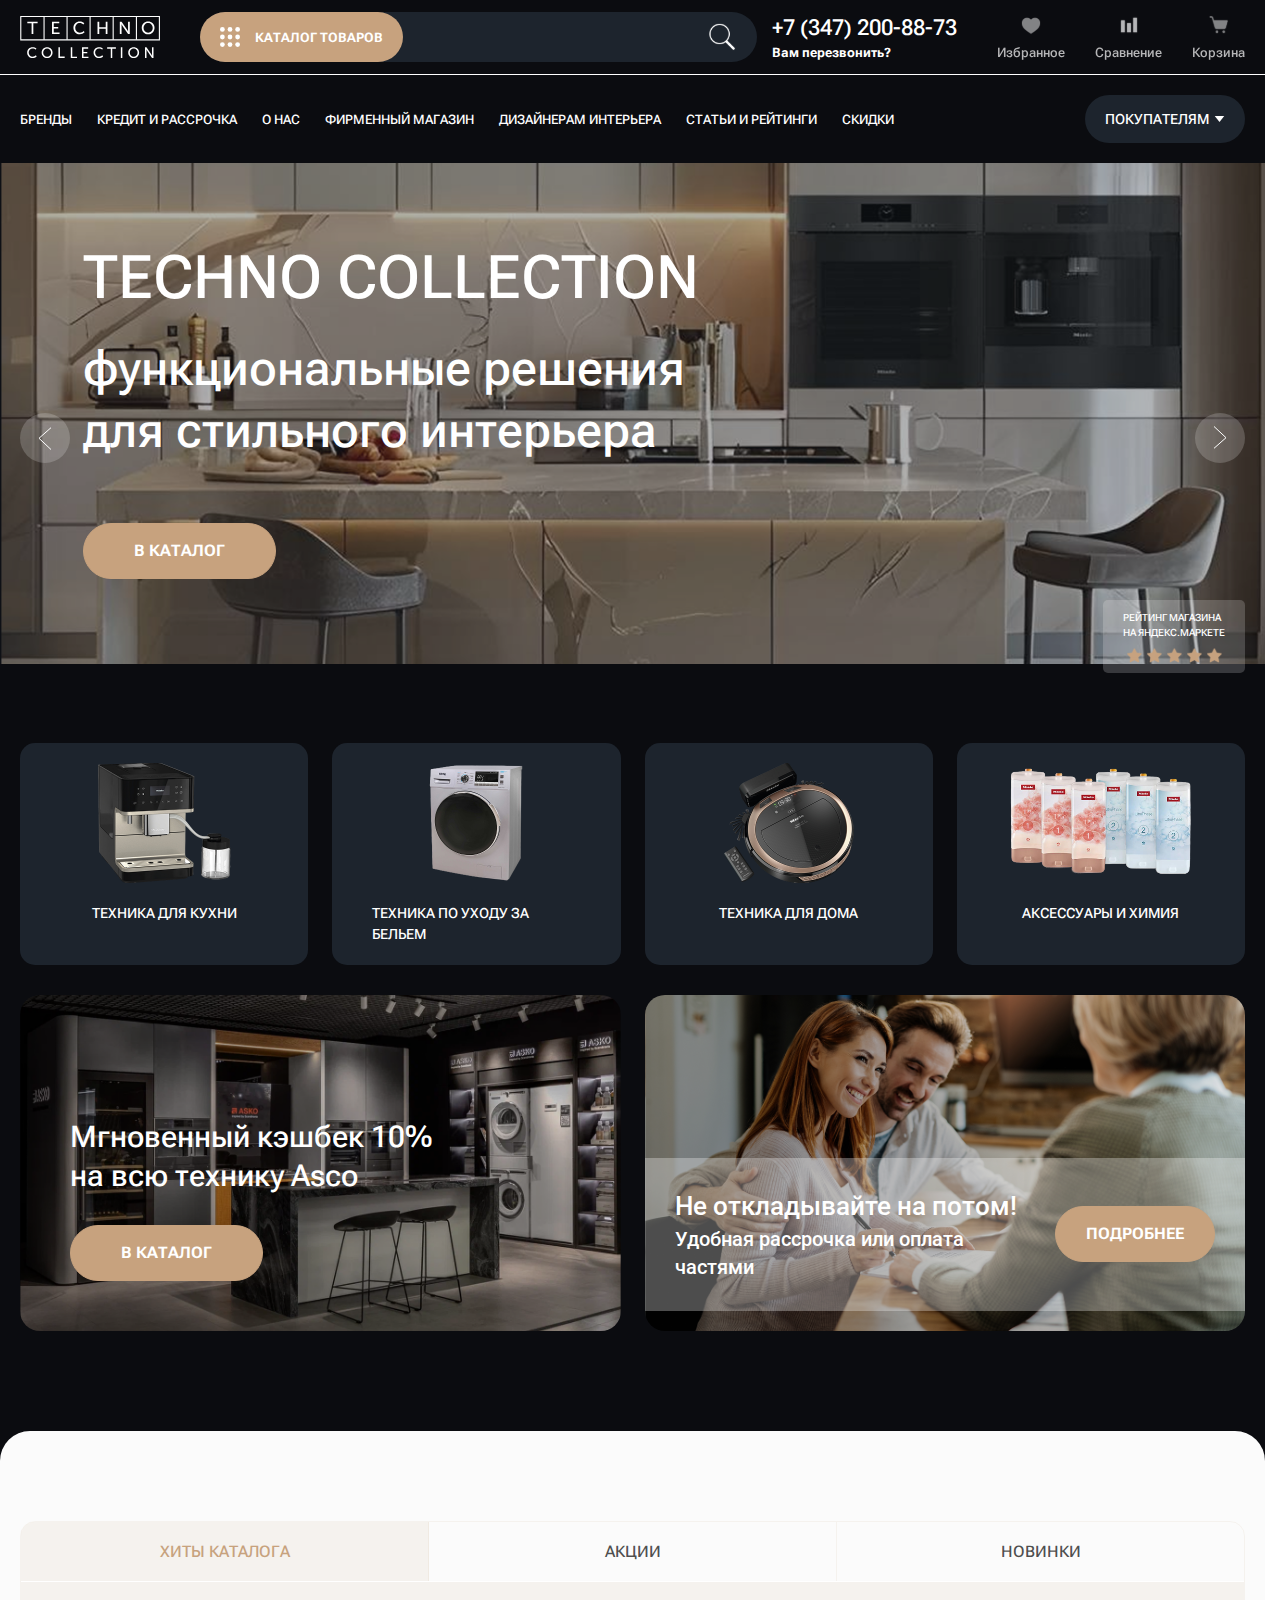
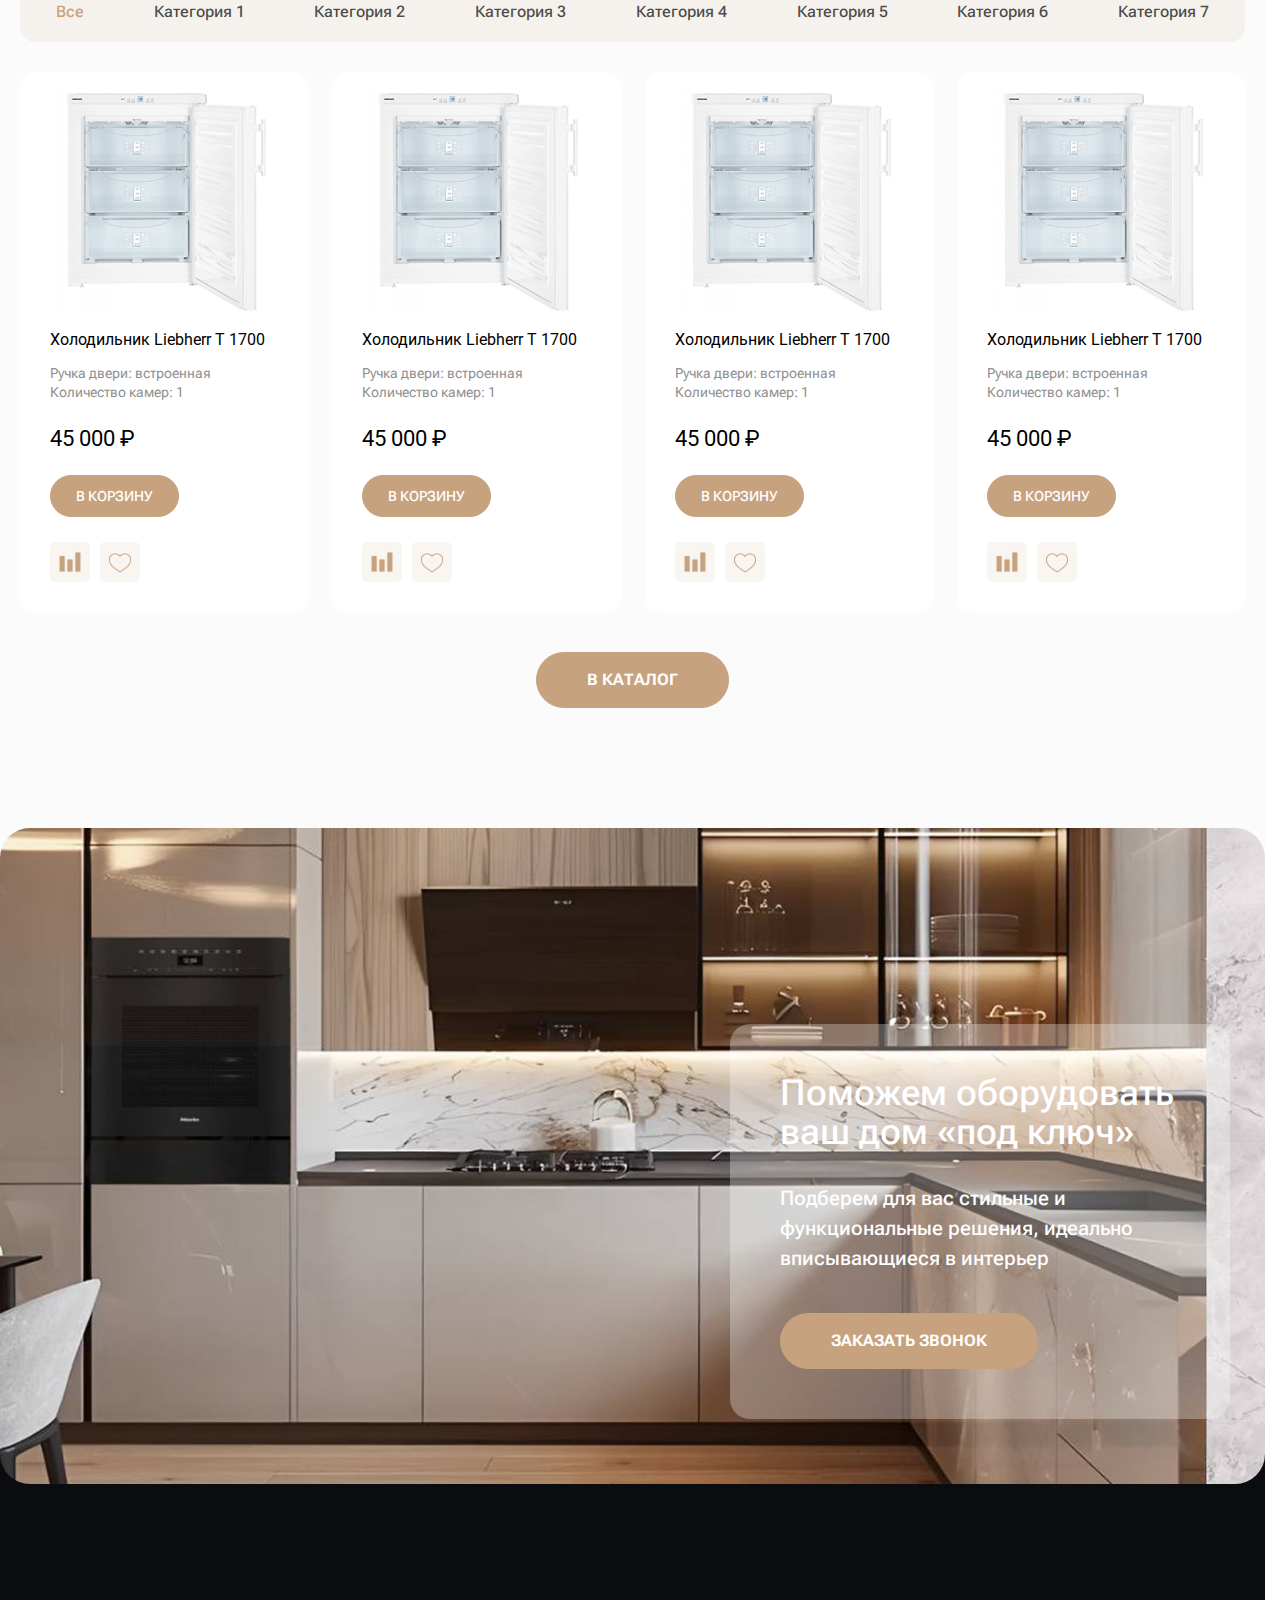
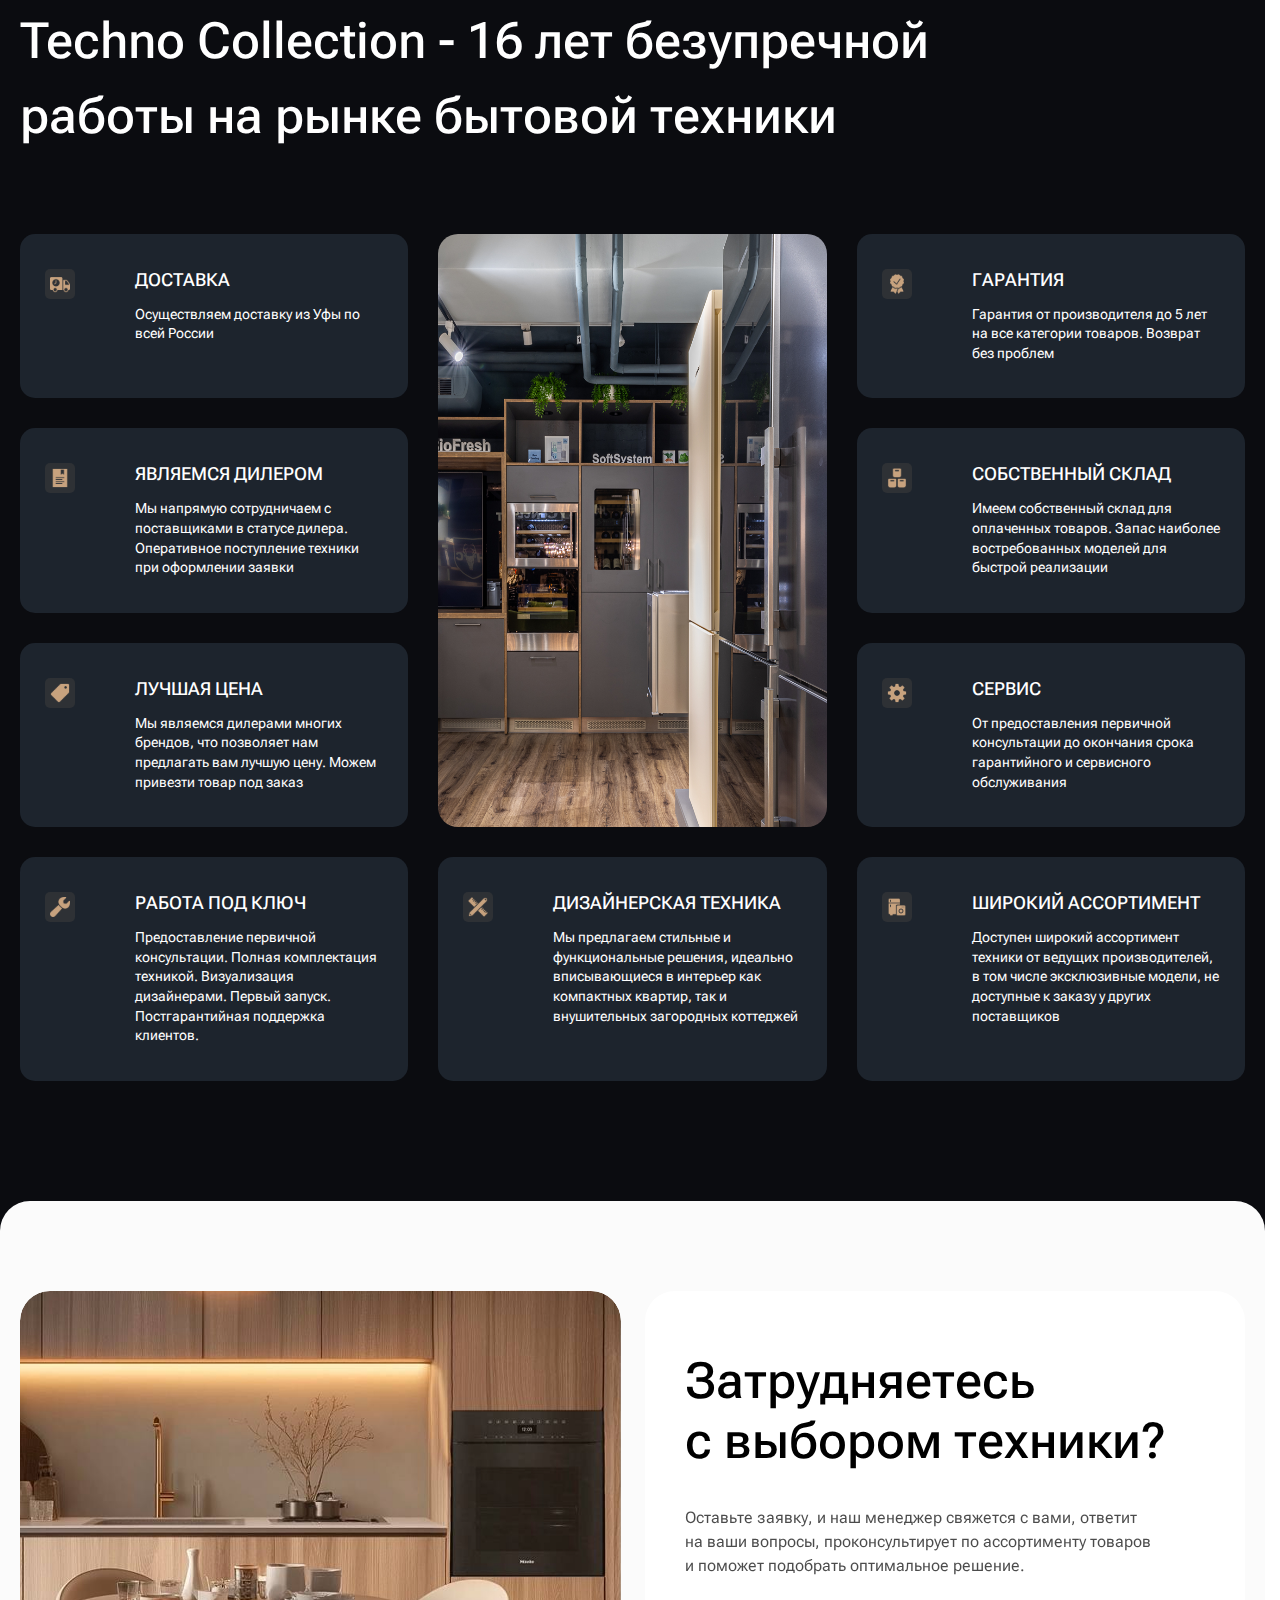
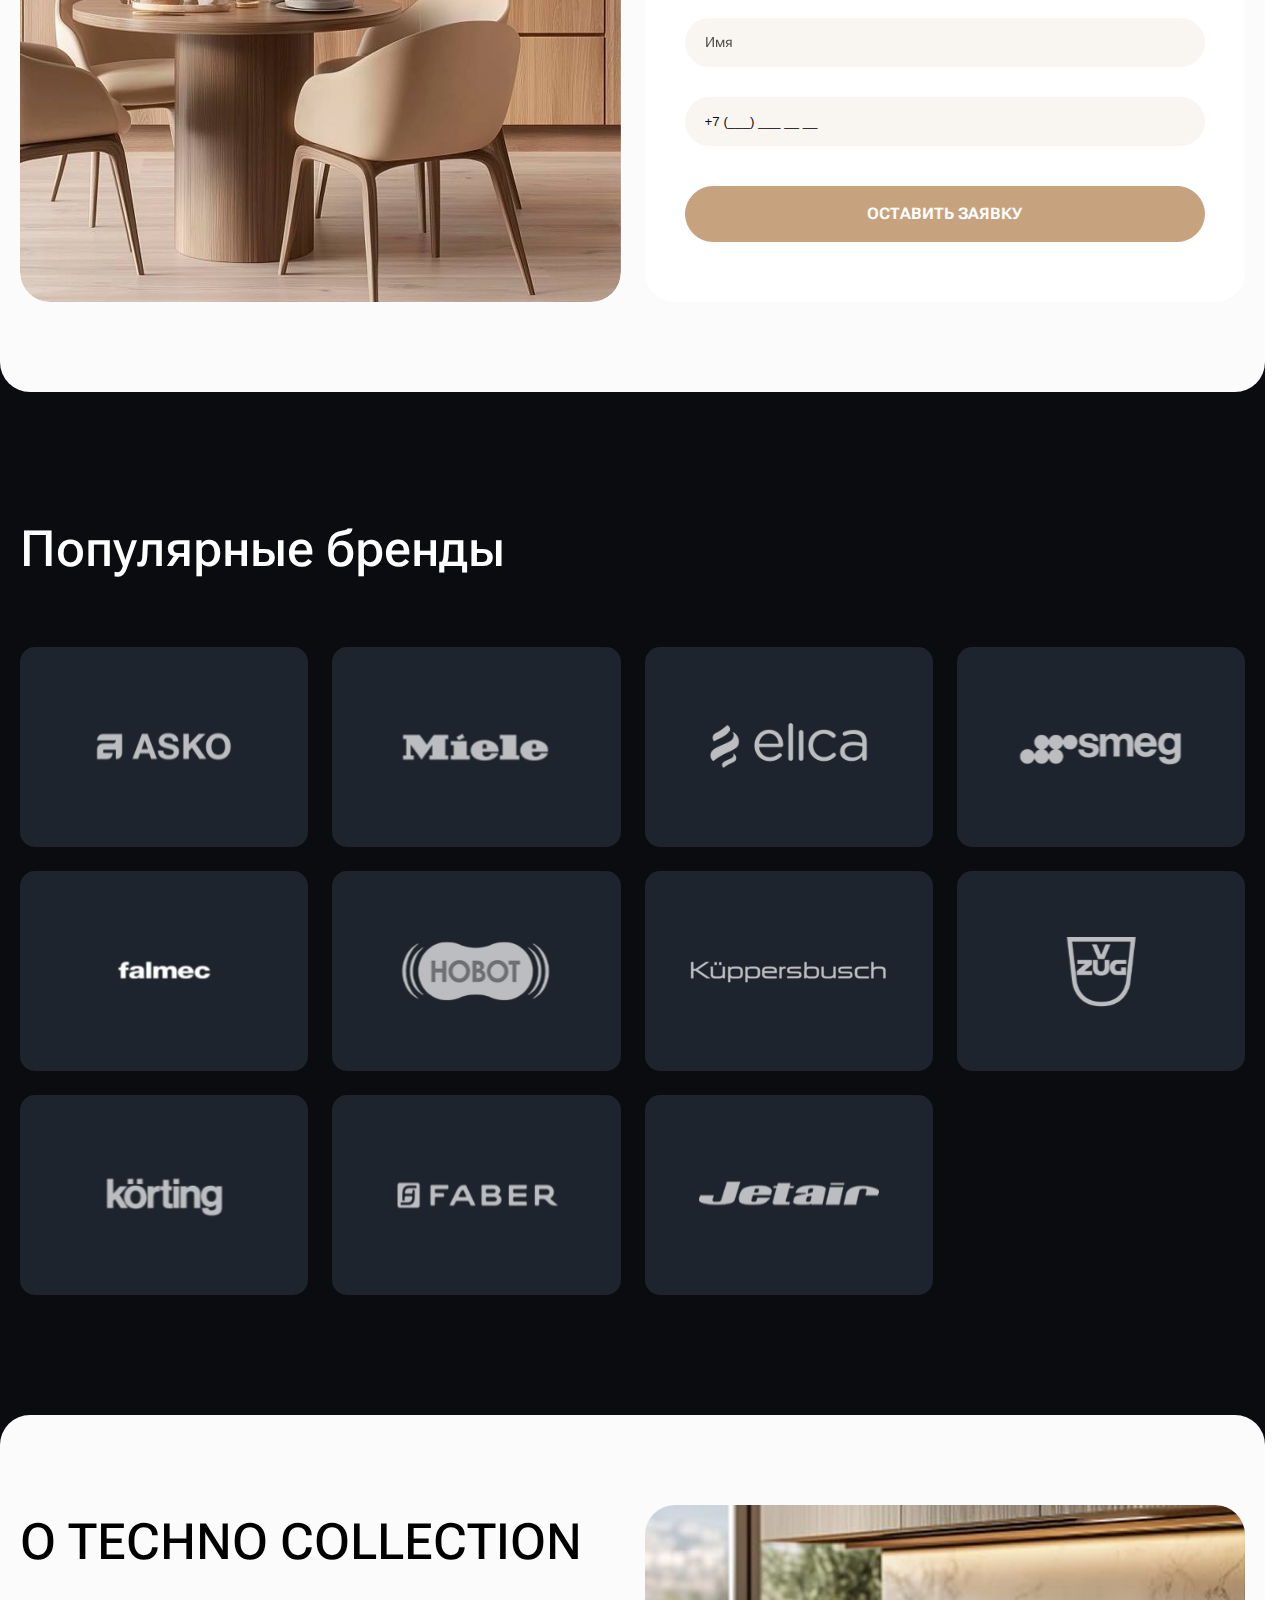
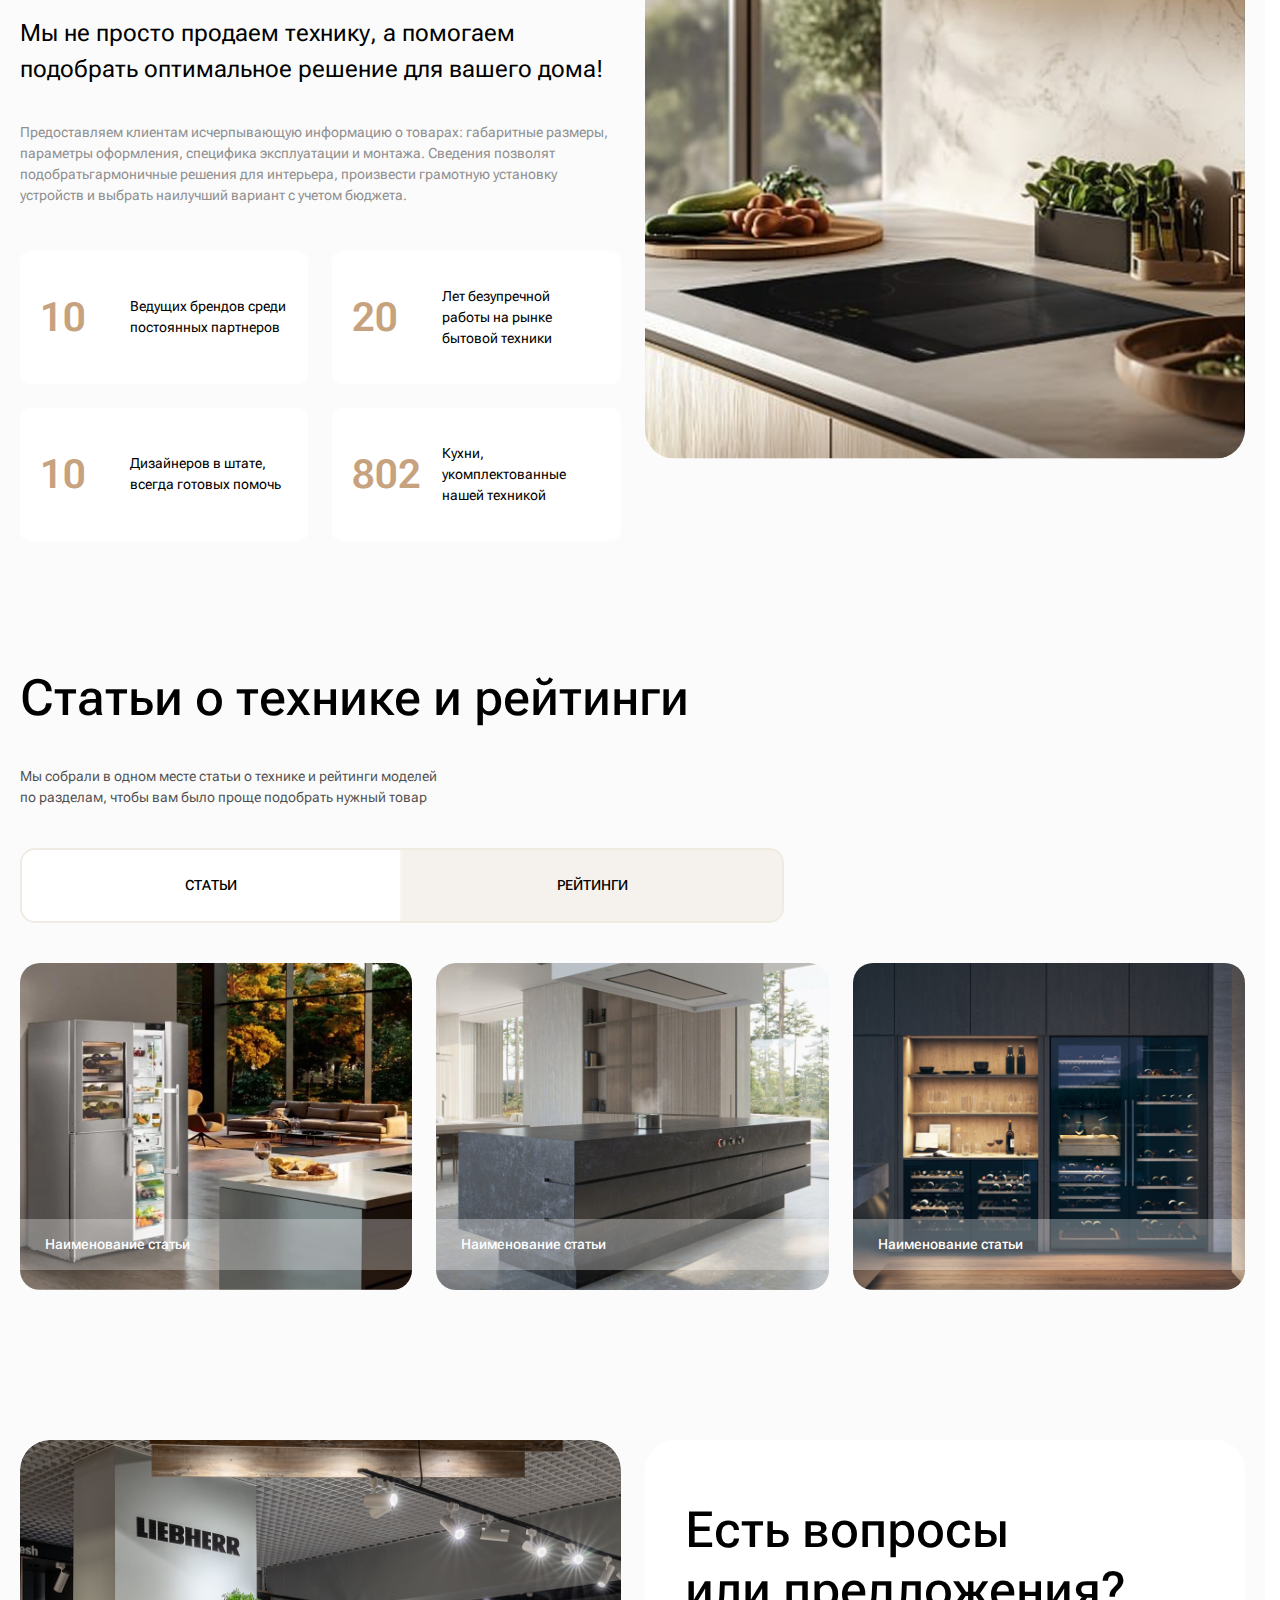
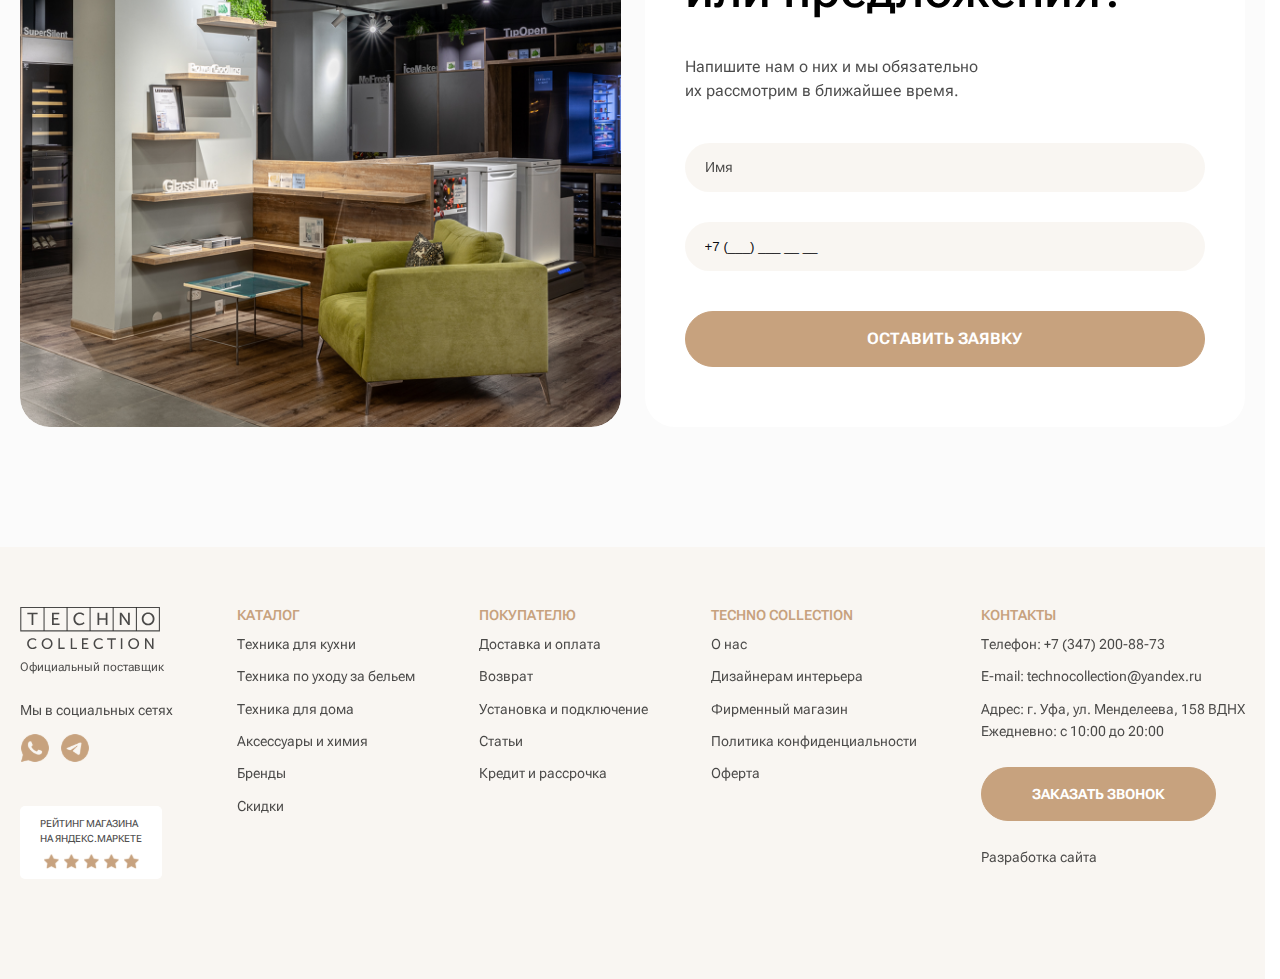
<file: home.html>
<!DOCTYPE html>
<html lang="en">

<head>
  <meta charset="UTF-8">
  <meta name="viewport" content="width=device-width, initial-scale=1.0">
  <link rel="stylesheet" href="style.css">
  <title>Techno Collection</title>
</head>

<body>
  <div class="wrapper">
    <header class="header">
      <div class="container header-top">
        <a href="/" class="logo">
          <img src="./img/logo-light.svg">
        </a>

        <div class="header__center">
          <label for="header-search" class="header-search">
            <button id="header-catalog-dropdown-trigger" class="header-search__button">
              <img src="./img/header-search-catalog-icon.svg">
              <span>Каталог товаров</span>
            </button>

            <input id="header-search" class="header-search__input" size="1">
            <img class="header-search__icon" src="./img/header-search-icon.svg">
          </label>

          <div class="header-phone">
            <a class="header-phone__link" href="tel:+73472008873">+7 (347) 200-88-73</a>
            <div class="header-phone__hint">Вам перезвонить?</div>
          </div>
        </div>

        <div class="header-call">
          <img src="./img/header-call-mobile-icon.svg" alt="">
        </div>

        <div class="header-icons">
          <a href="#" class="header-icon">
            <img src="./img/header-icons-heart.svg" alt="">
            <div class="header-icon__text">Избранное</div>
          </a>

          <a href="#" class="header-icon">
            <img src="./img/header-icons-comparisons.svg" alt="">
            <div class="header-icon__text">Сравнение</div>
          </a>

          <a href="#" class="header-icon">
            <img src="./img/header-icons-cart.svg" alt="">
            <div class="header-icon__text">Корзина</div>
          </a>
        </div>

        <div data-burger-button class="burger-button">
          <div class="burger-button__lines"></div>
        </div>
      </div>

      <hr class="header-separator" />

      <div class="container header-bottom">
        <nav class="header-nav">
          <a href="#" class="header-nav__link">Бренды</a>
          <a href="#" class="header-nav__link">Кредит и рассрочка</a>
          <a href="#" class="header-nav__link">О нас</a>
          <a href="#" class="header-nav__link">Фирменный магазин</a>
          <a href="#" class="header-nav__link">Дизайнерам интерьера</a>
          <a href="#" class="header-nav__link">Статьи и рейтинги</a>
          <a href="#" class="header-nav__link">Скидки</a>
        </nav>

        <button id="header-customers-dropdown-trigger" class="header-customers">
          <span>Покупателям</span>
          <img src="./img/header-dropdown-arrow.svg" alt="">
        </button>
      </div>

      <div id="header-customers-dropdown" class="header-dropdown header-customers-dropdown">
        <div class="container">
          <a href="#" class="palette palette--hoverable header-customers-dropdown-item">
            <div class="header-customers-dropdown-item__title">
              Доставка <br> и занос техники
            </div>
            <div class="header-customers-dropdown-item__text">
              Доставляем технику <br> по всей России
            </div>
            <div class="header-customers-dropdown-item__link">
              <img src="./img/header-customers-dropdown-arrow.svg">
            </div>
          </a>

          <a href="#" class="palette palette--hoverable header-customers-dropdown-item">
            <div class="header-customers-dropdown-item__title">
              Самовывоз
            </div>
            <div class="header-customers-dropdown-item__text">
              Самовывоз из фирменного магазина в г. Уфа
            </div>
            <div class="header-customers-dropdown-item__link">
              <img src="./img/header-customers-dropdown-arrow.svg">
            </div>
          </a>

          <a href="#" class="palette palette--hoverable header-customers-dropdown-item">
            <div class="header-customers-dropdown-item__title">
              Рассрочка и кредит
            </div>
            <div class="header-customers-dropdown-item__text">
              Гибкие условия оплаты с возможностью оформить кредит или рассрочку
            </div>
            <div class="header-customers-dropdown-item__link">
              <img src="./img/header-customers-dropdown-arrow.svg">
            </div>
          </a>

          <div class="palette palette--hoverable header-customers-dropdown-item">
            <div class="header-customers-dropdown-item__title">
              Подбор техники<br>для дома «под&nbsp;ключ»
            </div>
            <div class="header-customers-dropdown-item__text">
              Поможем подобрать технику для дома под имеющийся дизайн-проект или без него
            </div>
          </div>

          <a href="#" class="palette palette--hoverable header-customers-dropdown-item">
            <div class="header-customers-dropdown-item__title">
              Установка техники
            </div>
            <div class="header-customers-dropdown-item__text">
              Осуществляем монтаж и настройку техники
            </div>
            <div class="header-customers-dropdown-item__link">
              <img src="./img/header-customers-dropdown-arrow.svg">
            </div>
          </a>

          <a href="#" class="palette palette--hoverable header-customers-dropdown-item">
            <div class="header-customers-dropdown-item__title">
              Возврат техники
            </div>
            <div class="header-customers-dropdown-item__text">
              Осуществляем возврат техники ненадлежащего качества в течение 14 дней
            </div>
            <div class="header-customers-dropdown-item__link">
              <img src="./img/header-customers-dropdown-arrow.svg">
            </div>
          </a>

          <a href="#" class="palette palette--hoverable header-customers-dropdown-item">
            <div class="header-customers-dropdown-item__title">
              Кэшбек до&nbsp;10%
            </div>
            <div class="header-customers-dropdown-item__text">
              Кэшбек до&nbsp;10% на всю технику Asco
            </div>
            <div class="header-customers-dropdown-item__link">
              <img src="./img/header-customers-dropdown-arrow.svg">
            </div>
          </a>

          <a href="#" class="palette palette--hoverable header-customers-dropdown-item">
            <div class="header-customers-dropdown-item__title">
              Гарантия и сервисное обслуживание
            </div>
            <div class="header-customers-dropdown-item__text">
              Гарантия от производителя до 5 лет на все категории товаров
            </div>
            <div class="header-customers-dropdown-item__link">
              <img src="./img/header-customers-dropdown-arrow.svg">
            </div>
          </a>
        </div>
      </div>

      <div id="header-catalog-dropdown" class="header-dropdown header-catalog-dropdown">
        <div class="header-catalog-dropdown__left">
          <div class="header-catalog-dropdown-menu">
            <a href="category.html">
              <div class="header-catalog-dropdown-menu__link header-catalog-dropdown-menu__link--active">
                <div class="header-catalog-dropdown-menu__link-icon">
                  <i style="--path: url(./img/header-catalog-dropdown-oven.svg)"></i>
                </div>
                <div class="header-catalog-dropdown-menu__link-text">Техника для кухни</div>
              </div>
            </a>
            <a href="">
              <div class="header-catalog-dropdown-menu__link">
                <div class="header-catalog-dropdown-menu__link-icon">
                  <i style="--path: url(./img/header-catalog-dropdown-washing-machine.svg)"></i>
                </div>
                <div class="header-catalog-dropdown-menu__link-text">Техника по уходу за бельем</div>
              </div>
            </a>
            <a href="">
              <div class="header-catalog-dropdown-menu__link">
                <div class="header-catalog-dropdown-menu__link-icon">
                  <i style="--path: url(./img/header-catalog-dropdown-vacuum-cleaner.svg)"></i>
                </div>
                <div class="header-catalog-dropdown-menu__link-text">Техника для дома</div>
              </div>
            </a>
            <a href="">
              <div class="header-catalog-dropdown-menu__link">
                <div class="header-catalog-dropdown-menu__link-icon">
                  <i style="--path: url(./img/header-catalog-dropdown-shampoo.svg)"></i>
                </div>
                <div class="header-catalog-dropdown-menu__link-text">Аксессуары и бытовая химия</div>
              </div>
            </a>
          </div>
        </div>
        <div class="header-catalog-dropdown__right">
          <div class="header-catalog-dropdown__title">Техника для кухни</div>
          <div class="header-catalog-dropdown__links">
            <a href="#" class="header-catalog-dropdown__link">Категория 1</a>
            <a href="#" class="header-catalog-dropdown__link">Категория 2</a>
            <a href="#" class="header-catalog-dropdown__link">Категория 3</a>
            <a href="#" class="header-catalog-dropdown__link">Категория 4</a>
            <a href="#" class="header-catalog-dropdown__link">Категория 5</a>
            <a href="#" class="header-catalog-dropdown__link">Категория 6</a>
            <a href="#" class="header-catalog-dropdown__link">Категория 7</a>
            <a href="#" class="header-catalog-dropdown__link">Категория 8</a>
            <a href="#" class="header-catalog-dropdown__link">Категория 9</a>
            <a href="#" class="header-catalog-dropdown__link">Категория 10</a>
            <a href="#" class="header-catalog-dropdown__link">Категория 11</a>
            <a href="#" class="header-catalog-dropdown__link">Категория 12</a>
          </div>
        </div>
      </div>
    </header>

    <sidebar id="header-catalog-sidebar" class="sidebar header-catalog-sidebar">
      <div class="container">
        <div data-header-catalog-sidebar-menu class="header-catalog-sidebar-menu">
          <div class="header-catalog-sidebar-menu__steps">
            <div data-header-catalog-sidebar-menu-step class="header-catalog-sidebar-menu__step active">
              <div class="header-catalog-dropdown-menu">
                <a data-header-catalog-sidebar-menu-category-link href="#">
                  <div class="header-catalog-dropdown-menu__link header-catalog-dropdown-menu__link--active">
                    <div class="header-catalog-dropdown-menu__link-icon">
                      <i style="--path: url(./img/header-catalog-dropdown-oven.svg)"></i>
                    </div>
                    <div data-header-catalog-sidebar-menu-category-link-label
                      class="header-catalog-dropdown-menu__link-text">
                      Техника для кухни
                    </div>
                  </div>
                </a>
                <a data-header-catalog-sidebar-menu-category-link href="#">
                  <div class="header-catalog-dropdown-menu__link">
                    <div class="header-catalog-dropdown-menu__link-icon">
                      <i style="--path: url(./img/header-catalog-dropdown-washing-machine.svg)"></i>
                    </div>
                    <div data-header-catalog-sidebar-menu-category-link-label
                      class="header-catalog-dropdown-menu__link-text">
                      Техника по уходу за бельем
                    </div>
                  </div>
                </a>
                <a data-header-catalog-sidebar-menu-category-link href="#">
                  <div class="header-catalog-dropdown-menu__link">
                    <div class="header-catalog-dropdown-menu__link-icon">
                      <i style="--path: url(./img/header-catalog-dropdown-vacuum-cleaner.svg)"></i>
                    </div>
                    <div data-header-catalog-sidebar-menu-category-link-label
                      class="header-catalog-dropdown-menu__link-text">
                      Техника для дома
                    </div>
                  </div>
                </a>
                <a data-header-catalog-sidebar-menu-category-link href="#">
                  <div class="header-catalog-dropdown-menu__link">
                    <div class="header-catalog-dropdown-menu__link-icon">
                      <i style="--path: url(./img/header-catalog-dropdown-shampoo.svg)"></i>
                    </div>
                    <div data-header-catalog-sidebar-menu-category-link-label
                      class="header-catalog-dropdown-menu__link-text">
                      Аксессуары и бытовая химия
                    </div>
                  </div>
                </a>
              </div>
            </div>
            <div data-header-catalog-sidebar-menu-step class="header-catalog-sidebar-menu__step">
              <div class="header-catalog-sidebar-menu__header">
                <div data-header-catalog-sidebar-menu-back class="header-catalog-sidebar-menu__nav">
                  <img src="./img/header-catalog-sidebar-menu-back-icon.svg" alt="">
                </div>

                <div data-header-catalog-sidebar-menu-category class="header-catalog-sidebar-menu__title">
                  техника для кухни
                </div>
              </div>
              <div class="header-catalog-sidebar-menu__links">
                <a data-header-catalog-sidebar-menu-subcategory-link href="#" class="header-catalog-sidebar-menu__link">
                  <span>Категория 1</span>
                  <img src="./img/header-catalog-sidebar-menu-link-icon.svg" alt="">
                </a>
                <a data-header-catalog-sidebar-menu-subcategory-link href="#" class="header-catalog-sidebar-menu__link">
                  <span>Категория 2</span>
                  <img src="./img/header-catalog-sidebar-menu-link-icon.svg" alt="">
                </a>
                <a data-header-catalog-sidebar-menu-subcategory-link href="#" class="header-catalog-sidebar-menu__link">
                  <span>Категория 3</span>
                  <img src="./img/header-catalog-sidebar-menu-link-icon.svg" alt="">
                </a>
                <a data-header-catalog-sidebar-menu-subcategory-link href="#" class="header-catalog-sidebar-menu__link">
                  <span>Категория 4</span>
                  <img src="./img/header-catalog-sidebar-menu-link-icon.svg" alt="">
                </a>
                <a data-header-catalog-sidebar-menu-subcategory-link href="#" class="header-catalog-sidebar-menu__link">
                  <span>Категория 5</span>
                  <img src="./img/header-catalog-sidebar-menu-link-icon.svg" alt="">
                </a>
                <a data-header-catalog-sidebar-menu-subcategory-link href="#" class="header-catalog-sidebar-menu__link">
                  <span>Категория 6</span>
                  <img src="./img/header-catalog-sidebar-menu-link-icon.svg" alt="">
                </a>
                <a data-header-catalog-sidebar-menu-subcategory-link href="#" class="header-catalog-sidebar-menu__link">
                  <span>Категория 7</span>
                  <img src="./img/header-catalog-sidebar-menu-link-icon.svg" alt="">
                </a>
                <a data-header-catalog-sidebar-menu-subcategory-link href="#" class="header-catalog-sidebar-menu__link">
                  <span>Категория 8</span>
                  <img src="./img/header-catalog-sidebar-menu-link-icon.svg" alt="">
                </a>
                <a data-header-catalog-sidebar-menu-subcategory-link href="#" class="header-catalog-sidebar-menu__link">
                  <span>Категория 9</span>
                  <img src="./img/header-catalog-sidebar-menu-link-icon.svg" alt="">
                </a>
                <a data-header-catalog-sidebar-menu-subcategory-link href="#" class="header-catalog-sidebar-menu__link">
                  <span>Категория 10</span>
                  <img src="./img/header-catalog-sidebar-menu-link-icon.svg" alt="">
                </a>
              </div>
            </div>
          </div>
        </div>
      </div>
    </sidebar>

    <nav class="navbar">
      <div class="container">
        <div class="navbar__items">
          <a href="#" class="navbar__item">
            <div class="navbar__icon">
              <img src="./img/navbar-catalog-icon.svg" alt="" srcset="">
            </div>
            <div class="navbar__text">Каталог</div>
          </a>

          <a href="#" class="navbar__item">
            <div class="navbar__icon">
              <img src="./img/navbar-cart-icon.svg" alt="" srcset="">
            </div>
            <div class="navbar__text">Корзина</div>
          </a>

          <a href="#" class="navbar__item">
            <div class="navbar__icon">
              <img src="./img/navbar-diagram-icon.svg" alt="" srcset="">
            </div>
            <div class="navbar__text">Сравнение</div>
          </a>

          <a href="#" class="navbar__item">
            <div class="navbar__icon">
              <img src="./img/navbar-heart-icon.svg" alt="" srcset="">
            </div>
            <div class="navbar__text">Избранное</div>
          </a>
        </div>
      </div>
    </nav>

    <main class="main">
      <div id="main-slider" data-slides="2" class="main-slider">
        <div class="main-slider__slides">
          <div class="main-slider__slide main-slider__slide--catalog">
            <img class="main-slider__image" src="./img/main-slider-image-catalog.png">
            <div class="main-slider__content">
              <div class="main-slider__title">TECHNO COLLECTION</div>
              <div class="main-slider__text">
                функциональные решения <br />
                для стильного интерьера
              </div>
              <a href="#" class="button">В КАТАЛОГ</a>
            </div>
          </div>

          <div class="main-slider__slide main-slider__slide--offer">
            <img class="main-slider__image" src="./img/main-slider-image-offer.png">
            <div class="main-slider__content">
              <div class="main-slider__title">TECHNO COLLECTION</div>
              <div class="main-slider__subtitle">Liebherr со cкидкой до 50%</div>
              <div class="main-slider__text">
                Чтобы получить скидку - оставьте заявку, <br /> и наш менеджер свяжется с вами
              </div>
              <a href="#" class="button">В КАТАЛОГ</a>
            </div>
          </div>
        </div>

        <div class="main-slider__controls">
          <div class="container">
            <div id="main-slider-left" class="main-slider__control main-slider__control--left">
              <img src="./img/main-slider-arrow.svg" alt="">
            </div>
            <div id="main-slider-right" class="main-slider__control main-slider__control--right">
              <img src="./img/main-slider-arrow.svg" alt="">
            </div>
          </div>
        </div>

        <div class="main-rating">
          <div class="container">
            <div class="rating-badge rating-badge--grey main-rating__badge">
              <div class="rating-badge__title">
                Рейтинг магазина <br /> на Яндекс.Маркете
              </div>
              <div class="rating-badge__stars">
                <img src="./img/rating-badge-star.svg" alt="">
                <img src="./img/rating-badge-star.svg" alt="">
                <img src="./img/rating-badge-star.svg" alt="">
                <img src="./img/rating-badge-star.svg" alt="">
                <img src="./img/rating-badge-star.svg" alt="">
              </div>
            </div>
          </div>
        </div>
      </div>

      <div class="container">
        <div class="categories">
          <a href="category.html" class="palette palette--hoverable category-card">
            <img class="category-card__image" src="./img/main-categories-kitchen.png">
            <div class="category-card__title">Техника для кухни</div>
          </a>

          <a class="palette palette--hoverable category-card">
            <img class="category-card__image" src="./img/main-categories-washing-machine.png">
            <div class="category-card__title">Техника по уходу за бельем</div>
          </a>

          <a class="palette palette--hoverable category-card">
            <img class="category-card__image" src="./img/main-categories-vacuum-cleaner.png">
            <div class="category-card__title">Техника для дома</div>
          </a>

          <a class="palette palette--hoverable category-card">
            <img class="category-card__image" src="./img/main-categories-chemistry.png">
            <div class="category-card__title">Аксессуары и химия</div>
          </a>
        </div>

        <div class="main-info">
          <div class="main-info-sales">
            <div class="main-info-sales__content">
              <div class="main-info-sales__title">Мгновенный кэшбек 10% на всю технику Asco</div>
              <a href="#" class="button main-info-sales__button">В КАТАЛОГ</a>
            </div>
          </div>

          <div class="main-info-proposition">
            <div class="main-info-proposition__content">
              <div class="main-info-proposition__text">
                <div class="main-info-proposition__title">Не откладывайте на потом!</div>
                <div class="main-info-proposition__subtitle">Удобная рассрочка или оплата частями</div>
              </div>
              <div class="button main-info-proposition__button">ПОДРОБНЕЕ</div>
            </div>
          </div>
        </div>
      </div>
    </main>

    <section class="section section--round-top home-catalog">
      <div class="container">
        <div class="home-catalog-nav">
          <div class="home-catalog-nav__categories">
            <div data-home-catalog-link class="home-catalog-nav__category home-catalog-nav__category--active">
              Хиты каталога
            </div>
            <div data-home-catalog-link class="home-catalog-nav__category">
              Акции
            </div>
            <div data-home-catalog-link class="home-catalog-nav__category">
              Новинки
            </div>
          </div>
          <div class="home-catalog-nav__subcategories">
            <div data-home-catalog-sub-link class="home-catalog-nav__subcategory home-catalog-nav__subcategory--active">
              Все
            </div>
            <div data-home-catalog-sub-link class="home-catalog-nav__subcategory">
              Категория 1
            </div>
            <div data-home-catalog-sub-link class="home-catalog-nav__subcategory">
              Категория 2
            </div>
            <div data-home-catalog-sub-link class="home-catalog-nav__subcategory">
              Категория 3
            </div>
            <div data-home-catalog-sub-link class="home-catalog-nav__subcategory">
              Категория 4
            </div>
            <div data-home-catalog-sub-link class="home-catalog-nav__subcategory">
              Категория 5
            </div>
            <div data-home-catalog-sub-link class="home-catalog-nav__subcategory">
              Категория 6
            </div>
            <div data-home-catalog-sub-link class="home-catalog-nav__subcategory">
              Категория 7
            </div>
          </div>
        </div>

        <div class="home-catalog-select">
          <div data-select data-select-value="hit" class="select">
            <div data-select-control class="select__control">
              <div data-select-label class="select__label">Хиты каталога</div>
              <div class="select__arrow">
                <img src="./img/select-arrow-primary.svg" alt="">
              </div>
            </div>
            <div class="select__dropdown">
              <div data-select-option data-select-value="hit" class="select__option">Хиты каталога</div>
              <div data-select-option data-select-value="sales" class="select__option">Акции</div>
              <div data-select-option data-select-value="news" class="select__option">Новинки</div>
            </div>
          </div>

          <div data-select data-select-value="all" class="select">
            <div data-select-control class="select__control">
              <div data-select-label class="select__label">Все категории</div>
              <div class="select__arrow">
                <img src="./img/select-arrow-primary.svg" alt="">
              </div>
            </div>
            <div class="select__dropdown">
              <div data-select-option data-select-value="all" class="select__option">Все категории</div>
              <div data-select-option data-select-value="1" class="select__option">Категория 1</div>
              <div data-select-option data-select-value="2" class="select__option">Категория 2</div>
              <div data-select-option data-select-value="3" class="select__option">Категория 3</div>
              <div data-select-option data-select-value="4" class="select__option">Категория 4</div>
              <div data-select-option data-select-value="5" class="select__option">Категория 5</div>
              <div data-select-option data-select-value="6" class="select__option">Категория 6</div>
              <div data-select-option data-select-value="7" class="select__option">Категория 7</div>
            </div>
          </div>
        </div>

        <div class="home-catalog-content product-cards-grid">
          <div class="product-card">
            <div class="product-card__image">
              <img src="./img/product-card-image.png" alt="">
            </div>

            <div class="product-card__body">
              <div class="product-card__title">Холодильник Liebherr T 1700</div>
              <div class="product-card__text">
                <div class="product-card__line">Ручка двери: встроенная</div>
                <div class="product-card__line">Количество камер: 1</div>
              </div>
            </div>

            <div class="product-card__footer">
              <div class="product-card__price">
                45 000 ₽
              </div>

              <button class="button product-card__button">В КОРЗИНУ</button>

              <div class="product-card__icons">
                <div class="product-card__icon">
                  <img src="./img/product-card-icon-statistic.svg" alt="">
                </div>
                <div class="product-card__icon">
                  <img src="./img/product-card-icon-heard.svg" alt="">
                </div>
              </div>
            </div>
          </div>

          <div class="product-card">
            <div class="product-card__image">
              <img src="./img/product-card-image.png" alt="">
            </div>

            <div class="product-card__body">
              <div class="product-card__title">Холодильник Liebherr T 1700</div>
              <div class="product-card__text">
                <div class="product-card__line">Ручка двери: встроенная</div>
                <div class="product-card__line">Количество камер: 1</div>
              </div>
            </div>

            <div class="product-card__footer">
              <div class="product-card__price">
                45 000 ₽
              </div>

              <button class="button product-card__button">В КОРЗИНУ</button>

              <div class="product-card__icons">
                <div class="product-card__icon">
                  <img src="./img/product-card-icon-statistic.svg" alt="">
                </div>
                <div class="product-card__icon">
                  <img src="./img/product-card-icon-heard.svg" alt="">
                </div>
              </div>
            </div>
          </div>

          <div class="product-card">
            <div class="product-card__image">
              <img src="./img/product-card-image.png" alt="">
            </div>

            <div class="product-card__body">
              <div class="product-card__title">Холодильник Liebherr T 1700</div>
              <div class="product-card__text">
                <div class="product-card__line">Ручка двери: встроенная</div>
                <div class="product-card__line">Количество камер: 1</div>
              </div>
            </div>

            <div class="product-card__footer">
              <div class="product-card__price">
                45 000 ₽
              </div>

              <button class="button product-card__button">В КОРЗИНУ</button>

              <div class="product-card__icons">
                <div class="product-card__icon">
                  <img src="./img/product-card-icon-statistic.svg" alt="">
                </div>
                <div class="product-card__icon">
                  <img src="./img/product-card-icon-heard.svg" alt="">
                </div>
              </div>
            </div>
          </div>

          <div class="product-card">
            <div class="product-card__image">
              <img src="./img/product-card-image.png" alt="">
            </div>

            <div class="product-card__body">
              <div class="product-card__title">Холодильник Liebherr T 1700</div>
              <div class="product-card__text">
                <div class="product-card__line">Ручка двери: встроенная</div>
                <div class="product-card__line">Количество камер: 1</div>
              </div>
            </div>

            <div class="product-card__footer">
              <div class="product-card__price">
                45 000 ₽
              </div>

              <button class="button product-card__button">В КОРЗИНУ</button>

              <div class="product-card__icons">
                <div class="product-card__icon">
                  <img src="./img/product-card-icon-statistic.svg" alt="">
                </div>
                <div class="product-card__icon">
                  <img src="./img/product-card-icon-heard.svg" alt="">
                </div>
              </div>
            </div>
          </div>
        </div>

        <div class="home-catalog-footer">
          <a href="#" class="button">В КАТАЛОГ</a>
        </div>
      </div>
    </section>

    <section data-scalable-image-block
      class="section section--round-top section--round-bottom section--overlap home-order">
      <div data-scalable-image class="home-order__image scrollable-image">
        <img src="./img/home-order-backgroung.png" alt="">
      </div>

      <div class="container">
        <div class="home-order__content">
          <div class="home-order__title">Поможем оборудовать ваш дом «под ключ»</div>
          <div class="home-order__subtitle">
            Подберем для вас стильные и функциональные решения, идеально вписывающиеся в интерьер
          </div>
          <button class="button home-order__button">ЗАКАЗАТЬ ЗВОНОК</button>
        </div>
      </div>
    </section>

    <section class="section advantages">
      <div class="container">
        <h2 class="section__title section__title--white">
          Techno Collection - 16 лет безупречной<br /> работы на рынке бытовой техники
        </h2>

        <div class="advantages-block">
          <div class="advantages-card--photo advantages-card--photo-1">
            <img src="./img/advantages-photo-1.png" alt="">
          </div>
          <div class="advantages-card--photo advantages-card--photo-2">
            <img src="./img/advantages-photo-2.png" alt="">
          </div>

          <div class="advantages-card palette palette--hoverable">
            <div class="advantages-card__icon-box">
              <div class="advantages-card__icon">
                <img src="./img/home-about-icon-delivery.svg" alt="">
              </div>
            </div>
            <div class="advantages-card__content">
              <div class="advantages-card__title">ДОСТАВКА</div>
              <div class="advantages-card__text">Осуществляем доставку из Уфы по всей России</div>
            </div>
          </div>
          <div class="advantages-card palette palette--hoverable">
            <div class="advantages-card__icon-box">
              <div class="advantages-card__icon">
                <img src="./img/home-about-icon-guarantee.svg" alt="">
              </div>
            </div>
            <div class="advantages-card__content">
              <div class="advantages-card__title">ГАРАНТИЯ</div>
              <div class="advantages-card__text">Гарантия от производителя до 5 лет на все категории товаров. Возврат
                без проблем</div>
            </div>
          </div>
          <div class="advantages-card palette palette--hoverable">
            <div class="advantages-card__icon-box">
              <div class="advantages-card__icon">
                <img src="./img/home-about-icon-dealer.svg" alt="">
              </div>
            </div>
            <div class="advantages-card__content">
              <div class="advantages-card__title">ЯВЛЯЕМСЯ ДИЛЕРОМ</div>
              <div class="advantages-card__text">Мы напрямую сотрудничаем с поставщиками в статусе дилера. Оперативное
                поступление техники при оформлении заявки</div>
            </div>
          </div>
          <div class="advantages-card palette palette--hoverable">
            <div class="advantages-card__icon-box">
              <div class="advantages-card__icon">
                <img src="./img/home-about-icon-storage.svg" alt="">
              </div>
            </div>
            <div class="advantages-card__content">
              <div class="advantages-card__title">СОБСТВЕННЫЙ СКЛАД</div>
              <div class="advantages-card__text">Имеем собственный склад для оплаченных товаров. Запас наиболее
                востребованных моделей для быстрой реализации</div>
            </div>
          </div>
          <div class="advantages-card palette palette--hoverable">
            <div class="advantages-card__icon-box">
              <div class="advantages-card__icon">
                <img src="./img/home-about-icon-best-price.svg" alt="">
              </div>
            </div>
            <div class="advantages-card__content">
              <div class="advantages-card__title">ЛУЧШАЯ ЦЕНА</div>
              <div class="advantages-card__text">Мы являемся дилерами многих брендов, что позволяет нам предлагать вам
                лучшую цену. Можем привезти товар под заказ</div>
            </div>
          </div>
          <div class="advantages-card palette palette--hoverable">
            <div class="advantages-card__icon-box">
              <div class="advantages-card__icon">
                <img src="./img/home-about-icon-service.svg" alt="">
              </div>
            </div>
            <div class="advantages-card__content">
              <div class="advantages-card__title">СЕРВИС</div>
              <div class="advantages-card__text">От предоставления первичной консультации до окончания срока
                гарантийного и сервисного обслуживания</div>
            </div>
          </div>
          <div class="advantages-card palette palette--hoverable">
            <div class="advantages-card__icon-box">
              <div class="advantages-card__icon">
                <img src="./img/home-about-icon-key.svg" alt="">
              </div>
            </div>
            <div class="advantages-card__content">
              <div class="advantages-card__title">РАБОТА ПОД КЛЮЧ</div>
              <div class="advantages-card__text">Предоставление первичной консультации. Полная комплектация техникой.
                Визуализация дизайнерами. Первый запуск. Постгарантийная поддержка клиентов. </div>
            </div>
          </div>
          <div class="advantages-card palette palette--hoverable">
            <div class="advantages-card__icon-box">
              <div class="advantages-card__icon">
                <img src="./img/home-about-icon-design.svg" alt="">
              </div>
            </div>
            <div class="advantages-card__content">
              <div class="advantages-card__title">ДИЗАЙНЕРСКАЯ ТЕХНИКА</div>
              <div class="advantages-card__text">Мы предлагаем стильные и функциональные решения, идеально вписывающиеся
                в интерьер как компактных квартир, так и внушительных загородных коттеджей</div>
            </div>
          </div>
          <div class="advantages-card palette palette--hoverable">
            <div class="advantages-card__icon-box">
              <div class="advantages-card__icon">
                <img src="./img/home-about-icon-assortment.svg" alt="">
              </div>
            </div>
            <div class="advantages-card__content">
              <div class="advantages-card__title">ШИРОКИЙ АССОРТИМЕНТ</div>
              <div class="advantages-card__text">Доступен широкий ассортимент техники от ведущих производителей, в том
                числе эксклюзивные модели, не доступные к заказу у других поставщиков</div>
            </div>
          </div>
        </div>
      </div>
    </section>

    <section class="section section--round-top section--round-bottom home-hard-to-choose">
      <div class="container form">
        <div class="form__image">
          <img src="./img/form-hard-to-choose-image.png" alt="">
        </div>

        <div class="form__content">
          <h2 class="form__title section__title">Затрудняетесь<br /> с выбором техники?</h2>

          <div class="form__subtitle">
            Оставьте заявку, и наш менеджер свяжется с вами, ответит на ваши вопросы,
            проконсультирует по ассортименту товаров и поможет подобрать оптимальное решение.
          </div>

          <div class="form__controls">
            <input type="text" class="form__input" placeholder="Имя">
            <input data-form-phone-number type="text" class="form__input" placeholder="+7 (___) ___ __ __">
            <button class="button button--block form__button">ОСТАВИТЬ ЗАЯВКУ</button>
          </div>
        </div>
      </div>
    </section>

    <section class="section brands">
      <div class="container">
        <h2 class="section__title section__title--white">Популярные бренды</h2>

        <div class="brands__content">
          <div class="palette brand-card">
            <img class="brand-card__image" src="./img/brand-asko.svg" alt="">
            <div class="brand-card__text">
              Популярный шведский бренд бытовой техники. Продукция компании поражает дизайном и функционалом.
            </div>
          </div>
          <div class="palette brand-card">
            <img class="brand-card__image" src="./img/brand-miele.svg" alt="">
            <div class="brand-card__text">
              Немецкий производитель премиальной техники, предлагающий все необходимое для комфортной жизни.
            </div>
          </div>
          <div class="palette brand-card">
            <img class="brand-card__image" src="./img/brand-elica.svg" alt="">
            <div class="brand-card__text">
              Итальянский бренд, славящийся своими вытяжками и воздухоочистителями.
            </div>
          </div>
          <div class="palette brand-card">
            <img class="brand-card__image" src="./img/brand-smeg.svg" alt="">
            <div class="brand-card__text">
              Итальянский бренд бытовой техники с особым отношением к надежности и дизайну. Продукция идеальна снаружи и
              внутри.
            </div>
          </div>
          <div class="palette brand-card">
            <img class="brand-card__image" src="./img/brand-falmec.svg" alt="">
            <div class="brand-card__text">
              Популярный итальянский производитель бытовой техники с богатым ассортиментом и вниманием к мелочам.
            </div>
          </div>
          <div class="palette brand-card">
            <img class="brand-card__image" src="./img/brand-hobot.svg" alt="">
            <div class="brand-card__text">
              Hobot – основана в 2010 г., производит высокотехнологичное оборудование для бытового использования.
            </div>
          </div>
          <div class="palette brand-card">
            <img class="brand-card__image" class="brand-card__image" src="./img/brand-kuppersbush.svg" alt="">
            <div class="brand-card__text">
              Немецкий бренд, основанный в 1875 г. Специализируется на производстве духовых шкафов, варочных панелей,
              вытяжек и пр.
            </div>
          </div>
          <div class="palette brand-card">
            <img class="brand-card__image" src="./img/brand-zug.svg" alt="">
            <div class="brand-card__text">
              Ведущий премиальный швейцарский производитель, специализирующийся на технике для кухни.
            </div>
          </div>
          <div class="palette brand-card">
            <img class="brand-card__image" src="./img/brand-korting.svg" alt="">
            <div class="brand-card__text">
              Один из старейших немецких брендов, основанный в 1889 году. Покупателям доступно множество встраиваемой и
              отдельностоящей техники.
            </div>
          </div>
          <div class="palette brand-card">
            <img class="brand-card__image" src="./img/brand-faber.svg" alt="">
            <div class="brand-card__text">
              Крупный итальянский бренд, специализирующийся на вытяжках.
            </div>
          </div>
          <div class="palette brand-card">
            <img class="brand-card__image" src="./img/brand-jetair.svg" alt="">
            <div class="brand-card__text">
              JETAIR – крупный итальянский производитель вытяжек, работающий с 1984 года.
            </div>
          </div>
        </div>
      </div>
    </section>

    <section class="section section--round-top home-about">
      <div class="container">
        <div class="home-about__content">
          <h2 class="section__title">О TECHNO COLLECTION</h2>

          <div class="home-about__subtitle section__subtitle">Мы не просто продаем технику, а помогаем подобрать
            оптимальное решение для вашего дома!</div>
          <div class="home-about__text">
            Предоставляем клиентам исчерпывающую информацию о товарах: габаритные размеры, параметры оформления,
            специфика эксплуатации и монтажа. Сведения позволят подобратьгармоничные решения для интерьера, произвести
            грамотную установку устройств и выбрать наилучший вариант с учетом бюджета.
          </div>
          <div class="home-about__advantages">
            <div class="home-about__advantages-card">
              <div class="home-about__advantages-number">10</div>
              <div class="home-about__advantages-text">Ведущих брендов среди постоянных партнеров</div>
            </div>
            <div class="home-about__advantages-card">
              <div class="home-about__advantages-number">20</div>
              <div class="home-about__advantages-text">Лет безупречной работы на рынке бытовой техники</div>
            </div>
            <div class="home-about__advantages-card">
              <div class="home-about__advantages-number">10</div>
              <div class="home-about__advantages-text">Дизайнеров в штате, всегда готовых помочь</div>
            </div>
            <div class="home-about__advantages-card">
              <div class="home-about__advantages-number">802</div>
              <div class="home-about__advantages-text">Кухни, укомплектованные нашей техникой</div>
            </div>
          </div>
        </div>
        <div class="home-about__image">
          <img src="./img/home-about-image.png" alt="">
        </div>
      </div>
    </section>

    <section class="section home-articles">
      <div class="container">
        <h2 class="section__title">Статьи о технике и рейтинги</h2>

        <div class="home-articles__subtitle">
          Мы собрали в одном месте статьи о технике и рейтинги моделей <br />
          по разделам, чтобы вам было проще подобрать нужный товар
        </div>

        <div data-tabs class="tabs">
          <div class="tabs__header">
            <div data-tabs-link class="tabs__link tabs__link--active">СТАТЬИ</div>
            <div data-tabs-link class="tabs__link">Рейтинги</div>
          </div>
          <div class="tabs__body">
            <div data-tabs-page class="tabs__page tabs__page--active articles-grid">
              <article class="article-card">
                <img class="article-card__image" src="./img/home-articles-1.png">
                <div class="article-card__label">
                  <div class="article-card__name">Наименование статьи</div>
                  <div class="article-card__description">
                    Краткое описание в несколько строк
                  </div>
                </div>
              </article>

              <article class="article-card">
                <img class="article-card__image" src="./img/home-articles-2.png">
                <div class="article-card__label">
                  <div class="article-card__name">Наименование статьи</div>
                  <div class="article-card__description">
                    Краткое описание в несколько строк
                  </div>
                </div>
              </article>

              <article class="article-card">
                <img class="article-card__image" src="./img/home-articles-3.png">
                <div class="article-card__label">
                  <div class="article-card__name">Наименование статьи</div>
                  <div class="article-card__description">
                    Краткое описание в несколько строк
                  </div>
                </div>
              </article>
            </div>

            <div data-tabs-page class="tabs__page articles-grid">
              <article class="article-card">
                <img class="article-card__image" src="./img/home-articles-3.png">
                <div class="article-card__label">
                  <div class="article-card__name">Наименование рейтинга</div>
                  <div class="article-card__description">
                    Краткое описание в несколько строк
                  </div>
                </div>
              </article>

              <article class="article-card">
                <img class="article-card__image" src="./img/home-articles-1.png">
                <div class="article-card__label">
                  <div class="article-card__name">Наименование рейтинга</div>
                  <div class="article-card__description">
                    Краткое описание в несколько строк
                  </div>
                </div>
              </article>

              <article class="article-card">
                <img class="article-card__image" src="./img/home-articles-2.png">
                <div class="article-card__label">
                  <div class="article-card__name">Наименование рейтинга</div>
                  <div class="article-card__description">
                    Краткое описание в несколько строк
                  </div>
                </div>
              </article>
            </div>
          </div>
        </div>
      </div>
    </section>

    <section class="section home-questions-or-propositions">
      <div class="container form">
        <div class="form__image">
          <img src="./img/form-questions-and-propositions-image.png" alt="">
        </div>

        <div class="form__content">
          <h2 class="form__title section__title">Есть вопросы<br /> или предложения?</h2>

          <div class="form__subtitle">
            Напишите нам о них и мы обязательно<br /> их рассмотрим в ближайшее время.
          </div>

          <div class="form__controls">
            <input type="text" class="form__input" placeholder="Имя">
            <input data-form-phone-number type="text" class="form__input" placeholder="+7 (___) ___ __ __">
            <button class="button button--block form__button">ОСТАВИТЬ ЗАЯВКУ</button>
          </div>
        </div>
      </div>
    </section>

    <footer class="footer">
      <div class="container">
        <div class="footer-column footer-main-column">
          <a class="logo" href="#">
            <img src="./img/logo-dark.svg" alt="">
          </a>

          <div class="footer-column__under-logo">Официальный поставщик</div>

          <div class="footer-social-media">
            <div class="footer-social-media__text footer-column__text">Мы в социальных сетях</div>
            <div class="footer-social-media__icons">
              <a href="#">
                <img src="./img/icon-whatsapp.svg" alt="">
              </a>
              <a href="#">
                <img src="./img/icon-telegramm.svg" alt="">
              </a>
            </div>
          </div>

          <div class="rating-badge footer__rating-badge">
            <div class="rating-badge__title">
              Рейтинг магазина <br /> на Яндекс.Маркете
            </div>
            <div class="rating-badge__stars">
              <img src="./img/rating-badge-star.svg" alt="">
              <img src="./img/rating-badge-star.svg" alt="">
              <img src="./img/rating-badge-star.svg" alt="">
              <img src="./img/rating-badge-star.svg" alt="">
              <img src="./img/rating-badge-star.svg" alt="">
            </div>
          </div>
        </div>
        <div class="footer-column">
          <div class="footer-column__title">КАТАЛОГ</div>
          <a href="#" class="footer-column__text">Техника для кухни</a>
          <a href="#" class="footer-column__text">Техника по уходу за бельем</a>
          <a href="#" class="footer-column__text">Техника для дома</a>
          <a href="#" class="footer-column__text">Аксессуары и химия</a>
          <a href="#" class="footer-column__text">Бренды</a>
          <a href="#" class="footer-column__text">Скидки</a>
        </div>
        <div class="footer-column">
          <div class="footer-column__title">ПОКУПАТЕЛЮ</div>
          <a href="#" class="footer-column__text">Доставка и оплата</a>
          <a href="#" class="footer-column__text">Возврат</a>
          <a href="#" class="footer-column__text">Установка и подключение</a>
          <a href="#" class="footer-column__text">Статьи</a>
          <a href="#" class="footer-column__text">Кредит и рассрочка</a>
        </div>
        <div class="footer-column">
          <div class="footer-column__title">TECHNO COLLECTION</div>
          <a href="#" class="footer-column__text">О нас</a>
          <a href="#" class="footer-column__text">Дизайнерам интерьера</a>
          <a href="#" class="footer-column__text">Фирменный магазин</a>
          <a href="#" class="footer-column__text">Политика конфиденциальности</a>
          <a href="#" class="footer-column__text">Оферта</a>
        </div>
        <div class="footer-column">
          <div class="footer-column__title">КОНТАКТЫ</div>
          <a href="tel:+73472008873" class="footer-column__text">Телефон: +7 (347) 200-88-73</a>
          <a href="mailto:technocollection@yandex.ru" class="footer-column__text">E-mail: technocollection@yandex.ru</a>
          <a class="footer-column__text">Адрес: г. Уфа, ул. Менделеева, 158 ВДНХ<br /> Ежедневно: с 10:00 до 20:00</a>
          <button class="footer-column__button button">ЗАКАЗАТЬ ЗВОНОК</button>
          <a href="#" class="footer-column__text footer__development">Разработка сайта</a>
        </div>
      </div>
    </footer>
  </div>

  <script src="./app.js"></script>
</body>

</html>
</file>
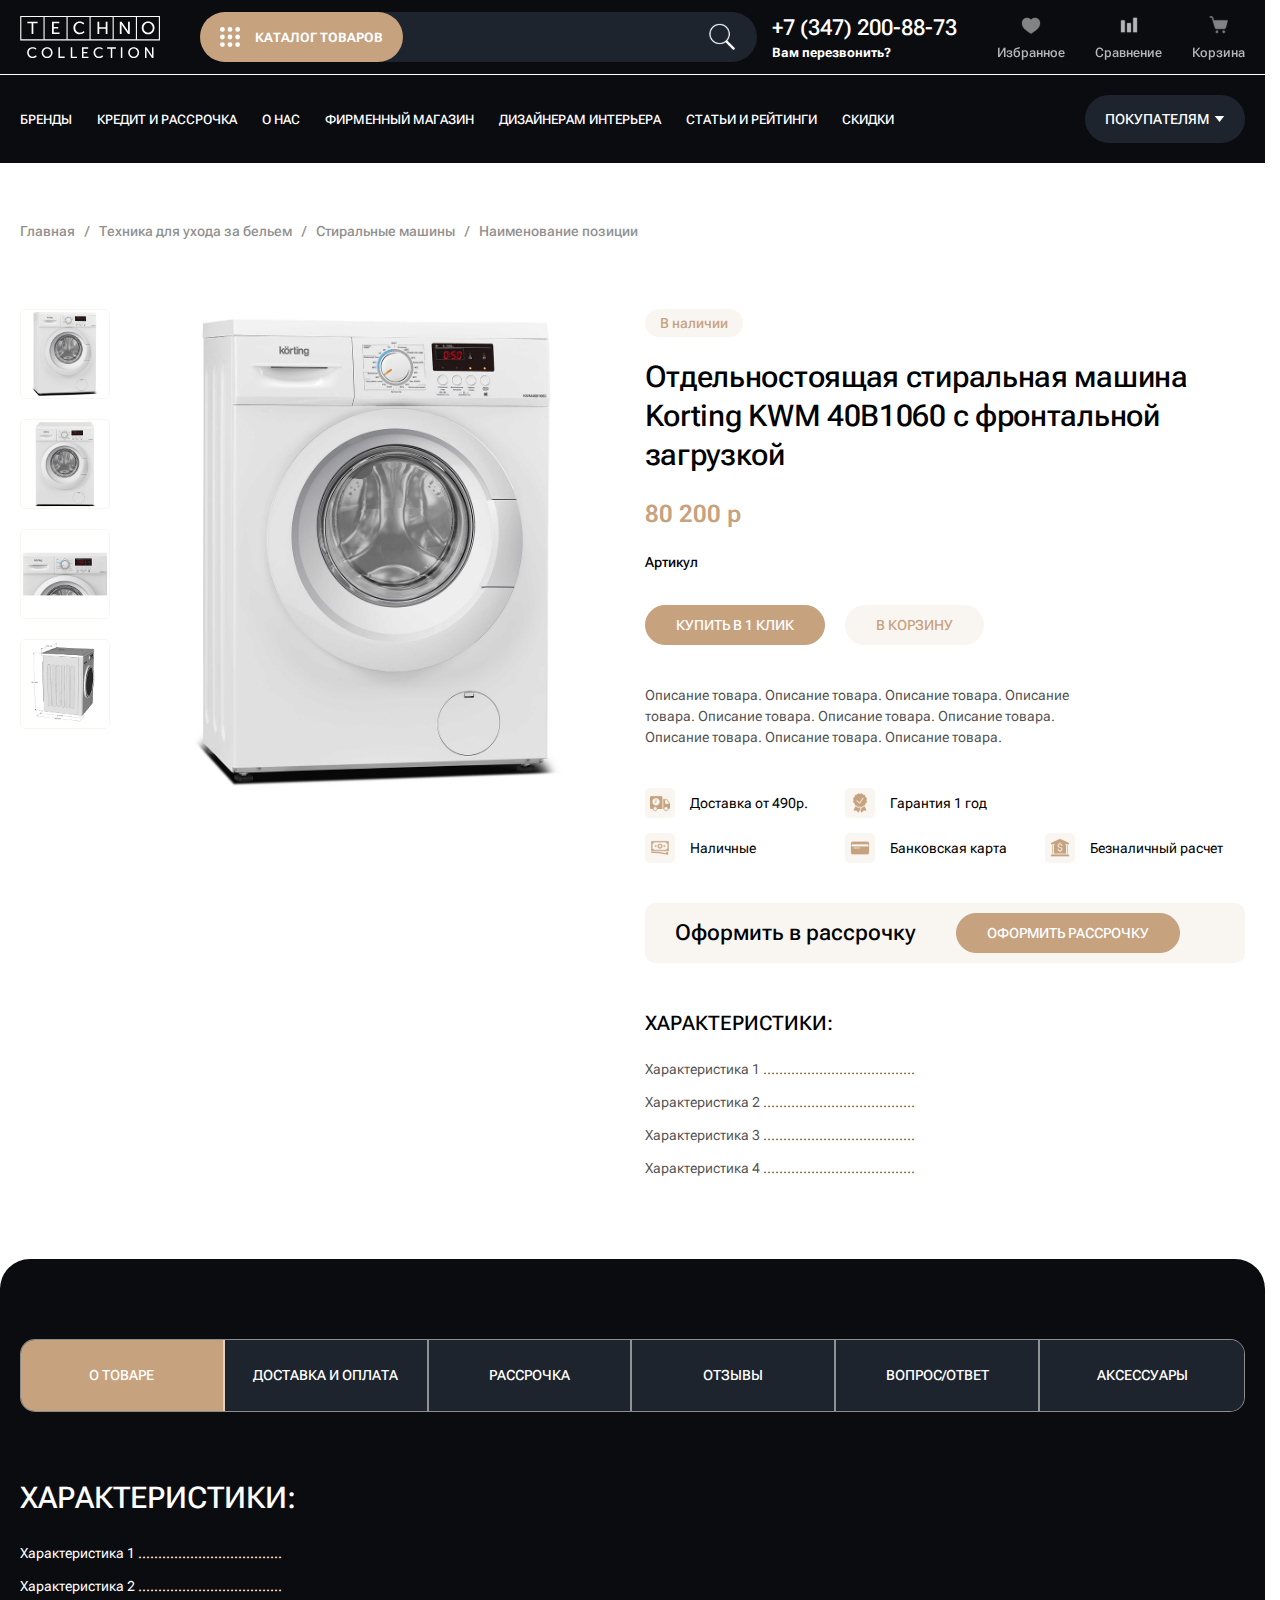
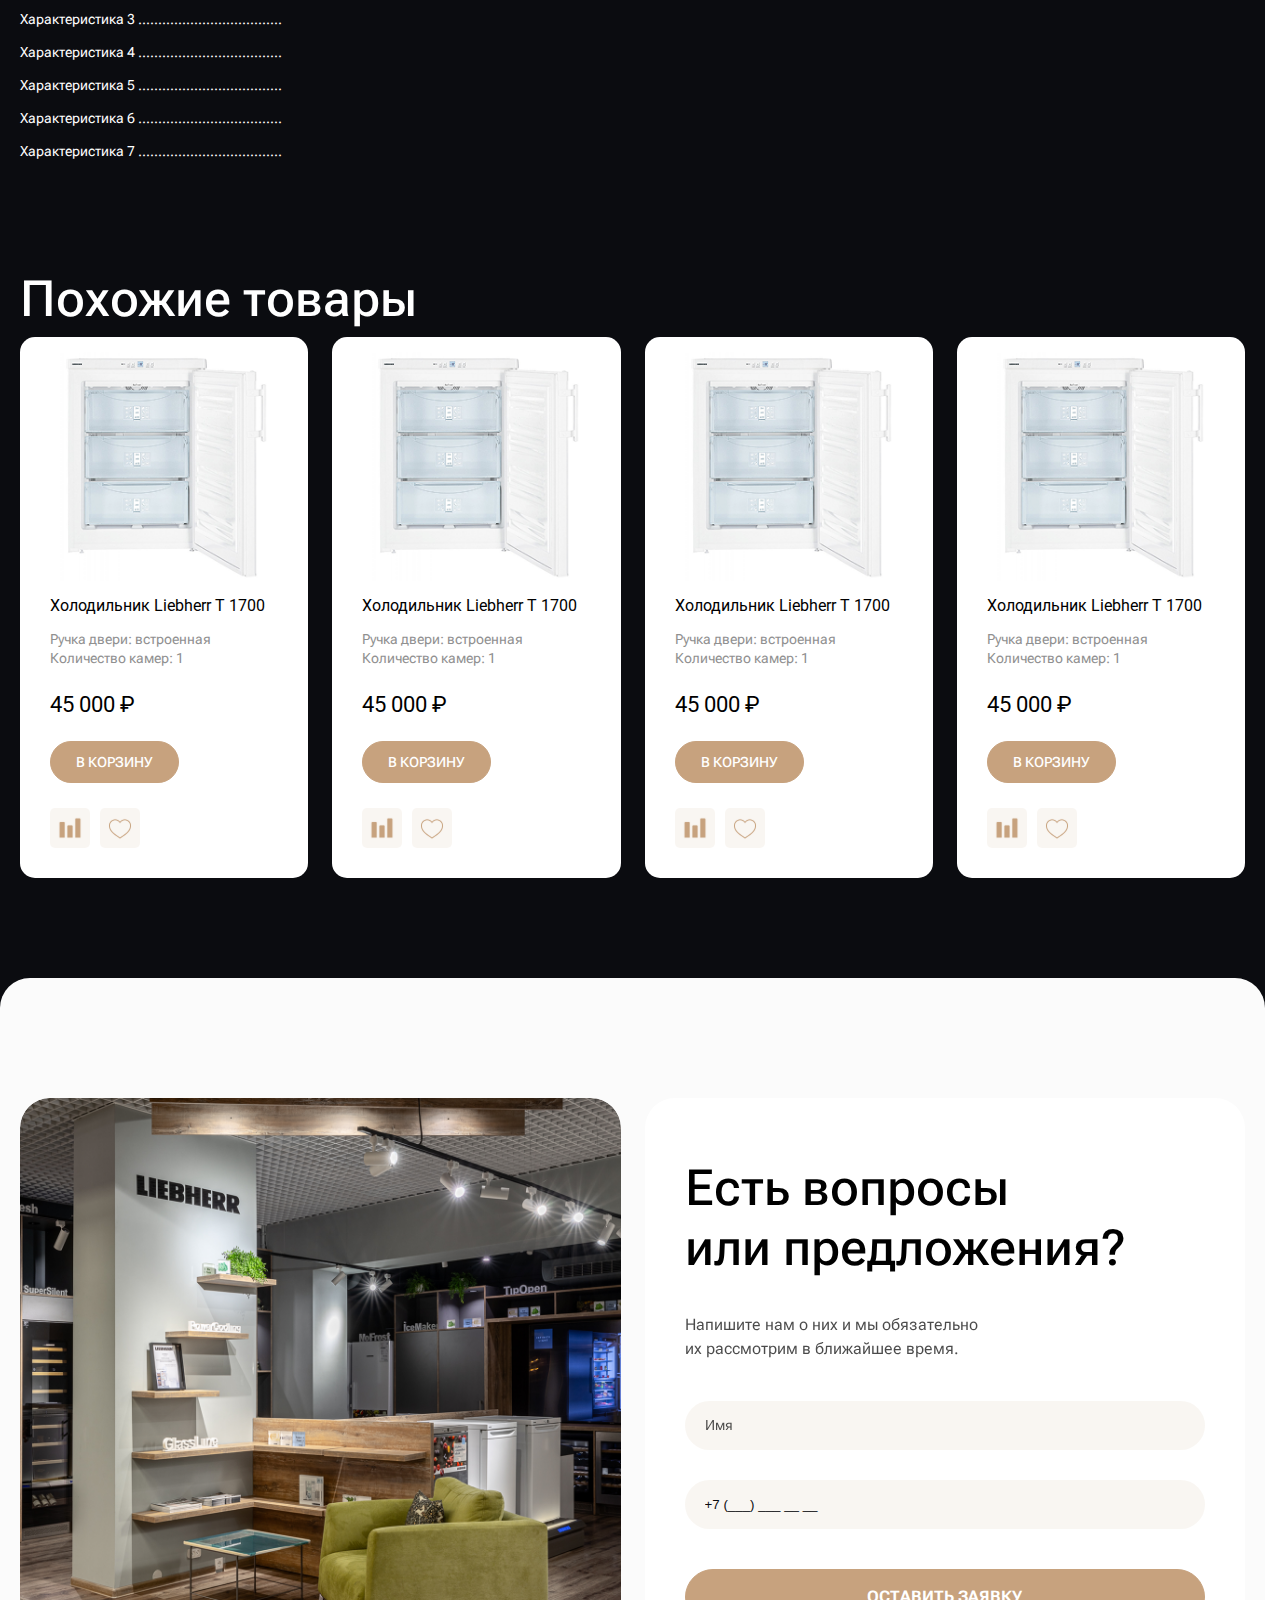
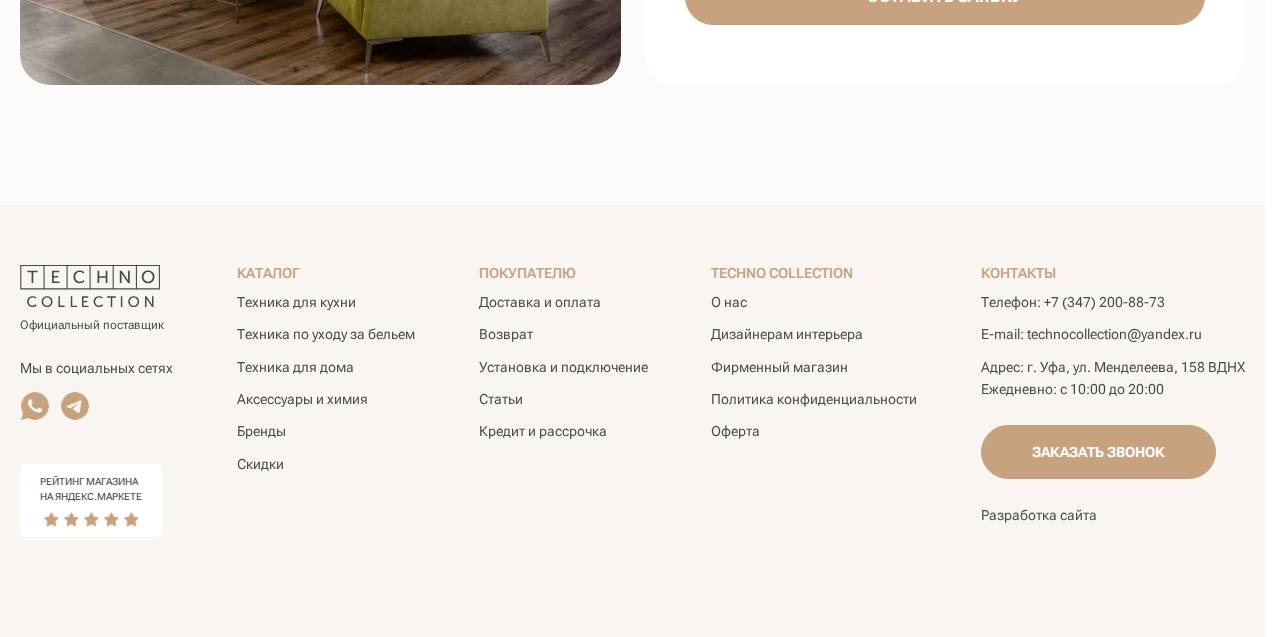
<file: product-card.html>
<!DOCTYPE html>
<html lang="en">

<head>
  <meta charset="UTF-8">
  <meta name="viewport" content="width=device-width, initial-scale=1.0">
  <title>Document</title>
  <link rel="stylesheet" href="style.css">
</head>

<body>
  <div class="wrapper">
    <header class="header">
      <div class="container header-top">
        <a href="/" class="logo">
          <img src="./img/logo-light.svg">
        </a>

        <div class="header__center">
          <label for="header-search" class="header-search">
            <button id="header-catalog-dropdown-trigger" class="header-search__button">
              <img src="./img/header-search-catalog-icon.svg">
              <span>Каталог товаров</span>
            </button>

            <input id="header-search" class="header-search__input" size="1">
            <img class="header-search__icon" src="./img/header-search-icon.svg">
          </label>

          <div class="header-phone">
            <a class="header-phone__link" href="tel:+73472008873">+7 (347) 200-88-73</a>
            <div class="header-phone__hint">Вам перезвонить?</div>
          </div>
        </div>

        <div class="header-icons">
          <a href="#" class="header-icon">
            <img src="./img/header-icons-heart.svg" alt="">
            <div class="header-icon__text">Избранное</div>
          </a>

          <a href="#" class="header-icon">
            <img src="./img/header-icons-comparisons.svg" alt="">
            <div class="header-icon__text">Сравнение</div>
          </a>

          <a href="#" class="header-icon">
            <img src="./img/header-icons-cart.svg" alt="">
            <div class="header-icon__text">Корзина</div>
          </a>
        </div>
      </div>

      <hr class="header-separator" />

      <div class="container header-bottom">
        <nav class="header-nav">
          <a href="#" class="header-nav__link">Бренды</a>
          <a href="#" class="header-nav__link">Кредит и рассрочка</a>
          <a href="#" class="header-nav__link">О нас</a>
          <a href="#" class="header-nav__link">Фирменный магазин</a>
          <a href="#" class="header-nav__link">Дизайнерам интерьера</a>
          <a href="#" class="header-nav__link">Статьи и рейтинги</a>
          <a href="#" class="header-nav__link">Скидки</a>
        </nav>

        <button id="header-customers-dropdown-trigger" class="header-customers">
          <span>Покупателям</span>
          <img src="./img/header-dropdown-arrow.svg" alt="">
        </button>
      </div>

      <div id="header-customers-dropdown" class="header-dropdown header-customers-dropdown">
        <div class="container">
          <a href="#" class="palette palette--hoverable header-customers-dropdown-item">
            <div class="header-customers-dropdown-item__title">
              Доставка <br> и занос техники
            </div>
            <div class="header-customers-dropdown-item__text">
              Доставляем технику <br> по всей России
            </div>
            <div class="header-customers-dropdown-item__link">
              <img src="./img/header-customers-dropdown-arrow.svg">
            </div>
          </a>

          <a href="#" class="palette palette--hoverable header-customers-dropdown-item">
            <div class="header-customers-dropdown-item__title">
              Самовывоз
            </div>
            <div class="header-customers-dropdown-item__text">
              Самовывоз из фирменного магазина в г. Уфа
            </div>
            <div class="header-customers-dropdown-item__link">
              <img src="./img/header-customers-dropdown-arrow.svg">
            </div>
          </a>

          <a href="#" class="palette palette--hoverable header-customers-dropdown-item">
            <div class="header-customers-dropdown-item__title">
              Рассрочка и кредит
            </div>
            <div class="header-customers-dropdown-item__text">
              Гибкие условия оплаты с возможностью оформить кредит или рассрочку
            </div>
            <div class="header-customers-dropdown-item__link">
              <img src="./img/header-customers-dropdown-arrow.svg">
            </div>
          </a>

          <div class="palette palette--hoverable header-customers-dropdown-item">
            <div class="header-customers-dropdown-item__title">
              Подбор техники<br>для дома «под&nbsp;ключ»
            </div>
            <div class="header-customers-dropdown-item__text">
              Поможем подобрать технику для дома под имеющийся дизайн-проект или без него
            </div>
          </div>

          <a href="#" class="palette palette--hoverable header-customers-dropdown-item">
            <div class="header-customers-dropdown-item__title">
              Установка техники
            </div>
            <div class="header-customers-dropdown-item__text">
              Осуществляем монтаж и настройку техники
            </div>
            <div class="header-customers-dropdown-item__link">
              <img src="./img/header-customers-dropdown-arrow.svg">
            </div>
          </a>

          <a href="#" class="palette palette--hoverable header-customers-dropdown-item">
            <div class="header-customers-dropdown-item__title">
              Возврат техники
            </div>
            <div class="header-customers-dropdown-item__text">
              Осуществляем возврат техники ненадлежащего качества в течение 14 дней
            </div>
            <div class="header-customers-dropdown-item__link">
              <img src="./img/header-customers-dropdown-arrow.svg">
            </div>
          </a>

          <a href="#" class="palette palette--hoverable header-customers-dropdown-item">
            <div class="header-customers-dropdown-item__title">
              Кэшбек до&nbsp;10%
            </div>
            <div class="header-customers-dropdown-item__text">
              Кэшбек до&nbsp;10% на всю технику Asco
            </div>
            <div class="header-customers-dropdown-item__link">
              <img src="./img/header-customers-dropdown-arrow.svg">
            </div>
          </a>

          <a href="#" class="palette palette--hoverable header-customers-dropdown-item">
            <div class="header-customers-dropdown-item__title">
              Гарантия и сервисное обслуживание
            </div>
            <div class="header-customers-dropdown-item__text">
              Гарантия от производителя до 5 лет на все категории товаров
            </div>
            <div class="header-customers-dropdown-item__link">
              <img src="./img/header-customers-dropdown-arrow.svg">
            </div>
          </a>
        </div>
      </div>

      <div id="header-catalog-dropdown" class="header-dropdown header-catalog-dropdown">
        <div class="header-catalog-dropdown__left">
          <div class="header-catalog-dropdown-menu">
            <div class="header-catalog-dropdown-menu__link header-catalog-dropdown-menu__link--active">
              <div class="header-catalog-dropdown-menu__link-icon">
                <i style="--path: url(./img/header-catalog-dropdown-oven.svg)"></i>
              </div>
              <div class="header-catalog-dropdown-menu__link-text">Техника для кухни</div>
            </div>

            <div class="header-catalog-dropdown-menu__link">
              <div class="header-catalog-dropdown-menu__link-icon">
                <i style="--path: url(./img/header-catalog-dropdown-washing-machine.svg)"></i>
              </div>
              <div class="header-catalog-dropdown-menu__link-text">Техника по уходу за бельем</div>
            </div>

            <div class="header-catalog-dropdown-menu__link">
              <div class="header-catalog-dropdown-menu__link-icon">
                <i style="--path: url(./img/header-catalog-dropdown-vacuum-cleaner.svg)"></i>
              </div>
              <div class="header-catalog-dropdown-menu__link-text">Техника для дома</div>
            </div>

            <div class="header-catalog-dropdown-menu__link">
              <div class="header-catalog-dropdown-menu__link-icon">
                <i style="--path: url(./img/header-catalog-dropdown-shampoo.svg)"></i>
              </div>
              <div class="header-catalog-dropdown-menu__link-text">Аксессуары и бытовая химия</div>
            </div>
          </div>
        </div>
        <div class="header-catalog-dropdown__right">
          <div class="header-catalog-dropdown__title">Техника для кухни</div>
          <div class="header-catalog-dropdown__links">
            <a href="#" class="header-catalog-dropdown__link">Категория 1</a>
            <a href="#" class="header-catalog-dropdown__link">Категория 2</a>
            <a href="#" class="header-catalog-dropdown__link">Категория 3</a>
            <a href="#" class="header-catalog-dropdown__link">Категория 4</a>
            <a href="#" class="header-catalog-dropdown__link">Категория 5</a>
            <a href="#" class="header-catalog-dropdown__link">Категория 6</a>
            <a href="#" class="header-catalog-dropdown__link">Категория 7</a>
            <a href="#" class="header-catalog-dropdown__link">Категория 8</a>
            <a href="#" class="header-catalog-dropdown__link">Категория 9</a>
            <a href="#" class="header-catalog-dropdown__link">Категория 10</a>
            <a href="#" class="header-catalog-dropdown__link">Категория 11</a>
            <a href="#" class="header-catalog-dropdown__link">Категория 12</a>
          </div>
        </div>
      </div>
    </header>

    <nav class="navbar">
      <div class="container">
        <div class="navbar__items">
          <a href="#" class="navbar__item">
            <div class="navbar__icon">
              <img src="./img/navbar-catalog-icon.svg" alt="" srcset="">
            </div>
            <div class="navbar__text">Каталог</div>
          </a>

          <a href="#" class="navbar__item">
            <div class="navbar__icon">
              <img src="./img/navbar-cart-icon.svg" alt="" srcset="">
            </div>
            <div class="navbar__text">Корзина</div>
          </a>

          <a href="#" class="navbar__item">
            <div class="navbar__icon">
              <img src="./img/navbar-diagram-icon.svg" alt="" srcset="">
            </div>
            <div class="navbar__text">Сравнение</div>
          </a>

          <a href="#" class="navbar__item">
            <div class="navbar__icon">
              <img src="./img/navbar-heart-icon.svg" alt="" srcset="">
            </div>
            <div class="navbar__text">Избранное</div>
          </a>
        </div>
      </div>
    </nav>

    <section class="section product-description">
      <div class="container">
        <div class="breadcrumbs breadcrumbs--grey product-description__breadcrumbs">
          <span class="breadcrumbs__item">Главная</span>
          <span class="breadcrumbs__item">Техника для ухода за бельем</span>
          <span class="breadcrumbs__item">Стиральные машины</span>
          <span class="breadcrumbs__item">Наименование позиции</span>
        </div>

        <div class="product-description__content">
          <div data-preview class="product-description-preview">
            <div class="product-description-preview__images">
              <div data-preview-option="./img/product-description-image-1.png"
                class="product-description-preview__image">
                <img src="./img/product-description-image-1.png" alt="">
              </div>
              <div data-preview-option="./img/product-description-image-2.png"
                class="product-description-preview__image">
                <img src="./img/product-description-image-2.png" alt="">
              </div>
              <div data-preview-option="./img/product-description-image-3.png"
                class="product-description-preview__image">
                <img src="./img/product-description-image-3.png" alt="">
              </div>
              <div data-preview-option="./img/product-description-image-4.png"
                class="product-description-preview__image">
                <img src="./img/product-description-image-4.png" alt="">
              </div>
            </div>
            <div data-preview-current class="product-description-preview__current">
              <img src="./img/product-description-image-1.png" alt="">
            </div>
          </div>

          <div class="product-description__info">
            <div class="product-description__status">В наличии</div>

            <div class="product-description__title">
              Отдельностоящая стиральная машина Korting KWM 40B1060 с фронтальной загрузкой
            </div>

            <div class="product-description__price">80 200 р</div>

            <div class="product-description__id">Артикул</div>

            <div class="product-description__actions">
              <button class="button button--small">КУПИТЬ В 1 КЛИК</button>
              <button class="button button--small button--inverse">В КОРЗИНУ</button>
            </div>

            <div class="product-description__description">
              Описание товара. Описание товара. Описание товара. Описание товара. Описание товара. Описание товара.
              Описание товара. Описание товара. Описание товара. Описание товара.
            </div>

            <div class="product-description__benefits">
              <div class="product-description__benefits-row">
                <div class="product-description-benefit">
                  <div class="product-description-benefit__icon">
                    <img src="./img/product-description-benefit-delivery.svg" alt="">
                  </div>
                  <div class="product-description-benefit__label">Доставка от 490р.</div>
                </div>

                <div class="product-description-benefit">
                  <div class="product-description-benefit__icon">
                    <img src="./img/product-description-benefit-guarantee.svg" alt="">
                  </div>
                  <div class="product-description-benefit__label">Гарантия 1 год</div>
                </div>
              </div>

              <div class="product-description__benefits-row">
                <div class="product-description-benefit">
                  <div class="product-description-benefit__icon">
                    <img src="./img/product-description-benefit-cash.svg" alt="">
                  </div>
                  <div class="product-description-benefit__label">Наличные</div>
                </div>

                <div class="product-description-benefit">
                  <div class="product-description-benefit__icon">
                    <img src="./img/product-description-bank-card.svg" alt="">
                  </div>
                  <div class="product-description-benefit__label">Банковская карта</div>
                </div>

                <div class="product-description-benefit">
                  <div class="product-description-benefit__icon">
                    <img src="./img/product-description-without-cash.svg" alt="">
                  </div>
                  <div class="product-description-benefit__label">Безналичный расчет</div>
                </div>
              </div>
            </div>

            <div class="product-description-offer">
              <div class="product-description-offer__label">Оформить в рассрочку</div>
              <button class="button button--small">ОФОРМИТЬ РАССРОЧКУ</button>
            </div>

            <div class="product-characteristics">
              <div class="product-characteristics__title">ХАРАКТЕРИСТИКИ:</div>

              <div class="product-characteristics__body">
                <div class="product-characteristics__line">Характеристика 1 ......................................</div>
                <div class="product-characteristics__line">Характеристика 2 ......................................</div>
                <div class="product-characteristics__line">Характеристика 3 ......................................</div>
                <div class="product-characteristics__line">Характеристика 4 ......................................</div>
              </div>
            </div>
          </div>
        </div>
      </div>
    </section>

    <section class="section section--round-top section--overlap product-info">
      <div class="container">
        <div data-tabs class="product-info-tabs tabs">
          <div class="tabs__header">
            <div data-tabs-link class="tabs__link tabs__link--active">О товаре</div>
            <div data-tabs-link class="tabs__link">доставка и оплата</div>
            <div data-tabs-link class="tabs__link">рассрочка</div>
            <div data-tabs-link class="tabs__link">отзывы</div>
            <div data-tabs-link class="tabs__link">вопрос/ответ</div>
            <div data-tabs-link class="tabs__link">Аксессуары</div>
          </div>
          <div class="tabs__body">
            <div data-tabs-page class="tabs__page tabs__page--active">
              <div class="product-characteristics product-characteristics--white product-characteristics--big">
                <div class="product-characteristics__title">ХАРАКТЕРИСТИКИ:</div>

                <div class="product-characteristics__body">
                  <div class="product-characteristics__line">Характеристика 1 ....................................</div>
                  <div class="product-characteristics__line">Характеристика 2 ....................................</div>
                  <div class="product-characteristics__line">Характеристика 3 ....................................</div>
                  <div class="product-characteristics__line">Характеристика 4 ....................................</div>
                  <div class="product-characteristics__line">Характеристика 5 ....................................</div>
                  <div class="product-characteristics__line">Характеристика 6 ....................................</div>
                  <div class="product-characteristics__line">Характеристика 7 ....................................</div>
                </div>
              </div>
            </div>

            <div data-tabs-page class="tabs__page"></div>

            <div data-tabs-page class="tabs__page"></div>

            <div data-tabs-page class="tabs__page">
              <div class="product-info__title">ОТЗЫВЫ ПОКУПАТЕЛЕЙ</div>

              <div class="product-info-rating">
                <div class="product-info-stars">
                  <div class="product-info-stars__star product-info-stars__star--filled"></div>
                  <div class="product-info-stars__star product-info-stars__star--filled"></div>
                  <div class="product-info-stars__star product-info-stars__star--filled"></div>
                  <div class="product-info-stars__star product-info-stars__star--filled"></div>
                  <div class="product-info-stars__star product-info-stars__star--filled"></div>
                </div>

                <div class="product-info-rating__text">
                  1 отзыв / 5.0 из 5.0
                </div>
              </div>

              <div class="product-info__actions">
                <button class="button">ЗАДАТЬ ВОПРОС</button>
                <button class="button button--grey">ОСТАВИТЬ ОТЗЫВ</button>
              </div>

              <div class="product-info__comments">
                <div class="product-info-comment">
                  <div class="product-info-comment__header">
                    <div class="product-info-comment__name">Максим</div>
                    <div class="product-info-stars">
                      <div class="product-info-stars__star product-info-stars__star--filled"></div>
                      <div class="product-info-stars__star product-info-stars__star--filled"></div>
                      <div class="product-info-stars__star product-info-stars__star--filled"></div>
                      <div class="product-info-stars__star product-info-stars__star--filled"></div>
                      <div class="product-info-stars__star product-info-stars__star--filled"></div>
                    </div>
                  </div>
                  <div class="product-info-comment__date">07 ноября 2024</div>
                  <div class="product-info-comment__body">
                    <p>Прекрасная стиральная машина, покупкой доволен</p>
                    <p>
                      <span class="product-info-comment__property">Достоинства:</span>
                      Удобная в использовании, идеально вписалась в интерьер кухни.
                    </p>
                    <p>
                      <span class="product-info-comment__property">Недостатки:</span>
                      Нет
                    </p>
                  </div>
                </div>
              </div>
            </div>

            <div data-tabs-page class="tabs__page">
              <div class="product-info__title">ВОПРОСЫ И ОТВЕТЫ</div>
              <div class="product-info__subtitle">Станьте первым, кто задал вопрос об этом товаре</div>

              <div class="product-info__actions">
                <button class="button">ЗАДАТЬ ВОПРОС</button>
                <button class="button button--grey">ОСТАВИТЬ ОТЗЫВ</button>
              </div>
            </div>

            <div data-tabs-page class="tabs__page">
              <div class="product-cards-grid">
                <div class="product-card">
                  <div class="product-card__image">
                    <img src="./img/product-card-image.png" alt="">
                  </div>

                  <div class="product-card__body">
                    <div class="product-card__title">Холодильник Liebherr T 1700</div>
                    <div class="product-card__text">
                      <div class="product-card__line">Ручка двери: встроенная</div>
                      <div class="product-card__line">Количество камер: 1</div>
                    </div>
                    <div class="product-card__price">
                      45 000 ₽
                    </div>
                  </div>

                  <div class="product-card__footer">
                    <button class="button product-card__button">В КОРЗИНУ</button>

                    <div class="product-card__icons">
                      <div class="product-card__icon">
                        <img src="./img/product-card-icon-statistic.svg" alt="">
                      </div>
                      <div class="product-card__icon">
                        <img src="./img/product-card-icon-heard.svg" alt="">
                      </div>
                    </div>
                  </div>
                </div>

                <div class="product-card">
                  <div class="product-card__image">
                    <img src="./img/product-card-image.png" alt="">
                  </div>

                  <div class="product-card__body">
                    <div class="product-card__title">Холодильник Liebherr T 1700</div>
                    <div class="product-card__text">
                      <div class="product-card__line">Ручка двери: встроенная</div>
                      <div class="product-card__line">Количество камер: 1</div>
                    </div>
                    <div class="product-card__price">
                      45 000 ₽
                    </div>
                  </div>

                  <div class="product-card__footer">
                    <button class="button product-card__button">В КОРЗИНУ</button>

                    <div class="product-card__icons">
                      <div class="product-card__icon">
                        <img src="./img/product-card-icon-statistic.svg" alt="">
                      </div>
                      <div class="product-card__icon">
                        <img src="./img/product-card-icon-heard.svg" alt="">
                      </div>
                    </div>
                  </div>
                </div>

                <div class="product-card">
                  <div class="product-card__image">
                    <img src="./img/product-card-image.png" alt="">
                  </div>

                  <div class="product-card__body">
                    <div class="product-card__title">Холодильник Liebherr T 1700</div>
                    <div class="product-card__text">
                      <div class="product-card__line">Ручка двери: встроенная</div>
                      <div class="product-card__line">Количество камер: 1</div>
                    </div>
                    <div class="product-card__price">
                      45 000 ₽
                    </div>
                  </div>

                  <div class="product-card__footer">
                    <button class="button product-card__button">В КОРЗИНУ</button>

                    <div class="product-card__icons">
                      <div class="product-card__icon">
                        <img src="./img/product-card-icon-statistic.svg" alt="">
                      </div>
                      <div class="product-card__icon">
                        <img src="./img/product-card-icon-heard.svg" alt="">
                      </div>
                    </div>
                  </div>
                </div>

                <div class="product-card">
                  <div class="product-card__image">
                    <img src="./img/product-card-image.png" alt="">
                  </div>

                  <div class="product-card__body">
                    <div class="product-card__title">Холодильник Liebherr T 1700</div>
                    <div class="product-card__text">
                      <div class="product-card__line">Ручка двери: встроенная</div>
                      <div class="product-card__line">Количество камер: 1</div>
                    </div>
                    <div class="product-card__price">
                      45 000 ₽
                    </div>
                  </div>

                  <div class="product-card__footer">
                    <button class="button product-card__button">В КОРЗИНУ</button>

                    <div class="product-card__icons">
                      <div class="product-card__icon">
                        <img src="./img/product-card-icon-statistic.svg" alt="">
                      </div>
                      <div class="product-card__icon">
                        <img src="./img/product-card-icon-heard.svg" alt="">
                      </div>
                    </div>
                  </div>
                </div>
              </div>
            </div>
          </div>
        </div>
      </div>
    </section>

    <section class="section product-recommendations">
      <div class="container">
        <div class="section__title section__title--white">Похожие товары</div>

        <div class="product-recommendations__cards product-cards-grid">
          <div class="product-card">
            <div class="product-card__image">
              <img src="./img/product-card-image.png" alt="">
            </div>

            <div class="product-card__body">
              <div class="product-card__title">Холодильник Liebherr T 1700</div>
              <div class="product-card__text">
                <div class="product-card__line">Ручка двери: встроенная</div>
                <div class="product-card__line">Количество камер: 1</div>
              </div>
            </div>

            <div class="product-card__footer">
              <div class="product-card__price">
                45 000 ₽
              </div>

              <button class="button product-card__button">В КОРЗИНУ</button>

              <div class="product-card__icons">
                <div class="product-card__icon">
                  <img src="./img/product-card-icon-statistic.svg" alt="">
                </div>
                <div class="product-card__icon">
                  <img src="./img/product-card-icon-heard.svg" alt="">
                </div>
              </div>
            </div>
          </div>

          <div class="product-card">
            <div class="product-card__image">
              <img src="./img/product-card-image.png" alt="">
            </div>

            <div class="product-card__body">
              <div class="product-card__title">Холодильник Liebherr T 1700</div>
              <div class="product-card__text">
                <div class="product-card__line">Ручка двери: встроенная</div>
                <div class="product-card__line">Количество камер: 1</div>
              </div>
            </div>

            <div class="product-card__footer">
              <div class="product-card__price">
                45 000 ₽
              </div>

              <button class="button product-card__button">В КОРЗИНУ</button>

              <div class="product-card__icons">
                <div class="product-card__icon">
                  <img src="./img/product-card-icon-statistic.svg" alt="">
                </div>
                <div class="product-card__icon">
                  <img src="./img/product-card-icon-heard.svg" alt="">
                </div>
              </div>
            </div>
          </div>

          <div class="product-card">
            <div class="product-card__image">
              <img src="./img/product-card-image.png" alt="">
            </div>

            <div class="product-card__body">
              <div class="product-card__title">Холодильник Liebherr T 1700</div>
              <div class="product-card__text">
                <div class="product-card__line">Ручка двери: встроенная</div>
                <div class="product-card__line">Количество камер: 1</div>
              </div>
            </div>

            <div class="product-card__footer">
              <div class="product-card__price">
                45 000 ₽
              </div>

              <button class="button product-card__button">В КОРЗИНУ</button>

              <div class="product-card__icons">
                <div class="product-card__icon">
                  <img src="./img/product-card-icon-statistic.svg" alt="">
                </div>
                <div class="product-card__icon">
                  <img src="./img/product-card-icon-heard.svg" alt="">
                </div>
              </div>
            </div>
          </div>

          <div class="product-card">
            <div class="product-card__image">
              <img src="./img/product-card-image.png" alt="">
            </div>

            <div class="product-card__body">
              <div class="product-card__title">Холодильник Liebherr T 1700</div>
              <div class="product-card__text">
                <div class="product-card__line">Ручка двери: встроенная</div>
                <div class="product-card__line">Количество камер: 1</div>
              </div>
            </div>

            <div class="product-card__footer">
              <div class="product-card__price">
                45 000 ₽
              </div>

              <button class="button product-card__button">В КОРЗИНУ</button>

              <div class="product-card__icons">
                <div class="product-card__icon">
                  <img src="./img/product-card-icon-statistic.svg" alt="">
                </div>
                <div class="product-card__icon">
                  <img src="./img/product-card-icon-heard.svg" alt="">
                </div>
              </div>
            </div>
          </div>
        </div>
      </div>
    </section>

    <section class="section section--round-top home-questions-or-propositions">
      <div class="container form">
        <div class="form__image">
          <img src="./img/form-questions-and-propositions-image.png" alt="">
        </div>

        <div class="form__content">
          <h2 class="form__title section__title">Есть вопросы<br /> или предложения?</h2>

          <div class="form__subtitle">
            Напишите нам о них и мы обязательно<br /> их рассмотрим в ближайшее время.
          </div>

          <div class="form__controls">
            <input type="text" class="form__input" placeholder="Имя">
            <input data-form-phone-number type="text" class="form__input" placeholder="+7 (___) ___ __ __">
            <button class="button button--block form__button">ОСТАВИТЬ ЗАЯВКУ</button>
          </div>
        </div>
      </div>
    </section>

    <footer class="footer">
      <div class="container">
        <div class="footer-column footer-main-column">
          <a class="logo" href="#">
            <img src="./img/logo-dark.svg" alt="">
          </a>

          <div class="footer-column__under-logo">Официальный поставщик</div>

          <div class="footer-social-media">
            <div class="footer-social-media__text footer-column__text">Мы в социальных сетях</div>
            <div class="footer-social-media__icons">
              <a href="#">
                <img src="./img/icon-whatsapp.svg" alt="">
              </a>
              <a href="#">
                <img src="./img/icon-telegramm.svg" alt="">
              </a>
            </div>
          </div>

          <div class="rating-badge footer__rating-badge">
            <div class="rating-badge__title">
              Рейтинг магазина <br /> на Яндекс.Маркете
            </div>
            <div class="rating-badge__stars">
              <img src="./img/rating-badge-star.svg" alt="">
              <img src="./img/rating-badge-star.svg" alt="">
              <img src="./img/rating-badge-star.svg" alt="">
              <img src="./img/rating-badge-star.svg" alt="">
              <img src="./img/rating-badge-star.svg" alt="">
            </div>
          </div>
        </div>
        <div class="footer-column">
          <div class="footer-column__title">КАТАЛОГ</div>
          <a href="#" class="footer-column__text">Техника для кухни</a>
          <a href="#" class="footer-column__text">Техника по уходу за бельем</a>
          <a href="#" class="footer-column__text">Техника для дома</a>
          <a href="#" class="footer-column__text">Аксессуары и химия</a>
          <a href="#" class="footer-column__text">Бренды</a>
          <a href="#" class="footer-column__text">Скидки</a>
        </div>
        <div class="footer-column">
          <div class="footer-column__title">ПОКУПАТЕЛЮ</div>
          <a href="#" class="footer-column__text">Доставка и оплата</a>
          <a href="#" class="footer-column__text">Возврат</a>
          <a href="#" class="footer-column__text">Установка и подключение</a>
          <a href="#" class="footer-column__text">Статьи</a>
          <a href="#" class="footer-column__text">Кредит и рассрочка</a>
        </div>
        <div class="footer-column">
          <div class="footer-column__title">TECHNO COLLECTION</div>
          <a href="#" class="footer-column__text">О нас</a>
          <a href="#" class="footer-column__text">Дизайнерам интерьера</a>
          <a href="#" class="footer-column__text">Фирменный магазин</a>
          <a href="#" class="footer-column__text">Политика конфиденциальности</a>
          <a href="#" class="footer-column__text">Оферта</a>
        </div>
        <div class="footer-column">
          <div class="footer-column__title">КОНТАКТЫ</div>
          <a href="tel:+73472008873" class="footer-column__text">Телефон: +7 (347) 200-88-73</a>
          <a href="mailto:technocollection@yandex.ru" class="footer-column__text">E-mail: technocollection@yandex.ru</a>
          <a class="footer-column__text">Адрес: г. Уфа, ул. Менделеева, 158 ВДНХ<br /> Ежедневно: с 10:00 до 20:00</a>
          <button class="footer-column__button button">ЗАКАЗАТЬ ЗВОНОК</button>
          <a href="#" class="footer-column__text">Разработка сайта</a>
        </div>
      </div>
    </footer>

  </div>
  <script src="app.js"></script>
</body>

</html>
</file>
<file: style.css>
@import url(https://fonts.googleapis.com/css?family=Roboto:regular,500);

@font-face {
  font-family: 'Roboto Flex';
  src: url('./fonts/RobotoFlex-Regular.ttf') format('truetype');
  font-weight: 400;
  font-style: normal;
}

@font-face {
  font-family: 'Roboto Flex';
  src: url('./fonts/RobotoFlex-Medium.ttf') format('truetype');
  font-weight: 500;
  font-style: normal;
}

@font-face {
  font-family: 'Roboto Flex';
  src: url('./fonts/RobotoFlex-SemiBold.ttf') format('truetype');
  font-weight: 600;
  font-style: normal;
}

@font-face {
  font-family: 'Roboto Flex';
  src: url('./fonts/RobotoFlex-Bold.ttf') format('truetype');
  font-weight: 700;
  font-style: normal;
}

:root {
  --primary-100: #C7A27E;
  --primary-900: #F9F6F2;

  --white-1000: #FFFFFF;
  --black-1000: #000000;

  --grey-100: #0B0C10;
  --grey-200: #1D242D;
  --grey-500: #909090;
  --grey-900: #FBFBFB;

  --header-z-index: 20;
  --navbar-z-index: 20;
  --sidebar-z-index: 15;
  --dropdowns-z-index: 10;
}

* {
  margin: 0;
  padding: 0;
  box-sizing: border-box;
}

html,
body {
  width: 100%;
  height: 1px;
  min-height: 100%;

  font-family: 'Roboto', sans-serif;
  font-size: 14px;

  scroll-behavior: smooth;
  scrollbar-gutter: stable;
}

.body--fixed {
  height: 100dvh;
  overflow: hidden;
}

::-moz-selection {
  background-color: var(--primary-100);
  color: var(--white-1000);
}
::selection {
  background-color: var(--primary-100);
  color: var(--white-1000);
}

/* Null Styles */
a {
  text-decoration: none;
  cursor: pointer;
}
button {
  cursor: pointer;
  border: none;
}
input {
  cursor: pointer;
  outline: none;
  border: none;
}
label {
  margin: 0;
}

p {
  margin: 0;
}

/* Components */
.button {
  display: block;
  width: fit-content;

  border: 1px solid var(--primary-100);
  background-color: var(--primary-100);
  color: var(--white-1000);

  font-family: 'Roboto Flex', sans-serif;
  font-weight: 700;
  font-size: 16px;
  line-height: 1;
  letter-spacing: 0px;

  cursor: pointer;

  padding: 19px 50px;
  border-radius: 100px;

  transition: 0.3s;
}
.button--block {
  width: 100%;
  display: flex;
  justify-content: center;
}
.button--small {
  padding: 12px 30px;

  font-size: 14px;
  font-weight: 500;
  letter-spacing: 0px;
}
.button--inverse {
  background-color: #C7A27E1A;
  border: 1px solid transparent;
  color: var(--primary-100);
}
.button--grey {
  background-color: var(--grey-200);
  border-color: var(--grey-200);
  color: var(--white-1000);
}
.button:hover {
  background-color: var(--white-1000);
  color: var(--primary-100);
}
.button--inverse:hover {
  border-color: var(--primary-100);
  background-color: var(--grey-100);
}
@media (max-width: 798px) {
  .button {
    padding: 16px 30px;
    font-size: 12px;
  }
  .button--small {
    font-size: 12px;
    padding: 10px 30px;
  }
}

.checkbox {
  --size: 16px;

  accent-color: var(--primary-100);
  
}
.checkbox__control {
  display: none;
}
.checkbox__label {
  display: block;
  margin: 0;

  width: var(--size);
  height: var(--size);

  background-color: transparent;
  border: 1px solid var(--white-1000);

  transition: 0.3s background-color;
}
.checkbox__control:checked + .checkbox__label {
  background-color: var(--primary-100);
  border: var(--primary-100);
}
.checkbox__check {
  display: block;
  width: 100%;
  height: 100%;
}
.checkbox__control:not(:checked) + .checkbox__label .checkbox__check {
  display: none;
}

.range {
  --point-size: 6px;
  --track-size: 4px;
  
  --value-min: 20%;
  --value-max: 80%;

  width: 100%;
  user-select: none;
}
.range__control {
  width: 100%;
  position: relative;
}
.range__track {
  width: 100%;
  
  position: absolute;
  left: 0;
  top: 50%;
  transform: translateY(-50%);

  border: calc(var(--track-size) / 2) solid var(--grey-500);
  border-radius: 100px;
}
.range__thumb {
  position: absolute;
  top: 50%;
  transform: translateY(-50%);

  left: var(--value-min);
  width: calc(var(--value-max) - var(--value-min));

  border: calc(var(--track-size) / 2) solid var(--primary-100);
  border-radius: 100px;
}
.range__point {
  position: absolute;
  top: 50%;
  transform: translateX(-50%) translateY(-50%);

  width: var(--point-size);
  height: var(--point-size);
  border-radius: var(--point-size);
  background-color: var(--primary-100);

  cursor: pointer;
}
.range__point::before {
  content: '';

  position: absolute;
  top: 50%;
  transform: translateX(-50%) translateY(-50%);

  width: calc(var(--point-size) * 2);
  height: 30px;
}
.range__point--min {
  left: var(--value-min);
}
.range__point--max {
  left: var(--value-max);
}
.range__hints {
  margin-top: 10px;
  display: flex;
  align-items: center;
  justify-content: space-between;
  gap: 10px;
}
.range__hint {
  font-family: 'Roboto Flex', sans-serif;
  font-size: 14px;
  font-weight: 500;
  line-height: 1.35;
  color: var(--white-1000);
  user-select: none;
}

.container {
  max-width: 1360px;
  width: 100%;
  margin: 0px auto;
  padding: 0px 20px;
}
@media (max-width: 798px) {
  .container {
    padding: 0px 10px;
  }
}

.section {
  width: 100%;
}
.section--round-top {
  border-top-left-radius: 30px;
  border-top-right-radius: 30px;
}
.section--round-bottom {
  border-bottom-left-radius: 30px;
  border-bottom-right-radius: 30px;
}
.section--overlap {
  margin-top: -30px;
}
.section__title {
  font-family: 'Roboto Flex', sans-serif;
  font-size: 50px;
  font-weight: 500;
  line-height: 1.5;
  letter-spacing: 0px;
}
.section__title--white {
  color: var(--white-1000);
}
.section__title--compact {
  line-height: 1.3;
}
@media (max-width: 1150px) {
  .section__title {
    font-size: 40px;
  }
}
@media (max-width: 798px) {
  .section--overlap {
    margin-top: -20px;
  }
  .section--round-top {
    border-top-left-radius: 20px;
    border-top-right-radius: 20px;
  }
  .section--round-bottom {
    border-bottom-left-radius: 20px;
    border-bottom-left-radius: 20px;
  }
  .section__title {
    font-size: 30px;
  }
}
@media (max-width: 500px) {
  .section__title {
    font-size: 23px;
  }
}


.palette {
  display: block;
  border-radius: 15px;
  background-color: var(--grey-200);
  transition: 0.3s;
}
.palette--active {
  box-shadow: 2px 2px 3px 0px var(--white-1000);
}
@media (hover: hover) {
  .palette--hoverable:hover {
    box-shadow: 2px 2px 3px 0px var(--white-1000);
  }
}

.product-card {
  padding: 15px 30px 30px 30px;
  border-radius: 15px;

  background-color: var(--white-1000);
  cursor: pointer;

  transition: 0.3s box-shadow;
}
.product-card--active,
.product-card:hover {
  box-shadow: 2px 2px 3px 0px #C7A27E80;
}
.product-card__image {
  display: flex;
  justify-content: center;
  aspect-ratio: 1;
}
.product-card__image img {
  display: block;
  height: 100%;
}
.product-card__body {
  margin-top: 15px;
}
.product-card__title {
  font-family: 'Roboto', sans-serif;
  font-size: 16px;
  letter-spacing: 0px;
  color: var(--black-1000);
}
.product-card__text {
  margin-top: 15px;

  font-family: 'Roboto Flex', sans-serif;
  font-size: 14px;
  line-height: 1.4;
  letter-spacing: 0px;

  color: var(--grey-500);
}
.product-card__line {
  line-height: 1.4;
}
.product-card__footer {
  margin-top: 25px;
  
  display: flex;
  flex-wrap: wrap;
  column-gap: 15px;
  row-gap: 25px;
}
.product-card__price {
  flex: 0 0 100%;

  display: block;
  width: fit-content;

  font-family: 'Roboto', sans-serif;
  font-size: 22px;
  line-height: 1;
  letter-spacing: 0px;

  color: var(--black-1000);
}
.product-card__button {
  font-weight: 500;
  font-size: 14px;
  padding: 13px 25px;
  text-wrap: nowrap;
}
.product-card__button:hover {
  background-color: var(--white-1000);
  color: var(--primary-100);
}
.product-card__icons {
  display: flex;
  align-items: center;
  gap: 10px;
}
.product-card__icon {
  --size: 40px;

  flex: 0 0 var(--size);
  height: var(--size);

  border-radius: 5px;
  background-color: #C7A27E1A;

  display: flex;
  justify-content: center;
  align-items: center;
}
.product-card__icon img {
  display: block;
}
@media (max-width: 798px) {
  .product-card {
    padding: 15px 15px 25px 15px;
  }
  .product-card__title {
    font-size: 13px;
    font-weight: 400;
  }
  .product-card__text {
    font-size: 11px;
    font-weight: 400;
    line-height: 1.4;
  }
  .product-card__footer {
    margin-top: 15px;

    align-items: center;

    row-gap: 15px;
    column-gap: 10px;
  }
  .product-card__price {
    flex: 0 0 fit-content;
    order: 1;

    font-size: 16px;
    font-weight: 400;

    width: 100%;
  }
  .product-card__button {
    flex: 0 0 100%;
    order: 3;

    font-size: 12px;
    font-weight: 500;

    padding: 8px 20px;
  }
  .product-card__icons {
    order: 2;
    gap: 5px;
  }
  .product-card__icon {
    --size: 24px;
  }
  .product-card__icon img {
    max-height: 18px;
  }
}
@media (max-width: 500px) {
  .product-card__button {
    flex: 0 0 auto;
  }
}

.product-cards-grid {
  display: grid;
  grid-template-columns: repeat(auto-fill, minmax(250px, 1fr));
  gap: 24px;
}
@media (max-width: 798px) {
  .product-cards-grid {
    grid-template-columns: repeat(auto-fill, minmax(200px, 1fr));
    gap: 20px;
  }
}
@media (max-width: 500px) {
  .product-cards-grid {
    grid-template-columns: repeat(auto-fill, minmax(150px, 1fr));
  }
}

.tabs {
  width: 100%;
}
.tabs__header {
  display: flex;
  width: fit-content;

  border: 2px solid #C7A27E1A;
  background-color: #C7A27E1A;

  border-radius: 15px;
  overflow: hidden;
}
.tabs--dark .tabs__header {
  border-color: transparent;
}
.tabs__link {
  flex: 0 0 380px;

  padding: 25px 15px;

  display: flex;
  align-items: center;
  justify-content: center;

  font-family: 'Roboto Flex', sans-serif;
  font-size: 14px;
  font-weight: 500;
  letter-spacing: 0px;
  line-height: 1.5;
  color: var(--black-1000);

  text-transform: uppercase;
  cursor: pointer;

  transition: 0.3s background-color;
}
.tabs__link:not(:last-child) {
  border-right: 2px solid #C7A27E1A;
}
.tabs__link--active,
.tabs__link:hover {
  background-color: var(--white-1000);
}
.tabs--dark .tabs__link {
  background-color: var(--grey-200);
  color: var(--white-1000);
}
.tabs--dark .tabs__link:not(:last-child) {
  border-right: 2px solid transparent;
}
.tabs--dark .tabs__link--active,
.tabs--dark .tabs__link:hover {
  background-color: var(--primary-100);
}
.tabs__body {
  margin-top: 40px;
  width: 100%;
}
.tabs__page {
  width: 100%;
}
.tabs__page:not(.tabs__page--active) {
  display: none;
}
@media (max-width: 900px) {
  .tabs__header {
    width: 100%;
    border-radius: 5px;
  }
  .tabs__link {
    padding: 12px;
    flex: 1 1 auto;
    font-size: 11px;
  }
}

.articles-grid {
  display: grid;
  grid-template-columns: repeat(auto-fit, minmax(320px, 1fr));
  gap: 24px;
}
.article-card {
  aspect-ratio: 42 / 35;

  border-radius: 20px;
  overflow: hidden;

  position: relative;
  cursor: pointer;
}
.article-card__image {
  display: block;
  height: 100%;
  object-fit: cover;
}
.article-card__label {
  position: absolute;
  bottom: 20px;
  left: 0;

  width: 100%;
  padding: 15px 25px;
  background-color: #FFFFFF4D;
}
.article-card__name {
  font-family: 'Roboto Flex', sans-serif;
  font-size: 14px;
  font-weight: 500;
  line-height: 1.5;
  letter-spacing: 0px;
  color: var(--white-1000);
}
.article-card__description {
  font-family: 'Roboto Flex', sans-serif;
  font-weight: 500;
  font-size: 12px;
  line-height: 1.3;
  letter-spacing: 0px;
  color: var(--grey-500);

  display: none;
}
@media (max-width: 798px) {
  .articles-grid {
    grid-template-columns: repeat(auto-fit, minmax(200px, 1fr));
    gap: 20px;
  }
  .article-card {
    aspect-ratio: auto;
    overflow: visible;
    height: fit-content;
  }
  .article-card__image {
    width: 100%;
    max-width: 100%;
    aspect-ratio: 1;

    border-radius: 15px;
    overflow: hidden;
  }
  .article-card__label {
    position: static;

    margin-top: 18px;
    padding: 0px;

    background-color: transparent;
  }
  .article-card__name {
    font-family: 'Roboto Flex', sans-serif;
    font-weight: 500;
    font-size: 13px;
    line-height: 1.5;
    letter-spacing: -0.2px;
    color: var(--black-1000);
    text-transform: uppercase;
  }
  .article-card--dark .article-card__name {
    color: var(--white-1000);
  }
  .article-card__description {
    display: block;
    margin-top: 5px;

    color: var(--white-1000);
    opacity: 0.7;
  }
}
@media (max-width: 500px) {
  .articles-grid {
    grid-template-columns: repeat(auto-fit, minmax(150px, 1fr));
  }
}

.breadcrumbs {
  display: flex;
  align-items: center;
  gap: 10px;
  
  font-family: 'Roboto Flex', sans-serif;
  font-size: 14px;
  font-weight: 500;
  letter-spacing: 0px;
}
.breadcrumbs--white {
  color: var(--white-1000);
}
.breadcrumbs--grey {
  color: var(--grey-500);
}
.breadcrumbs__item:not(:last-child)::after {
  content: '/';
  padding-left: 10px;
}
@media (max-width: 798px) {
  .breadcrumbs {
    font-size: 10px;
    font-weight: 400;
    line-height: 1.3;
  }
}

.banner {
  --banner-max-width: 1660px;

  width: 100%;

  position: relative;
  overflow: hidden;

  display: flex;
  align-items: center;
  justify-content: center;
}
.banner--small {
  height: 365px;
}
.banner--medium {
  height: 435px;
}
.banner--big {
  height: 590px;
}
.banner__image {
  position: absolute;
  top: 50%;
  left: 50%;
  transform: translateX(-50%) translateY(-50%);

  display: block;

  object-fit: cover;
  
  min-width: 100%;
  max-width: var(--banner-max-width);
}
.banner .container {
  height: 100%;
}
.banner__content {
  height: 100%;
  position: relative;
}
.banner__center {
  position: absolute;
  top: 50%;
  left: 50%;
  transform: translateX(-50%) translateY(-50%);
}
.banner__title {
  font-family: 'Roboto Flex', 'sans-serif';
  font-size: 40px;
  font-weight: 500;
  letter-spacing: 0px;
  color: var(--white-1000);
  width: 100%;
  text-align: center;
  text-transform: uppercase;
}
.banner__subtitle {
  font-family: 'Roboto Flex', 'sans-serif';
  font-size: 16px;
  font-weight: 500;
  line-height: 1.4;
  color: var(--white-1000);
  text-align: center;

  margin-top: 30px;
}
.banner__breadcrumbs {
  position: absolute;
  top: 60px;
  left: 0px;
}
.banner__bottom {
  position: absolute;
  bottom: 0;
  left: 50%;
  transform: translateX(-50%);
}
@media (max-width: 1150px) {
  .banner {
    height: 570px;
  }
  .banner__image {
    max-width: none;
    height: 100%;
  }
  .banner__title {
    font-size: 23px;
    font-weight: 500;
    line-height: 1.2;
  }
  .banner__subtitle {
    font-size: 12px;
    font-weight: 500;
    line-height: 1.4;
  }
  .banner__breadcrumbs {
    top: 40px;
  }
}
@media (max-width: 798px) {
  .breadcrumbs {
    flex-wrap: wrap;
  }
  .banner__subtitle br {
    display: none;
  }
  .banner__subtitle {
    padding: 0 20px;
  }
  .banner__center {
    width: 100%;
  }
}


.rating-badge {
  padding: 10px 20px;
  border-radius: 5px;
  background-color: var(--white-1000);
}
.rating-badge--grey {
  background-color: #FFFFFF30;
}
.rating-badge__title {
  font-family: 'Roboto Flex', sans-serif;
  font-weight: 500;
  font-size: 10px;
  line-height: 1.5;
  letter-spacing: 0px;
  color: #000000B3;
  text-transform: uppercase;
}
.rating-badge--grey .rating-badge__title {
  color: var(--white-1000);
}
.rating-badge__stars {
  margin-top: 8px;
  display: flex;
  align-items: center;
  justify-content: center;
  gap: 5px;
}
@media (max-width: 500px) {
  .rating-badge {
    padding: 12px 10px;
  }
  .rating-badge__title {
    font-size: 9px;
  }
  .rating-badge__stars {
    margin-top: 4px;
  }
  .rating-badge__stars img {
    max-height: 10px;
  }
}

.multiple-slider {
  --card-width: 200px;
  --gap: 24px;

  width: 100%;
  position: relative;
}
.multiple-slider__container {
  width: 100%;
  overflow: hidden;
}
.multiple-slider__slides {
  width: 100%;
  display: flex;
  gap: var(--gap);

  transform: translateX(calc(0% - (var(--card-width) + var(--gap)) * var(--index, 0)));
  transition: 0.3s transform;
}
.multiple-slider__slide {
  flex: 0 0 var(--card-width);
  height: var(--card-width);
}
.multiple-slider__controls {
  width: 100%;
  height: 100%;

  position: absolute;
  top: 0;
  left: 0;

  display: flex;
  align-items: center;
  justify-content: space-between;
}
.multiple-slider__control {
  --size: 30px;

  width: var(--size);
  height: var(--size);
  border-radius: var(--size);

  background-color: #FFFFFF30;

  display: flex;
  align-items: center;
  justify-content: center;

  transform-origin: center;

  user-select: none;
  cursor: pointer;
}
.multiple-slider--light .multiple-slider__control {
  background-color: #C7A27E1A;
}
.multiple-slider__control--left {
  transform: translateX(-50%);
}
.multiple-slider__control--right {
  transform: translateX(50%) rotateZ(180deg);
}
@media (max-width: 798px) {
  .multiple-slider {
    --card-width: 100px;
    --gap: 20px;
  }
  .multiple-slider__container {
    overflow-x: auto;
    scroll-snap-type: x mandatory;
  }
  .multiple-slider__container::-webkit-scrollbar {
    display: none;
  }
  .multiple-slider__slide {
    scroll-snap-align: start;
  }
  .multiple-slider__controls {
    display: none;
  }
}

.product-characteristics {
  width: 100%;

  --title-color: var(--black-1000);
  --text-color: #000000B3;
}
.product-characteristics--white {
  --title-color: var(--white-1000);
  --text-color: var(--white-1000);
}
.product-characteristics__title {
  font-family: 'Roboto Flex', sans-serif;
  font-size: 20px;
  font-weight: 500;
  line-height: 1.05;
  color: var(--title-color);
}
.product-characteristics--big .product-characteristics__title {
  font-size: 30px;
}
.product-characteristics__body {
  margin-top: 25px;

  display: flex;
  flex-direction: column;
  gap: 12px;
}
.product-characteristics--big .product-characteristics__body {
  margin-top: 30px;
}
.product-characteristics__line {
  font-family: 'Roboto Flex', sans-serif;
  font-size: 14px;
  line-height: 1.5;
  color: var(--text-color);
}

.scrollable-image {
  transform: scale(var(--scale, 1));
  transform-origin: center;
}
@media (max-width: 1150px) {
  .scrollable-image {
    transform: none;
  }
}


.select {
  width: 100%;
  position: relative;
}
.select__control {
  position: relative;

  padding: 12px 30px;
  cursor: pointer;

  display: flex;
  align-items: center;
  justify-content: center;

  background-color: var(--grey-900);
}
.select__label {
  font-family: 'Roboto Flex', sans-serif;
  font-size: 11px;
  font-weight: 500;
  line-height: 1.5;
  letter-spacing: 0px;
  color: var(--black-1000);
  opacity: 0.7;
}
.select__arrow {
  height: 100%;
  width: 30px;
  
  display: flex;
  align-items: center;
  justify-content: center;
  
  position: absolute;
  right: 0;
  top: 0;
}
.select__dropdown {
  position: absolute;
  top: 100%;
  left: 0;

  z-index: var(--dropdowns-z-index);

  width: 100%;
  padding: 8px 0px;

  background-color: var(--grey-900);
}
.select:not(.select--opened) .select__dropdown {
  display: none;
}
.select__option {
  display: block;
  padding: 8px;

  font-family: 'Roboto Flex', sans-serif;
  font-size: 10px;
  font-weight: 400;
  line-height: 1.4;
  letter-spacing: 0px;
  color: var(--black-1000);
}

.dropdown {
  position: relative;
}
.dropdown__control {
  min-height: 30px;
  padding: 4px 0px;

  display: flex;
  align-items: center;
  gap: 5px;

  cursor: pointer;
}
.dropdown__label {
  font-family: 'Roboto Flex', sans-serif;
  font-size: 12px;
  font-weight: 500;
  letter-spacing: 0px;
  line-height: 1.4;
  color: var(--white-1000);
}
.dropdown__arrow {
  display: flex;
  align-items: center;
}
.dropdown__arrow img {
  display: block;
}
.dropdown__dropdown {
  display: block;

  position: absolute;
  top: 100%;
  left: 0px;

  width: 100vw;
  max-width: calc(100vw - 40px);
  padding: 10px 15px;
  border-radius: 5px;

  background-color: var(--grey-200);
  color: var(--white-1000);
}
.dropdown:not(.dropdown--opened) .dropdown__dropdown {
  display: none;
}
.dropdown--align-right .dropdown__dropdown {
  left: auto;
  right: 0px;
}
@media (max-width: 798px) {
  .dropdown__dropdown {
    max-width: calc(100vw - 20px);
  }
}

@media (max-width: 500px) {
  .scroll-appear {
    transition: 0.5s opacity, 0.5s transform;
  }
  .scroll-appear:not(.appeared) {
    opacity: 0;
    transform: translateY(25%);
  }
}

/* Content */
.wrapper {
  min-height: 100%;
  width: 100%;
  background-color: var(--grey-100);
}

.header {
  width: 100%;
  position: relative;
  z-index: var(--header-z-index);
}
.header-top {
  padding-top: 12px;
  padding-bottom: 12px;
  
  display: flex;
  align-items: center;
  justify-content: space-between;
  gap: 40px;
}
.logo {
  height: 43px;
}
.logo img {
  height: 100%;
}
.header__center {
  flex: 1 1 auto;

  display: flex;
  align-items: center;
  gap: 15px;
}
.header-search {
  flex: 1 1 auto;
  padding-right: 20px;

  display: flex;
  align-items: center;
  gap: 10px;

  background-color: var(--grey-200);
  border-radius: 100px;
}
.header-search__button {
  padding: 15px 20px;
  border-radius: 100px;

  display: flex;
  align-items: center;
  gap: 15px;

  background-color: var(--primary-100);
}
.header-search__button img {
  display: block;
  height: 20px;
}
.header-search__button span {
  font-family: 'Roboto Flex', sans-serif;
  font-weight: 700;
  font-size: 13px;
  letter-spacing: 0px;
  text-transform: uppercase;
  color: var(--white-1000);
}
.header-search__button-icon-active {
  display: none;
}
.header-search__input {
  display: block;
  min-width: 0px;
  flex: 1 1 auto;

  background-color: transparent;
  color: var(--white-1000);

  font-family: 'Roboto Flex';
  font-size: 14px;
}
.header-search__icon {
  height: 30px;
  cursor: pointer;
}
.header-phone {
  display: flex;
  flex-direction: column;
  justify-content: space-between;
}
.header-phone__link {
  font-family: 'Roboto Flex', sans-serif;
  font-weight: 500;
  font-size: 22px;
  letter-spacing: 0px;
  color: var(--white-1000);
}
.header-phone__hint {
  font-family: 'Roboto Flex', sans-serif;
  font-weight: 700;
  font-size: 13px;
  letter-spacing: 0px;
  color: var(--white-1000);
  margin-top: 5px;
}
.header-call {
  display: none;
}
.header-icons {
  display: flex;
  align-items: center;
  gap: 30px;
}
.header-icon {
  display: flex;
  flex-direction: column;
  align-items: center;
  gap: 10px;

  opacity: 0.7;
  cursor: pointer;

  transition: 0.3s;
}
.header-icon:hover {
  opacity: 1;
}
.header-icon__text {
  font-family: 'Roboto Flex', sans-serif;
  font-weight: 500;
  font-size: 13px;
  letter-spacing: 0px;
  color: var(--white-1000);
}
.burger-button {
  --block-height: 30px;
  --icon-height: 8px;
  --line-outline-size: 1px;
  --ratio: 1.8;

  height: var(--block-height);
  width: var(--block-height);
  flex: 0 0 var(--block-height);

  display: flex;
  align-items: center;
  justify-content: center;

  background-color: var(--grey-200);
  border-radius: var(--block-height);
  
  user-select: none;
  display: none;
}
.burger-button__lines {
  width: calc(var(--icon-height) * var(--ratio));
  height: var(--icon-height);
  
  cursor: pointer;
  position: relative;
}
.burger-button__lines::before,
.burger-button__lines::after {
  content: '';

  position: absolute;
  left: 0px;

  display: block;
  box-sizing: border-box;
  transform-origin: center;
  
  width: 100%;
  border: var(--line-outline-size) solid var(--white-1000);
  opacity: 0.7;
  
  transition: 0.3s;
}
.burger-button__lines::before {
  top: 0px;
}
.burger-button__lines::after {
  bottom: 0px;
}
.burger-button--active .burger-button__lines::before {
  left: 50%;
  top: 50%;
  transform: translateX(-50%) translateY(-50%) rotateZ(45deg);
}
.burger-button--active .burger-button__lines::after {
  left: 50%;
  bottom: 50%;
  transform: translateX(-50%) translateY(50%) rotateZ(-45deg);
}
.header-separator {
  border: none;
  border-bottom: 1px solid var(--white-1000);
}
.header-bottom {
  padding-top: 20px;
  padding-bottom: 20px;

  display: flex;
  align-items: center;
  justify-content: space-between;
}
.header-nav {
  display: flex;
  align-items: center;
  gap: 25px;
}
.header-nav__link {
  font-family: 'Roboto Flex', sans-serif;
  font-weight: 500;
  font-size: 13px;
  letter-spacing: 0px;

  color: var(--white-1000);
  text-transform: uppercase;
}
.header-customers {
  padding: 16px 20px;
  border-radius: 100px;

  display: flex;
  align-items: center;
  gap: 5px;

  background-color: var(--grey-200);
  color: var(--white-1000);

  font-family: 'Roboto Flex', sans-serif;
  font-weight: 500;
  font-size: 14px;
  letter-spacing: 0px;
  text-transform: uppercase;
}
@media (max-width: 1150px) {
  .logo {
    max-height: 30px;
  }
  .header-search {
    padding-right: 10px;
  }
  .header-search__button {
    padding: 8px;
  }
  .header-search__button img {
    height: 14px;
  }
  .header-search__button span {
    display: none;
  }
  .header-search__button .header-search__button-icon-active {
    display: none;
  }
  .header-search__button.active .header-search__button-icon {
    display: none;
  }
  .header-search__button.active .header-search__button-icon-active {
    display: block;
  }
  .header-search__icon {
    height: 14px;
  }
  .header-phone {
    display: none;
  }
  .header-call {
    display: flex;
    align-items: center;
    justify-content: center;
  }
  .header-icons {
    display: none;
  }
  .burger-button {
    display: flex;
  }
  .header-separator {
    display: none;
  }
  .header-bottom {
    display: none;
  }
}
@media (max-width: 798px) {
  .header .logo {
    max-height: 22px;
  }
  .header-top {
    justify-content: space-between;
    gap: 20px;
  }
}

.header-dropdown {
  width: 100%;
  padding: 20px 0px;

  position: absolute;
  z-index: var(--dropdowns-z-index);
  top: 100%;

  background-color: var(--grey-100);

  pointer-events: none;
  opacity: 0;
  height: 0;

  transition: 0.3s opacity, 0.3s background-color;
}
.header-dropdown--opened {
  height: auto;
  pointer-events: auto;
  opacity: 1;
}
.header-customers-dropdown .container {
  display: grid;
  grid-template-columns: repeat(auto-fill, minmax(250px, 1fr));
  gap: 24px;
}
.header-customers-dropdown-item {
  padding: 30px 45px;
  cursor: pointer;
  position: relative;
}
.header-customers-dropdown-item__title {
  font-family: 'Roboto Flex', sans-serif;
  font-weight: 600;
  font-size: 18px;
  line-height: 1.3;
  letter-spacing: 0px;
  color: var(--primary-100);
  text-transform: uppercase;
}
.header-customers-dropdown-item__text {
  margin-top: 25px;
  width: 85%;

  font-family: 'Roboto Flex', sans-serif;
  font-size: 14px;
  line-height: 1.5;
  letter-spacing: 0px;
  color: var(--white-1000);
}
.header-customers-dropdown-item__link {
  position: absolute;
  right: 15px;
  bottom: 15px;

  width: 30px;
  aspect-ratio: 1;
  border-radius: 50%;

  display: flex;
  align-items: center;
  justify-content: center;

  background-color: #C7A27E1A;
}
.header-customers-dropdown-item__link img {
  width: 16px;
}
.header-catalog-dropdown {
  display: flex;
}
.header-catalog-dropdown__left {
  flex: 0 0 auto;
  min-width: calc(50% - 215px);
  padding: 50px 20px 50px 10px;

  display: flex;
  justify-content: flex-end;

  background-color: var(--black-1000);
}
.header-catalog-dropdown-menu {
  width: 100%;
  max-width: 425px;
}
.header-catalog-dropdown-menu__link {
  display: block;
  cursor: pointer;

  display: flex;
  align-items: center;
  gap: 30px;

  font-family: 'Roboto Flex', sans-serif;
  font-weight: 500;
  font-size: 18px;
  line-height: 1.5;
  letter-spacing: 0px;
  text-wrap: nowrap;
  text-transform: uppercase;
  color: var(--white-1000);

  padding: 25px 40px 25px 15px;
  border-radius: 8px;

  transition: 0.3s;
}
.header-catalog-dropdown-menu__link-icon {
  flex: 0 0 30px;
  height: 30px;
  border-radius: 5px;

  display: flex;
  align-items: center;
  justify-content: center;

  background-color: var(--grey-200);
  transition: 0.3s background-color;
}
.header-catalog-dropdown-menu__link-icon i {
  display: block;

  width: 20px;
  aspect-ratio: 1;
  
  background-color: var(--white-1000);
  transition: 0.3s background-color;

  -webkit-mask-image: var(--path);
  -webkit-mask-repeat: no-repeat;
  -webkit-mask-size: contain;
  mask-image: var(--path);
  mask-repeat: no-repeat;
  mask-size: contain;
}
.header-catalog-dropdown-menu__link:hover,
.header-catalog-dropdown-menu__link--active {
  background-color: var(--grey-200);
  color: var(--primary-100);
}
.header-catalog-dropdown-menu__link:hover .header-catalog-dropdown-menu__link-icon,
.header-catalog-dropdown-menu__link--active .header-catalog-dropdown-menu__link-icon {
  background-color: #C7A27E1A;
}
.header-catalog-dropdown-menu__link:hover i,
.header-catalog-dropdown-menu__link--active i {
  background-color: var(--primary-100);
}
.header-catalog-dropdown__right {
  flex: 1 1 50%;
  min-width: 0px;
  padding: 50px 10px 50px 100px; 

  background-color: var(--grey-100);
}
.header-catalog-dropdown__title {
  font-family: 'Roboto Flex', sans-serif;
  font-weight: 500;
  font-size: 34px;
  line-height: 1.3;
  letter-spacing: 0px;
  color: var(--white-1000);
}
.header-catalog-dropdown__links {
  margin-top: 30px;
  max-width: 775px;

  display: grid;
  grid-template-columns: repeat(auto-fill, minmax(190px, 1fr));
  gap: 30px;
}
.header-catalog-dropdown__link {
  font-family: 'Roboto Flex', sans-serif;
  font-size: 20px;
  line-height: 1.5;
  letter-spacing: 0px;

  color: var(--white-1000);
  opacity: 0.7;

  transition: 0.3s opacity;
}
.header-catalog-dropdown__link:hover {
  opacity: 1;
}
@media (max-width: 1150px) {
  .header-dropdown {
    display: none;
  }
}

.navbar {
  width: 100%;
  
  position: fixed;
  bottom: 0px;
  left: 0px;
  
  z-index: var(--navbar-z-index);
  
  display: none;
}
.navbar .container {
  padding-bottom: 20px;
}
.navbar__items {
  padding: 8px 4px;

  display: grid;
  grid-template-columns: repeat(4, 1fr);
  gap: 10px;
  
  background-color: var(--grey-200);
  border-radius: 100px;
}
.navbar__item {
  width: 100%;

  display: flex;
  flex-direction: column;
  align-items: center;
  gap: 4px;
}
.navbar__icon {
  flex: 1 1 auto;

  display: flex;
  align-items: center;
}
.navbar__text {
  font-family: 'Roboto Flex', sans-serif;
  font-weight: 500;
  font-size: 10px;
  letter-spacing: 0px;
  color: var(--white-1000);
}
@media (max-width: 1150px) {
  .navbar {
    display: block;
  }
}

.sidebar {
  position: fixed;
  z-index: var(--sidebar-z-index);

  top: -110%;
  left: 0;

  width: 100%;
  min-height: 100dvh;

  padding-top: 85px;
  padding-bottom: 70px;

  background-color: var(--grey-100);
  transition: 0.5s top;

  display: none;
}
.sidebar.opened {
  top: 0;
}
.header-catalog-sidebar-menu {
  width: 100%;
  overflow: hidden;
}
.header-catalog-sidebar-menu__steps {
  width: 100%;  
  display: flex;

  transform: translateX(calc(0px - var(--index) * 100%));
  transition: 0.5s transform;
}
.header-catalog-sidebar-menu__step {
  flex: 0 0 100%;
  transition: 0.5s opacity;
}
.header-catalog-sidebar-menu__step:not(.active) {
  opacity: 0;
}
.header-catalog-sidebar .header-catalog-dropdown-menu {
  max-width: 100%;
  width: 100%;
}
.header-catalog-sidebar .header-catalog-dropdown-menu__link {
  padding: 10px;
  gap: 15px;

  font-size: 12px;
  color: var(--white-1000);
  background-color: transparent;
}
.header-catalog-sidebar .header-catalog-dropdown-menu__link-icon {
  flex: 0 0 24px;
  width: 24px;
  height: 24px;
  border-radius: 4px;
}
.header-catalog-sidebar .header-catalog-dropdown-menu__link-icon i {
  max-height: 14px;
  background-color: var(--white-1000);
}
.header-catalog-sidebar-menu__header {
  display: flex;
  align-items: center;
  padding-right: 10px;
}
.header-catalog-sidebar-menu__nav {
  cursor: pointer;
}
.header-catalog-sidebar-menu__title {
  flex: 1 1 auto;
  text-align: center;

  font-family: 'Roboto Flex', sans-serif;
  font-size: 12px;
  font-weight: 500;
  letter-spacing: 0px;
  color: var(--white-1000);

  text-transform: uppercase;
}
.header-catalog-sidebar-menu__links {
  margin-top: 40px;
  display: flex;
  flex-direction: column;
}
.header-catalog-sidebar-menu__link {
  width: 100%;

  display: flex;
  align-items: center;
  justify-content: space-between;

  padding: 12px 0px;
  border-bottom: 1px solid var(--white-1000);

  font-family: 'Roboto Flex', sans-serif;
  font-size: 12px;
  font-weight: 500;
  letter-spacing: 0px;
  color: var(--white-1000);
}
@media (max-width: 1150px) {
  .sidebar {
    display: block;
  }
}

.main {
  padding-bottom: 100px;
}
.main-slider {
  width: 100%;
  height: 550px;

  position: relative;
  overflow: hidden;
}
.main-slider__slides {
  width: var(--width, 200%);
  display: flex;

  position: absolute;
  left: calc(0% - var(--index, 0) * 100%);
  top: 0;

  transition: 1s left;
}
.main-slider__slide {
  width: 100%;
  position: relative;
}
.main-slider__image {
  position: absolute;
  top: 0px;
  left: 50%;
  transform: translateX(-50%);
  
  display: block;
  object-fit: cover;
  width: 100%;
  max-width: 1600px;
}
.main-slider__content {
  position: relative;
  z-index: 1;

  width: 100%;
  max-width: 1260px;
  padding: 0px 80px;
  margin: 0 auto;
}
.main-slider__title {
  font-family: 'Roboto Flex', sans-serif;
  font-weight: 500;
  font-size: 60px;
  line-height: 1.5;
  letter-spacing: 0px;
  color: var(--white-1000);
}
.main-slider__subtitle {
  margin-top: 60px;
  font-family: 'Roboto Flex', sans-serif;
  font-weight: 500;
  font-size: 42px;
  line-height: 1.5;
  letter-spacing: 0px;
  color: var(--white-1000);
}
.main-slider__text {
  margin-top: 15px;
  font-family: 'Roboto Flex', sans-serif;
  font-weight: 500;
  font-size: 48px;
  line-height: 1.3;
  letter-spacing: 0px;
  color: var(--white-1000);
}
.main-slider__slide--catalog {
  padding-top: 70px;
}
.main-slider__slide--catalog .button {
  margin-top: 60px;
}
.main-slider__slide--offer {
  padding-top: 60px;
}
.main-slider__slide--offer .main-slider__text {
  font-family: 'Roboto Flex', sans-serif;
  font-weight: 500;
  font-size: 22px;
  line-height: 1.3;
  letter-spacing: 0px;
  color: var(--white-1000);
}
.main-slider__slide--offer .button {
  margin-top: 40px;
}
.main-slider__controls {
  position: absolute;
  top: 0;
  left: 0;
  
  width: 100%;
  height: 100%;
}
.main-slider__controls .container {
  width: 100%;
  height: 100%;

  display: flex;
  align-items: center;
  justify-content: space-between;
}
.main-slider__control {
  --size: 50px;

  display: block;
  cursor: pointer;

  position: relative;
  z-index: 1;

  width: var(--size);
  height: var(--size);
  border-radius: var(--size);
  background-color: #FFFFFF30;

  display: flex;
  align-items: center;
  justify-content: center;

  user-select: none;
}
.main-slider__control--right {
  transform-origin: center;
  transform: rotateZ(180deg);
}
.main-rating {
  width: 100%;
  height: 100%;

  position: absolute;
  left: 0;
  top: 0;

  pointer-events: none;
}
.main-rating .container {
  width: 100%;
  height: 100%;
  
  display: flex;
  justify-content: flex-end;
  align-items: flex-end;
  padding-bottom: 40px;
}
@media (max-width: 1150px) {
  .main-slider {
    height: 570px;
    width: 100%;
  }
  .main-slider__slides {
    width: 100%;
    height: 100%;
    left: 0px;
  }
  .main-slider__slide--catalog {
    padding-top: 0px;
    
    display: flex;
    flex-direction: column;
    justify-content: center;
    align-items: center;
  }
  .main-slider__slide--offer {
    display: none;
  }
  .main-slider__controls {
    display: none;
  }
  .main-slider__content {
    padding: 0px 10px;
  }
  .main-slider__image {
    height: 100%;
  }
  .main-slider__title {
    font-size: 36px;
    font-weight: 500;
    line-height: 1.2;

    text-align: center;
  }
  .main-slider__text {
    margin-top: 30px;
    font-size: 20px;
    font-weight: 500;
    line-height: 1.3;
    
    text-align: center;
  }
  .main-slider__slide--catalog .button {
    margin: 0px auto;
    margin-top: 50px;
  }
}
@media (max-width: 798px) {
  .main {
    padding-bottom: 80px;
  }
  .main-slider__title {
    max-width: 300px;
    margin: 0px auto;
  }
  .main-rating {
    display: none;
  }
}

.categories {
  width: 100%;
  margin-top: 30px;

  display: grid;
  grid-template-columns: repeat(auto-fit, minmax(200px, 1fr));
  gap: 24px;
}
.category-card {
  width: 100%;
  padding: 20px 40px;

  display: flex;
  flex-direction: column;
  align-items: center;
  gap: 20px;
}
.category-card__image {
  max-height: 120px;
}
.category-card__title {
  font-family: 'Roboto Flex', sans-serif;
  font-size: 14px;
  font-weight: 500;
  line-height: 1.5;
  letter-spacing: 0px;
  text-transform: uppercase;
  color: var(--white-1000);
}
@media (max-width: 798px) {
  .categories {
    grid-template-columns: repeat(2, 1fr);
    row-gap: 15px;
    column-gap: 20px;
  }
  .category-card {
    padding: 15px 10px 10px 10px;
    gap: 15px;
  }
  .category-card__image {
    max-height: 90px;
  }
  .category-card__title {
    text-align: center;

    font-size: 11px;
    font-weight: 500;
    line-height: 1.3;
  }
}
@media (max-width: 500px) {
  .category-card__image {
    max-height: 50px;
  }
  .categories {
    row-gap: 10px;
  }
}

.main-info {
  margin-top: 30px;
  display: flex;
  gap: 24px;
}
.main-info-sales {
  flex: 1;
  width: 50%;
  aspect-ratio: 68 / 38;

  background-image: url('./img/main-info-1.png');
  background-position: center;
  background-size: cover;

  border-radius: 20px;
  overflow: hidden;

  position: relative;
}
.main-info-sales__content {
  position: absolute;
  bottom: 50px;
  left: 50px;
}
.main-info-sales__title {
  font-family: 'Roboto Flex', sans-serif;
  font-size: 30px;
  font-weight: 500;
  line-height: 1.3;
  letter-spacing: 0px;
  color: var(--white-1000);
  max-width: 370px;
}
.main-info-sales__button {
  margin-top: 30px;
}
.main-info-proposition {
  flex: 1;
  width: 50%;
  aspect-ratio: 68 / 38;

  background-image: url('./img/main-info-2.png');
  background-position: center;
  background-size: cover;

  border-radius: 20px;
  overflow: hidden;

  position: relative;
}
.main-info-proposition__content {
  position: absolute;
  bottom: 20px;
  left: 0;

  width: 100%;
  padding: 30px;
  background-color: #FFFFFF4D;

  display: flex;
  align-items: center;
  justify-content: space-between;
  gap: 10px;
}
/* .main-info-proposition__text {} */
.main-info-proposition__title {
  font-family: 'Roboto', sans-serif;
  font-size: 26px;
  font-weight: 500;
  line-height: 1.4;
  letter-spacing: 0px;
  color: var(--white-1000);
}
.main-info-proposition__subtitle {
  font-family: 'Roboto', sans-serif;
  font-size: 20px;
  font-weight: 500;
  line-height: 1.4;
  letter-spacing: 0px;
  color: var(--white-1000);
}
.main-info-proposition__button {
  padding-left: 30px;
  padding-right: 30px;
}
@media (max-width: 1150px) {
  .main-info-sales__content {
    left: 30px;
    bottom: 30px;
  }
  .main-info-sales__title {
    font-size: 24px;
    font-weight: 500;
    line-height: 1.3;
  }
  .main-info-proposition__content {
    padding: 20px;
  }
  .main-info-proposition__title {
    font-size: 18px;
  }
  .main-info-proposition__subtitle {
    font-size: 14px;
  }
  .main-info-proposition__button {
    padding: 14px 25px;
  }
}
@media (max-width: 798px) {
  .main-info {
    margin-top: 60px;

    display: flex;
    align-items: center;
    gap: 20px;

    overflow-x: auto;
  }
  .main-info::-webkit-scrollbar {
    display: none;
  }
  .main-info-sales,
  .main-info-proposition {
    aspect-ratio: 28 / 22;
    flex: 0 0 280px;
  }
  .main-info-sales__content {
    width: 100%;
    height: 100%;

    bottom: 0;
    left: 0;

    padding: 20px;
  }
  .main-info-sales__title {
    margin-top: 40px;

    font-size: 18px;
    font-weight: 500;
    line-height: 1.3;
  }
  .main-info-sales__button {
    margin-top: 20px;
    padding: 12px 30px;
  }
  .main-info-proposition__content {
    bottom: 0px;

    flex-direction: column;
    align-items: flex-start;
    gap: 20px;
  }
  .main-info-proposition__subtitle {
    font-size: 12px;
  }
}

.home-catalog {
  padding-top: 90px;
  padding-bottom: 150px;
  background-color: var(--grey-900);
}

.home-catalog-nav {
  width: 100%;

  border-radius: 15px;
  overflow: hidden;
  
  border: 1px solid #C7A27E1A;
}
.home-catalog-nav__categories {
  width: 100%;
  display: flex;

  border-bottom: 1px solid var(--white-1000);
}
.home-catalog-nav__category {
  flex: 1;
  width: 33%;
  padding: 20px 0px;

  display: flex;
  align-items: center;
  justify-content: center;

  font-family: 'Roboto Flex', sans-serif;
  font-weight: 500;
  font-size: 16px;
  letter-spacing: 0px;
  color: #000000B3;
  text-transform: uppercase;

  transition: 0.3s;
  cursor: pointer;
}
.home-catalog-nav__category:not(:last-child) {
  border-right: 1px solid #C7A27E1A;
}
.home-catalog-nav__category--active,
.home-catalog-nav__category:hover {
  background-color: #C7A27E1A;
  color: var(--primary-100);
}
.home-catalog-nav__subcategories {
  background-color: #C7A27E1A;
  display: flex;
  justify-content: space-around;
}
.home-catalog-nav__subcategory {
  padding: 20px 0px;

  font-family: 'Roboto Flex', sans-serif;
  font-weight: 500;
  font-size: 16px;
  letter-spacing: 0px;
  color: #000000B3;

  transition: 0.3s;
  cursor: pointer;
}
.home-catalog-nav__subcategory--active,
.home-catalog-nav__subcategory:hover {
  color: var(--primary-100);
}
.home-catalog-select {
  border-radius: 5px;
  border: 1px solid #C7A27E30;

  display: none;
}
.home-catalog-select .select:first-child .select__control {
  border-radius: 5px 5px 0px 0px;
  border-bottom: 1px solid #C7A27E30;
}
.home-catalog-select .select:last-child .select__control {
  border-radius: 0px 0px 5px 5px;
  background-color: #C7A27E1A;
}
.home-catalog-select .select__dropdown {
  border: 1px solid #C7A27E30;
  border-top: none;
}
.home-catalog-select .select__option {
  text-align: center;
}
.home-catalog-content {
  margin-top: 30px;
}
.home-catalog-footer {
  margin-top: 40px;
  display: flex;
  justify-content: center;
}
@media (max-width: 798px) {
  .home-catalog {
    padding-top: 50px;
    padding-bottom: 80px;
  }
  .home-catalog-nav {
    display: none;
  }
  .home-catalog-select {
    display: block;
  }
}

.home-order {
  position: relative;
}
.home-order .container {
  position: relative;
}
.home-order__image {
  width: 100%;

  border-radius: 30px;
  overflow: hidden;

  display: flex;
  justify-content: center;
}
.home-order__image img {
  display: block;
  flex: 1 1 auto;

  max-width: 100%;
  object-fit: cover;
}
.home-order__content {
  max-width: 500px;
  padding: 50px;
  
  position: absolute;
  bottom: 65px;
  right: 35px;

  border-radius: 20px;
  background-color: rgba(255, 255, 255, 0.3);

  font-family: 'Roboto Flex', sans-serif;
}
.home-order__title {
  font-size: 36px;
  font-weight: 500;
  line-height: 1.1;
  color: var(--white-1000);
}
.home-order__subtitle {
  margin-top: 30px;

  font-size: 20px;
  font-weight: 500;
  line-height: 1.5;
  color: var(--white-1000);
}
.home-order__button {
  margin-top: 40px;
}
@media (max-width: 1150px) {
  .home-order__title {
    font-size: 30px;
  }
  .home-order__subtitle {
    font-size: 16px;
    margin-top: 15px;
  }
  .home-order__button {
    margin-top: 30px;
  }
  .home-order__content {
    padding: 30px;
  }
}
@media (max-width: 798px) {
  .home-order__image {
    min-height: 430px;
    border-radius: 20px;
  }
  .home-order__title {
    font-size: 24px;
    line-height: 1.1;
  }
  .home-order__subtitle {
    font-size: 12px;
  }
  .home-order__content {
    max-width: 400px;
    bottom: 40px;

    border-radius: 20px;
  }
}
@media (max-width: 500px) {
  .home-order__content {
    width: 100%;
    max-width: calc(100% - 20px);
    
    right: 50%;
    transform: translateX(50%);
    bottom: 40px;
  }
}

.advantages {
  margin-top: 120px;
}
.advantages-card--photo img {
  border-radius: 15px;
}
.advantages-block {
  margin-top: 80px;

  display: grid;
  grid-template-columns: repeat(auto-fit, minmax(320px, 1fr));
  gap: 30px;
}
.advantages-card {
  padding: 35px 25px;

  display: flex;
  justify-content: space-between;
  align-items: flex-start;

  color: var(--white-1000);
  font-family: 'Roboto Flex', 'sans-serif';
  letter-spacing: 0px;
}
.advantages-card--photo {
  display: flex;
  align-items: center;
  justify-content: center;
  
  border-radius: 20px;
  overflow: hidden;
}
.advantages-card--photo-1 {
  grid-row-start: 1;
  grid-row-end: 4;
  grid-column-start: 2;
}
.advantages-card--photo-2 {
  display: none;
}
.advantages-card--photo img {
  flex: 1 1 auto;
  width: 100%;
  min-height: 100%;
}
.advantages-card__content {
  flex: 1 1 auto;
}
.advantages-card__icon-box {
  flex: 0 0 90px;
  display: flex;
}
.advantages-card__icon {
  background-color: rgba(199, 162, 126, 0.1);
  border-radius: 5px;
  aspect-ratio: 1;
  width: 30px;

  display: flex;
  justify-content: center;
  align-items: center;
}
.advantages-card__title {
  font-size: 18px;
  font-weight: 500;
  text-transform: uppercase;
}
.advantages-card__text {
  margin-top: 15px;
  line-height: 1.4;
}
@media (max-width: 1150px) {
  .advantages-card {
    padding: 25px 20px;
  }
  .advantages-card__icon-box {
    flex: 0 0 50px;
  }
  .advantages-card__title {
    font-size: 16px;
    font-weight: 500;
    line-height: 1.5;
  }
  .advantages-card__text {
    margin-top: 10px;
    font-size: 12px;
    font-weight: 400;
    line-height: 1.5;
  }
}
@media (max-width: 798px) {
  .advantages {
    margin-top: 0;
    padding: 60px 0px;
  }
  .advantages .section__title br {
    display: none;
  }
  .advantages-block {
    margin-top: 30px;

    grid-template-columns: 1fr;
    gap: 20px;
  }
  .advantages-card__title {
    font-size: 16px;
    font-weight: 500;
  }
  .advantages-card__text {
    font-size: 12px;
    font-weight: 400;
  }
  .advantages-card--photo {
    grid-column: 1 / -1;
    grid-row: auto;

    aspect-ratio: 34 / 31;
    border-radius: 15px;
    overflow: hidden;
  }
  .advantages-card--photo-1 {
    grid-row: 4 / 4;
  }
  .advantages-card--photo-2 {
    display: block;
    grid-row: 8 / 8;
  }



  .design-advantages .advantages-block {
    grid-template-columns: repeat(2, 1fr);
  }
  .design-advantages .advantages-card--photo {
    aspect-ratio: 34 / 20;
  }
}

@media (max-width: 600px) {
  .design-advantages .advantages-block {
    grid-template-columns: 100%;
  }
  .advantages-card {
    border-radius: 10px;
  }
  .advantages-card--photo {
    border-radius: 15px;
  }
}


.home-hard-to-choose {
  margin-top: 120px;
  padding: 90px 0px;
  background-color: var(--grey-900);
}
@media (max-width: 500px) {
  .home-hard-to-choose {
    margin-top: 20px;
    padding: 50px 0px;
  }
}

.form {
  display: grid;
  grid-template-columns: repeat(2, 1fr);
  gap: 24px;
}
.form__image {
  display: flex;
  justify-content: center;

  border-radius: 30px;
  overflow: hidden;
}
.form__image img {
  display: block;
  width: 100%;
  border-radius: 30px;
}
.form__content {
  padding: 60px 40px;

  background-color: var(--white-1000);
  border-radius: 30px;
}
.form__title {
  line-height: 1.2;
}
.form__subtitle {
  font-family: 'Roboto Flex', sans-serif;
  font-size: 16px;
  line-height: 1.5;
  letter-spacing: 0px;
  opacity: 0.7;

  margin-top: 35px;
  max-width: 470px;
}
.form__controls {
  margin-top: 40px;

  display: flex;
  flex-direction: column;
  width: 100%;
  
  gap: 30px;
}
.form__button {
  margin-top: 10px;
}
.form__input {
  background-color: rgba(199, 162, 126, 0.1);
  color: var(--grey-100);
  padding: 17px 0;
  border-radius: 50px;
  padding-left: 20px;
}
.form__input:hover {
  background-color: rgba(199, 162, 126, 0.15);
}
.form__input::placeholder {
  color: var(--black-1000);
  opacity: 0.7;
  font-size: 14px;
  font-family: 'Roboto Flex', sans-serif;
}
@media (max-width: 1150px) {
  .form {
    display: flex;
    text-align: center;
  }
  .form__image {
    display: none;
  }
  .form__content {
    padding: 60px 30px;
    width: 100%;
  }
  .form__subtitle {
    margin: 0 auto;
    margin-top: 30px;
  }
  .form__controls {
    gap: 20px;
    margin-top: 30px;
  }
}
@media (max-width: 500px) {
  .form__content {
    padding: 0px;
    background-color: transparent;
  }
  .form__subtitle {
    font-size: 12px;
  }
  .form__input {
    padding: 10px 20px;
    font-size: 10px;
  }
  .form__button {
    font-size: 12px;
  }
  .form__controls {
    gap: 10px;
  }
}

.brands {
  padding-top: 120px;
}
.brands__content {
  margin-top: 60px;
  margin-bottom: 100px;

  display: grid;
  grid-template-columns: repeat(auto-fit, minmax(280px, 1fr));
  gap: 24px;
}
.brand-card {
  --size: 200px;

  min-height: 200px;
  padding: 30px;

  display: flex;
  justify-content: center;
  align-items: center;

  position: relative;
  overflow: hidden;

  cursor: pointer;
}
.brand-card__image {
  max-height: 80px;
  display: block;
  
  position: absolute;
  top: 50%;
  left: 50%;

  transform: translateX(-50%) translateY(-50%);

  transition: 0.5s all;
}
@media (hover: hover) {
  .brand-card:hover .brand-card__image {
    max-height: 30px;
  
    top: 30px;
    left: 30px;
  
    transform: none;
  }
}
.brand-card__text {
  display: block;
  padding: 0px 30px;

  color: var(--white-1000);
  font-family: 'Roboto Flex', sans-serif;
  font-weight: 500;
  line-height: 1.5;
  
  position: absolute;
  top: 100%;
  left: 0;

  transition: 0.5s;
}
@media (hover: hover) {
  .brand-card:hover .brand-card__text {
    top: 90px;
  }
}
@media (max-width: 798px) {
  .brands {
    padding: 60px 0px;
  }
  .brands__content {
    margin-top: 30px;
    margin-bottom: 0px;
  }
}
@media (max-width: 500px) {
  .brands__content {
    grid-template-columns: repeat(auto-fill, minmax(150px, 1fr));
    gap: 10px;
  }
  .brand-card {
    min-height: 120px;
  }
  .brand-card__image {
    max-width: 120px;
  }
  .brand-card__text {
    padding: 0px 10px;

    font-size: 10px;
    font-weight: 500;
    line-height: 1.2;
  }
  @media (hover: hover) {
    .brand-card:hover .brand-card__image {
      top: 12px;
      left: 12px;
      width: 80px;
    }
    .brand-card:hover .brand-card__text {
      top: 55px;
    }
  }
}


.home-about {
  background-color: var(--grey-900);
  padding: 90px 0px;
  margin-top: 120px;
}
.home-about .container {
  display: grid;
  grid-template-columns: repeat(2, 1fr);
  gap: 24px;
}
.home-about__image {
  aspect-ratio: 65 / 60;

  display: flex;
  justify-content: center;

  border-radius: 30px;
  overflow: hidden;
}
.home-about__image img {
  display: block;
  height: 100%;

  border-radius: 30px;
}
.home-about__content {
  font-family: 'Roboto Flex', sans-serif;
  letter-spacing: 0px;
  
  display: flex;
  flex-direction: column;
}
.home-about__subtitle {
  margin-top: 35px;

  font-size: 24px;
  line-height: 1.5;
  color: var(--black-1000);
}
.home-about__text {
  margin-top: 35px;
  max-width: 600px;

  font-size: 14px;
  line-height: 1.5;
  color: var(--grey-500);
}
.home-about__advantages {
  margin-top: 45px;
  
  display: grid;
  grid-template-columns: repeat(2, 1fr);
  gap: 24px;
}
.home-about__advantages-card {
  display: flex;
  justify-content: start;
  align-items: center;
  gap: 20px;

  background-color: var(--white-1000);
  padding: 35px 20px;
  border-radius: 10px;
}
.home-about__advantages-number {
  flex: 0 0 70px;
  
  font-size: 40px;
  font-weight: 600;
  color: var(--primary-100);
}
.home-about__advantages-text {
  font-size: 14px;
  line-height: 1.5;
  color: var(--black-1000);
}
@media (max-width: 1150px) {
  .home-about .container {
    display: flex;
    flex-direction: column;
    gap: 30px;
  }
  .home-about__subtitle,
  .home-about__text {
    max-width: 600px;
  }
  .home-about__image {
    display: none;
  }
}
@media (max-width: 798px) {
  .home-about {
    padding: 60px 0px;
    margin-top: 0px;
  }
  .home-about .container {
    display: grid;
    grid-template-columns: 1fr;
    gap: 0px;
  }
  .home-about__content {
    display: contents;
  }
  .home-about__image {
    display: flex;
    align-items: center;

    grid-row: 3 / 3;
  
    width: 100%;
    aspect-ratio: 34 / 20;

    margin-top: 30px;
  }
  .home-about__image img {
    width: 100%;
    min-height: 100%;
    height: auto;
  }
  .home-about__subtitle {
    margin-top: 20px;
    max-width: 100%;

    font-size: 12px;
    font-weight: 400;
    line-height: 1.5;
    color: var(--grey-500);
  }
  .home-about__text {
    margin-top: 30px;
    max-width: 100%;

    font-size: 12px;
    font-weight: 400;
    line-height: 1.5;
  }
  .home-about__advantages {
    margin-top: 35px;

    grid-template-columns: 1fr;
    gap: 10px;
  }
}
@media (max-width: 500px) {
  .home-about__image {
    aspect-ratio: 34 / 18;
  }
  .home-about__advantages-card {
    padding: 17px 20px;
  }
  .home-about__advantages-number {
    flex: 0 0 90px;

    font-size: 40px;
    font-weight: 600;
  }
  .home-about__advantages-text {
    max-width: 175px;

    font-size: 12px;
    font-weight: 400;
  }
}

.home-articles {
  padding: 30px 0px;
  background-color: var(--grey-900);
}
.home-articles__subtitle {
  margin-top: 30px;
  margin-bottom: 40px;

  font-family: 'Roboto Flex', sans-serif;
  font-weight: 400;
  font-size: 14px;
  line-height: 1.5;
  letter-spacing: 0px;

  color: #000000B3;
}
@media (max-width: 798px) {
  .home-about {
    margin-top: 0px;
  }
}
@media (max-width: 500px) {
  .home-articles {
    border-radius: 0px 0px 20px 20px;
  }
}

.home-questions-or-propositions {
  padding: 120px 0px;
  background-color: var(--grey-900);
}
@media (max-width: 500px) {
  .home-questions-or-propositions {
    margin-top: 20px;
    padding: 50px 0px;
    border-radius: 20px 20px 0px 0px;
  }
}

.footer {
  padding-top: 60px;
  padding-bottom: 100px;

  background-color: var(--primary-900);
  font-family: 'Roboto Flex', sans-serif;
  letter-spacing: 0px;
}
.footer .container {
  display: flex;
  justify-content: space-between;
  flex-wrap: wrap;
  gap: 40px;
}
.footer-column {
  display: flex;
  flex-direction: column;
  align-items: start;
  gap: 10px;
}
.footer-column__title {
  font-size: 14px;
  font-weight: 600;
  color: var(--primary-100);
}
.footer-column__text {
  font-size: 14px;
  color: var(--black-1000);
  opacity: 0.7;
  line-height: 1.6;
}
.footer__rating-badge {
  margin-top: 40px;
}

.footer-main-column {
  gap: 0;
}
.footer-column__under-logo {
  margin-top: 10px;

  font-family: 'Roboto Flex', sans-serif;
  font-size: 12px;
  color: var(--black-1000);
  opacity: 0.7;
}
.footer-social-media {
  margin-top: 25px;
  display: flex;
  flex-direction: column;
  align-items: start;
  gap: 12px;
}
.footer-social-media__icons {
  display: flex;
  gap: 10px;
}
.footer-column__button {
  margin-top: 15px;
  margin-bottom: 15px;

  font-size: 14px;
}
@media (max-width: 1150px) {
  .footer-column {
    flex: 1 1 auto;
  }
}
@media (max-width: 798px) {
  .footer-column__button {
    display: none;
  }
  .footer__development {
    margin-top: 30px;
  }
}
@media (max-width: 500px) {
  .footer .container {
    display: grid;
    grid-template-columns: repeat(2, 1fr);
    gap: 10px;
    row-gap: 20px;
  }
  .footer-social-media {
    margin-top: 10px;
  }
  .footer-social-media__text {
    display: none;
  }
  .footer-social-media__icons img {
    max-height: 20px;
  }
  .footer__rating-badge {
    margin-top: 15px;
  }
  .footer-column {
    gap: 10px;
  }
  .footer-column__text {
    font-size: 12px;
    font-weight: 400;
  }
}



/*----------------------------------category-----------------------------------*/
.subcategories {
  margin-top: 60px;
}
.subcategories__cards {
  display: grid;
  grid-template-columns: repeat(auto-fill, minmax(180px, 1fr));
  gap: 24px;

  font-family: 'Roboto Flex', 'sans-serif';
}
.subcategory-card {
  display: flex;
  align-items: center;
  flex-direction: column;
  padding: 10px;
}
.subcategory-card__image {
  flex: 1 1 auto;
  display: flex;
  align-items: center;
}
.subcategory-card__name {
  color: var(--white-1000);
  line-height: 1.3;
  font-weight: 500;
  text-align: center;
  margin-top: 5px;
}
.subcategory-card__quantity {
  color: var(--primary-100);
  font-size: 16px;
  margin-top: 5px;
  flex: 0 0 30px;
}
@media (max-width: 798px) {
  .subcategories {
    margin-top: 30px;
  }

  .subcategories__cards {
    display: flex;
    gap: 20px;

    overflow: auto;
    scroll-snap-type: x mandatory;
  }
  .subcategories__cards::-webkit-scrollbar {
    display: none;
  }

  .subcategory-card {
    flex: 0 0 100px;

    gap: 5px;
    padding: 8px 4px;

    scroll-snap-align: start;
  }
  .subcategory-card__image {
    flex: 0 0 40px;
  }
  .subcategory-card__image img {
    max-height: 40px;
  }
  .subcategory-card__name {
    font-size: 11px;
    line-height: 1.3;
  }
  .subcategory-card__quantity {
    display: none;
  }
}

.product-browser {
  padding-top: 60px;
  padding-bottom: 100px;
}
.product-browser .container {
  display: grid;
  grid-template-columns: 1fr 3fr;
  gap: 24px;
}
.product-browser__mobile {
  display: none;
} 
.product-browser__header {
  margin-bottom: 16px;
  
  display: grid;
  grid-column: 1 / -1;
  grid-template-columns: 1fr 3fr;
  gap: 24px;
}
.product-browser__header--palette {
  padding: 10px 0px;
}
.product-browser__header-left,
.product-browser__header-right {
  display: flex;
  align-items: center;
  justify-content: space-between;
  gap: 20px;
}
.product-browser__header--palette .product-browser__header-right {
  padding-right: 20px;
}
.product-browser__header-mobile {
  display: none;
  margin-bottom: 20px;
}
.product-browser__category {
  font-family: 'Roboto', sans-serif;
  font-weight: 500;
  font-size: 18px;
  letter-spacing: 0px;
  color: var(--white-1000);
}
.product-browser__status {
  background-color: var(--grey-200);

  padding: 10px 40px;
  border-radius: 8px;

  font-family: 'Roboto', sans-serif;
  font-weight: 500;
  font-size: 18px;
  letter-spacing: 0px;
  color: var(--white-1000);
}
.product-browser__badges {
  display: flex;
  align-items: center;
  flex-wrap: wrap;
  gap: 20px;
}
.product-browser__badge {
  padding: 13px 30px;
  border-radius: 100px;
  background-color: var(--grey-200);

  font-family: 'Roboto', sans-serif;
  font-weight: 500;
  font-size: 14px;
  letter-spacing: -0.5px;
  color: var(--white-1000);
  
  cursor: pointer;
}
.product-browser__header-title {
  font-family: 'Roboto Flex', sans-serif;
  font-size: 18px;
  font-weight: 500;
  letter-spacing: 0px;
  color: var(--white-1000);
}
.product-browser-sort {
  font-family: 'Roboto Flex', sans-serif;
  font-weight: 600;
  font-size: 14px;
  line-height: 1.35;
  letter-spacing: 0px;
  color: var(--white-1000);
  cursor: pointer;
}
.product-browser-filters {
  height: fit-content;
  padding: 40px;

  display: flex;
  flex-direction: column;
  gap: 40px;
}
.product-browser-filters__section {
  display: flex;
  flex-direction: column;
  gap: 20px;
}
.product-browser-filters__title {
  font-family: 'Roboto Flex', sans-serif;
  font-weight: 500;
  font-size: 18px;
  line-height: 1.35;
  letter-spacing: -0.3px;
  text-transform: uppercase;
  color: var(--primary-100);
}
.product-browser-filters__content {
  display: flex;
  flex-direction: column;
  gap: 15px;
}
.product-browser-filters__item {
  display: flex;
  align-items: center;
  gap: 10px;

  font-family: 'Roboto Flex', sans-serif;
  font-weight: 400;
  font-size: 14px;
  line-height: 1.35;
  letter-spacing: 0px;
  color: var(--white-1000);

  cursor: pointer;
}
.product-browser-filters__item span {
  user-select: none;
}
.product-browser-filter__collapses {
  display: flex;
  flex-direction: column;
  gap: 25px;
}
.product-browser-filters-collapse__header {
  display: flex;
  align-items: center;
  gap: 5px;

  user-select: none;
  cursor: pointer;
}
.product-browser-filters-collapse__toggler {
  display: flex;
  align-items: center;
  padding: 5px;

  transform-origin: center;
}
.product-browser-filters-collapse--opened .product-browser-filters-collapse__toggler {
  transform: rotateZ(180deg);
}
.product-browser-filters-collapse__body {
  margin-top: 20px;
}
.product-browser-filters-collapse:not(.product-browser-filters-collapse--opened) .product-browser-filters-collapse__body {
  display: none;
}
.product-browser__result-header {
  margin-bottom: 24px;
}
.product-browser__result-footer {
  display: flex;
  align-items: center;
  justify-content: center;
  margin-top: 50px;
}
@media (max-width: 1150px) {
  .product-browser .container {
    display: grid;
    grid-template-columns: 100%;
    gap: 0px;
  }
  .product-browser__mobile {
    display: flex;
    align-items: center;
    justify-content: space-between;
    margin-bottom: 15px;
  }
  .product-browser__header-mobile {
    display: grid;
    grid-template-columns: repeat(2, 1fr);
  }
  .product-browser__header-mobile .product-browser__status {
    display: block;
  }
  .product-browser__header-mobile .product-browser__status,
  .product-browser__header-mobile .product-browser__category {
    padding: 10px 15px;
  }
  .product-browser__badges {
    margin-bottom: 15px;
  }

  .product-browser__header,
  .product-browser__header-left,
  .product-browser__header-right {
    display: contents;
  }
  .product-browser__status,
  .product-browser__header-title,
  .product-browser-sort,
  .product-browser-filters {
    display: none;
  }
}
@media (max-width: 798px) {
  .product-browser {
    padding-top: 30px;
    padding-bottom: 80px;
  }
  .product-browser__header-mobile .product-browser__status,
  .product-browser__header-mobile .product-browser__category {
    font-size: 12px;
  }
  .product-browser__badges {
    width: 100%;
    flex-wrap: nowrap;
    
    cursor: grab;
    overflow: scroll;
  }
  .product-browser__badges::-webkit-scrollbar {
    display: none;
  }
  .product-browser__badge {
    flex: 0 0 auto;
  }
}
@media (max-width: 500px) {
  .product-browser__badges {
    gap: 10px;
  }
  .product-browser__badge {
    padding: 8px 18px;

    font-size: 11px;
    font-weight: 500;
    line-height: 1.3;
  }
}


/*-------------------------------brand---------------------------------*/

.brand-description {
  padding-top: 80px;
}
.brand-description .container {
  display: grid;
  grid-template-columns: repeat(2, 1fr);
  gap: 24px;
}
.brand-banner__title br {
  display: none;
}
.brand-description__image {
  height: fit-content;

  border-radius: 20px;
  overflow: hidden;
}
.brand-description__image img {
  display: block;
  width: 100%;
}
.brand-description__content {
  font-family: 'Roboto Flex', 'sans-serif';
  letter-spacing: 0px;
  color: var(--white-1000);

  display: flex;
  flex-direction: column;
  justify-content: center;
}
.brand-description__text {
  margin-top: 30px;

  font-size: 16px;
  font-weight: 500;
  line-height: 1.5;
}
.brand-subcategories {
  margin-top: 60px;
  overflow: clip;
}
@media (max-width: 798px) {
  .brand-description {
    padding-top: 60px;
  }
  .brand-description .container {
    display: flex;
    flex-direction: column;
    gap: 30px;
  }
  .brand-description__text {
    font-size: 12px;
    font-weight: 500;
    line-height: 1.5;
  }
  .brand-banner__title br {
    display: block;
  }
}

.banner-info-cards {
  display: flex;
  flex-direction: column;
  gap: 20px;

  position: absolute;
  right: 0;
  top: 50%;
  transform: translateY(-50%);
}
.banner-info-cards__item {
  background-color: rgba(255, 255, 255, 0.3);
  border-radius: 8px;
  padding: 30px;
  padding-right: 10px;

  max-width: 200px;

  font-size: 14px;
  font-weight: 600;
  text-transform: uppercase;
  color: var(--white-1000);
  line-height: 1.3;
  font-family: 'Roboto Flex', 'sans-serif';
}
@media (max-width: 798px ){
  .banner-info-cards {
    right: 50%;
    transform: translateX(50%) translateY(0);
    bottom: 20px;
    gap: 15px;

    justify-content: end;
  }
  .banner-info-cards__item {
    max-width: 100%;
    min-width: 220px;
    padding: 15px 20px;

    font-size: 11px;
  }
}


.brand-articles {
  background-color: var(--grey-900);
  padding-top: 80px;
}
.brand-articles__content {
  margin-top: 60px;

  display: grid;
  grid-template-columns: repeat(auto-fit, minmax(250px, 1fr));
  gap: 24px;
  width: 100%;
}
.brand-articles-card {
  display: flex;
  flex-direction: column;
  align-items: start;
  justify-content: center;
  max-width: 320px;

  font-family: 'Roboto Flex', 'sans-serif';
}
.brand-articles-card__image {
  aspect-ratio: 31 / 36;
  border-radius: 20px;
  overflow: hidden;

  display: flex;
  align-items: center;
  justify-content: center;
}
.brand-articles-card__image img {
  max-width: 100%;
  object-fit: cover;
}
.brand-articles-card__title {
  margin-top: 20px;
  font-size: 16px;
  text-transform: uppercase;
  color: var(--black-1000);
  font-weight: 500;
}
.brand-articles-card__text {
  margin-top: 5px;
  color: var(--grey-500);
}
@media (max-width: 798px) {
  .brand-articles__content {
    display: flex;
    gap: 20px;

    overflow-x: auto;
    scroll-snap-type: x mandatory;
  }
  .brand-articles__content::-webkit-scrollbar {
    display: none;
  }
  .brand-articles-card {
    flex: 0 0 100%;
    scroll-snap-align: start;
  }
}


.other-brands {
  background-color: var(--grey-900);
  padding-top: 120px;
  padding-bottom: 60px;
}
.other-brands__slider {
  margin-top: 60px;
}
.other-brands-card {
  background-color: #C7A27E12;
  display: flex;
  align-items: center;
  justify-content: center;
}
.other-brands-card__image {
  max-width: 100%;
}
@media (max-width: 798px) {
  .other-brands__slider {
    margin-top: 30px;
  }
}
@media (max-width: 500px) {
  .other-brands {
    border-bottom-left-radius: 20px;
    border-bottom-right-radius: 20px;
  }
}

/*-------------------------- Product card -----------------------------*/
.product-description {
  padding-top: 60px;
  padding-bottom: 110px;

  background-color: var(--white-1000);
}
.product-description__breadcrumbs {
  margin-bottom: 70px;
}
.product-description__breadcrumbs .breadcrumbs__arrow {
  display: none;
}
.product-description__content {
  display: flex;
  gap: 24px;
}
.product-description-preview {
  flex: 1;
  width: 50%;

  display: flex;
  align-items: flex-start;
  gap: 24px;
}
.product-description-preview__images {
  --size: 90px;

  display: flex;
  flex-direction: column;
  gap: 20px;
}
.product-description-preview__image {
  flex: 0 0 var(--size);
  width: var(--size);

  border: 1px solid #C7A27E1A;
  
  border-radius: 5px;
  overflow: hidden;

  display: flex;
  align-items: center;
  justify-content: center;

  cursor: pointer;
}
.product-description-preview__image img {
  width: 100%;
  max-height: 100%;
}
.product-description-preview__current {
  min-width: 0px;

  flex: 1 1 auto;
  aspect-ratio: 1;

  display: flex;
  align-items: center;
  justify-content: center;
}
.product-description-preview__current img {
  display: block;
  width: 100%;
  max-height: 100%;
}
.product-description-preview__nav {
  width: 100%;
  margin-top: 10px;

  display: flex;
  justify-content: center;
  align-items: center;
  gap: 5px;

  display: none;
}
.product-description-preview__link {
  --size: 8px;

  flex: 0 0 var(--size);
  height: var(--size);
  border-radius: var(--size);

  background-color: var(--primary-100);

  cursor: pointer;
}
.product-description-preview__link:not(.active) {
  opacity: 0.2;
}
.product-description__info {
  flex: 1;
  width: 50%;
}
.product-description__status {
  display: block;
  width: fit-content;

  margin-bottom: 20px;
  
  padding: 6px 15px;
  border-radius: 100px;
  background-color: #C7A27E1A;

  font-family: 'Roboto Flex', sans-serif;
  font-size: 14px;
  font-weight: 500;
  letter-spacing: 0px;
  color: var(--primary-100);
}
.product-description__title {
  font-family: 'Roboto Flex', sans-serif;
  font-size: 30px;
  font-weight: 500;
  line-height: 1.3;
  letter-spacing: -0.3px;
}
.product-description__price {
  font-family: 'Roboto Flex', sans-serif;
  font-size: 24px;
  font-weight: 600;
  line-height: 1.3;
  letter-spacing: 0px;
  color: var(--primary-100);
  margin-top: 25px;
}
.product-description__id {
  margin-top: 25px;

  font-family: 'Roboto Flex', sans-serif;
  font-size: 14px;
  font-weight: 500;
  line-height: 1.05;
  letter-spacing: 0px;
  color: var(--black-1000);
}
.product-description__actions {
  margin-top: 35px;

  display: flex;
  align-items: center;
  gap: 20px;
}
.product-description__description {
  margin-top: 40px;
  max-width: 460px;

  font-family: 'Roboto Flex', sans-serif;
  font-size: 14px;
  line-height: 1.5;
  letter-spacing: 0px;
  color: #000000B3;
}
.product-description__benefits {
  margin-top: 40px;
  display: flex;
  flex-direction: column;
  gap: 15px;
}
.product-description__benefits-row {
  display: grid;
  grid-template-columns: repeat(3, 1fr);
}
.product-description-benefit {
  display: flex;
  align-items: center;
  gap: 15px;
}
.product-description-benefit__icon {
  --size: 30px;

  flex: 0 0 var(--size);
  height: var(--size);

  display: flex;
  align-items: center;
  justify-content: center;

  background-color: #C7A27E1A;
  border-radius: 5px;
}
.product-description-benefit__icon img {
  display: block;
  max-height: 20px;
}
.product-description-benefit__label {
  font-family: 'Roboto Flex', sans-serif;
  line-height: 1.05;
  font-size: 14px;
  letter-spacing: 0px;
  color: var(--black-1000);
}
.product-description-offer {
  margin-top: 40px;

  padding: 10px 30px;
  border-radius: 10px;

  background-color: #C7A27E1A;

  display: flex;
  align-items: center;
  gap: 40px;
}
.product-description-offer__label {
  font-family: 'Roboto Flex', sans-serif;
  font-size: 22px;
  font-weight: 500;
  line-height: 1.5;
  color: var(--black-1000);
}
.product-description-offer .button .mobile {
  display: none;
}
.product-description__info .product-characteristics {
  margin-top: 50px;
}

.product-info {
  padding-top: 80px;
  padding-bottom: 100px;
  
  background-color: var(--grey-100);
}
.product-info-tabs .tabs__header {
  width: 100%;

  display: grid;
  grid-template-columns: repeat(6, 1fr);

  border: 1px solid #FFFFFF80;
}
.product-info-tabs .tabs__link {
  min-width: 0px;
  background-color: var(--grey-200);
  color: var(--white-1000);
}
.product-info-tabs .tabs__link:not(:last-child) {
  border-right-color: #FFFFFF80;
}
.product-info-tabs .tabs__link--active {
  background-color: var(--primary-100);
}
.product-info-tabs .tabs__body {
  margin-top: 70px;
}

.product-info__title {
  margin-bottom: 20px;

  font-family: 'Roboto Flex', sans-serif;
  font-size: 30px;
  font-weight: 500;
  letter-spacing: 0px;
  color: var(--white-1000);
}
.product-info__subtitle {
  font-family: 'Roboto Flex', sans-serif;
  font-size: 14px;
  letter-spacing: 0px;
  color: var(--white-1000);
}
.product-info-rating {
  display: flex;
  align-items: center;
  gap: 10px;
}
.product-info-stars {
  display: flex;
  align-items: center;
  gap: 5px;
}
.product-info-stars__star {
  --size: 15px;

  width: var(--size);
  height: var(--size);

  mask-image: url('./img/product-info-star-icon.svg');
  mask-repeat: no-repeat;
  mask-size: contain;

  background-color: var(--grey-500);
}
.product-info-stars__star--filled {
  background-color: var(--primary-100);
}
.product-info-rating__text {
  font-family: 'Roboto Flex', sans-serif;
  font-size: 20px;
  font-weight: 500;
  letter-spacing: 0px;
  color: var(--white-1000);
}
.product-info__actions {
  margin-top: 50px;
  display: flex;
  align-items: center;
  gap: 15px;
}
.product-info__comments {
  margin-top: 60px;
  display: flex;
  flex-direction: column;
  gap: 30px;
}
.product-info-comment {
  max-width: 440px;

  font-family: 'Roboto Flex', sans-serif;
  letter-spacing: 0px;
  color: var(--white-1000);
}
.product-info-comment__header {
  display: flex;
  align-items: center;
  gap: 10px;
}
.product-info-comment__name {
  font-size: 20px;
  font-weight: 500;
  line-height: 1.2;
}
.product-info-comment__date {
  font-size: 16px;
  font-weight: 500;
  line-height: 1.5;
}
.product-info-comment__body {
  margin-top: 20px;
  font-size: 16px;
  line-height: 1.5;
}
.product-info-comment__property {
  opacity: 0.7;
}

.product-recommendations {
  width: 100%;
  padding-bottom: 100px;
}

.product-info .mobile {
  display: none;
}

@media (max-width: 1150px) {
  .product-description__title {
    font-size: 24px;
  }
  .product-description__price {
    font-size: 20px;
  }
}
@media (max-width: 798px) {
  .product-description {
    padding-top: 40px;
    padding-bottom: 50px;
  }
  .product-description__breadcrumbs {
    margin-bottom: 25px;
  }
  .product-description__breadcrumbs .breadcrumbs__item:not(:last-child) {
    display: none;
  }
  .product-description__breadcrumbs .breadcrumbs__arrow {
    display: block;
  }
  .product-description__content {
    flex-direction: column;
    gap: 50px;
  }
  .product-description-preview {
    width: 100%;
  }
  .product-description__info {
    width: 100%;
  }

  .product-description-preview {
    flex-direction: column;
  }
  .product-description-preview__current {
    display: none;
  } 
  .product-description-preview__images {
    width: 100%;
    justify-content: center;
    flex-direction: row;
  }
  .product-description-preview__image {
    --size: 270px;

    height: var(--size);
    width: var(--size);

    border: none;
  }
  .product-description-preview__image:not(.active) {
    display: none;
  }
  .product-description-preview__nav {
    display: flex;
  }

  .product-description__description {
    font-size: 11px;
    font-weight: 400;
  }
  .product-description-benefit__label {
    font-size: 11px;
  }
  .product-description__status {
    font-size: 10px;
  }
  .product-description__title {
    font-size: 16px;
    margin-top: 15px;
  }
  .product-description__price {
    font-size: 16px;
    margin-top: 15px;
  }
  .product-description__id {
    margin-top: 20px;
  }
  .product-description__actions {
    margin-top: 30px;
  }
  .product-description__description {
    margin-top: 30px;
  }
  .product-description__benefits {
    margin-top: 20px;
  }
  .product-description__benefits-row {
    grid-template-columns: repeat(2, 1fr);
    gap: 20px;
  }
  .product-description-offer {
    margin-top: 35px;
    padding: 10px;

    justify-content: space-between;
    gap: 10px;
  }
  .product-description-offer__label {
    font-size: 12px;
  }
  .product-description-offer .button span {
    display: none;
  }
  .product-description-offer .button .mobile {
    display: block;
  }
  .product-characteristics__title {
    font-size: 16px;
  }
  .product-characteristics__line {
    font-size: 11px;
  }

  .product-info {
    padding-top: 40px;
    padding-bottom: 0;
  }
  .product-info .tabs__header {
    display: none;
  }
  .product-info .tabs__body {
    margin-top: 0;
  }
  .product-info .tabs__body .tabs__page:nth-child(1),
  .product-info .tabs__body .tabs__page:nth-child(4),
  .product-info .tabs__body .tabs__page:nth-child(6) {
    display: block;
  }
  .product-info .tabs__page:nth-child(1),
  .product-info .tabs__page:nth-child(4) {
    padding: 30px 20px;
    border-radius: 10px;

    background-color: var(--grey-200);
  }
  .product-info .tabs__page:first-child .product-characteristics__title {
    font-size: 16px;
    line-height: 1.05;
  }
  .product-info .tabs__page:first-child .product-characteristics__body {
    margin-top: 30px;
    gap: 10px;
  }  
  .product-info .tabs__page:first-child .product-characteristics__line {
    font-size: 12px;
    line-height: 1.5;
  }
  .product-info .tabs__page:nth-child(4) {
    margin-top: 20px;
  }
  .product-info__title {
    font-size: 16px;
    font-weight: 500;
    line-height: 1.05;
  }
  .product-info-rating {
    margin-top: 20px;
  }
  .product-info-rating__text {
    font-size: 16px;
    font-weight: 500;
  }
  .product-info__actions {
    margin-top: 30px;
  }
  .product-info__actions .button {
    padding: 10px 15px;
  }
  .product-info__actions .button--grey {
    border: 1px solid var(--white-1000);
  }
  .product-info__comments {
    margin-top: 40px;
    gap: 20px;
  }
  .product-info-comment__name {
    font-size: 16px;
  }
  .product-info-comment__date {
    margin-top: 5px;
    font-size: 12px;
  }
  .product-info-comment__body {
    margin-top: 10px;
    font-size: 12px;
    line-height: 2;
  }
  .product-info .tabs__page:nth-child(6) {
    margin-top: 80px;
  }
  .product-info .tabs__page:nth-child(6) .product-info__title {
    font-size: 23px;
    margin-bottom: 40px;
  }
  .product-info .mobile {
    display: block;
  }
  .product-recommendations {
    margin-top: 80px;
    margin-bottom: 60px;
    padding-bottom: 0px;
  }
  .product-recommendations__cards {
    margin-top: 40px;
  }
}

/*-------------------------- About us -----------------------------*/

.banner-advantages {
  width: 100%;
  max-width: var(--banner-max-width);

  display: grid;
  grid-template-columns: repeat(4, 1fr);

  background-color: #FFFFFF30;
}
.banner-advantages__card {
  padding: 25px 30px;

  display: flex;
  align-items: center;
  gap: 15px;
}
.banner-advantages__number {
  font-family: 'Roboto Flex', sans-serif;
  font-size: 42px;
  font-weight: 500;
  letter-spacing: 0px;
  line-height: 1.5;
  color: var(--white-1000);
}
.banner-advantages__text {
  max-width: 180px;

  font-family: 'Roboto Flex', sans-serif;
  font-size: 14px;
  font-weight: 500;
  letter-spacing: 0px;
  line-height: 1.5;
  color: var(--white-1000);
}

@media (max-width: 1150px) {
  .banner-advantages__card {
    padding: 25px 10px;
  }
  .banner-advantages__text {
    font-size: 12px;
  }
  .banner-advantages__number {
    font-size: 36px;
  }
}
@media (max-width: 798px) {
  .banner-advantages {
    grid-template-columns: repeat(2, 1fr);
  }
  .banner-advantages__card {
    width: 100%;
    justify-content: center;
    padding: 15px 10px;
  }
}
@media (max-width: 500px) {
  .banner-advantages {
    background-color: transparent;
  }
  .banner-advantages__number {
    flex: 0 0 55px;
    
    font-size: 32px;
    line-height: 1;

    display: flex;
    justify-content: end;
  }
  .banner-advantages__card {
    padding: 15px 10px;

    justify-content: flex-start;
    align-items: flex-start;
    gap: 10px;
  }
  .banner-advantages__text {
    font-size: 10px;
  }
}
@media (max-width: 350px) {
  .banner-advantages__number {
    font-size: 28px;
  }
  .banner-advantages__text {
    font-size: 10px;
  }
  .banner-advantages__card {
    padding-left: 0;
  }
}

.about-us-advice {
  background-color: var(--grey-900);
  padding: 90px 0;
  margin-top: 120px;
}
.about-us-advice .container {
  display: grid;
  grid-template-columns: repeat(2, 1fr);
  gap: 24px;
  align-items: center;
}
.about-us-advice__image {
  aspect-ratio: 1;
  border-radius: 30px;
  overflow: hidden;

  display: flex;
  align-items: center;
  justify-content: center;
}
.about-us-advice img {
  width: 100%;
  min-height: 100%;
  aspect-ratio: 1;
}
.about-us-advice__content {
  padding: 70px 40px;
  border-radius: 30px;
  background-color: var(--white-1000);
}
.about-us-advice__title {
  font-family: 'Roboto Flex', 'sans-serif';
  font-size: 34px;
  font-weight: 500;
  line-height: 1.2;
}
.about-us-advice__text {
  max-width: 470px;

  display: flex;
  flex-direction: column;
  gap: 25px;

  font-family: 'Roboto Flex', 'sans-serif';
  font-size: 16px;
  line-height: 1.5;
  margin-top: 40px;
  color: #000000B3;
}
.about-us-advice__button {
  margin-top: 50px;
}
@media (max-width: 1150px) {
  .about-us-advice .container {
    display: flex;
    flex-direction: column;
    gap: 30px;
  }
  .about-us-advice__content {
    width: 100%;
  }
  .about-us-advice__text {
    max-width: 600px;
  }
}
@media (max-width: 798px) {
  .about-us-advice {
    padding: 60px 0px;
    margin-top: 0px;
  }
  .about-us-advice .container {
    display: grid;
    grid-template-columns: 100%;
    gap: 0px;
  }
  .about-us-advice__content {
    display: contents;
  }
  .about-us-advice__image {
    display: flex;
    align-items: center;

    grid-row: 2 / 2;
  
    width: 100%;
    aspect-ratio: 34 / 28;

    margin-top: 30px;
  }
  .about-us-advice__image img {
    width: 100%;
    min-height: 100%;
    height: auto;
  }
  .about-us-advice__text {
    margin-top: 30px;
    max-width: 100%;
  }
}
@media (max-width: 500px) {
  .about-us-advice__title {
    font-size: 23px;
    font-weight: 500;
    text-wrap: balance;
  }
  .about-us-advice__text {
    font-size: 12px;
  }
  .about-us-advice__button {
    margin-top: 40px;
  }
}


/*--------------------------------credits----------------------------------*/

.payment-methods {
  margin-top: 80px;
  margin-bottom: 120px;
}
.payment-methods .container {
  display: grid;
  grid-template-columns: repeat(2, 1fr);
  gap: 24px;

  font-family: 'Roboto Flex', 'sans-serif';
}
.payment-methods__card {
  padding: 50px;
}
.payment-methods__card-title {
  font-size: 30px;
  font-family: 500;
  line-height: 1.5;
  color: var(--white-1000);
}
.payment-methods__card-list {
  margin-top: 30px;
  margin-left: 20px;
}
.payment-methods__card-list ul li{
  font-size: 18px;
  color: var(--white-1000);
  margin-top: 10px;
}

@media (max-width:1150px) {
  .payment-methods__card {
    padding: 40px 30px;
  }
  .payment-methods {
    margin-top: 60px;
    margin-bottom: 80px;
  }
}
@media (max-width:768px) {
  .payment-methods .container {
    grid-template-columns: 1fr;
    gap: 20px;
  }
  .payment-methods__card {
    padding: 30px 20px;
  }
  .payment-methods__card-list {
    margin-top: 20px;
    margin-left: 20px;
  }
  .payment-methods {
    margin-top: 40px;
    margin-bottom: 40px;
  }
  .payment-methods__card-list ul li{
    font-size: 12px;
  }
}

/*---------------------------------ratings----------------------------*/

.rating-articles {
  background-color: transparent;
  margin-top: 80px;
  margin-bottom: 100px;
}

/*-----------------------------customers------------------*/

.customers-question {
  padding-top: 80px;
  padding-bottom: 120px;
}
.questions {
  border-radius: 30px;
  overflow: hidden;
}
.question {
  width: 100%;
  background-color: var(--grey-200);
  padding: 40px;

  font-family: 'Roboto Flex', 'sans-serif';
  color: var(--white-1000);

  border-bottom: 1px solid var(--white-1000);
}
.question:last-child {
  border-bottom: none;
}
.question-last {
  border-bottom: none;
}
.question__header {
  display: flex;
  justify-content: space-between;
  align-items: center;

  user-select: none;
  cursor: pointer;
}
.question__content {
  max-height: 0;
  opacity: 0;
  line-height: 0;

  padding: 0;
  padding-right: 50px;

  overflow: clip;
  transition: 0.3s;
}
.question--opened .question__content {
  max-height: 10000px;
  padding-top: 30px;
  opacity: 1;
  line-height: 1.3;
}
.question__title {
  font-size: 30px;
  font-weight: 500;
}
.question__button {
  transform-origin: center;
  transition: 0.3s;
}
.question--opened .question__button {
  transform: rotateZ(45deg);
}

@media (max-width:768px) {
  .question__title {
    font-size: 16px;
  }
  .question {
    padding: 20px;
  }
  .question:first-child {
    padding-top: 25px;
  }
  .question:last-child {
    padding-bottom: 25px;
  }
  .question__button {
    width: 20px;
    height: 20px;
  }
  .customers-question {
    padding-top: 50px;
    padding-bottom: 80px;
  }
}
@media (max-width:500px) {
  .customers-question {
    padding-top: 40px;
    padding-bottom: 40px;
  }
}


/*-------------------------- designers -----------------------------*/
.designer-banner__content {
  max-width: 1150px;
  width: 100%;
  padding: 0px 20px;
  margin: 0 auto;
}
.designer-banner__title {
  font-family: 'Roboto Flex', sans-serif;
  font-size: 60px;
  font-weight: 500;
  line-height: 1.5;
  letter-spacing: 0px;
  color: var(--white-1000);
  text-transform: uppercase;
}
.designer-banner__subtitle {
  font-family: 'Roboto Flex', sans-serif;
  font-size: 48px;
  font-weight: 500;
  line-height: 1.3;
  letter-spacing: 0px;
  color: var(--white-1000);
}
.designer-banner__button {
  margin-top: 60px;
}
@media (max-width: 1150px) {
  .designer-banner__title {
    font-size: 42px;
    line-height: 1.2;
  }
  .designer-banner__subtitle {
    font-size: 28px;
    line-height: 1.3;
  }
  .designer-banner__button {
    margin-top: 50px;
  }
}
@media (max-width: 798px) {
  .designer-banner__title {
    text-align: center;
    font-size: 36px;
  }
  .designer-banner__subtitle {
    text-align: center;
    margin-top: 15px;
    font-size: 20px;
  }
  .designer-banner__button {
    margin: 0 auto;
    margin-top: 50px;
  }
}

.reward {
  width: 100%;
}
.reward__badge {
  padding: 60px 0px;
  border-radius: 30px;
  background-color: var(--white-1000);

  position: relative;
  z-index: 1;
}
.reward__badge .container {
  display: grid;
  grid-template-columns: repeat(2, 1fr);
  gap: 24px;
}
.reward__logo {
  display: flex;
  align-items: center;
  justify-content: center;
}
/* .reward__text {} */
.reward__title {
  font-family: 'Roboto Flex', sans-serif;
  font-size: 40px;
  font-weight: 400;
  line-height: 1.2;
  letter-spacing: 0px;
  color: var(--black-1000);  
}
.reward__button {
  margin-top: 40px;
}
.reward__image {
  width: 100%;
  margin-top: -150px;

  border-radius: 0px 0px 30px 30px;
  overflow: hidden;
}
.reward__image img {
  display: block;
  width: 100%;
}
@media (max-width: 1150px) {
  .reward__badge .container {
    display: flex;
    align-items: center;
    gap: 50px;
  }
  .reward__logo img {
    max-height: 90px;
  }
  .reward__title {
    text-wrap: balance;
  }
  .reward__image {
    margin-top: -80px;
  }
}
@media (max-width: 798px) {
  .reward__badge {
    padding: 60px 0px;
  }
  .reward__badge .container {
    flex-direction: column;
    align-items: center;
    gap: 15px;
  }
  .reward__logo img {
    max-height: 65px;
  }
  .reward__title {
    text-align: center;

    font-size: 24px;
    line-height: 1.2;
  }
  .reward__button {
    margin: 0 auto;
    margin-top: 30px;
  }
  .reward__image {
    margin-top: -20px;
  }
}
@media (max-width: 500px) {
  .reward__title {
    font-size: 18px;
  }
}

.algorithm {
  padding: 120px 0px;
}
.algorithm .container {
  position: sticky;
  top: 10px;
}
.algorithm__content {
  margin-top: 70px;

  display: grid;
  grid-template-columns: repeat(2, 1fr);
  gap: 24px;
}
.algorithm__image {
  border-radius: 30px;
  overflow: hidden;

  display: flex;
  align-items: center;
  justify-content: center;

  height: fit-content;
}
.algorithm__image img {
  width: 100%;
  min-height: 100%;
}
.algorithm-slider,
.algorithm-slider .multiple-slider__container {
  display: contents;
}
.algorithm-slider .multiple-slider__controls {
  display: none;
}
.algorithm__steps {
  height: 0px;

  display: flex;
  flex-direction: column;
  gap: 20px;

  transform: none;
}
.algorithm-step {
  transform: translateY(var(--deviation, 0px));
  flex: 0 0 220px;

  background-color: var(--grey-200);
  border-radius: 20px;

  position: relative;
  z-index: var(--step, 1);
}
.algorithm-step__content {
  width: 100%;
  height: 100%;

  padding: 30px 60px 40px 60px;
  border-radius: 20px;
  
  background-color: var(--grey-200);
  transition: 0.3s;
}
.algorithm-step--active .algorithm-step__content {
  background-color: #C7A27E99;
}
.algorithm-step__title {
  font-family: 'Roboto Flex', sans-serif;
  font-size: 20px;
  font-weight: 500;
  line-height: 1.5;
  letter-spacing: 0px;
  color: var(--white-1000);
}
.algorithm-step__text {
  margin-top: 40px;

  font-family: 'Roboto Flex', sans-serif;
  font-size: 16px;
  line-height: 1.5;
  letter-spacing: 0px;
  color: var(--white-1000);
}
.algorithm-step__number {
  --size: 40px;

  width: var(--size);
  height: var(--size);
  border-radius: 5px;

  position: absolute;
  top: 25px;
  right: 25px;

  display: flex;
  align-items: center;
  justify-content: center;

  background-color: #FFFFFF1A;

  font-family: 'Roboto Flex', sans-serif;
  font-size: 30px;
  font-weight: 600;
  line-height: 1;
  letter-spacing: 0px;
  color: var(--white-1000);
}
.algorithm__placeholder {
  width: 100%;
  height: var(--placeholder-height, 100dvh);
}
@media (max-width: 900px) {
  .algorithm {
    padding: 80px 0px;
  }
  .algorithm__content {
    margin-top: 40px;

    display: flex;
    flex-direction: column;
  }
  .algorithm-slider {
    display: block;
    width: 100%;
  }
  .algorithm-slider .multiple-slider__container {
    display: block;
  }
  .algorithm-slider .multiple-slider__slides {
    display: flex;
    gap: 0px;

    transform: translateX(calc(0% - var(--index) * 100%));
  }
  .algorithm-slider .multiple-slider__controls {
    display: flex;
    z-index: 10;
  }
  .algorithm__steps {
    height: fit-content;

    display: flex;
    flex-direction: row;
  }
  .algorithm-step {
    flex: 0 0 100%;
    transform: none;
  }
  .algorithm-step__content {
    padding: 25px 20px;
  }
  .algorithm-step--active .algorithm-step__content {
    background-color: transparent;
  }
  .algorithm-step__number {
    --size: 35px;
   
    top: 20px;
    right: 15px;

    font-size: 22px;
  }
  .algorithm-step__title {
    font-size: 16px;
  }
  .algorithm-step__text {
    margin-top: 20px;
    font-size: 12px;
  }
  .algorithm__placeholder {
    display: none;
  }
}
@media (max-width: 798px) {
  .algorithm .section__title {
    text-align: center;
  }
}


.design-advantages .advantages-card--photo {
  grid-row-start: 2;
  grid-row-end: 4;
  grid-column-start: 1;
  grid-column-end: 3;
}
@media (max-width: 600px) {
  .design-advantages .advantages-card--photo {
    grid-row-start: 3;
    grid-row-end: 4;
    grid-column-start: 1;
    grid-column-end: 1;
  }
}

.design-condition {
  padding-top: 40px;
  padding-bottom: 80px;
}
.design-condition .container {
  display: grid;
  grid-template-columns: repeat(auto-fill, minmax(250px, 1fr));
  gap: 24px;
}
.design-condition__card {
  padding: 40px 40px 55px 30px;
  display: flex;
  flex-direction: column;

  color: var(--white-1000);
  font-family: 'Roboto Flex', 'sans-serif';
  line-height: 1.5;

  position: relative;
}
.design-condition__card-title {
  font-size: 18px;
  font-weight: 500;
}
.design-condition__card-text {
  flex: 1 1 auto;
  margin-top: 15px;
}
.design-condition__card-icon {
  position: absolute;
  bottom: 20px;
  right: 20px;

  background-color: rgba(199, 162, 126, 0.1);
  border-radius: 5px;
  aspect-ratio: 1;
  width: 30px;

  display: flex;
  justify-content: center;
  align-items: center;
}

@media (max-width:768px) {
  .design-condition__card-title {
    font-size: 16px;
  }
  .design-condition__card-text {
    font-size: 12px;
  }
  .design-condition__card {
    padding: 30px 130px 30px 20px;
  }
  .design-condition__card-icon {
    bottom: 30px;
  }
  .design-condition .container {
    gap: 20px;
  }
  .design-condition {
    padding-bottom: 60px;
  }
}



/*--------------------------------- Contacts ------------------------------*/

.contacts-block {
  margin-top: 80px;
  margin-bottom: 120px;
  font-family: 'Roboto Flex', 'sans-serif';
}
.contacts-block .container {
  display: grid;
  grid-template-columns: repeat(auto-fit, minmax(450px, 1fr));
  gap: 24px;
}
.contacts-map {
  background-color: var(--grey-500);
  aspect-ratio: 1;
  border-radius: 30px;
}
.contacts-info__title {
  color: var(--white-1000);
  font-size: 50px;
  font-weight: 500;
}
.contacts-info__list {
  display: grid;
  grid-template-columns: repeat(auto-fit, minmax(220px, 1fr));
  row-gap: 30px;
  column-gap: 24px;
  color: var(--white-1000);
  margin-top: 50px;
}
.contacts-info-card__title {
  font-size: 28px;
  font-weight: 500;
}
.contacts-info-card__text {
  font-size: 16px;
  margin-top: 5px;
  line-height: 1.3;
}
.contacts-info-card__text a {
  color: var(--white-1000);
  border-bottom: 1px solid var(--white-1000);
}
.contacts-info-card__icons {
  margin-top: 5px;
  display: flex;
  gap: 10px;
}

@media (max-width: 500px) {
  .contacts-block .container {
    display: grid;
    grid-template-columns: repeat(auto-fit, minmax(300px, 1fr));
    gap: 20px;
  }
  .contacts-info__title {
    font-size: 40px;
  }
  .contacts-info-card__title {
    font-size: 20px;
  }
  .contacts-info-card__text {
    font-size: 14px;
  }
}
</file>
